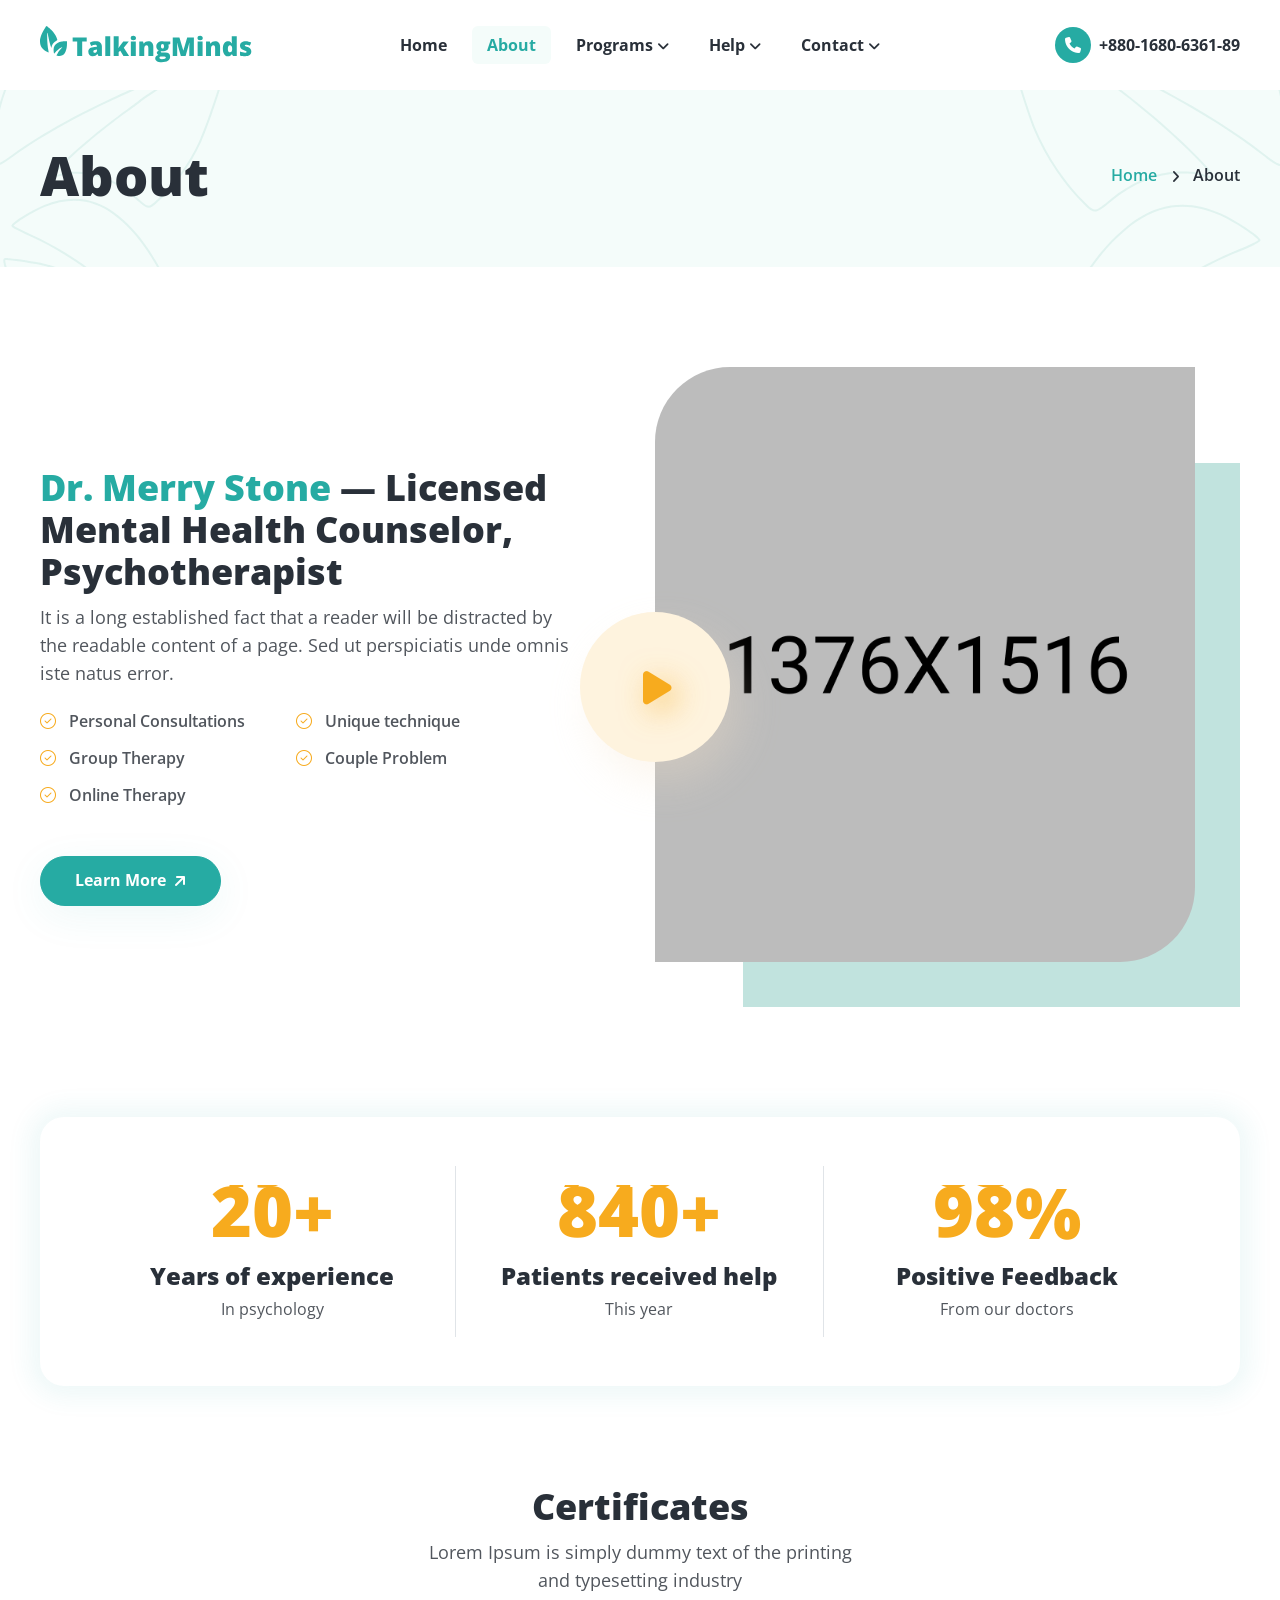
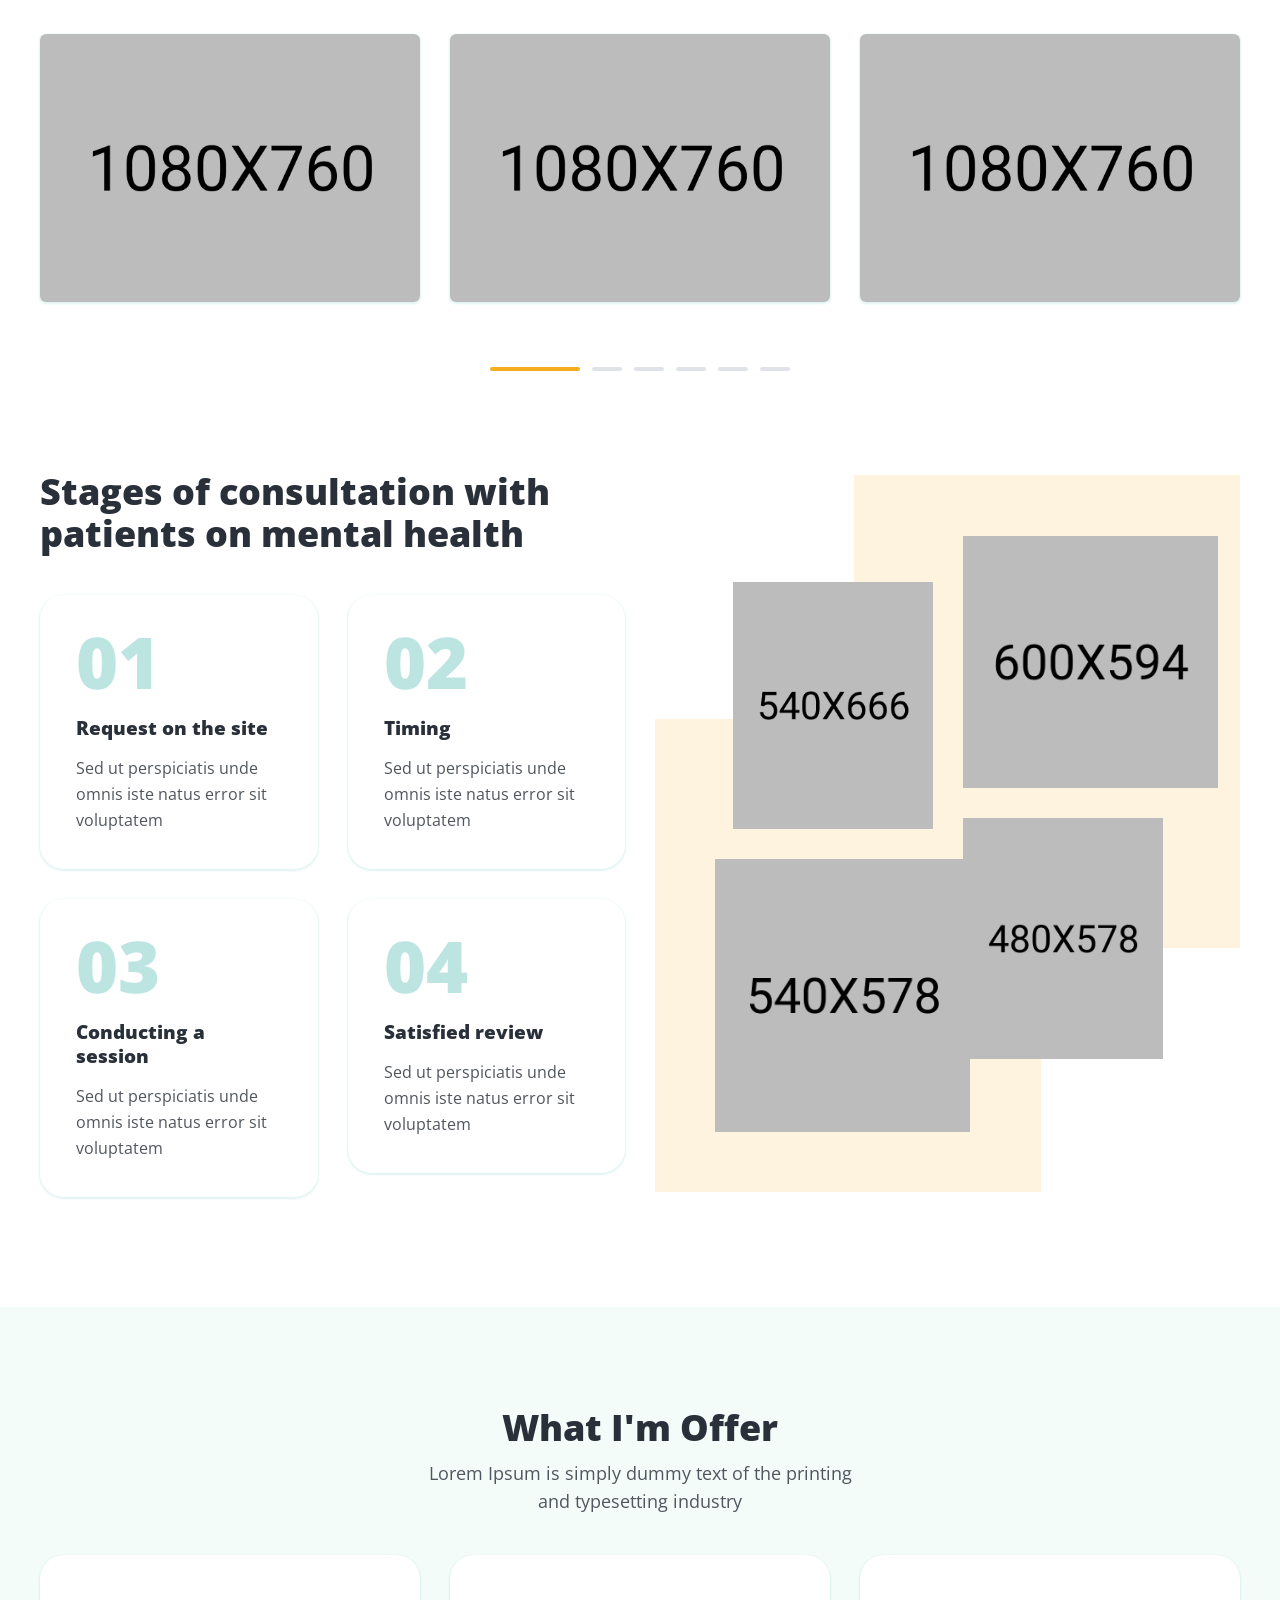
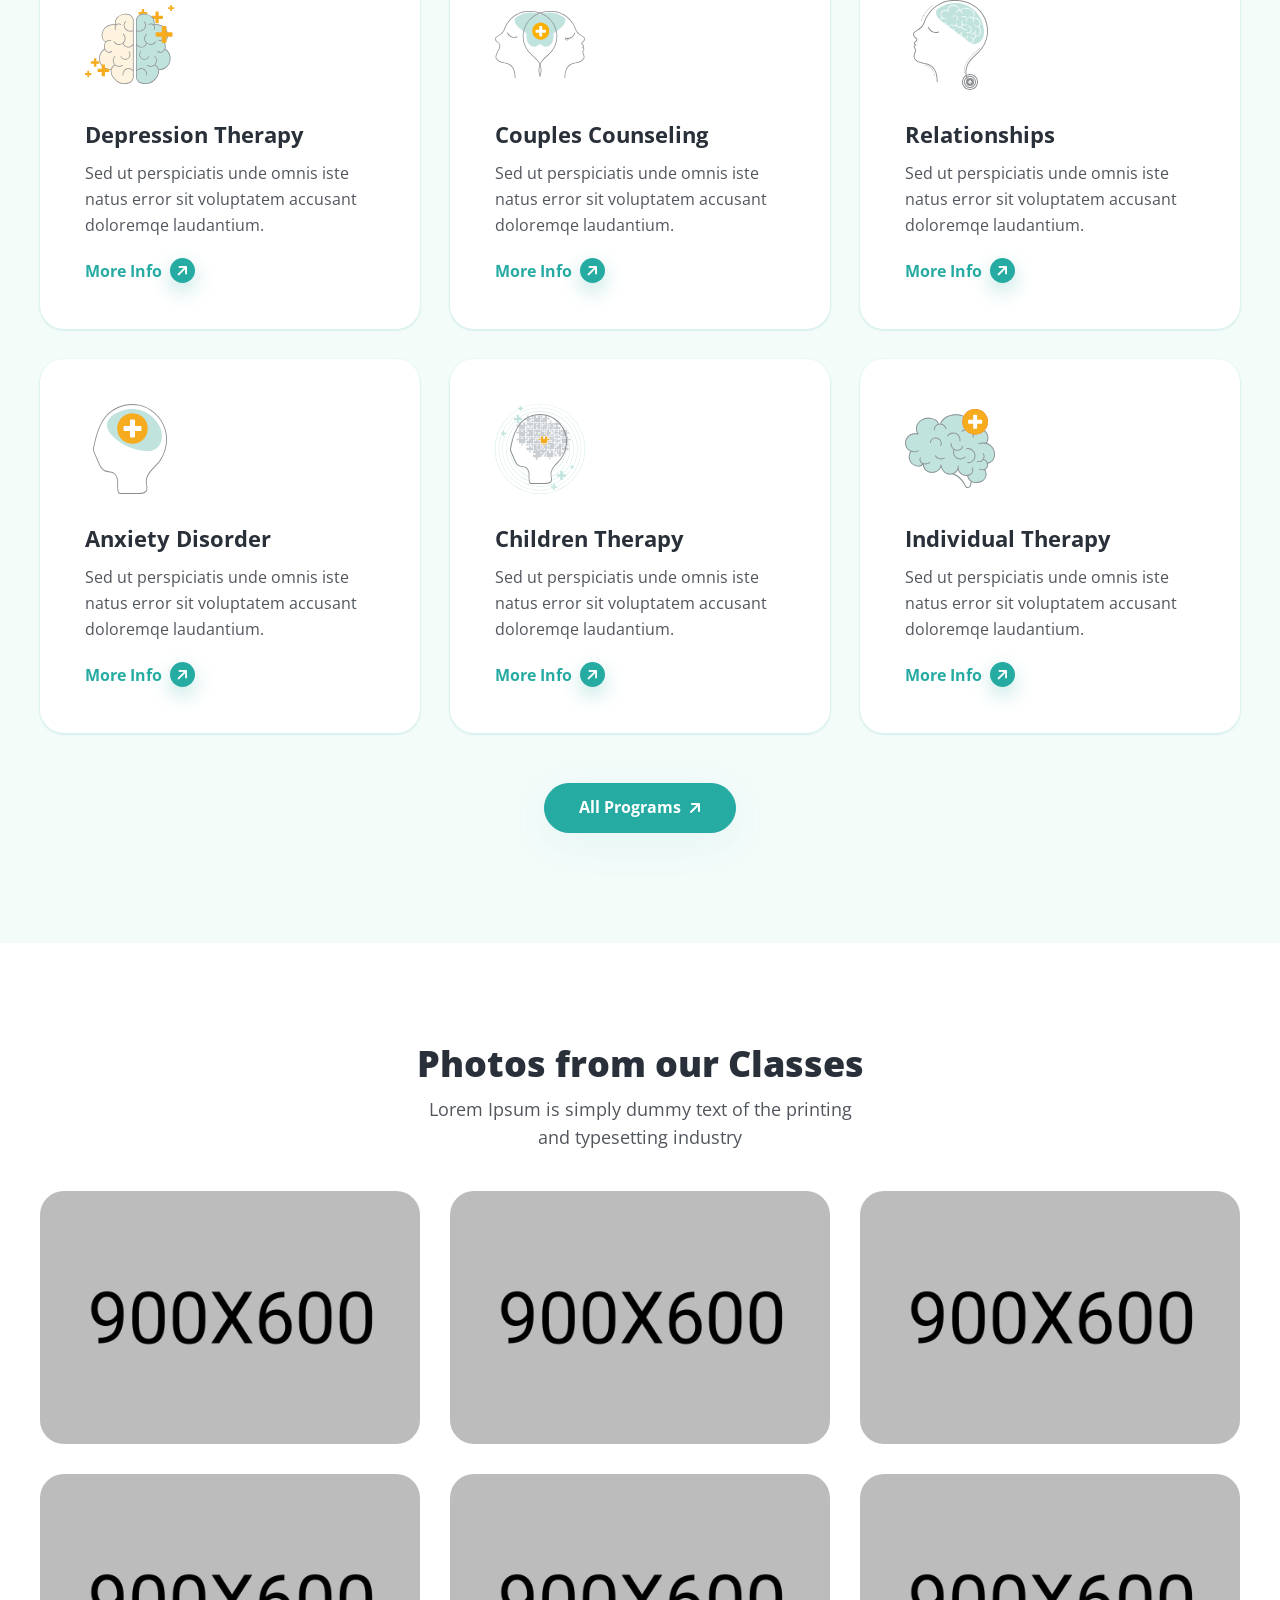
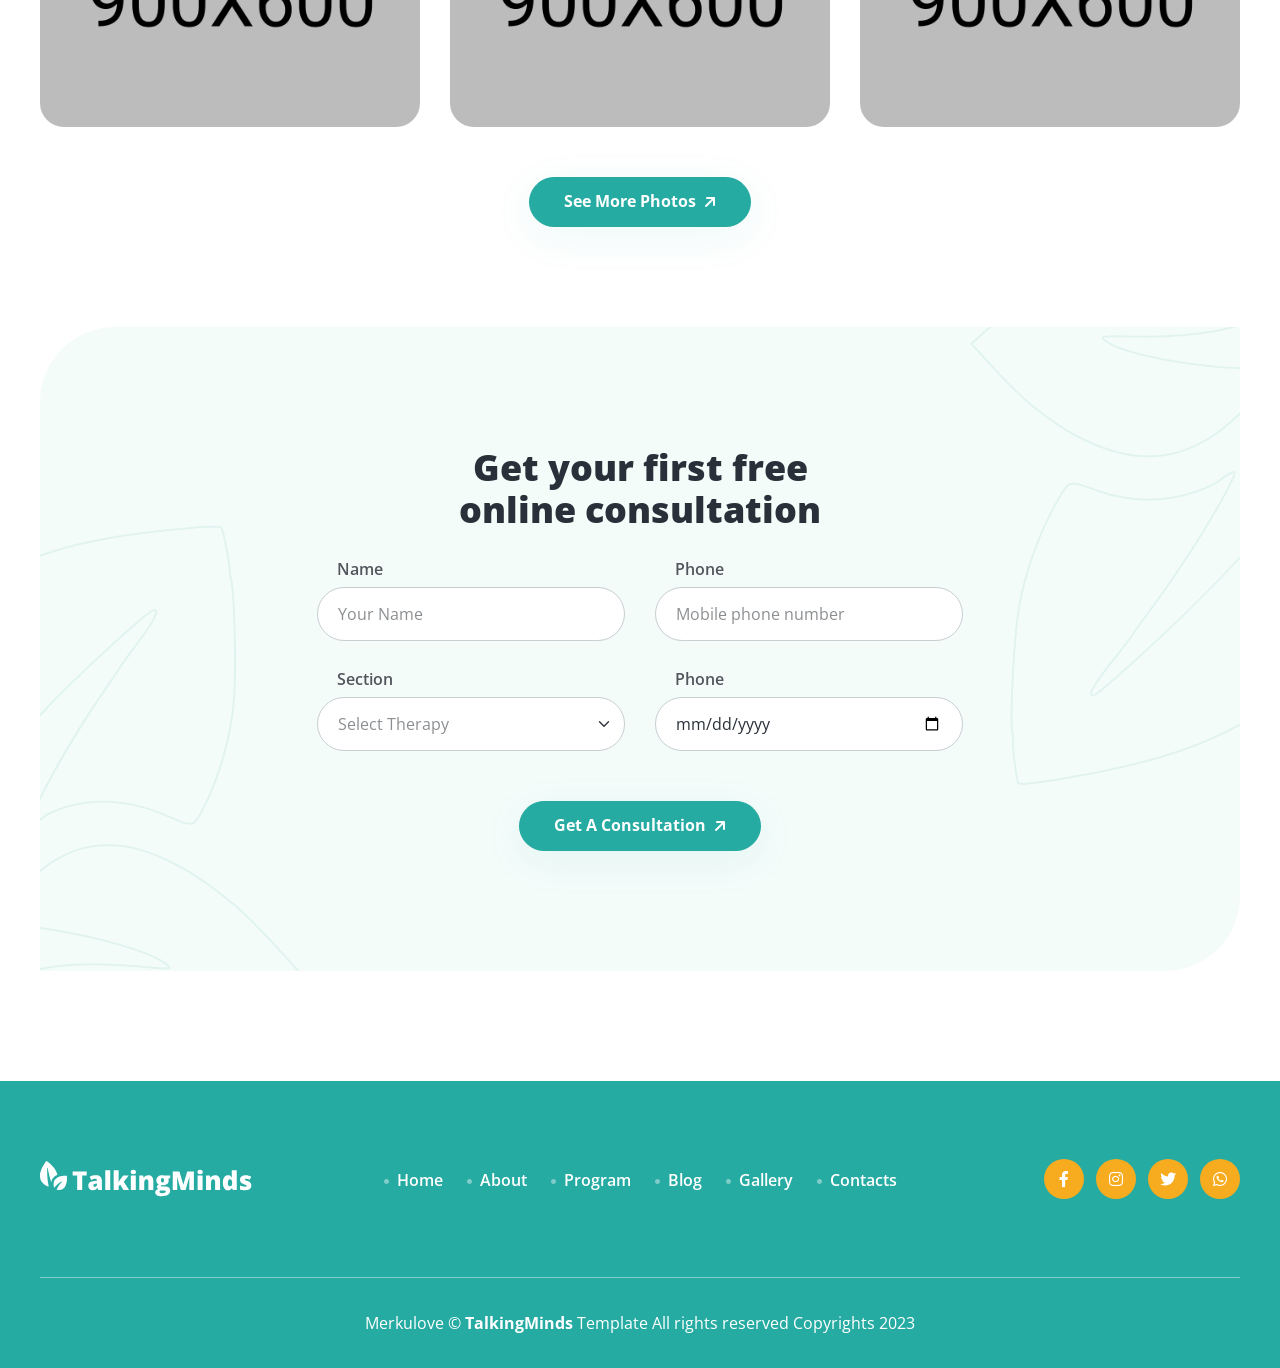
<file: about.html>
<!doctype html>
<html lang="en">

  <head>

    <meta charset="utf-8">
    <meta name="viewport" content="width=device-width, initial-scale=1, shrink-to-fit=no">
    <meta http-equiv="x-ua-compatible" content="ie=edge">

    <title>About Us - Talking Minds – Psychotherapist Site Template</title>
    <link rel="shortcut icon" href="assets/images/site_logo/favourite_icon.svg">

    <!-- Fraimwork - CSS Include -->
    <link rel="stylesheet" type="text/css" href="assets/css/bootstrap.min.css">

    <!-- Icon Font - CSS Include -->
    <link rel="stylesheet" type="text/css" href="assets/css/fontawesome.min.css">

    <!-- Animation - CSS Include -->
    <link rel="stylesheet" type="text/css" href="assets/css/animate.min.css">

    <!-- Cursor - CSS Include -->
    <link rel="stylesheet" type="text/css" href="assets/css/cursor.min.css">

    <!-- Carousel - CSS Include -->
    <link rel="stylesheet" type="text/css" href="assets/css/slick.min.css">
    <link rel="stylesheet" type="text/css" href="assets/css/slick-theme.min.css">

    <!-- Video & Image Popup - CSS Include -->
    <link rel="stylesheet" type="text/css" href="assets/css/magnific-popup.min.css">

    <!-- Counter - CSS Include -->
    <link rel="stylesheet" type="text/css" href="assets/css/odometer.min.css">

    <!-- Custom - CSS Include -->
    <link rel="stylesheet" type="text/css" href="assets/css/style.css">

  </head>


  <body>

    <!-- Body Wrap - Start -->
    <div class="page_wrapper">

      <!-- Back To Top - Start -->
      <div class="backtotop">
        <a href="#" class="scroll">
          <i class="fa-solid fa-arrow-up"></i>
        </a>
      </div>
      <!-- Back To Top - End -->

      <!-- Site Header - Start
      ================================================== -->
      <header class="site_header">
        <div class="container">
          <div class="row align-items-center">
            <div class="col-lg-3 col-5">
              <div class="site_logo">
                <a class="site_link" href="index.html">
                  <img src="assets/images/site_logo/site_logo_primary.svg" alt="Site Logo – Talking Minds – Psychotherapist Site Template">
                </a>
              </div>
            </div>
            <div class="col-lg-6 col-2">
              <nav class="main_menu navbar navbar-expand-lg">
                <div class="main_menu_inner collapse navbar-collapse justify-content-center" id="main_menu_dropdown">
                  <ul class="main_menu_list unordered_list">
                    <li>
                      <a class="nav-link" href="index.html">Home</a>
                    </li>
                    <li class="active">
                      <a class="nav-link" href="about.html">About</a>
                    </li>
                    <li class="dropdown">
                      <a class="nav-link" href="#" id="programs_submenu" role="button" data-bs-toggle="dropdown" aria-expanded="false">
                        Programs
                      </a>
                      <ul class="dropdown-menu" aria-labelledby="programs_submenu">
                        <li><a href="service.html">Our Services</a></li>
                        <li><a href="service_details.html">Depression Therapy</a></li>
                        <li><a href="service_details_2.html">Relationships</a></li>
                      </ul>
                    </li>
                    <li class="dropdown">
                      <a class="nav-link" href="#" id="help_submenu" role="button" data-bs-toggle="dropdown" aria-expanded="false">
                        Help
                      </a>
                      <ul class="dropdown-menu" aria-labelledby="help_submenu">
                        <li><a href="team.html">Our Team</a></li>
                        <li><a href="gallery.html">Our Gallery</a></li>
                        <li class="dropdown">
                          <a class="nav-link" href="#" id="blog_submenu" role="button" data-bs-toggle="dropdown" aria-expanded="false">
                            Blogs
                          </a>
                          <ul class="dropdown-menu" aria-labelledby="blog_submenu">
                            <li><a href="blog.html">Blog Grid</a></li>
                            <li><a href="blog_list.html">Blog Listing</a></li>
                            <li><a href="blog_details.html">Blog Details</a></li>
                          </ul>
                        </li>
                        <li><a href="faq.html">F.A.Q.</a></li>
                        <li><a href="error.html">404 Error</a></li>
                      </ul>
                    </li>
                    <li class="dropdown">
                      <a class="nav-link" href="#" id="contact_submenu" role="button" data-bs-toggle="dropdown" aria-expanded="false">
                        Contact
                      </a>
                      <ul class="dropdown-menu" aria-labelledby="contact_submenu">
                        <li><a class="nav-link" href="contact.html">Clinic Contacts</a></li>
                        <li><a class="nav-link" href="contact_2.html">Contact Information</a></li>
                        <li><a class="nav-link" href="contact_3.html">Contact Details</a></li>
                      </ul>
                    </li>
                  </ul>
                </div>
              </nav>
            </div>
            <div class="col-lg-3 col-5">
              <ul class="header_btns_group unordered_list justify-content-end">
                <li>
                  <button class="mobile_menu_btn" type="button" data-bs-toggle="collapse" data-bs-target="#main_menu_dropdown" aria-expanded="false" aria-label="Toggle navigation">
                    <i class="far fa-bars"></i>
                  </button>
                </li>
                <li>
                  <a class="btn_hotline" href="tel:+8801680636189">
                    <span class="btn_icon">
                      <i class="fa-solid fa-phone"></i>
                    </span>
                    <span class="btn_text">+880-1680-6361-89</span>
                  </a>
                </li>
              </ul>
            </div>
          </div>
        </div>
      </header>
      <!-- Site Header - End
      ================================================== -->

      <!-- Main Body - Start
      ================================================== -->
      <main class="page_content">

        <!-- Page Banner - Start
        ================================================== -->
        <section class="page_banner decoration_wrapper">
          <div class="container">
            <div class="row align-items-center">
              <div class="col-lg-6">
                <h1 class="page_title mb-0">About</h1>
              </div>
              <div class="col-lg-6">
                <ul class="breadcrumb_nav unordered_list justify-content-lg-end justify-content-center">
                  <li><a href="index.html">Home</a></li>
                  <li>About</li>
                </ul>
              </div>
            </div>
          </div>
          <div class="decoration_item shape_leaf_1">
            <img src="assets/images/shapes/shape_leaf_left.svg" alt="Shape Leaf - Talking Minds - Psychotherapist Site Template">
          </div>
          <div class="decoration_item shape_leaf_2">
            <img src="assets/images/shapes/shape_leaf_right.svg" alt="Shape Leaf - Talking Minds - Psychotherapist Site Template">
          </div>
        </section>
        <!-- Page Banner - End
        ================================================== -->

        <!-- About Section - Start
        ================================================== -->
        <section class="about_section section_space_lg">
          <div class="container">
            <div class="row align-items-center justify-content-lg-between">
              <div class="col-lg-6 order-lg-last">
                <div class="image_widget">
                  <img src="assets/images/about/about_image_1-min.jpg" alt="About Image - Talking Minds – Psychotherapist Site Template">
                  <div class="image_shape bg_primary_light"></div>
                  <div class="about_video_icon">
                    <a class="video_play_btn popup_video" href="https://www.youtube.com/watch?v=7e90gBu4pas">
                      <i class="fa-duotone fa-play"></i>
                    </a>
                  </div>
                </div>
              </div>
              <div class="col-lg-6">
                <div class="about_content">
                  <div class="section_heading mb-4">
                    <h2 class="section_heading_text">
                      <mark>Dr. Merry Stone</mark> — Licensed Mental Health Counselor, Psychotherapist  
                    </h2>
                    <p class="section_heading_description mb-0 ">
                      It is a long established fact that a reader will be distracted by the readable content of a page. Sed ut perspiciatis unde omnis iste natus error.
                    </p>
                  </div>
                  <div class="row">
                    <div class="col-md-5 col-sm-6">
                      <ul class="info_list unordered_list_block">
                        <li>
                          <span class="info_icon">
                            <i class="fa-light fa-circle-check"></i>
                          </span>
                          <span class="info_text">Personal Consultations</span>
                        </li>
                        <li>
                          <span class="info_icon">
                            <i class="fa-light fa-circle-check"></i>
                          </span>
                          <span class="info_text">Group Therapy</span>
                        </li>
                        <li>
                          <span class="info_icon">
                            <i class="fa-light fa-circle-check"></i>
                          </span>
                          <span class="info_text">Online Therapy</span>
                        </li>
                      </ul>
                    </div>
                    <div class="col-md-5 col-sm-6">
                      <ul class="info_list unordered_list_block">
                        <li>
                          <span class="info_icon">
                            <i class="fa-light fa-circle-check"></i>
                          </span>
                          <span class="info_text">Unique technique</span>
                        </li>
                        <li>
                          <span class="info_icon">
                            <i class="fa-light fa-circle-check"></i>
                          </span>
                          <span class="info_text">Couple Problem</span>
                        </li>
                      </ul>
                    </div>
                  </div>
                  <div class="btn_wrap pb-0">
                    <a class="btn btn-primary" href="about.html">
                      <span class="btn_text" data-text="Learn More">
                        Learn More
                      </span>
                      <span class="btn_icon">
                        <i class="fa-solid fa-arrow-up-right"></i>
                      </span>
                    </a>
                  </div>
                </div>
              </div>
            </div>
          </div>
        </section>
        <!-- About Section - End
        ================================================== -->

        <!-- Counter Section - Start
        ================================================== -->
        <section class="funfact_section">
          <div class="container">
            <div class="counter_wrapper">
              <div class="row align-items-center text-center">
                <div class="col-lg-4 col-md-4 col-sm-4">
                  <div class="counter_item">
                    <div class="counter_value">
                      <span class="odometer" data-count="20">0</span>
                      <span>+</span>
                    </div>
                    <h3 class="counter_title">Years of experience</h3>
                    <p class="counter_description mb-0">
                      In psychology
                    </p>
                  </div>
                </div>
                <div class="col-lg-4 col-md-4 col-sm-4">
                  <div class="counter_item">
                    <div class="counter_value">
                      <span class="odometer" data-count="840">0</span>
                      <span>+</span>
                    </div>
                    <h3 class="counter_title">Patients received help</h3>
                    <p class="counter_description mb-0">
                      This year
                    </p>
                  </div>
                </div>
                <div class="col-lg-4 col-md-4 col-sm-4">
                  <div class="counter_item">
                    <div class="counter_value">
                      <span class="odometer" data-count="98">0</span>
                      <span>%</span>
                    </div>
                    <h3 class="counter_title">Positive Feedback</h3>
                    <p class="counter_description mb-0">
                      From our doctors
                    </p>
                  </div>
                </div>
              </div>
            </div>
          </div>
        </section>
        <!-- Counter Section - End
        ================================================== -->

        <!-- Certificate Section - Start
        ================================================== -->
        <section class="certificate_section section_space_lg pb-0">
          <div class="container">
            <div class="section_heading text-center">
              <h2 class="section_heading_text">Certificates</h2>
              <p class="section_heading_description mb-0 ">
                Lorem Ipsum is simply dummy text of the printing and typesetting industry
              </p>
            </div>
            <div class="certificates_carousel row zoom-gallery" data-slick='{"arrows": false}'>
              <div class="col- carousel_item">
                <a class="certificate_image popup_image" data-cursor-text="Scroll" href="assets/images/certificate/certificate_image_1-min.jpg">
                  <img src="assets/images/certificate/certificate_image_1-min.jpg" alt="Talking Minds - Psychotherapist Site Template">
                </a>
              </div>
              <div class="col- carousel_item">
                <a class="certificate_image popup_image" data-cursor-text="Scroll" href="assets/images/certificate/certificate_image_2-min.jpg">
                  <img src="assets/images/certificate/certificate_image_2-min.jpg" alt="Talking Minds - Psychotherapist Site Template">
                </a>
              </div>
              <div class="col- carousel_item">
                <a class="certificate_image popup_image" data-cursor-text="Scroll" href="assets/images/certificate/certificate_image_3-min.jpg">
                  <img src="assets/images/certificate/certificate_image_3-min.jpg" alt="Talking Minds - Psychotherapist Site Template">
                </a>
              </div>
              <div class="col- carousel_item">
                <a class="certificate_image popup_image" data-cursor-text="Scroll" href="assets/images/certificate/certificate_image_1-min.jpg">
                  <img src="assets/images/certificate/certificate_image_1-min.jpg" alt="Talking Minds - Psychotherapist Site Template">
                </a>
              </div>
              <div class="col- carousel_item">
                <a class="certificate_image popup_image" data-cursor-text="Scroll" href="assets/images/certificate/certificate_image_2-min.jpg">
                  <img src="assets/images/certificate/certificate_image_2-min.jpg" alt="Talking Minds - Psychotherapist Site Template">
                </a>
              </div>
              <div class="col- carousel_item">
                <a class="certificate_image popup_image" data-cursor-text="Scroll" href="assets/images/certificate/certificate_image_3-min.jpg">
                  <img src="assets/images/certificate/certificate_image_3-min.jpg" alt="Talking Minds - Psychotherapist Site Template">
                </a>
              </div>
            </div>
          </div>
        </section>
        <!-- Certificate Section - End
        ================================================== -->

        <!-- Work Process Section - Start
        ================================================== -->
        <section class="work_process_section section_space_lg">
          <div class="container">
            <div class="row align-items-center">
              <div class="col-lg-6 order-lg-last">
                <div class="images_group_widget">
                  <ul class="unordered_list">
                    <li>
                      <img src="assets/images/about/about_image_6-min.png" alt="Talking Minds - Psychotherapist Site Template">
                      <img src="assets/images/about/about_image_7-min.png" alt="Talking Minds - Psychotherapist Site Template">
                    </li>
                    <li>
                      <img src="assets/images/about/about_image_8-min.png" alt="Talking Minds - Psychotherapist Site Template">
                      <img src="assets/images/about/about_image_9-min.png" alt="Talking Minds - Psychotherapist Site Template">
                    </li>
                  </ul>
                </div>
              </div>
              <div class="col-lg-6">
                <div class="section_heading">
                  <h2 class="section_heading_text mb-0">
                    Stages of consultation with patients on mental health
                  </h2>
                </div>
                <div class="row">
                  <div class="col-md-6 col-sm-6">
                    <div class="work_process_item">
                      <div class="serial_number">01</div>
                      <h3 class="item_title">Request on the site</h3>
                      <p class="mb-0">
                        Sed ut perspiciatis unde omnis iste natus error sit voluptatem
                      </p>
                    </div>
                  </div>
                  <div class="col-md-6 col-sm-6">
                    <div class="work_process_item">
                      <div class="serial_number">02</div>
                      <h3 class="item_title">Timing</h3>
                      <p class="mb-0">
                        Sed ut perspiciatis unde omnis iste natus error sit voluptatem
                      </p>
                    </div>
                  </div>
                  <div class="col-md-6 col-sm-6">
                    <div class="work_process_item">
                      <div class="serial_number">03</div>
                      <h3 class="item_title">Conducting a session</h3>
                      <p class="mb-0">
                        Sed ut perspiciatis unde omnis iste natus error sit voluptatem
                      </p>
                    </div>
                  </div>
                  <div class="col-md-6 col-sm-6">
                    <div class="work_process_item">
                      <div class="serial_number">04</div>
                      <h3 class="item_title">Satisfied review</h3>
                      <p class="mb-0">
                        Sed ut perspiciatis unde omnis iste natus error sit voluptatem
                      </p>
                    </div>
                  </div>
                </div>
              </div>
            </div>
          </div>
        </section>
        <!-- Work Process Section - End
        ================================================== -->

        <!-- Service Section - Start
        ================================================== -->
        <section class="service_section section_space_lg bg_primary_light">
          <div class="container">
            <div class="section_heading text-center">
              <h2 class="section_heading_text">What I'm Offer</h2>
              <p class="section_heading_description mb-0 ">
                Lorem Ipsum is simply dummy text of the printing and typesetting industry
              </p>
            </div>

            <div class="row justify-content-center">
              <div class="col-lg-4 col-md-6 col-sm-6">
                <div class="service_item">
                  <div class="item_icon">
                    <img src="assets/images/icons/icon_brain.svg" alt="Brain Icon - Talking Minds – Psychotherapist Site Template">
                  </div>
                  <div class="item_contact">
                    <h3 class="item_title">Depression Therapy</h3>
                    <p>
                      Sed ut perspiciatis unde omnis iste natus error sit voluptatem accusant doloremqe laudantium.
                    </p>
                    <a class="btn-link" href="service_details.html">
                      <span class="btn_text">More Info</span>
                      <span class="btn_icon"><i class="fa-solid fa-arrow-up-right"></i></span>
                    </a>
                  </div>
                </div>
              </div>
              <div class="col-lg-4 col-md-6 col-sm-6">
                <div class="service_item">
                  <div class="item_icon">
                    <img src="assets/images/icons/icon_head_double.svg" alt="Head Double Icon - Talking Minds – Psychotherapist Site Template">
                  </div>
                  <div class="item_contact">
                    <h3 class="item_title">Couples Counseling</h3>
                    <p>
                      Sed ut perspiciatis unde omnis iste natus error sit voluptatem accusant doloremqe laudantium.
                    </p>
                    <a class="btn-link" href="service_details.html">
                      <span class="btn_text">More Info</span>
                      <span class="btn_icon"><i class="fa-solid fa-arrow-up-right"></i></span>
                    </a>
                  </div>
                </div>
              </div>
              <div class="col-lg-4 col-md-6 col-sm-6">
                <div class="service_item">
                  <div class="item_icon">
                    <img src="assets/images/icons/icon_head.svg" alt="Brain Icon - Talking Minds – Psychotherapist Site Template">
                  </div>
                  <div class="item_contact">
                    <h3 class="item_title">Relationships</h3>
                    <p>
                      Sed ut perspiciatis unde omnis iste natus error sit voluptatem accusant doloremqe laudantium.
                    </p>
                    <a class="btn-link" href="service_details.html">
                      <span class="btn_text">More Info</span>
                      <span class="btn_icon"><i class="fa-solid fa-arrow-up-right"></i></span>
                    </a>
                  </div>
                </div>
              </div>
              <div class="col-lg-4 col-md-6 col-sm-6">
                <div class="service_item">
                  <div class="item_icon">
                    <img src="assets/images/icons/icon_head_plus.svg" alt="Brain Icon - Talking Minds – Psychotherapist Site Template">
                  </div>
                  <div class="item_contact">
                    <h3 class="item_title">Anxiety Disorder</h3>
                    <p>
                      Sed ut perspiciatis unde omnis iste natus error sit voluptatem accusant doloremqe laudantium.
                    </p>
                    <a class="btn-link" href="service_details.html">
                      <span class="btn_text">More Info</span>
                      <span class="btn_icon"><i class="fa-solid fa-arrow-up-right"></i></span>
                    </a>
                  </div>
                </div>
              </div>
              <div class="col-lg-4 col-md-6 col-sm-6">
                <div class="service_item">
                  <div class="item_icon">
                    <img src="assets/images/icons/icon_head_children.svg" alt="Head Double Icon - Talking Minds – Psychotherapist Site Template">
                  </div>
                  <div class="item_contact">
                    <h3 class="item_title">Children Therapy</h3>
                    <p>
                      Sed ut perspiciatis unde omnis iste natus error sit voluptatem accusant doloremqe laudantium.
                    </p>
                    <a class="btn-link" href="service_details.html">
                      <span class="btn_text">More Info</span>
                      <span class="btn_icon"><i class="fa-solid fa-arrow-up-right"></i></span>
                    </a>
                  </div>
                </div>
              </div>
              <div class="col-lg-4 col-md-6 col-sm-6">
                <div class="service_item">
                  <div class="item_icon">
                    <img src="assets/images/icons/icon_brain_plus.svg" alt="Brain Icon - Talking Minds – Psychotherapist Site Template">
                  </div>
                  <div class="item_contact">
                    <h3 class="item_title">Individual Therapy</h3>
                    <p>
                      Sed ut perspiciatis unde omnis iste natus error sit voluptatem accusant doloremqe laudantium.
                    </p>
                    <a class="btn-link" href="service_details.html">
                      <span class="btn_text">More Info</span>
                      <span class="btn_icon"><i class="fa-solid fa-arrow-up-right"></i></span>
                    </a>
                  </div>
                </div>
              </div>
            </div>

            <div class="btn_wrap pb-0 text-center">
              <a class="btn btn-primary" href="service.html">
                <span class="btn_text" data-text="All Programs">
                  All Programs
                </span>
                <span class="btn_icon">
                  <i class="fa-solid fa-arrow-up-right"></i>
                </span>
              </a>
            </div>
          </div>
        </section>
        <!-- Service Section - End
        ================================================== -->

        <!-- Gallery Section - Start
        ================================================== -->
        <section class="gallery_section section_space_lg pb-0">
          <div class="container">
            <div class="section_heading text-center">
              <h2 class="section_heading_text">Photos from our Classes</h2>
              <p class="section_heading_description mb-0">
                Lorem Ipsum is simply dummy text of the printing and typesetting industry
              </p>
            </div>

            <div class="zoom-gallery row justify-content-center">
              <div class="col-lg-4 col-md-6 col-sm-6">
                <a class="gallery_item popup_image" href="assets/images/gallery/gallery_image_1-min.jpg">
                  <img src="assets/images/gallery/gallery_image_1-min.jpg" alt="Talking Minds - Psychotherapist Site Template">
                </a>
              </div>
              <div class="col-lg-4 col-md-6 col-sm-6">
                <a class="gallery_item popup_image" href="assets/images/gallery/gallery_image_2-min.jpg">
                  <img src="assets/images/gallery/gallery_image_2-min.jpg" alt="Talking Minds - Psychotherapist Site Template">
                </a>
              </div>
              <div class="col-lg-4 col-md-6 col-sm-6">
                <a class="gallery_item popup_image" href="assets/images/gallery/gallery_image_3-min.jpg">
                  <img src="assets/images/gallery/gallery_image_3-min.jpg" alt="Talking Minds - Psychotherapist Site Template">
                </a>
              </div>
              <div class="col-lg-4 col-md-6 col-sm-6">
                <a class="gallery_item popup_image" href="assets/images/gallery/gallery_image_4-min.jpg">
                  <img src="assets/images/gallery/gallery_image_4-min.jpg" alt="Talking Minds - Psychotherapist Site Template">
                </a>
              </div>
              <div class="col-lg-4 col-md-6 col-sm-6">
                <a class="gallery_item popup_image" href="assets/images/gallery/gallery_image_5-min.jpg">
                  <img src="assets/images/gallery/gallery_image_5-min.jpg" alt="Talking Minds - Psychotherapist Site Template">
                </a>
              </div>
              <div class="col-lg-4 col-md-6 col-sm-6">
                <a class="gallery_item popup_image" href="assets/images/gallery/gallery_image_6-min.jpg">
                  <img src="assets/images/gallery/gallery_image_6-min.jpg" alt="Talking Minds - Psychotherapist Site Template">
                </a>
              </div>
            </div>

            <div class="btn_wrap pb-0 text-center">
              <a class="btn btn-primary" href="gallery.html">
                <span class="btn_text" data-text="See More Photos">
                  See More Photos
                </span>
                <span class="btn_icon">
                  <i class="fa-solid fa-arrow-up-right"></i>
                </span>
              </a>
            </div>
          </div>
        </section>
        <!-- Gallery Section - End
        ================================================== -->

        <!-- Consultation Section - Start
        ================================================== -->
        <section class="consultation_section section_space_lg">
          <div class="container">
            <div class="consultation_form bg_primary_light decoration_wrapper">
              <div class="section_heading text-center">
                <h2 class="section_heading_text mb-0">
                  <span class="d-md-block">Get your first free</span> online consultation 
                </h2>
              </div>
              <div class="row justify-content-center">
                <div class="col-lg-7">
                  <div class="row">
                    <div class="col-md-6">
                      <div class="form-group">
                        <label for="input_name">Name</label>
                        <input id="input_name" class="form-control" type="text" name="name" placeholder="Your Name">
                      </div>
                    </div>
                    <div class="col-md-6">
                      <div class="form-group">
                        <label for="input_phone">Phone</label>
                        <input id="input_phone" class="form-control" type="tel" name="phone" placeholder="Mobile phone number">
                      </div>
                    </div>
                    <div class="col-md-6">
                      <div class="form-group">
                        <label for="select_therapy">Section</label>
                        <select id="select_therapy" class="form-select" aria-label="Therapy Select Options">
                          <option selected>Select Therapy</option>
                          <option value="Therapy One">Therapy One</option>
                          <option value="Therapy Two">Therapy Two</option>
                          <option value="Therapy Three">Therapy Three</option>
                        </select>
                      </div>
                    </div>
                    <div class="col-md-6">
                      <div class="form-group">
                        <label for="input_calendar">Phone</label>
                        <input id="input_calendar" class="form-control" type="date" name="date">
                      </div>
                    </div>
                  </div>
                  <div class="btn_wrap pb-0 text-center">
                    <button type="submit" class="btn btn-primary">
                      <span class="btn_text" data-text="Get A Consultation">
                        Get A Consultation
                      </span>
                      <span class="btn_icon">
                        <i class="fa-solid fa-arrow-up-right"></i>
                      </span>
                    </button>
                  </div>
                </div>
              </div>
              <div class="decoration_item shape_leaf_1">
                <img src="assets/images/shapes/shape_leaf_right_top.svg" alt="Shape Leaf - Talking Minds - Psychotherapist Site Template">
              </div>
              <div class="decoration_item shape_leaf_2">
                <img src="assets/images/shapes/shape_leaf_left_bottom.svg" alt="Shape Leaf - Talking Minds - Psychotherapist Site Template">
              </div>
            </div>
          </div>
        </section>
        <!-- Consultation Section - End
        ================================================== -->

      </main>
      <!-- Main Body - End
      ================================================== -->

      <!-- Site Footer - Start
      ================================================== -->
      <footer class="site_footer bg_primary">
        <div class="container">
          <div class="site_footer_content">
            <div class="row align-items-center">
              <div class="col-lg-3">
                <div class="site_logo">
                  <a class="site_link" href="index.html">
                    <img src="assets/images/site_logo/site_logo_white.svg" alt="Site Logo – Talking Minds – Psychotherapist Site Template">
                  </a>
                </div>
              </div>
              <div class="col-lg-6">
                <ul class="info_list unordered_list justify-content-center">
                  <li>
                    <a href="index.html">
                      <span class="info_icon">
                        <i class="fa-solid fa-circle"></i>
                      </span>
                      <span class="info_text">Home</span>
                    </a>
                  </li>
                  <li>
                    <a href="about.html">
                      <span class="info_icon">
                        <i class="fa-solid fa-circle"></i>
                      </span>
                      <span class="info_text">About</span>
                    </a>
                  </li>
                  <li>
                    <a href="service.html">
                      <span class="info_icon">
                        <i class="fa-solid fa-circle"></i>
                      </span>
                      <span class="info_text">Program</span>
                    </a>
                  </li>
                  <li>
                    <a href="blog.html">
                      <span class="info_icon">
                        <i class="fa-solid fa-circle"></i>
                      </span>
                      <span class="info_text">Blog</span>
                    </a>
                  </li>
                  <li>
                    <a href="gallery.html">
                      <span class="info_icon">
                        <i class="fa-solid fa-circle"></i>
                      </span>
                      <span class="info_text">Gallery</span>
                    </a>
                  </li>
                  <li>
                    <a href="contact.html">
                      <span class="info_icon">
                        <i class="fa-solid fa-circle"></i>
                      </span>
                      <span class="info_text">Contacts</span>
                    </a>
                  </li>
                </ul>
              </div>
              <div class="col-lg-3">
                <ul class="social_links unordered_list justify-content-center justify-content-lg-end">
                  <li><a href="#!"><i class="fa-brands fa-facebook-f"></i></a></li>
                  <li><a href="#!"><i class="fa-brands fa-instagram"></i></a></li>
                  <li><a href="#!"><i class="fa-brands fa-twitter"></i></a></li>
                  <li><a href="#!"><i class="fa-brands fa-whatsapp"></i></a></li>
                </ul>
              </div>
            </div>
          </div>
          <div class="copyright_widget text-center">
            <p class="copyright_text m-0">Merkulove © <b>TalkingMinds</b> Template All rights reserved Copyrights 2023</p>
          </div>
        </div>
      </footer>
      <!-- Site Footer - End
      ================================================== -->

    </div>
    <!-- Body Wrap - End -->

    <!-- Fraimwork - Jquery Include -->
    <script src="assets/js/jquery.min.js"></script>
    <script src="assets/js/popper.min.js"></script>
    <script src="assets/js/bootstrap.min.js"></script>
    <script src="assets/js/bootstrap-dropdown-ml-hack.min.js"></script>

    <!-- animation - jquery include -->
    <script src="assets/js/cursor.min.js"></script>

    <!-- Carousel - Jquery Include -->
    <script src="assets/js/slick.min.js"></script>

    <!-- Video & Image Popup - Jquery Include -->
    <script src="assets/js/magnific-popup.min.js"></script>
    
    <!-- Counter - Jquery Include -->
    <script src="assets/js/appear.min.js"></script>
    <script src="assets/js/odometer.min.js"></script>

    <!-- Custom - Jquery Include -->
    <script src="assets/js/main.js"></script>

  </body>
</html>
</file>
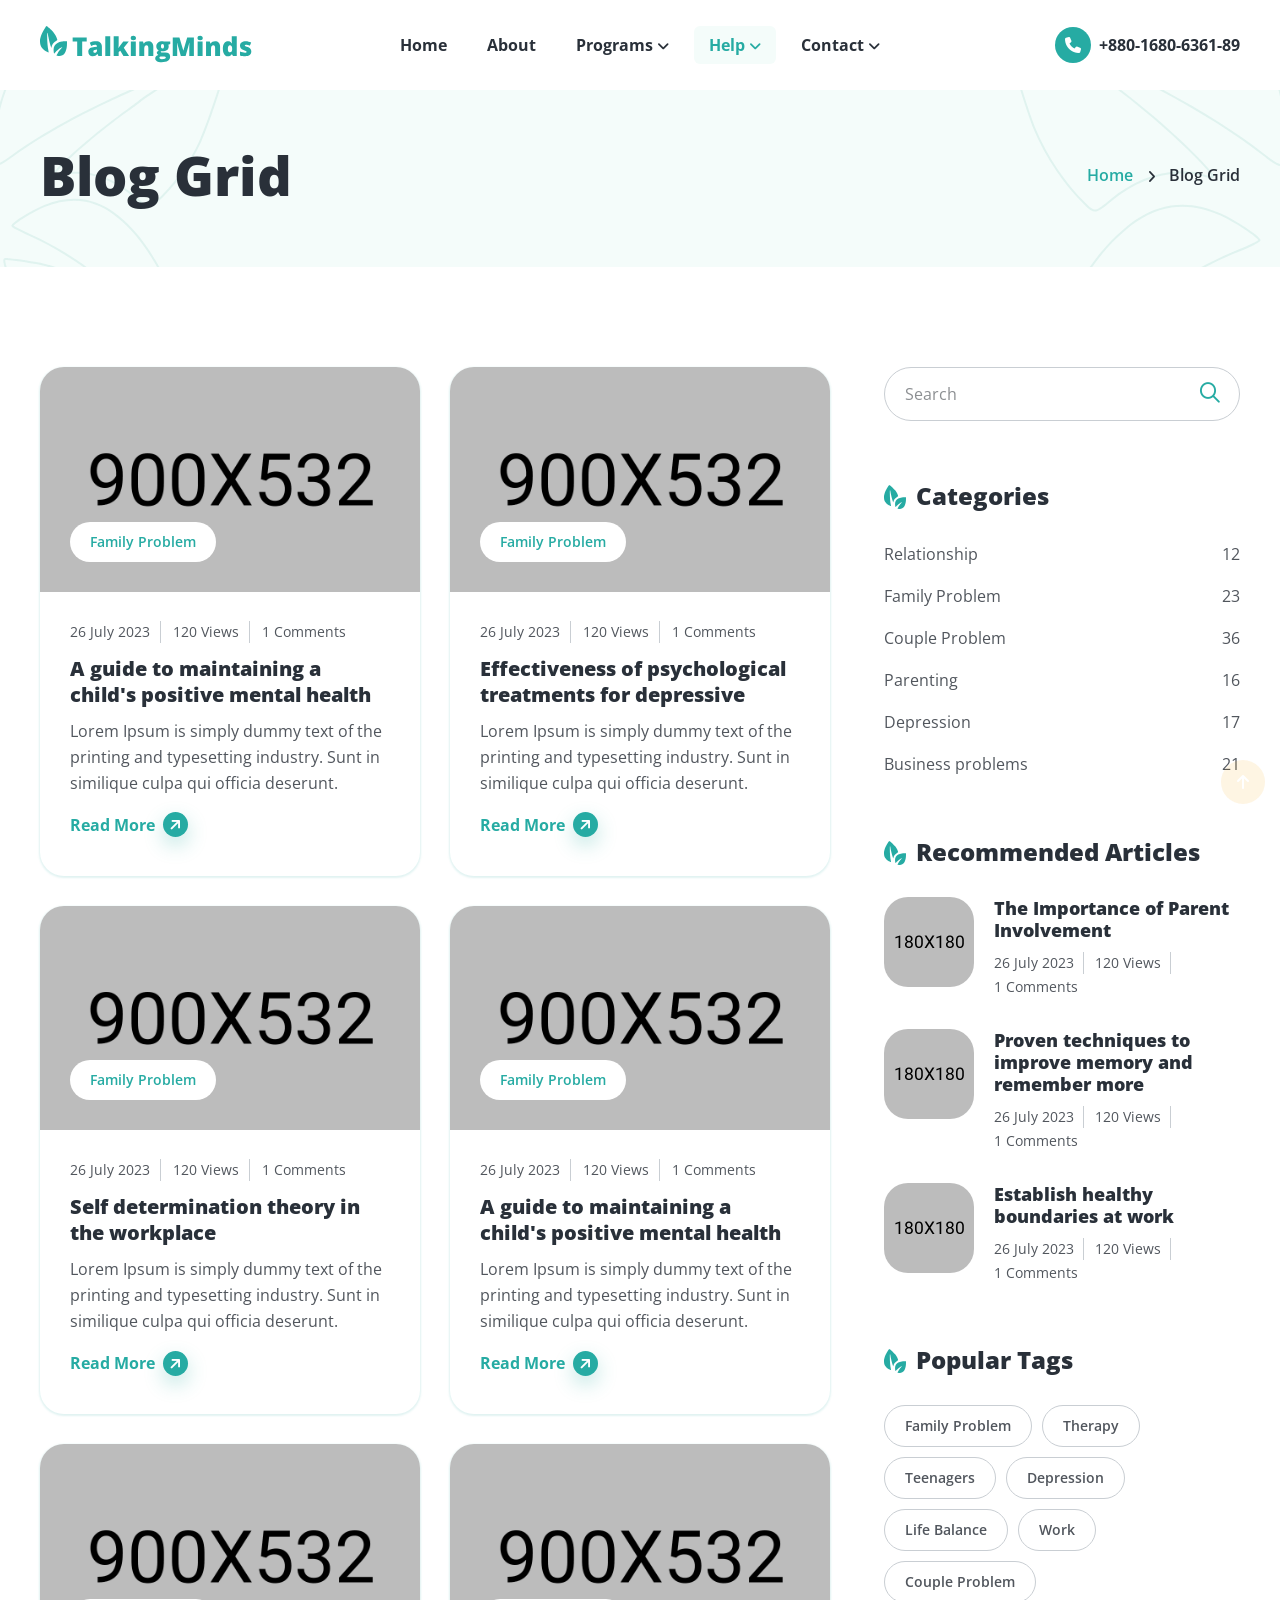
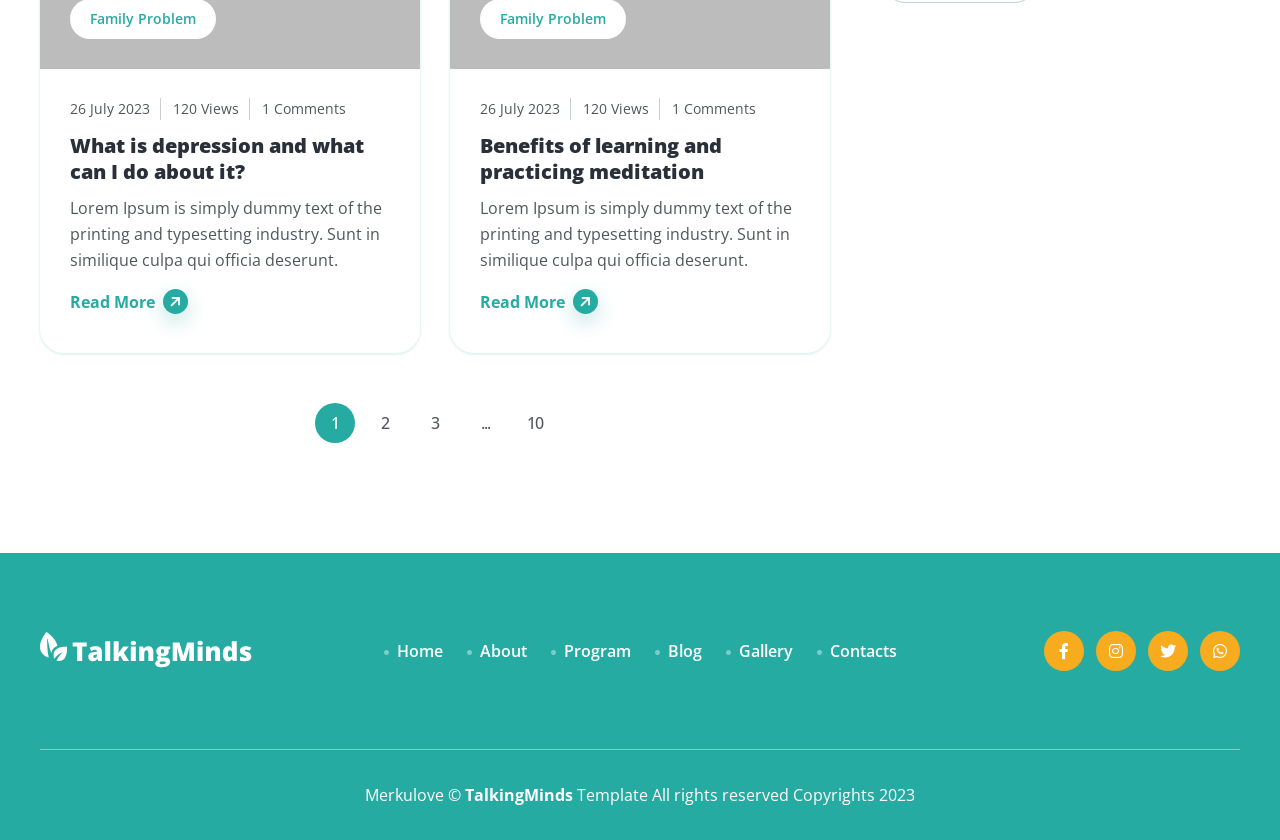
<file: blog.html>
<!doctype html>
<html lang="en">

  <head>

    <meta charset="utf-8">
    <meta name="viewport" content="width=device-width, initial-scale=1, shrink-to-fit=no">
    <meta http-equiv="x-ua-compatible" content="ie=edge">

    <title>Blog Grid – Psychotherapist Site Template</title>
    <link rel="shortcut icon" href="assets/images/site_logo/favourite_icon.svg">

    <!-- Fraimwork - CSS Include -->
    <link rel="stylesheet" type="text/css" href="assets/css/bootstrap.min.css">

    <!-- Icon Font - CSS Include -->
    <link rel="stylesheet" type="text/css" href="assets/css/fontawesome.min.css">

    <!-- Animation - CSS Include -->
    <link rel="stylesheet" type="text/css" href="assets/css/animate.min.css">

    <!-- Cursor - CSS Include -->
    <link rel="stylesheet" type="text/css" href="assets/css/cursor.min.css">

    <!-- Carousel - CSS Include -->
    <link rel="stylesheet" type="text/css" href="assets/css/slick.min.css">
    <link rel="stylesheet" type="text/css" href="assets/css/slick-theme.min.css">

    <!-- Video & Image Popup - CSS Include -->
    <link rel="stylesheet" type="text/css" href="assets/css/magnific-popup.min.css">

    <!-- Counter - CSS Include -->
    <link rel="stylesheet" type="text/css" href="assets/css/odometer.min.css">

    <!-- Custom - CSS Include -->
    <link rel="stylesheet" type="text/css" href="assets/css/style.css">

  </head>


  <body>

    <!-- Body Wrap - Start -->
    <div class="page_wrapper">

      <!-- Back To Top - Start -->
      <div class="backtotop">
        <a href="#" class="scroll">
          <i class="fa-solid fa-arrow-up"></i>
        </a>
      </div>
      <!-- Back To Top - End -->

      <!-- Site Header - Start
      ================================================== -->
      <header class="site_header">
        <div class="container">
          <div class="row align-items-center">
            <div class="col-lg-3 col-5">
              <div class="site_logo">
                <a class="site_link" href="index.html">
                  <img src="assets/images/site_logo/site_logo_primary.svg" alt="Site Logo – Talking Minds – Psychotherapist Site Template">
                </a>
              </div>
            </div>
            <div class="col-lg-6 col-2">
              <nav class="main_menu navbar navbar-expand-lg">
                <div class="main_menu_inner collapse navbar-collapse justify-content-center" id="main_menu_dropdown">
                  <ul class="main_menu_list unordered_list">
                    <li>
                      <a class="nav-link" href="index.html">Home</a>
                    </li>
                    <li>
                      <a class="nav-link" href="about.html">About</a>
                    </li>
                    <li class="dropdown">
                      <a class="nav-link" href="#" id="programs_submenu" role="button" data-bs-toggle="dropdown" aria-expanded="false">
                        Programs
                      </a>
                      <ul class="dropdown-menu" aria-labelledby="programs_submenu">
                        <li><a href="service.html">Our Services</a></li>
                        <li><a href="service_details.html">Depression Therapy</a></li>
                        <li><a href="service_details_2.html">Relationships</a></li>
                      </ul>
                    </li>
                    <li class="dropdown active">
                      <a class="nav-link" href="#" id="help_submenu" role="button" data-bs-toggle="dropdown" aria-expanded="false">
                        Help
                      </a>
                      <ul class="dropdown-menu" aria-labelledby="help_submenu">
                        <li><a href="team.html">Our Team</a></li>
                        <li><a href="gallery.html">Our Gallery</a></li>
                        <li class="dropdown active">
                          <a class="nav-link" href="#" id="blog_submenu" role="button" data-bs-toggle="dropdown" aria-expanded="false">
                            Blogs
                          </a>
                          <ul class="dropdown-menu" aria-labelledby="blog_submenu">
                            <li class="active"><a href="blog.html">Blog Grid</a></li>
                            <li><a href="blog_list.html">Blog Listing</a></li>
                            <li><a href="blog_details.html">Blog Details</a></li>
                          </ul>
                        </li>
                        <li><a href="faq.html">F.A.Q.</a></li>
                        <li><a href="error.html">404 Error</a></li>
                      </ul>
                    </li>
                    <li class="dropdown">
                      <a class="nav-link" href="#" id="contact_submenu" role="button" data-bs-toggle="dropdown" aria-expanded="false">
                        Contact
                      </a>
                      <ul class="dropdown-menu" aria-labelledby="contact_submenu">
                        <li><a class="nav-link" href="contact.html">Clinic Contacts</a></li>
                        <li><a class="nav-link" href="contact_2.html">Contact Information</a></li>
                        <li><a class="nav-link" href="contact_3.html">Contact Details</a></li>
                      </ul>
                    </li>
                  </ul>
                </div>
              </nav>
            </div>
            <div class="col-lg-3 col-5">
              <ul class="header_btns_group unordered_list justify-content-end">
                <li>
                  <button class="mobile_menu_btn" type="button" data-bs-toggle="collapse" data-bs-target="#main_menu_dropdown" aria-expanded="false" aria-label="Toggle navigation">
                    <i class="far fa-bars"></i>
                  </button>
                </li>
                <li>
                  <a class="btn_hotline" href="tel:+8801680636189">
                    <span class="btn_icon">
                      <i class="fa-solid fa-phone"></i>
                    </span>
                    <span class="btn_text">+880-1680-6361-89</span>
                  </a>
                </li>
              </ul>
            </div>
          </div>
        </div>
      </header>
      <!-- Site Header - End
      ================================================== -->

      <!-- Main Body - Start
      ================================================== -->
      <main class="page_content">

        <!-- Page Banner - Start
        ================================================== -->
        <section class="page_banner decoration_wrapper">
          <div class="container">
            <div class="row align-items-center">
              <div class="col-lg-6">
                <h1 class="page_title mb-0">Blog Grid</h1>
              </div>
              <div class="col-lg-6">
                <ul class="breadcrumb_nav unordered_list justify-content-md-end justify-content-center">
                  <li><a href="index.html">Home</a></li>
                  <li>Blog Grid</li>
                </ul>
              </div>
            </div>
          </div>
          <div class="decoration_item shape_leaf_1">
            <img src="assets/images/shapes/shape_leaf_left.svg" alt="Shape Leaf - Talking Minds - Psychotherapist Site Template">
          </div>
          <div class="decoration_item shape_leaf_2">
            <img src="assets/images/shapes/shape_leaf_right.svg" alt="Shape Leaf - Talking Minds - Psychotherapist Site Template">
          </div>
        </section>
        <!-- Page Banner - End
        ================================================== -->

        <!-- Blog Section - Start
        ================================================== -->
        <section class="blog_section section_space_lg">
          <div class="container">
            <div class="row">
              <div class="col-lg-8">
                <div class="row">
                  <div class="col-md-6">
                    <div class="blog_item">
                      <div class="blog_image">
                        <a class="blog_image_wrap" href="blog_details.html">
                          <img src="assets/images/blogs/blog_image_4-min.jpg" alt="Talking Minds - The pros and cons of group psychotherapy">
                        </a>
                      </div>
                      <div class="blog_content">
                        <ul class="post_category unordered_list">
                          <li><a href="#!">Family Problem</a></li>
                        </ul>
                        <ul class="post_meta unordered_list">
                          <li>26 July 2023</li>
                          <li><a href="#!">120 Views</a></li>
                          <li><a href="#!">1 Comments</a></li>
                        </ul>
                        <h3 class="item_title">
                          <a href="blog_details.html">
                            A guide to maintaining a child's positive mental health
                          </a>
                        </h3>
                        <p>
                          Lorem Ipsum is simply dummy text of the printing and typesetting industry. Sunt in similique  culpa qui officia deserunt.
                        </p>
                        <a class="btn-link" href="blog_details.html">
                          <span class="btn_text">Read More</span>
                          <span class="btn_icon"><i class="fa-solid fa-arrow-up-right"></i></span>
                        </a>
                      </div>
                    </div>
                  </div>
                  <div class="col-md-6">
                    <div class="blog_item">
                      <div class="blog_image">
                        <a class="blog_image_wrap" href="blog_details.html">
                          <img src="assets/images/blogs/blog_image_5-min.jpg" alt="Talking Minds - Top seven challenges in counselling children">
                        </a>
                      </div>
                      <div class="blog_content">
                        <ul class="post_category unordered_list">
                          <li><a href="#!">Family Problem</a></li>
                        </ul>
                        <ul class="post_meta unordered_list">
                          <li>26 July 2023</li>
                          <li><a href="#!">120 Views</a></li>
                          <li><a href="#!">1 Comments</a></li>
                        </ul>
                        <h3 class="item_title">
                          <a href="blog_details.html">
                            Effectiveness of psychological treatments for depressive
                          </a>
                        </h3>
                        <p>
                          Lorem Ipsum is simply dummy text of the printing and typesetting industry. Sunt in similique  culpa qui officia deserunt.
                        </p>
                        <a class="btn-link" href="blog_details.html">
                          <span class="btn_text">Read More</span>
                          <span class="btn_icon"><i class="fa-solid fa-arrow-up-right"></i></span>
                        </a>
                      </div>
                    </div>
                  </div>
                  <div class="col-md-6">
                    <div class="blog_item">
                      <div class="blog_image">
                        <a class="blog_image_wrap" href="blog_details.html">
                          <img src="assets/images/blogs/blog_image_6-min.jpg" alt="Talking Minds - Actions, types and tips for finding group therapy">
                        </a>
                      </div>
                      <div class="blog_content">
                        <ul class="post_category unordered_list">
                          <li><a href="#!">Family Problem</a></li>
                        </ul>
                        <ul class="post_meta unordered_list">
                          <li>26 July 2023</li>
                          <li><a href="#!">120 Views</a></li>
                          <li><a href="#!">1 Comments</a></li>
                        </ul>
                        <h3 class="item_title">
                          <a href="blog_details.html">
                            Self determination theory in the workplace
                          </a>
                        </h3>
                        <p>
                          Lorem Ipsum is simply dummy text of the printing and typesetting industry. Sunt in similique  culpa qui officia deserunt.
                        </p>
                        <a class="btn-link" href="blog_details.html">
                          <span class="btn_text">Read More</span>
                          <span class="btn_icon"><i class="fa-solid fa-arrow-up-right"></i></span>
                        </a>
                      </div>
                    </div>
                  </div>
                  <div class="col-md-6">
                    <div class="blog_item">
                      <div class="blog_image">
                        <a class="blog_image_wrap" href="blog_details.html">
                          <img src="assets/images/blogs/blog_image_2-min.jpg" alt="Talking Minds - The pros and cons of group psychotherapy">
                        </a>
                      </div>
                      <div class="blog_content">
                        <ul class="post_category unordered_list">
                          <li><a href="#!">Family Problem</a></li>
                        </ul>
                        <ul class="post_meta unordered_list">
                          <li>26 July 2023</li>
                          <li><a href="#!">120 Views</a></li>
                          <li><a href="#!">1 Comments</a></li>
                        </ul>
                        <h3 class="item_title">
                          <a href="blog_details.html">
                            A guide to maintaining a child's positive mental health
                          </a>
                        </h3>
                        <p>
                          Lorem Ipsum is simply dummy text of the printing and typesetting industry. Sunt in similique  culpa qui officia deserunt.
                        </p>
                        <a class="btn-link" href="blog_details.html">
                          <span class="btn_text">Read More</span>
                          <span class="btn_icon"><i class="fa-solid fa-arrow-up-right"></i></span>
                        </a>
                      </div>
                    </div>
                  </div>
                  <div class="col-md-6">
                    <div class="blog_item">
                      <div class="blog_image">
                        <a class="blog_image_wrap" href="blog_details.html">
                          <img src="assets/images/blogs/blog_image_7-min.jpg" alt="Talking Minds - Top seven challenges in counselling children">
                        </a>
                      </div>
                      <div class="blog_content">
                        <ul class="post_category unordered_list">
                          <li><a href="#!">Family Problem</a></li>
                        </ul>
                        <ul class="post_meta unordered_list">
                          <li>26 July 2023</li>
                          <li><a href="#!">120 Views</a></li>
                          <li><a href="#!">1 Comments</a></li>
                        </ul>
                        <h3 class="item_title">
                          <a href="blog_details.html">
                            What is depression and what can I do about it?
                          </a>
                        </h3>
                        <p>
                          Lorem Ipsum is simply dummy text of the printing and typesetting industry. Sunt in similique  culpa qui officia deserunt.
                        </p>
                        <a class="btn-link" href="blog_details.html">
                          <span class="btn_text">Read More</span>
                          <span class="btn_icon"><i class="fa-solid fa-arrow-up-right"></i></span>
                        </a>
                      </div>
                    </div>
                  </div>
                  <div class="col-md-6">
                    <div class="blog_item">
                      <div class="blog_image">
                        <a class="blog_image_wrap" href="blog_details.html">
                          <img src="assets/images/blogs/blog_image_8-min.jpg" alt="Talking Minds - Actions, types and tips for finding group therapy">
                        </a>
                      </div>
                      <div class="blog_content">
                        <ul class="post_category unordered_list">
                          <li><a href="#!">Family Problem</a></li>
                        </ul>
                        <ul class="post_meta unordered_list">
                          <li>26 July 2023</li>
                          <li><a href="#!">120 Views</a></li>
                          <li><a href="#!">1 Comments</a></li>
                        </ul>
                        <h3 class="item_title">
                          <a href="blog_details.html">
                            Benefits of learning and practicing meditation
                          </a>
                        </h3>
                        <p>
                          Lorem Ipsum is simply dummy text of the printing and typesetting industry. Sunt in similique  culpa qui officia deserunt.
                        </p>
                        <a class="btn-link" href="blog_details.html">
                          <span class="btn_text">Read More</span>
                          <span class="btn_icon"><i class="fa-solid fa-arrow-up-right"></i></span>
                        </a>
                      </div>
                    </div>
                  </div>
                </div>
                <div class="pagination_wrap">
                  <ul class="pagination_nav unordered_list justify-content-center">
                    <li class="active"><a href="#!">1</a></li>
                    <li><a href="#!">2</a></li>
                    <li><a href="#!">3</a></li>
                    <li><a href="#!">...</a></li>
                    <li><a href="#!">10</a></li>
                  </ul>
                </div>
              </div>

              <div class="col-lg-4">
                <aside class="sidebar ps-lg-4">
                  <div class="form-group">
                    <input id="sidebar_search" class="form-control" type="search" name="search" placeholder="Search">
                    <button type="submit" class="input_icon">
                      <i class="fa-regular fa-magnifying-glass"></i>
                    </button>
                  </div>
                  <div class="sidebar_widget">
                    <h3 class="sidebar_widget_title">
                      <span class="title_icon">
                        <img src="assets/images/site_logo/favourite_icon.svg" alt="Talking Minds - Psychotherapist Site Template">
                      </span>
                      <span class="title_text">Categories</span>
                    </h3>
                    <ul class="post_category_list unordered_list_block">
                      <li>
                        <a href="#!">
                          <span class="category_name">Relationship</span>
                          <span class="category_counter">12</span>
                        </a>
                      </li>
                      <li>
                        <a href="#!">
                          <span class="category_name">Family Problem</span>
                          <span class="category_counter">23</span>
                        </a>
                      </li>
                      <li>
                        <a href="#!">
                          <span class="category_name">Couple Problem</span>
                          <span class="category_counter">36</span>
                        </a>
                      </li>
                      <li>
                        <a href="#!">
                          <span class="category_name">Parenting</span>
                          <span class="category_counter">16</span>
                        </a>
                      </li>
                      <li>
                        <a href="#!">
                          <span class="category_name">Depression</span>
                          <span class="category_counter">17</span>
                        </a>
                      </li>
                      <li>
                        <a href="#!">
                          <span class="category_name">Business problems</span>
                          <span class="category_counter">21</span>
                        </a>
                      </li>
                    </ul>
                  </div>
                  <div class="sidebar_widget">
                    <h3 class="sidebar_widget_title">
                      <span class="title_icon">
                        <img src="assets/images/site_logo/favourite_icon.svg" alt="Talking Minds - Psychotherapist Site Template">
                      </span>
                      <span class="title_text">Recommended Articles</span>
                    </h3>
                    <ul class="reecommended_post_group unordered_list_block">
                      <li>
                        <div class="blog_item_small">
                          <div class="blog_image">
                            <a class="blog_image_wrap" href="blog_details.html">
                              <img src="assets/images/blogs/small_blog_image_1.jpg" alt="Talking Minds - Psychotherapist Site Template">
                            </a>
                          </div>
                          <div class="blog_content">
                            <h3 class="item_title">
                              <a href="blog_details.html">
                                The Importance of Parent Involvement
                              </a>
                            </h3>
                            <ul class="post_meta unordered_list">
                              <li>26 July 2023</li>
                              <li><a href="#!">120 Views</a></li>
                              <li><a href="#!">1 Comments</a></li>
                            </ul>
                          </div>
                        </div>
                      </li>
                      <li>
                        <div class="blog_item_small">
                          <div class="blog_image">
                            <a class="blog_image_wrap" href="blog_details.html">
                              <img src="assets/images/blogs/small_blog_image_2.jpg" alt="Talking Minds - Psychotherapist Site Template">
                            </a>
                          </div>
                          <div class="blog_content">
                            <h3 class="item_title">
                              <a href="blog_details.html">
                                Proven techniques to improve memory and remember more 
                              </a>
                            </h3>
                            <ul class="post_meta unordered_list">
                              <li>26 July 2023</li>
                              <li><a href="#!">120 Views</a></li>
                              <li><a href="#!">1 Comments</a></li>
                            </ul>
                          </div>
                        </div>
                      </li>
                      <li>
                        <div class="blog_item_small">
                          <div class="blog_image">
                            <a class="blog_image_wrap" href="blog_details.html">
                              <img src="assets/images/blogs/small_blog_image_3.jpg" alt="Talking Minds - Psychotherapist Site Template">
                            </a>
                          </div>
                          <div class="blog_content">
                            <h3 class="item_title">
                              <a href="blog_details.html">
                                Establish healthy boundaries at work
                              </a>
                            </h3>
                            <ul class="post_meta unordered_list">
                              <li>26 July 2023</li>
                              <li><a href="#!">120 Views</a></li>
                              <li><a href="#!">1 Comments</a></li>
                            </ul>
                          </div>
                        </div>
                      </li>
                    </ul>
                  </div>
                  <div class="sidebar_widget">
                    <h3 class="sidebar_widget_title">
                      <span class="title_icon">
                        <img src="assets/images/site_logo/favourite_icon.svg" alt="Talking Minds - Psychotherapist Site Template">
                      </span>
                      <span class="title_text">Popular Tags</span>
                    </h3>
                    <ul class="post_tags unordered_list">
                      <li><a href="#!">Family Problem</a></li>
                      <li><a href="#!">Therapy</a></li>
                      <li><a href="#!">Teenagers</a></li>
                      <li><a href="#!">Depression</a></li>
                      <li><a href="#!">Life Balance</a></li>
                      <li><a href="#!">Work</a></li>
                      <li><a href="#!">Couple Problem</a></li>
                    </ul>
                  </div>
                </aside>
              </div>
            </div>
          </div>
        </section>
        <!-- Blog Section - End
        ================================================== -->

      </main>
      <!-- Main Body - End
      ================================================== -->

      <!-- Site Footer - Start
      ================================================== -->
      <footer class="site_footer bg_primary">
        <div class="container">
          <div class="site_footer_content">
            <div class="row align-items-center">
              <div class="col-lg-3">
                <div class="site_logo">
                  <a class="site_link" href="index.html">
                    <img src="assets/images/site_logo/site_logo_white.svg" alt="Site Logo – Talking Minds – Psychotherapist Site Template">
                  </a>
                </div>
              </div>
              <div class="col-lg-6">
                <ul class="info_list unordered_list justify-content-center">
                  <li>
                    <a href="index.html">
                      <span class="info_icon">
                        <i class="fa-solid fa-circle"></i>
                      </span>
                      <span class="info_text">Home</span>
                    </a>
                  </li>
                  <li>
                    <a href="about.html">
                      <span class="info_icon">
                        <i class="fa-solid fa-circle"></i>
                      </span>
                      <span class="info_text">About</span>
                    </a>
                  </li>
                  <li>
                    <a href="service.html">
                      <span class="info_icon">
                        <i class="fa-solid fa-circle"></i>
                      </span>
                      <span class="info_text">Program</span>
                    </a>
                  </li>
                  <li>
                    <a href="blog.html">
                      <span class="info_icon">
                        <i class="fa-solid fa-circle"></i>
                      </span>
                      <span class="info_text">Blog</span>
                    </a>
                  </li>
                  <li>
                    <a href="gallery.html">
                      <span class="info_icon">
                        <i class="fa-solid fa-circle"></i>
                      </span>
                      <span class="info_text">Gallery</span>
                    </a>
                  </li>
                  <li>
                    <a href="contact.html">
                      <span class="info_icon">
                        <i class="fa-solid fa-circle"></i>
                      </span>
                      <span class="info_text">Contacts</span>
                    </a>
                  </li>
                </ul>
              </div>
              <div class="col-lg-3">
                <ul class="social_links unordered_list justify-content-center justify-content-lg-end">
                  <li><a href="#!"><i class="fa-brands fa-facebook-f"></i></a></li>
                  <li><a href="#!"><i class="fa-brands fa-instagram"></i></a></li>
                  <li><a href="#!"><i class="fa-brands fa-twitter"></i></a></li>
                  <li><a href="#!"><i class="fa-brands fa-whatsapp"></i></a></li>
                </ul>
              </div>
            </div>
          </div>
          <div class="copyright_widget text-center">
            <p class="copyright_text m-0">Merkulove © <b>TalkingMinds</b> Template All rights reserved Copyrights 2023</p>
          </div>
        </div>
      </footer>
      <!-- Site Footer - End
      ================================================== -->

    </div>
    <!-- Body Wrap - End -->

    <!-- Fraimwork - Jquery Include -->
    <script src="assets/js/jquery.min.js"></script>
    <script src="assets/js/popper.min.js"></script>
    <script src="assets/js/bootstrap.min.js"></script>
    <script src="assets/js/bootstrap-dropdown-ml-hack.min.js"></script>

    <!-- animation - jquery include -->
    <script src="assets/js/cursor.min.js"></script>

    <!-- Carousel - Jquery Include -->
    <script src="assets/js/slick.min.js"></script>

    <!-- Video & Image Popup - Jquery Include -->
    <script src="assets/js/magnific-popup.min.js"></script>
    
    <!-- Counter - Jquery Include -->
    <script src="assets/js/appear.min.js"></script>
    <script src="assets/js/odometer.min.js"></script>

    <!-- Custom - Jquery Include -->
    <script src="assets/js/main.js"></script>

  </body>
</html>
</file>
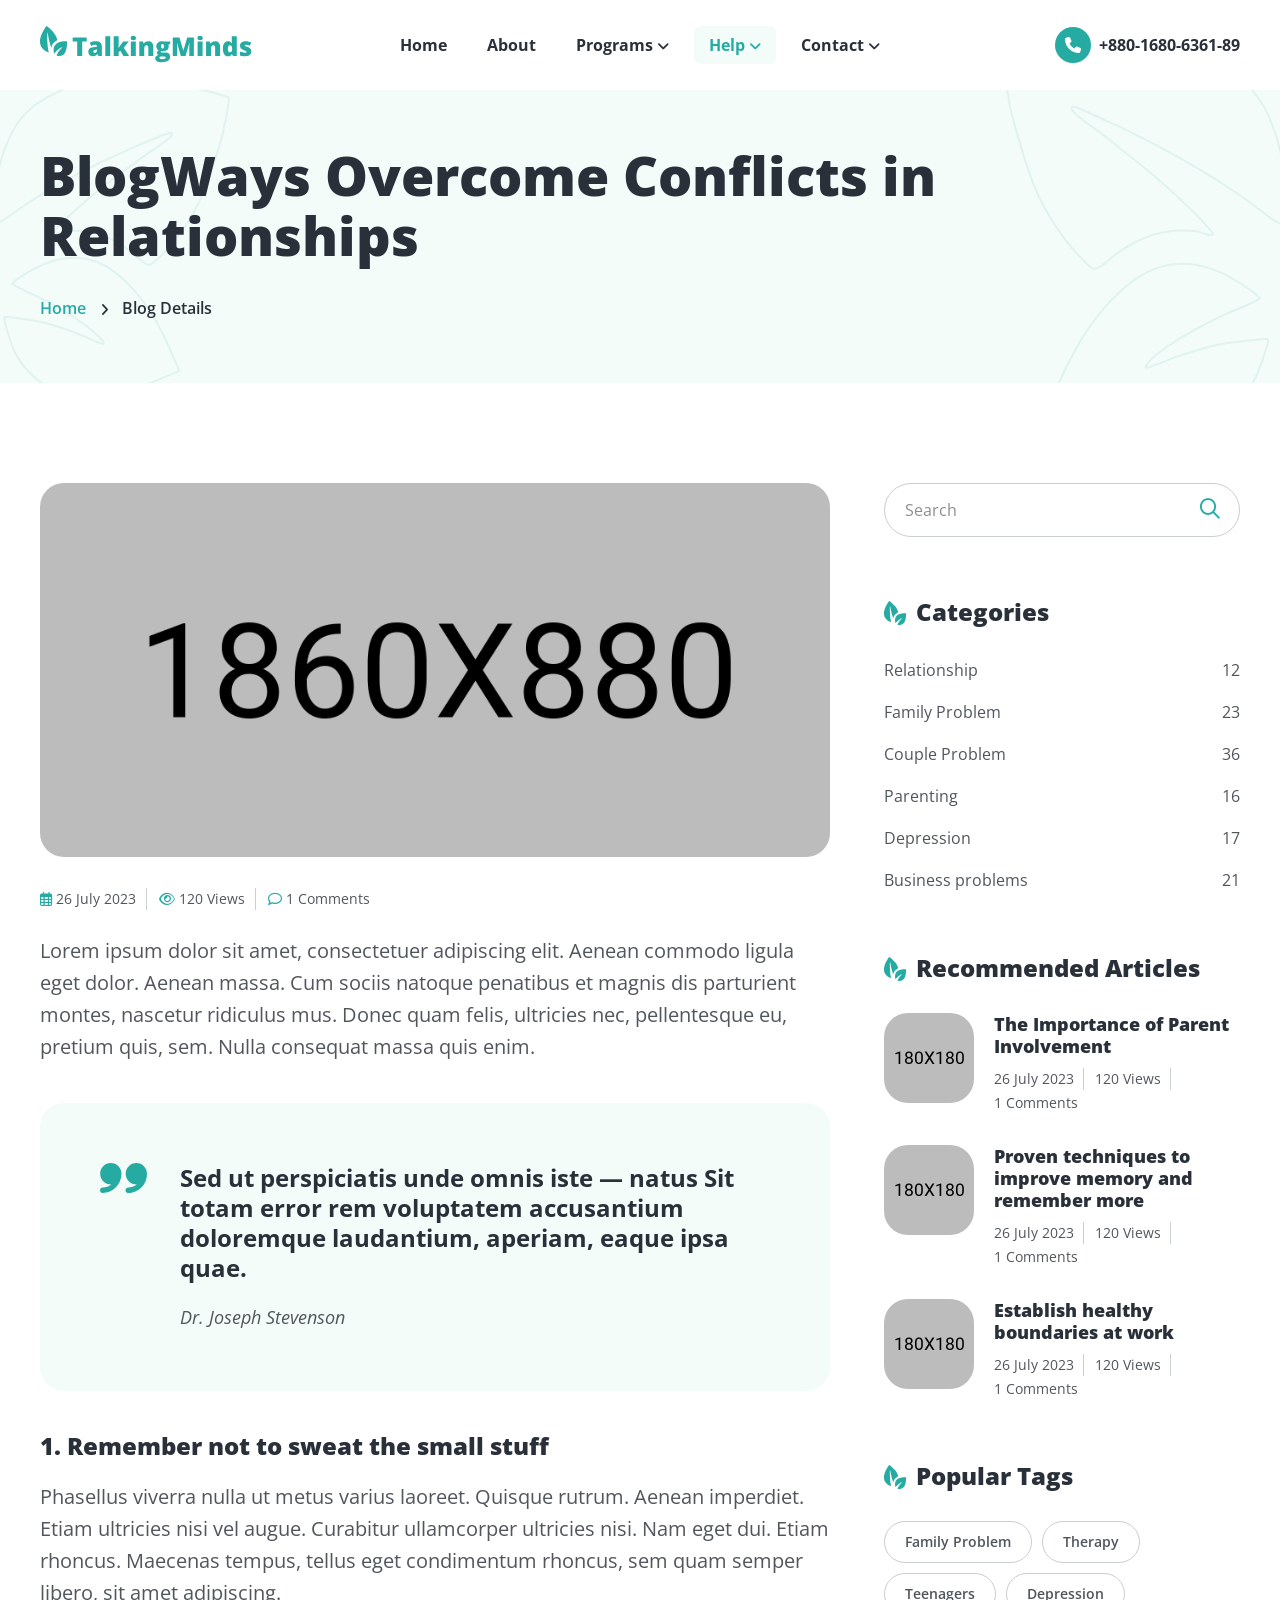
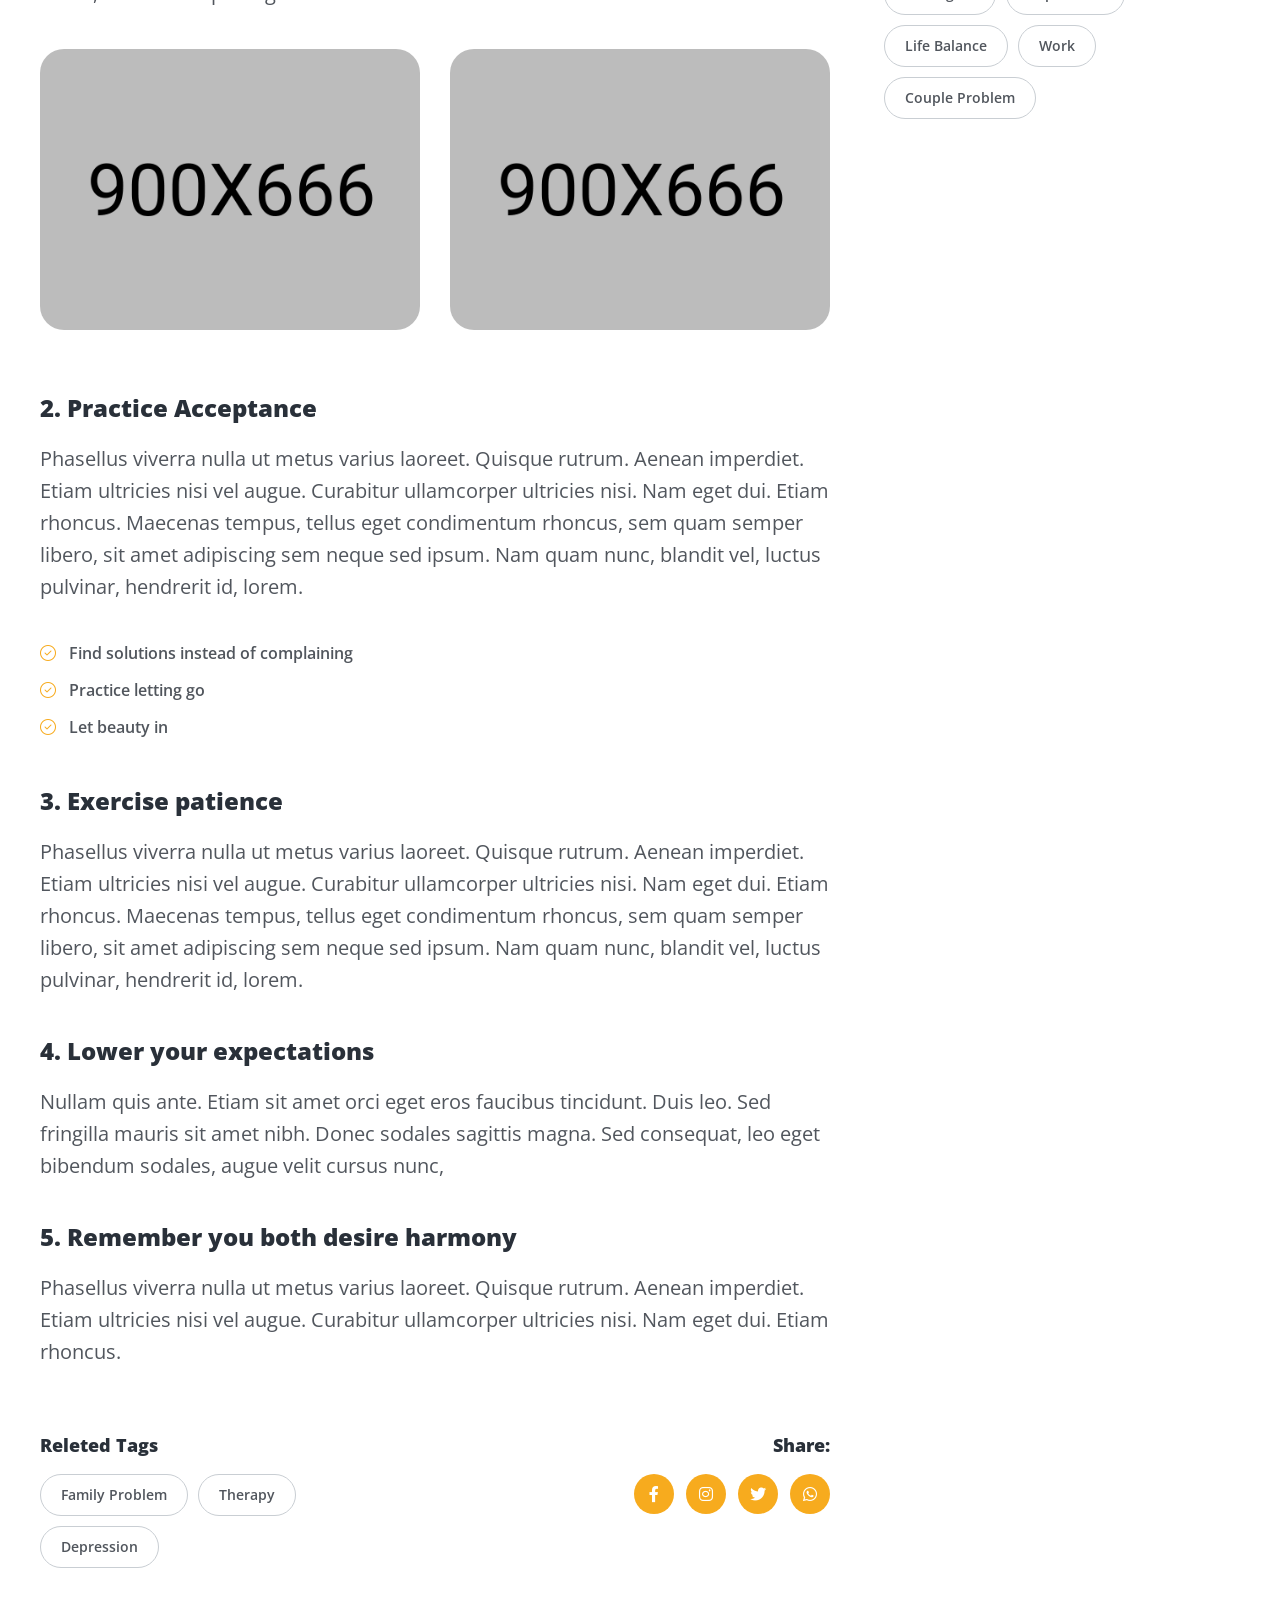
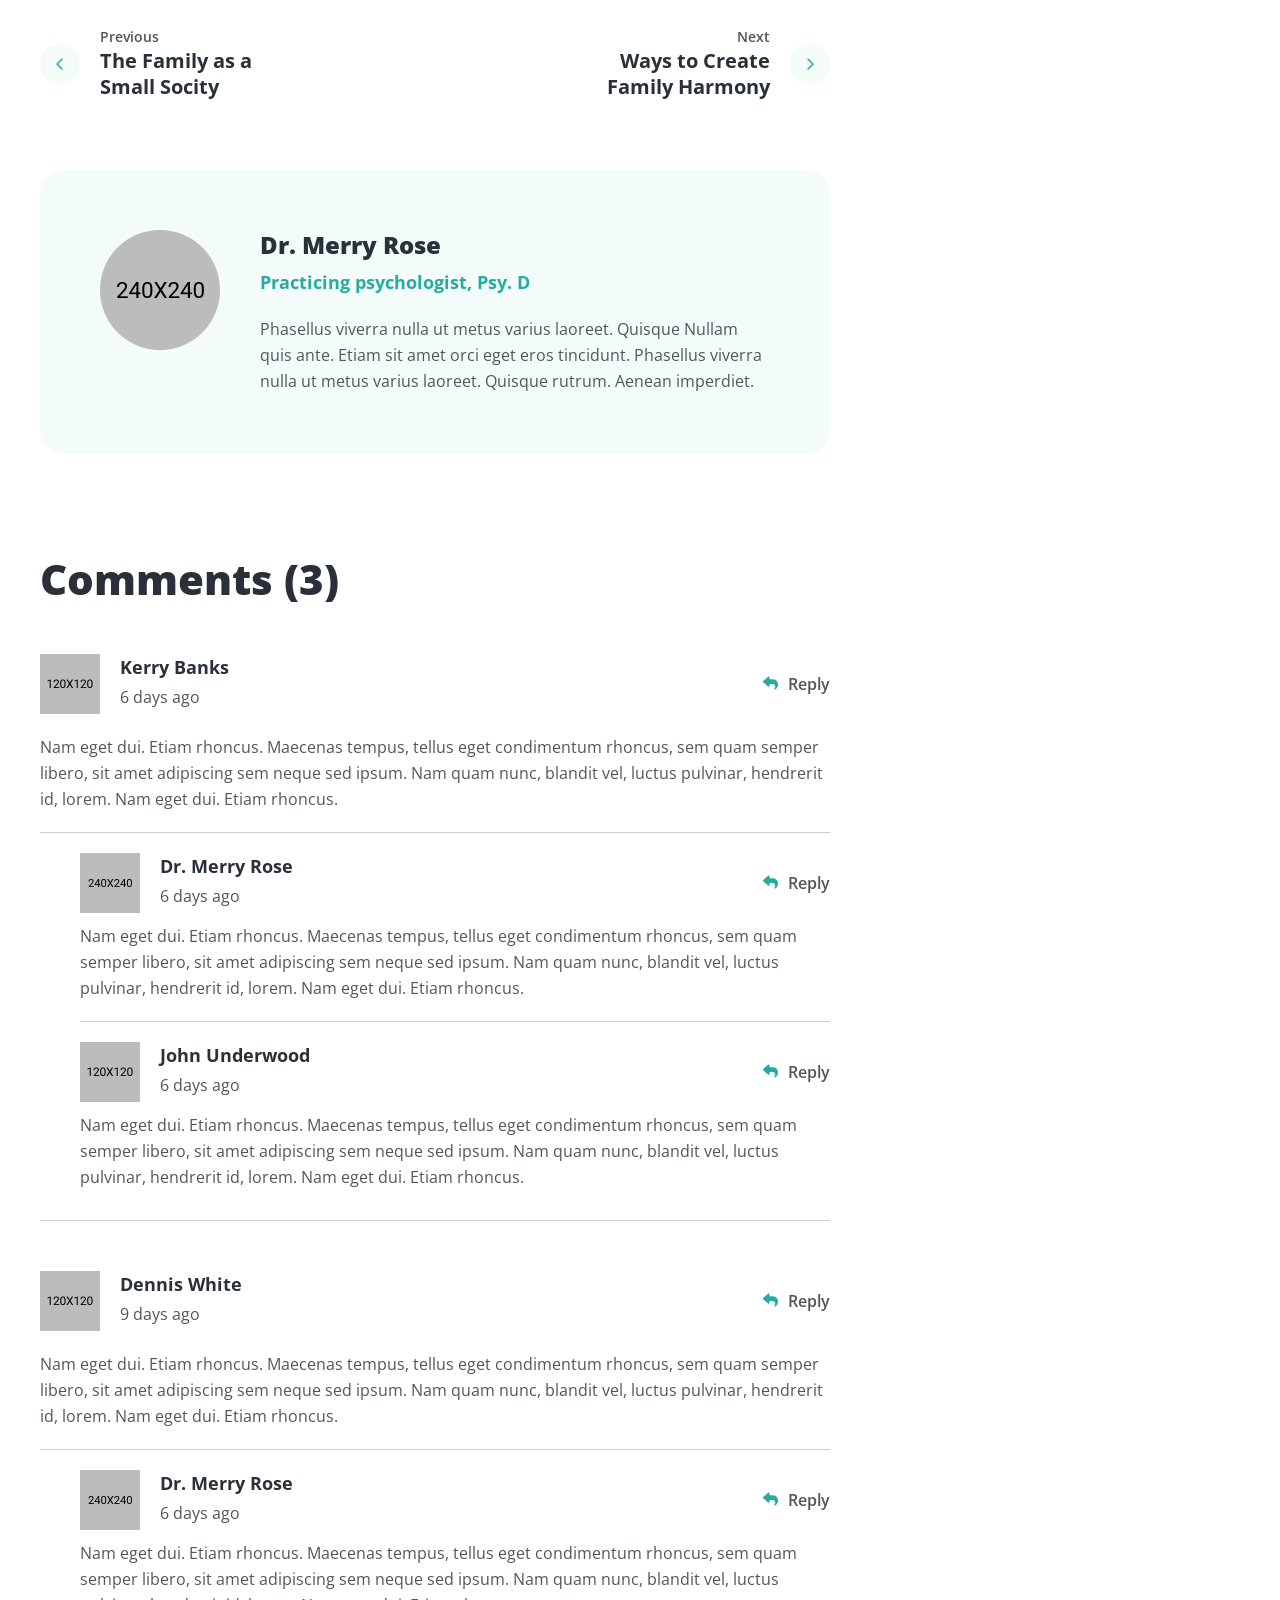
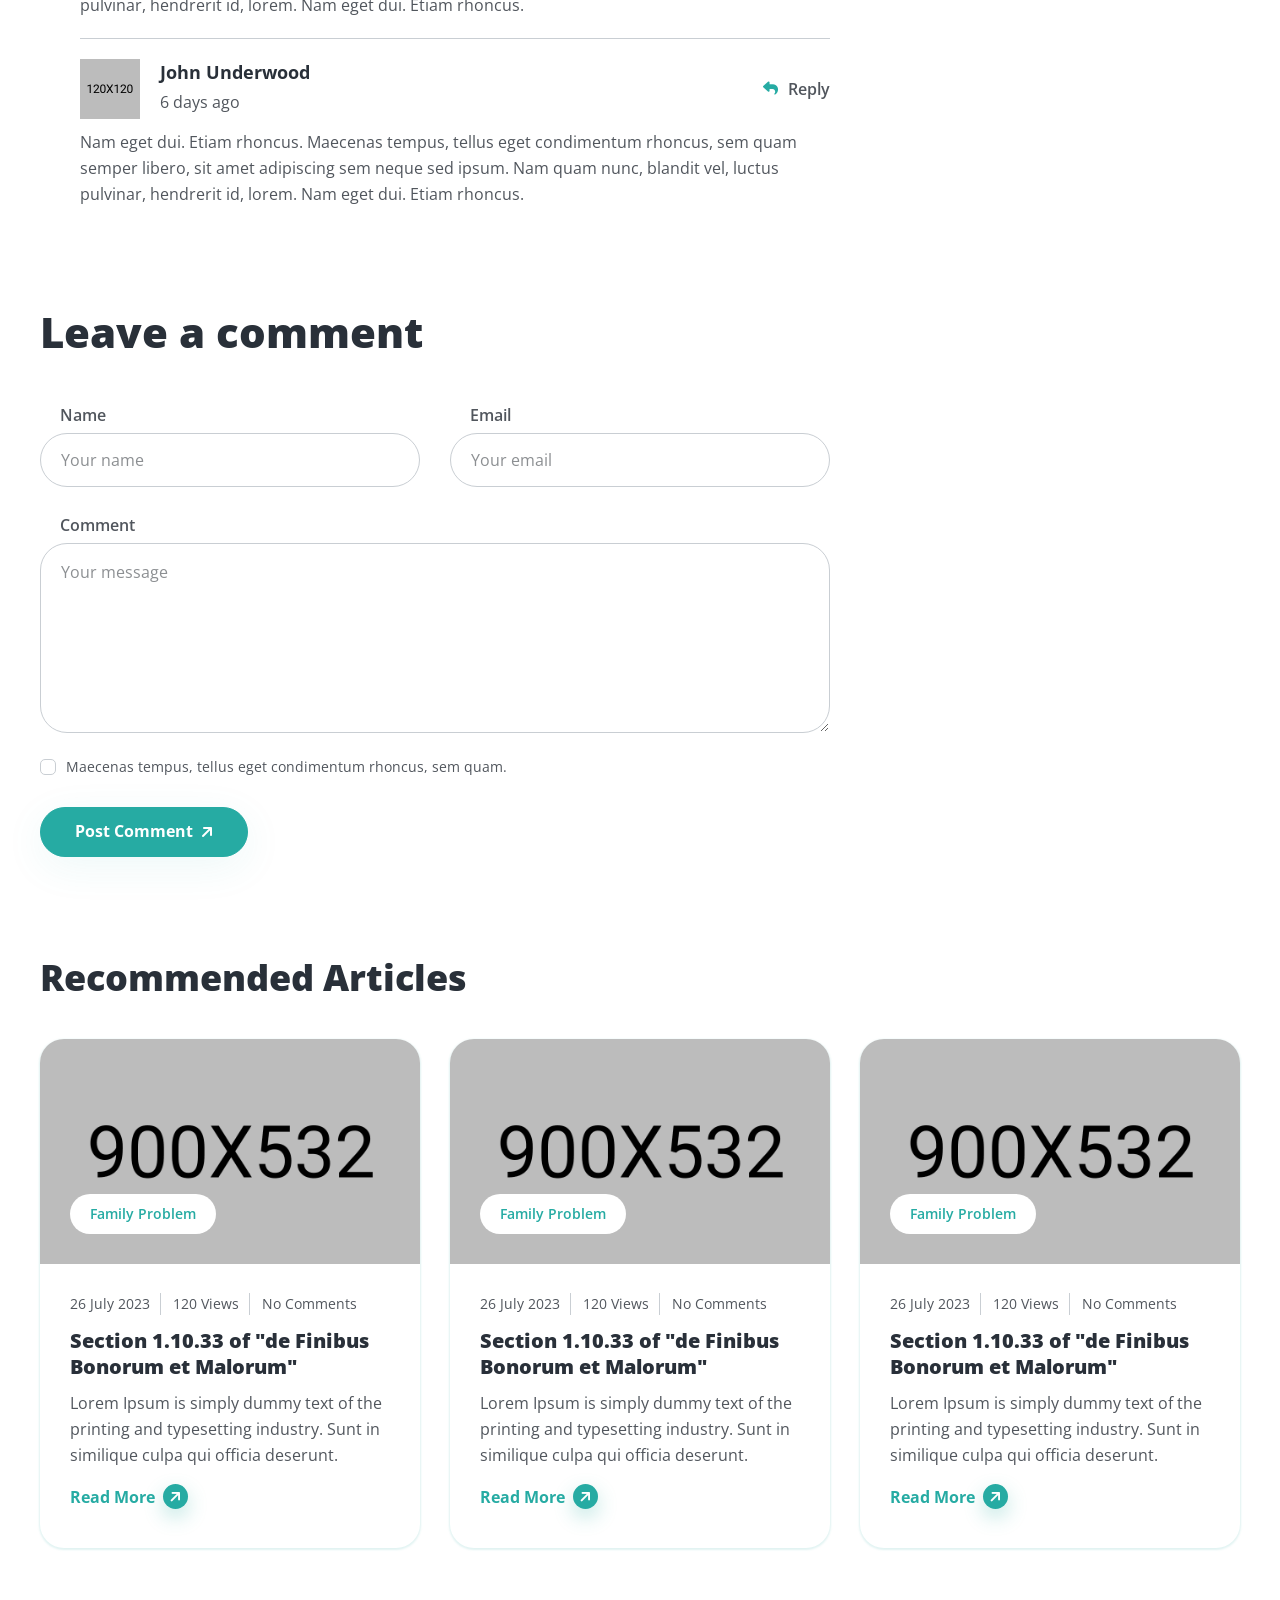
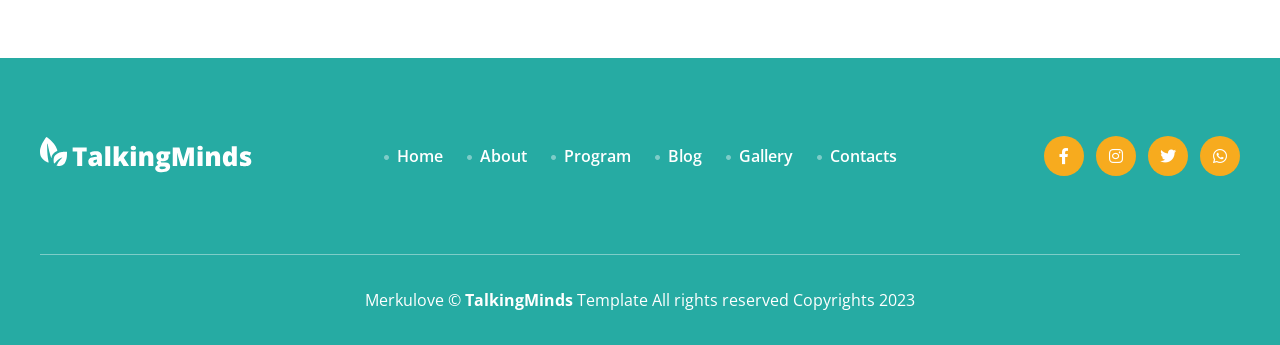
<file: blog_details.html>
<!doctype html>
<html lang="en">

  <head>

    <meta charset="utf-8">
    <meta name="viewport" content="width=device-width, initial-scale=1, shrink-to-fit=no">
    <meta http-equiv="x-ua-compatible" content="ie=edge">

    <title>Blog Details – Psychotherapist Site Template</title>
    <link rel="shortcut icon" href="assets/images/site_logo/favourite_icon.svg">

    <!-- Fraimwork - CSS Include -->
    <link rel="stylesheet" type="text/css" href="assets/css/bootstrap.min.css">

    <!-- Icon Font - CSS Include -->
    <link rel="stylesheet" type="text/css" href="assets/css/fontawesome.min.css">

    <!-- Animation - CSS Include -->
    <link rel="stylesheet" type="text/css" href="assets/css/animate.min.css">

    <!-- Cursor - CSS Include -->
    <link rel="stylesheet" type="text/css" href="assets/css/cursor.min.css">

    <!-- Carousel - CSS Include -->
    <link rel="stylesheet" type="text/css" href="assets/css/slick.min.css">
    <link rel="stylesheet" type="text/css" href="assets/css/slick-theme.min.css">

    <!-- Video & Image Popup - CSS Include -->
    <link rel="stylesheet" type="text/css" href="assets/css/magnific-popup.min.css">

    <!-- Counter - CSS Include -->
    <link rel="stylesheet" type="text/css" href="assets/css/odometer.min.css">

    <!-- Custom - CSS Include -->
    <link rel="stylesheet" type="text/css" href="assets/css/style.css">

  </head>


  <body>

    <!-- Body Wrap - Start -->
    <div class="page_wrapper">

      <!-- Back To Top - Start -->
      <div class="backtotop">
        <a href="#" class="scroll">
          <i class="fa-solid fa-arrow-up"></i>
        </a>
      </div>
      <!-- Back To Top - End -->

      <!-- Site Header - Start
      ================================================== -->
      <header class="site_header">
        <div class="container">
          <div class="row align-items-center">
            <div class="col-lg-3 col-5">
              <div class="site_logo">
                <a class="site_link" href="index.html">
                  <img src="assets/images/site_logo/site_logo_primary.svg" alt="Site Logo – Talking Minds – Psychotherapist Site Template">
                </a>
              </div>
            </div>
            <div class="col-lg-6 col-2">
              <nav class="main_menu navbar navbar-expand-lg">
                <div class="main_menu_inner collapse navbar-collapse justify-content-center" id="main_menu_dropdown">
                  <ul class="main_menu_list unordered_list">
                    <li>
                      <a class="nav-link" href="index.html">Home</a>
                    </li>
                    <li>
                      <a class="nav-link" href="about.html">About</a>
                    </li>
                    <li class="dropdown">
                      <a class="nav-link" href="#" id="programs_submenu" role="button" data-bs-toggle="dropdown" aria-expanded="false">
                        Programs
                      </a>
                      <ul class="dropdown-menu" aria-labelledby="programs_submenu">
                        <li><a href="service.html">Our Services</a></li>
                        <li><a href="service_details.html">Depression Therapy</a></li>
                        <li><a href="service_details_2.html">Relationships</a></li>
                      </ul>
                    </li>
                    <li class="dropdown active">
                      <a class="nav-link" href="#" id="help_submenu" role="button" data-bs-toggle="dropdown" aria-expanded="false">
                        Help
                      </a>
                      <ul class="dropdown-menu" aria-labelledby="help_submenu">
                        <li><a href="team.html">Our Team</a></li>
                        <li><a href="gallery.html">Our Gallery</a></li>
                        <li class="dropdown active">
                          <a class="nav-link" href="#" id="blog_submenu" role="button" data-bs-toggle="dropdown" aria-expanded="false">
                            Blogs
                          </a>
                          <ul class="dropdown-menu" aria-labelledby="blog_submenu">
                            <li><a href="blog.html">Blog Grid</a></li>
                            <li><a href="blog_list.html">Blog Listing</a></li>
                            <li class="active"><a href="blog_details.html">Blog Details</a></li>
                          </ul>
                        </li>
                        <li><a href="faq.html">F.A.Q.</a></li>
                        <li><a href="error.html">404 Error</a></li>
                      </ul>
                    </li>
                    <li class="dropdown">
                      <a class="nav-link" href="#" id="contact_submenu" role="button" data-bs-toggle="dropdown" aria-expanded="false">
                        Contact
                      </a>
                      <ul class="dropdown-menu" aria-labelledby="contact_submenu">
                        <li><a class="nav-link" href="contact.html">Clinic Contacts</a></li>
                        <li><a class="nav-link" href="contact_2.html">Contact Information</a></li>
                        <li><a class="nav-link" href="contact_3.html">Contact Details</a></li>
                      </ul>
                    </li>
                  </ul>
                </div>
              </nav>
            </div>
            <div class="col-lg-3 col-5">
              <ul class="header_btns_group unordered_list justify-content-end">
                <li>
                  <button class="mobile_menu_btn" type="button" data-bs-toggle="collapse" data-bs-target="#main_menu_dropdown" aria-expanded="false" aria-label="Toggle navigation">
                    <i class="far fa-bars"></i>
                  </button>
                </li>
                <li>
                  <a class="btn_hotline" href="tel:+8801680636189">
                    <span class="btn_icon">
                      <i class="fa-solid fa-phone"></i>
                    </span>
                    <span class="btn_text">+880-1680-6361-89</span>
                  </a>
                </li>
              </ul>
            </div>
          </div>
        </div>
      </header>
      <!-- Site Header - End
      ================================================== -->

      <!-- Main Body - Start
      ================================================== -->
      <main class="page_content">

        <!-- Page Banner - Start
        ================================================== -->
        <section class="page_banner decoration_wrapper">
          <div class="container">
            <h1 class="page_title">BlogWays Overcome Conflicts in Relationships</h1>
            <ul class="breadcrumb_nav unordered_list justify-content-center justify-content-lg-start">
              <li><a href="index.html">Home</a></li>
              <li>Blog Details</li>
            </ul>
          </div>
          <div class="decoration_item shape_leaf_1">
            <img src="assets/images/shapes/shape_leaf_left.svg" alt="Shape Leaf - Talking Minds - Psychotherapist Site Template">
          </div>
          <div class="decoration_item shape_leaf_2">
            <img src="assets/images/shapes/shape_leaf_right.svg" alt="Shape Leaf - Talking Minds - Psychotherapist Site Template">
          </div>
        </section>
        <!-- Page Banner - End
        ================================================== -->

        <!-- Blog Details Section - Start
        ================================================== -->
        <section class="blog_details_section section_space_lg pb-0">
          <div class="container">
            <div class="row">
              <div class="col-lg-8">
                <div class="details_image">
                  <img src="assets/images/blogs/blog_details_image_1-min.jpg" alt="Talking Minds - Psychotherapist Site Template">
                </div>
                <div class="details_content">
                  <ul class="post_meta unordered_list mb-4">
                    <li><i class="fa-regular fa-calendar-days"></i> 26 July 2023</li>
                    <li><a href="#!"><i class="fa-regular fa-eye"></i> 120 Views</a></li>
                    <li><a href="#!"><i class="fa-regular fa-comment"></i> 1 Comments</a></li>
                  </ul>
                  <p>
                    Lorem ipsum dolor sit amet, consectetuer adipiscing elit. Aenean commodo ligula eget dolor. Aenean massa. Cum sociis natoque penatibus et magnis dis parturient montes, nascetur ridiculus mus. Donec quam felis, ultricies nec, pellentesque eu, pretium quis, sem. Nulla consequat massa quis enim. 
                  </p>
                  <blockquote>
                    <div class="quote_icon">
                      <img src="assets/images/icons/icon_quote.svg" alt="ProMotors - Icon Quote">
                    </div>
                    <div class="quote_content">
                      <span class="d-block">
                        Sed ut perspiciatis unde omnis iste — natus Sit totam error rem voluptatem accusantium doloremque laudantium, aperiam, eaque ipsa quae.
                      </span>
                      <cite title="Dr. Joseph Stevenson">Dr. Joseph Stevenson</cite>
                    </div>
                  </blockquote>
                  <h3 class="details_info_title">1. Remember not to sweat the small stuff</h3>
                  <p>
                    Phasellus viverra nulla ut metus varius laoreet. Quisque rutrum. Aenean imperdiet. Etiam ultricies nisi vel augue. Curabitur ullamcorper ultricies nisi. Nam eget dui. Etiam rhoncus. Maecenas tempus, tellus eget condimentum rhoncus, sem quam semper libero, sit amet adipiscing.
                  </p>
                  <div class="row mb-5">
                    <div class="col-md-6 col-sm-6">
                      <div class="details_image m-0">
                        <img src="assets/images/blogs/blog_details_image_2-min.jpg" alt="Talking Minds - Psychotherapist Site Template">
                      </div>
                    </div>
                    <div class="col-md-6 col-sm-6">
                      <div class="details_image m-0">
                        <img src="assets/images/blogs/blog_details_image_3-min.jpg" alt="Talking Minds - Psychotherapist Site Template">
                      </div>
                    </div>
                  </div>
                  <h3 class="details_info_title">2. Practice Acceptance</h3>
                  <p>
                    Phasellus viverra nulla ut metus varius laoreet. Quisque rutrum. Aenean imperdiet. Etiam ultricies nisi vel augue. Curabitur ullamcorper ultricies nisi. Nam eget dui. Etiam rhoncus. Maecenas tempus, tellus eget condimentum rhoncus, sem quam semper libero, sit amet adipiscing sem neque sed ipsum. Nam quam nunc, blandit vel, luctus pulvinar, hendrerit id, lorem. 
                  </p>
                  <ul class="info_list unordered_list_block mb-5">
                    <li>
                      <span class="info_icon">
                        <i class="fa-light fa-circle-check"></i>
                      </span>
                      <span class="info_text">Find solutions instead of complaining</span>
                    </li>
                    <li>
                      <span class="info_icon">
                        <i class="fa-light fa-circle-check"></i>
                      </span>
                      <span class="info_text">Practice letting go</span>
                    </li>
                    <li>
                      <span class="info_icon">
                        <i class="fa-light fa-circle-check"></i>
                      </span>
                      <span class="info_text">Let beauty in</span>
                    </li>
                  </ul>
                  <h3 class="details_info_title">3. Exercise patience</h3>
                  <p>
                    Phasellus viverra nulla ut metus varius laoreet. Quisque rutrum. Aenean imperdiet. Etiam ultricies nisi vel augue. Curabitur ullamcorper ultricies nisi. Nam eget dui. Etiam rhoncus. 
                    Maecenas tempus, tellus eget condimentum rhoncus, sem quam semper libero, sit amet adipiscing sem neque sed ipsum. Nam quam nunc, blandit vel, luctus pulvinar, hendrerit id, lorem. 
                  </p>
                  <h3 class="details_info_title">4. Lower your expectations</h3>
                  <p>
                    Nullam quis ante. Etiam sit amet orci eget eros faucibus tincidunt. Duis leo. Sed fringilla mauris sit amet nibh. Donec sodales sagittis magna. Sed consequat, leo eget bibendum sodales, augue velit cursus nunc,
                  </p>
                  <h3 class="details_info_title">5. Remember you both desire harmony</h3>
                  <p>
                    Phasellus viverra nulla ut metus varius laoreet. Quisque rutrum. Aenean imperdiet. Etiam ultricies nisi vel augue. Curabitur ullamcorper ultricies nisi. Nam eget dui. Etiam rhoncus.
                  </p>
                  <div class="post_tagsandshare">
                    <div class="row">
                      <div class="col-md-6">
                        <h4 class="wrap_title">Releted Tags</h4>
                        <ul class="post_tags unordered_list">
                          <li><a href="#!">Family Problem</a></li>
                          <li><a href="#!">Therapy</a></li>
                          <li><a href="#!">Depression</a></li>
                        </ul>
                      </div>
                      <div class="col-md-6">
                        <h4 class="wrap_title text-md-end">Share:</h4>
                        <ul class="social_links unordered_list justify-content-md-end">
                          <li><a href="#!"><i class="fa-brands fa-facebook-f"></i></a></li>
                          <li><a href="#!"><i class="fa-brands fa-instagram"></i></a></li>
                          <li><a href="#!"><i class="fa-brands fa-twitter"></i></a></li>
                          <li><a href="#!"><i class="fa-brands fa-whatsapp"></i></a></li>
                        </ul>
                      </div>
                    </div>
                  </div>
                  <div class="prev_next_post_nav">
                    <a href="#!">
                      <span class="item_icon">
                        <i class="fa-regular fa-angle-left"></i>
                      </span>
                      <span class="item_content">
                        <b>Previous</b>
                        <strong>The Family as a Small Socity</strong>
                      </span>
                    </a>
                    <a href="#!">
                      <span class="item_icon">
                        <i class="fa-regular fa-angle-right"></i>
                      </span>
                      <span class="item_content">
                        <b>Next</b>
                        <strong>Ways to Create Family Harmony</strong>
                      </span>
                    </a>
                  </div>
                </div>

                <div class="blog_post_author">
                  <div class="author_image">
                    <img src="assets/images/meta/author_image_3-min.png" alt="Talking Minds - Psychotherapist Site Template">
                  </div>
                  <div class="author_content">
                    <h4 class="author_name">Dr. Merry Rose</h4>
                    <span class="author_designation">Practicing psychologist, Psy. D</span>
                    <p class="mb-0">
                      Phasellus viverra nulla ut metus varius laoreet. Quisque Nullam quis ante. Etiam sit amet orci eget eros tincidunt. Phasellus viverra nulla ut metus varius laoreet. Quisque rutrum. Aenean imperdiet. 
                    </p>
                  </div>
                </div>

                <div class="comment_area section_space_lg pb-0">
                  <h3 class="comment_area_title">Comments (3)</h3>
                  <ul class="comment_list_wrap unordered_list_block">
                    <li>
                      <div class="comment_item">
                        <div class="author_box">
                          <div class="author_box_image">
                            <img src="assets/images/meta/author_image_1.png" alt="Reviewer Image - Talking Minds - Psychotherapist Site Template">
                          </div>
                          <div class="author_box_content">
                            <h3 class="author_box_name">Kerry Banks</h3>
                            <span class="comment_post_date">6 days ago</span>
                          </div>
                        </div>
                        <p class="mb-md-0">
                          Nam eget dui. Etiam rhoncus. Maecenas tempus, tellus eget condimentum rhoncus, sem quam semper libero, sit amet adipiscing sem neque sed ipsum. Nam quam nunc, blandit vel, luctus pulvinar, hendrerit id, lorem. Nam eget dui. Etiam rhoncus. 
                        </p>
                        <a class="btn_reply" href="#!">
                          <span class="btn_icon">
                            <i class="fa-solid fa-reply"></i>
                          </span>
                          <span class="btn_text">Reply</span>
                        </a>
                      </div>
                      <ul class="comment_list_wrap unordered_list_block">
                        <li>
                          <div class="comment_item">
                            <div class="author_box">
                              <div class="author_box_image">
                                <img src="assets/images/meta/author_image_3-min.png" alt="Reviewer Image - Talking Minds - Psychotherapist Site Template">
                              </div>
                              <div class="author_box_content">
                                <h3 class="author_box_name">Dr. Merry Rose</h3>
                                <span class="comment_post_date">6 days ago</span>
                              </div>
                            </div>
                            <p class="mb-md-0">
                              Nam eget dui. Etiam rhoncus. Maecenas tempus, tellus eget condimentum rhoncus, sem quam semper libero, sit amet adipiscing sem neque sed ipsum. Nam quam nunc, blandit vel, luctus pulvinar, hendrerit id, lorem. Nam eget dui. Etiam rhoncus. 
                            </p>
                            <a class="btn_reply" href="#!">
                              <span class="btn_icon">
                                <i class="fa-solid fa-reply"></i>
                              </span>
                              <span class="btn_text">Reply</span>
                            </a>
                          </div>
                        </li>
                        <li>
                          <div class="comment_item">
                            <div class="author_box">
                              <div class="author_box_image">
                                <img src="assets/images/meta/author_image_2.png" alt="Reviewer Image - Talking Minds - Psychotherapist Site Template">
                              </div>
                              <div class="author_box_content">
                                <h3 class="author_box_name">John Underwood</h3>
                                <span class="comment_post_date">6 days ago</span>
                              </div>
                            </div>
                            <p class="mb-md-0">
                              Nam eget dui. Etiam rhoncus. Maecenas tempus, tellus eget condimentum rhoncus, sem quam semper libero, sit amet adipiscing sem neque sed ipsum. Nam quam nunc, blandit vel, luctus pulvinar, hendrerit id, lorem. Nam eget dui. Etiam rhoncus. 
                            </p>
                            <a class="btn_reply" href="#!">
                              <span class="btn_icon">
                                <i class="fa-solid fa-reply"></i>
                              </span>
                              <span class="btn_text">Reply</span>
                            </a>
                          </div>
                        </li>
                      </ul>
                    </li>
                    <li>
                      <div class="comment_item">
                        <div class="author_box">
                          <div class="author_box_image">
                            <img src="assets/images/meta/author_image_4.png" alt="Reviewer Image - Talking Minds - Psychotherapist Site Template">
                          </div>
                          <div class="author_box_content">
                            <h3 class="author_box_name">Dennis White</h3>
                            <span class="comment_post_date">9 days ago</span>
                          </div>
                        </div>
                        <p class="mb-md-0">
                          Nam eget dui. Etiam rhoncus. Maecenas tempus, tellus eget condimentum rhoncus, sem quam semper libero, sit amet adipiscing sem neque sed ipsum. Nam quam nunc, blandit vel, luctus pulvinar, hendrerit id, lorem. Nam eget dui. Etiam rhoncus. 
                        </p>
                        <a class="btn_reply" href="#!">
                          <span class="btn_icon">
                            <i class="fa-solid fa-reply"></i>
                          </span>
                          <span class="btn_text">Reply</span>
                        </a>
                      </div>
                      <ul class="comment_list_wrap unordered_list_block">
                        <li>
                          <div class="comment_item">
                            <div class="author_box">
                              <div class="author_box_image">
                                <img src="assets/images/meta/author_image_3-min.png" alt="Reviewer Image - Talking Minds - Psychotherapist Site Template">
                              </div>
                              <div class="author_box_content">
                                <h3 class="author_box_name">Dr. Merry Rose</h3>
                                <span class="comment_post_date">6 days ago</span>
                              </div>
                            </div>
                            <p class="mb-md-0">
                              Nam eget dui. Etiam rhoncus. Maecenas tempus, tellus eget condimentum rhoncus, sem quam semper libero, sit amet adipiscing sem neque sed ipsum. Nam quam nunc, blandit vel, luctus pulvinar, hendrerit id, lorem. Nam eget dui. Etiam rhoncus. 
                            </p>
                            <a class="btn_reply" href="#!">
                              <span class="btn_icon">
                                <i class="fa-solid fa-reply"></i>
                              </span>
                              <span class="btn_text">Reply</span>
                            </a>
                          </div>
                        </li>
                        <li>
                          <div class="comment_item">
                            <div class="author_box">
                              <div class="author_box_image">
                                <img src="assets/images/meta/author_image_2.png" alt="Reviewer Image - Talking Minds - Psychotherapist Site Template">
                              </div>
                              <div class="author_box_content">
                                <h3 class="author_box_name">John Underwood</h3>
                                <span class="comment_post_date">6 days ago</span>
                              </div>
                            </div>
                            <p class="mb-md-0">
                              Nam eget dui. Etiam rhoncus. Maecenas tempus, tellus eget condimentum rhoncus, sem quam semper libero, sit amet adipiscing sem neque sed ipsum. Nam quam nunc, blandit vel, luctus pulvinar, hendrerit id, lorem. Nam eget dui. Etiam rhoncus. 
                            </p>
                            <a class="btn_reply" href="#!">
                              <span class="btn_icon">
                                <i class="fa-solid fa-reply"></i>
                              </span>
                              <span class="btn_text">Reply</span>
                            </a>
                          </div>
                        </li>
                      </ul>
                    </li>
                  </ul>
                </div>

                <div class="comment_form section_space_lg pb-0">
                  <h3 class="comment_area_title">Leave a comment</h3>
                  <div class="row">
                    <div class="col-md-6">
                      <div class="form-group">
                        <label for="input_name">Name</label>
                        <input id="input_name" class="form-control" type="text" name="name" placeholder="Your name">
                      </div>
                    </div>
                    <div class="col-md-6">
                      <div class="form-group">
                        <label for="input_email">Email</label>
                        <input id="input_email" class="form-control" type="email" name="email" placeholder="Your email">
                      </div>
                    </div>
                    <div class="col-12">
                      <div class="form-group mb-4">
                        <label for="input_comment">Comment</label>
                        <textarea id="input_comment" class="form-control" name="comment" placeholder="Your message"></textarea>
                      </div>
                      <div class="form-check">
                        <input type="checkbox" id="input_checkbox">
                        <label for="input_checkbox">
                          Maecenas tempus, tellus eget condimentum rhoncus, sem quam.
                        </label>
                      </div>
                      <button type="submit" class="btn btn-primary">
                        <span class="btn_text" data-text="Post Comment">
                          Post Comment
                        </span>
                        <span class="btn_icon">
                          <i class="fa-solid fa-arrow-up-right"></i>
                        </span>
                      </button>
                    </div>
                  </div>
                </div>
              </div>

              <div class="col-lg-4">
                <aside class="sidebar ps-lg-4">
                  <div class="form-group">
                    <input id="sidebar_search" class="form-control" type="search" name="search" placeholder="Search">
                    <button type="submit" class="input_icon">
                      <i class="fa-regular fa-magnifying-glass"></i>
                    </button>
                  </div>
                  <div class="sidebar_widget">
                    <h3 class="sidebar_widget_title">
                      <span class="title_icon">
                        <img src="assets/images/site_logo/favourite_icon.svg" alt="Talking Minds - Psychotherapist Site Template">
                      </span>
                      <span class="title_text">Categories</span>
                    </h3>
                    <ul class="post_category_list unordered_list_block">
                      <li>
                        <a href="#!">
                          <span class="category_name">Relationship</span>
                          <span class="category_counter">12</span>
                        </a>
                      </li>
                      <li>
                        <a href="#!">
                          <span class="category_name">Family Problem</span>
                          <span class="category_counter">23</span>
                        </a>
                      </li>
                      <li>
                        <a href="#!">
                          <span class="category_name">Couple Problem</span>
                          <span class="category_counter">36</span>
                        </a>
                      </li>
                      <li>
                        <a href="#!">
                          <span class="category_name">Parenting</span>
                          <span class="category_counter">16</span>
                        </a>
                      </li>
                      <li>
                        <a href="#!">
                          <span class="category_name">Depression</span>
                          <span class="category_counter">17</span>
                        </a>
                      </li>
                      <li>
                        <a href="#!">
                          <span class="category_name">Business problems</span>
                          <span class="category_counter">21</span>
                        </a>
                      </li>
                    </ul>
                  </div>
                  <div class="sidebar_widget">
                    <h3 class="sidebar_widget_title">
                      <span class="title_icon">
                        <img src="assets/images/site_logo/favourite_icon.svg" alt="Talking Minds - Psychotherapist Site Template">
                      </span>
                      <span class="title_text">Recommended Articles</span>
                    </h3>
                    <ul class="reecommended_post_group unordered_list_block">
                      <li>
                        <div class="blog_item_small">
                          <div class="blog_image">
                            <a class="blog_image_wrap" href="blog_details.html">
                              <img src="assets/images/blogs/small_blog_image_1.jpg" alt="Talking Minds - Psychotherapist Site Template">
                            </a>
                          </div>
                          <div class="blog_content">
                            <h3 class="item_title">
                              <a href="blog_details.html">
                                The Importance of Parent Involvement
                              </a>
                            </h3>
                            <ul class="post_meta unordered_list">
                              <li>26 July 2023</li>
                              <li><a href="#!">120 Views</a></li>
                              <li><a href="#!">1 Comments</a></li>
                            </ul>
                          </div>
                        </div>
                      </li>
                      <li>
                        <div class="blog_item_small">
                          <div class="blog_image">
                            <a class="blog_image_wrap" href="blog_details.html">
                              <img src="assets/images/blogs/small_blog_image_2.jpg" alt="Talking Minds - Psychotherapist Site Template">
                            </a>
                          </div>
                          <div class="blog_content">
                            <h3 class="item_title">
                              <a href="blog_details.html">
                                Proven techniques to improve memory and remember more 
                              </a>
                            </h3>
                            <ul class="post_meta unordered_list">
                              <li>26 July 2023</li>
                              <li><a href="#!">120 Views</a></li>
                              <li><a href="#!">1 Comments</a></li>
                            </ul>
                          </div>
                        </div>
                      </li>
                      <li>
                        <div class="blog_item_small">
                          <div class="blog_image">
                            <a class="blog_image_wrap" href="blog_details.html">
                              <img src="assets/images/blogs/small_blog_image_3.jpg" alt="Talking Minds - Psychotherapist Site Template">
                            </a>
                          </div>
                          <div class="blog_content">
                            <h3 class="item_title">
                              <a href="blog_details.html">
                                Establish healthy boundaries at work
                              </a>
                            </h3>
                            <ul class="post_meta unordered_list">
                              <li>26 July 2023</li>
                              <li><a href="#!">120 Views</a></li>
                              <li><a href="#!">1 Comments</a></li>
                            </ul>
                          </div>
                        </div>
                      </li>
                    </ul>
                  </div>
                  <div class="sidebar_widget">
                    <h3 class="sidebar_widget_title">
                      <span class="title_icon">
                        <img src="assets/images/site_logo/favourite_icon.svg" alt="Talking Minds - Psychotherapist Site Template">
                      </span>
                      <span class="title_text">Popular Tags</span>
                    </h3>
                    <ul class="post_tags unordered_list">
                      <li><a href="#!">Family Problem</a></li>
                      <li><a href="#!">Therapy</a></li>
                      <li><a href="#!">Teenagers</a></li>
                      <li><a href="#!">Depression</a></li>
                      <li><a href="#!">Life Balance</a></li>
                      <li><a href="#!">Work</a></li>
                      <li><a href="#!">Couple Problem</a></li>
                    </ul>
                  </div>
                </aside>
              </div>
            </div>
          </div>
        </section>
        <!-- Blog Details Section - End
        ================================================== -->

        <!-- Blog Section - Start
        ================================================== -->
        <section class="blog_section section_space_lg">
          <div class="container">
            <div class="section_heading">
              <h2 class="section_heading_text mb-0">Recommended Articles</h2>
            </div>

            <div class="row">
              <div class="col-lg-4">
                <div class="blog_item">
                  <div class="blog_image">
                    <a class="blog_image_wrap" href="blog_details.html">
                      <img src="assets/images/blogs/blog_image_9-min.jpg" alt="Talking Minds - The pros and cons of group psychotherapy">
                    </a>
                  </div>
                  <div class="blog_content">
                    <ul class="post_category unordered_list">
                      <li><a href="#!">Family Problem</a></li>
                    </ul>
                    <ul class="post_meta unordered_list">
                      <li>26 July 2023</li>
                      <li><a href="#!">120 Views</a></li>
                      <li><a href="#!">No Comments</a></li>
                    </ul>
                    <h3 class="item_title">
                      <a href="blog_details.html">
                        Section 1.10.33 of "de Finibus Bonorum et Malorum"
                      </a>
                    </h3>
                    <p>
                      Lorem Ipsum is simply dummy text of the printing and typesetting industry. Sunt in similique  culpa qui officia deserunt.
                    </p>
                    <a class="btn-link" href="blog_details.html">
                      <span class="btn_text">Read More</span>
                      <span class="btn_icon"><i class="fa-solid fa-arrow-up-right"></i></span>
                    </a>
                  </div>
                </div>
              </div>
              <div class="col-lg-4">
                <div class="blog_item">
                  <div class="blog_image">
                    <a class="blog_image_wrap" href="blog_details.html">
                      <img src="assets/images/blogs/blog_image_10-min.jpg" alt="Talking Minds - Top seven challenges in counselling children">
                    </a>
                  </div>
                  <div class="blog_content">
                    <ul class="post_category unordered_list">
                      <li><a href="#!">Family Problem</a></li>
                    </ul>
                    <ul class="post_meta unordered_list">
                      <li>26 July 2023</li>
                      <li><a href="#!">120 Views</a></li>
                      <li><a href="#!">No Comments</a></li>
                    </ul>
                    <h3 class="item_title">
                      <a href="blog_details.html">
                        Section 1.10.33 of "de Finibus Bonorum et Malorum"
                      </a>
                    </h3>
                    <p>
                      Lorem Ipsum is simply dummy text of the printing and typesetting industry. Sunt in similique  culpa qui officia deserunt.
                    </p>
                    <a class="btn-link" href="blog_details.html">
                      <span class="btn_text">Read More</span>
                      <span class="btn_icon"><i class="fa-solid fa-arrow-up-right"></i></span>
                    </a>
                  </div>
                </div>
              </div>
              <div class="col-lg-4">
                <div class="blog_item">
                  <div class="blog_image">
                    <a class="blog_image_wrap" href="blog_details.html">
                      <img src="assets/images/blogs/blog_image_11-min.jpg" alt="Talking Minds - Actions, types and tips for finding group therapy">
                    </a>
                  </div>
                  <div class="blog_content">
                    <ul class="post_category unordered_list">
                      <li><a href="#!">Family Problem</a></li>
                    </ul>
                    <ul class="post_meta unordered_list">
                      <li>26 July 2023</li>
                      <li><a href="#!">120 Views</a></li>
                      <li><a href="#!">No Comments</a></li>
                    </ul>
                    <h3 class="item_title">
                      <a href="blog_details.html">
                        Section 1.10.33 of "de Finibus Bonorum et Malorum"
                      </a>
                    </h3>
                    <p>
                      Lorem Ipsum is simply dummy text of the printing and typesetting industry. Sunt in similique  culpa qui officia deserunt.
                    </p>
                    <a class="btn-link" href="blog_details.html">
                      <span class="btn_text">Read More</span>
                      <span class="btn_icon"><i class="fa-solid fa-arrow-up-right"></i></span>
                    </a>
                  </div>
                </div>
              </div>
            </div>
          </div>
        </section>
        <!-- Blog Section - End
        ================================================== -->

      </main>
      <!-- Main Body - End
      ================================================== -->

      <!-- Site Footer - Start
      ================================================== -->
      <footer class="site_footer bg_primary">
        <div class="container">
          <div class="site_footer_content">
            <div class="row align-items-center">
              <div class="col-lg-3">
                <div class="site_logo">
                  <a class="site_link" href="index.html">
                    <img src="assets/images/site_logo/site_logo_white.svg" alt="Site Logo – Talking Minds – Psychotherapist Site Template">
                  </a>
                </div>
              </div>
              <div class="col-lg-6">
                <ul class="info_list unordered_list justify-content-center">
                  <li>
                    <a href="index.html">
                      <span class="info_icon">
                        <i class="fa-solid fa-circle"></i>
                      </span>
                      <span class="info_text">Home</span>
                    </a>
                  </li>
                  <li>
                    <a href="about.html">
                      <span class="info_icon">
                        <i class="fa-solid fa-circle"></i>
                      </span>
                      <span class="info_text">About</span>
                    </a>
                  </li>
                  <li>
                    <a href="service.html">
                      <span class="info_icon">
                        <i class="fa-solid fa-circle"></i>
                      </span>
                      <span class="info_text">Program</span>
                    </a>
                  </li>
                  <li>
                    <a href="blog.html">
                      <span class="info_icon">
                        <i class="fa-solid fa-circle"></i>
                      </span>
                      <span class="info_text">Blog</span>
                    </a>
                  </li>
                  <li>
                    <a href="gallery.html">
                      <span class="info_icon">
                        <i class="fa-solid fa-circle"></i>
                      </span>
                      <span class="info_text">Gallery</span>
                    </a>
                  </li>
                  <li>
                    <a href="contact.html">
                      <span class="info_icon">
                        <i class="fa-solid fa-circle"></i>
                      </span>
                      <span class="info_text">Contacts</span>
                    </a>
                  </li>
                </ul>
              </div>
              <div class="col-lg-3">
                <ul class="social_links unordered_list justify-content-center justify-content-lg-end">
                  <li><a href="#!"><i class="fa-brands fa-facebook-f"></i></a></li>
                  <li><a href="#!"><i class="fa-brands fa-instagram"></i></a></li>
                  <li><a href="#!"><i class="fa-brands fa-twitter"></i></a></li>
                  <li><a href="#!"><i class="fa-brands fa-whatsapp"></i></a></li>
                </ul>
              </div>
            </div>
          </div>
          <div class="copyright_widget text-center">
            <p class="copyright_text m-0">Merkulove © <b>TalkingMinds</b> Template All rights reserved Copyrights 2023</p>
          </div>
        </div>
      </footer>
      <!-- Site Footer - End
      ================================================== -->

    </div>
    <!-- Body Wrap - End -->

    <!-- Fraimwork - Jquery Include -->
    <script src="assets/js/jquery.min.js"></script>
    <script src="assets/js/popper.min.js"></script>
    <script src="assets/js/bootstrap.min.js"></script>
    <script src="assets/js/bootstrap-dropdown-ml-hack.min.js"></script>

    <!-- animation - jquery include -->
    <script src="assets/js/cursor.min.js"></script>

    <!-- Carousel - Jquery Include -->
    <script src="assets/js/slick.min.js"></script>

    <!-- Video & Image Popup - Jquery Include -->
    <script src="assets/js/magnific-popup.min.js"></script>
    
    <!-- Counter - Jquery Include -->
    <script src="assets/js/appear.min.js"></script>
    <script src="assets/js/odometer.min.js"></script>

    <!-- Custom - Jquery Include -->
    <script src="assets/js/main.js"></script>

  </body>
</html>
</file>
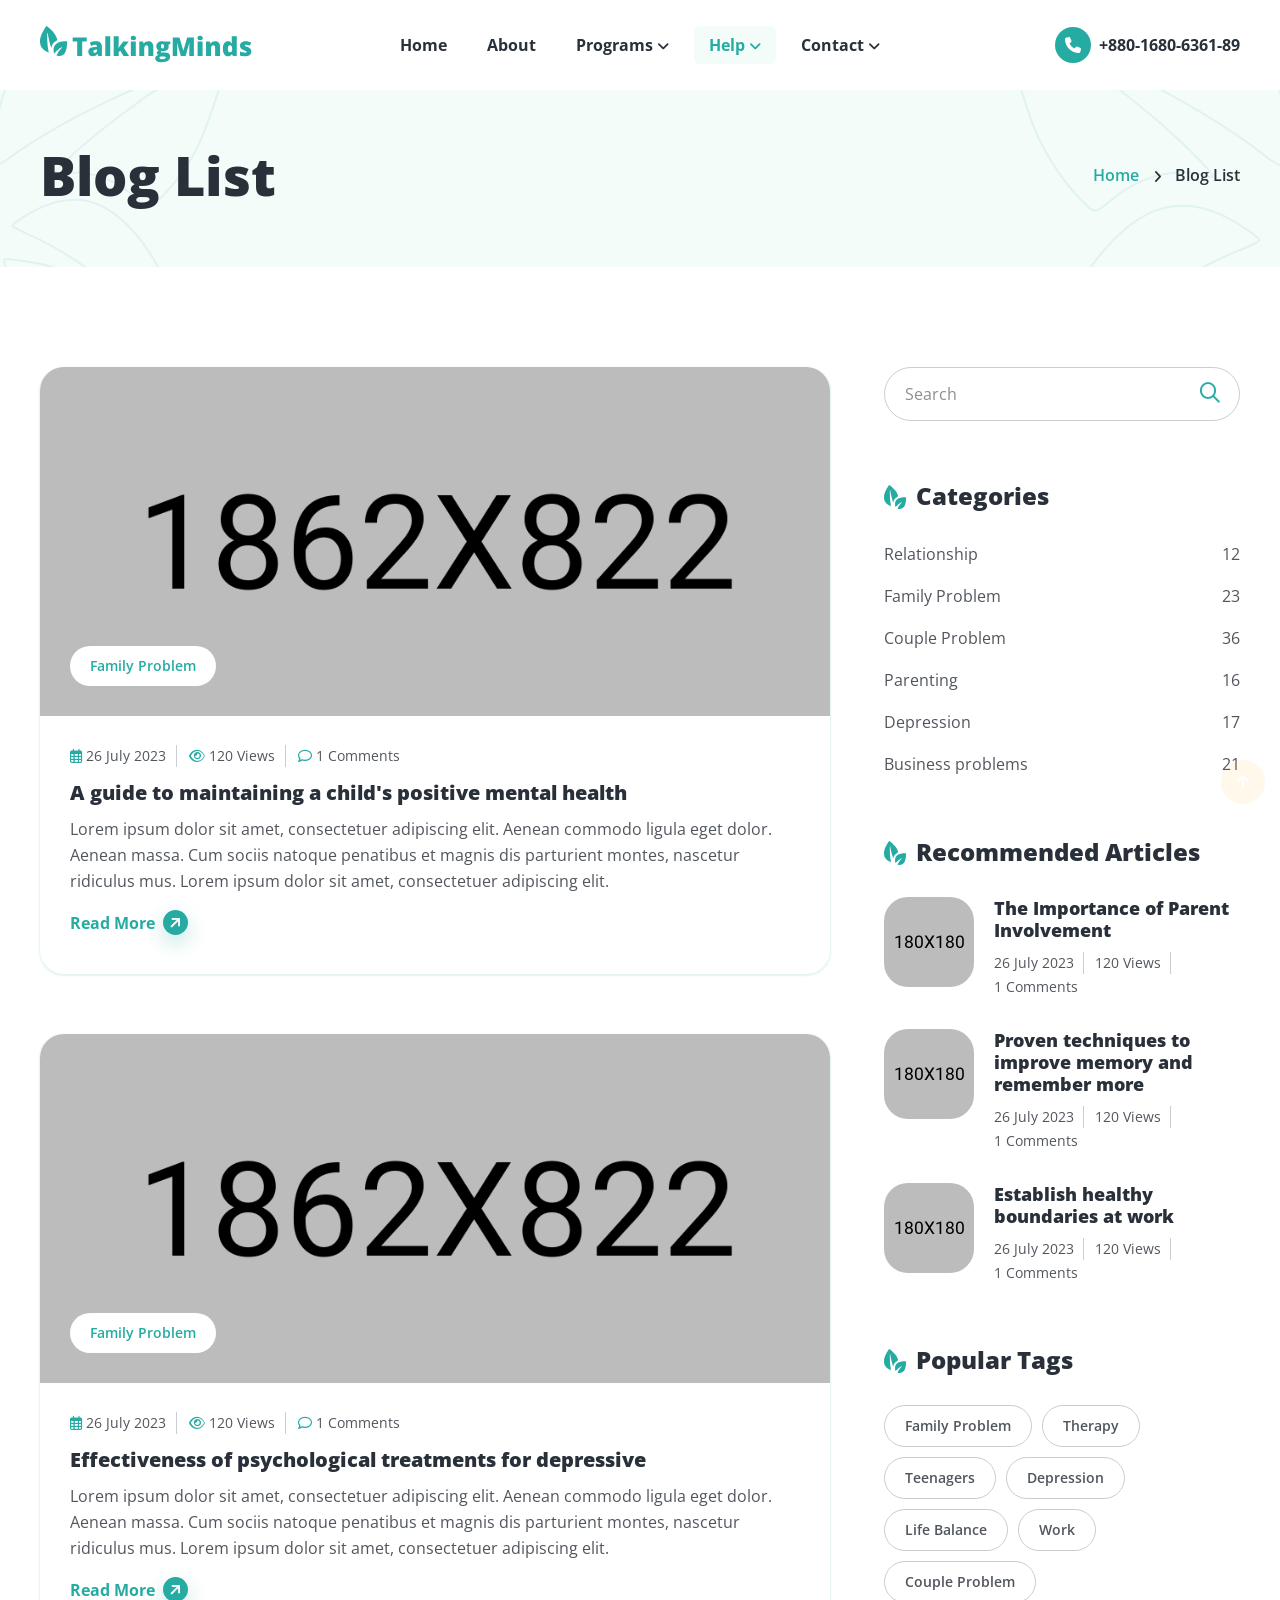
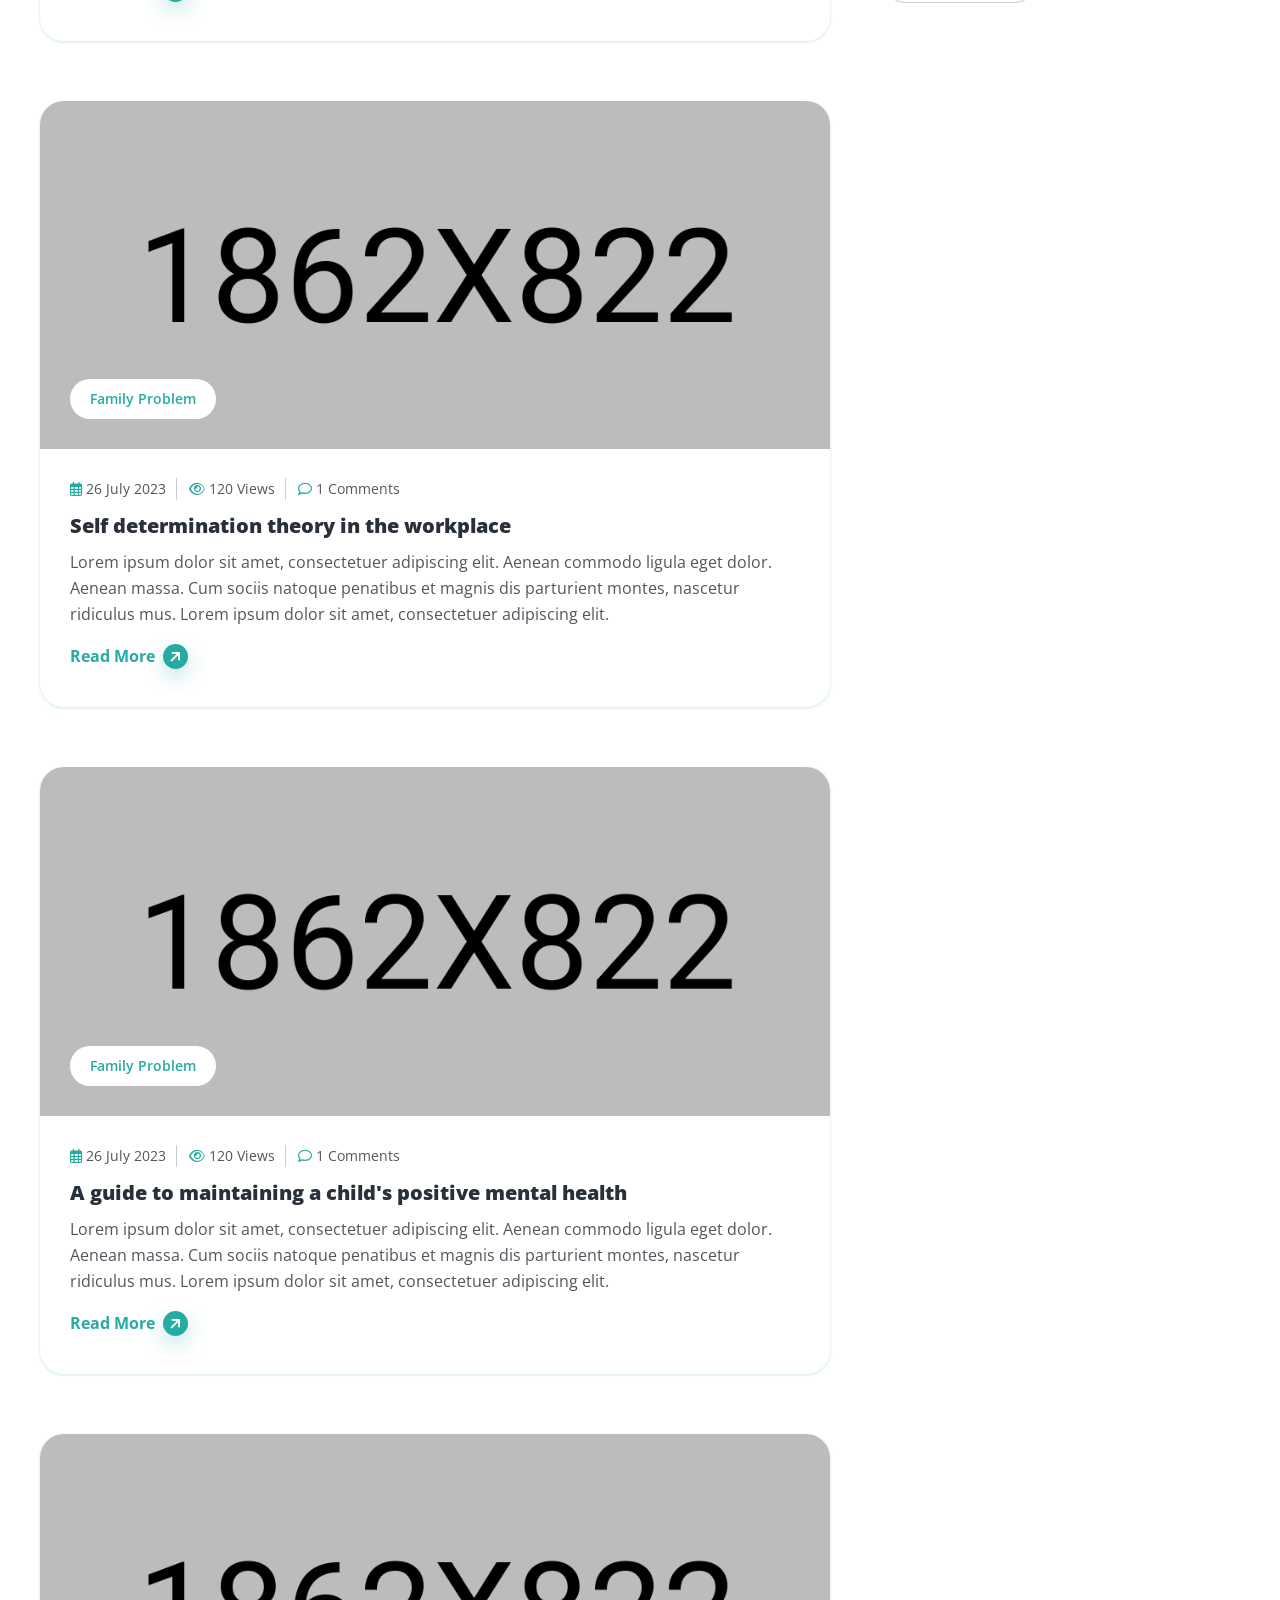
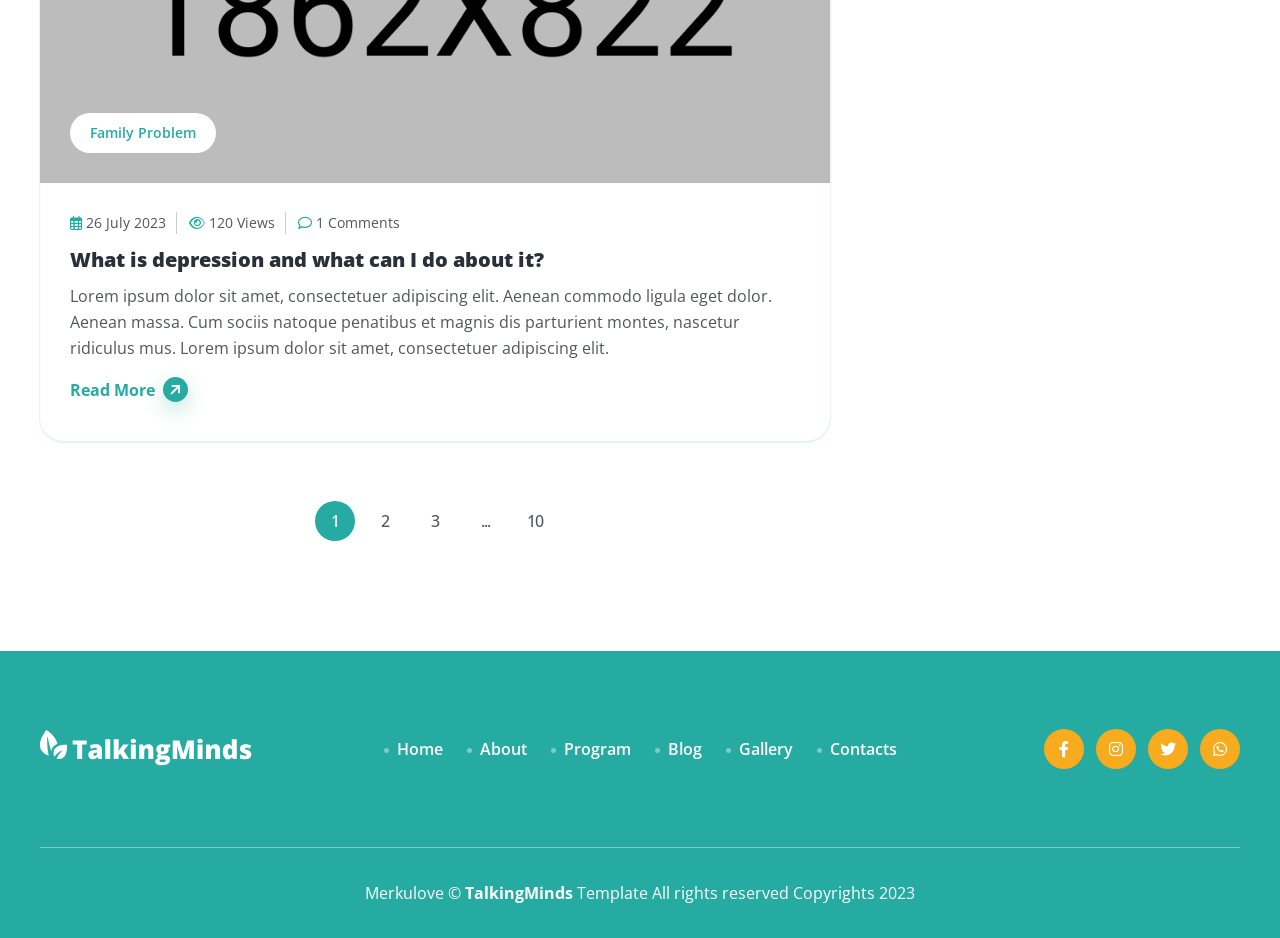
<file: blog_list.html>
<!doctype html>
<html lang="zxx">

  <head>

    <meta charset="utf-8">
    <meta name="viewport" content="width=device-width, initial-scale=1, shrink-to-fit=no">
    <meta http-equiv="x-ua-compatible" content="ie=edge">

    <title>Blog List – Psychotherapist Site Template</title>
    <link rel="shortcut icon" href="assets/images/site_logo/favourite_icon.svg">

    <!-- Fraimwork - CSS Include -->
    <link rel="stylesheet" type="text/css" href="assets/css/bootstrap.min.css">

    <!-- Icon Font - CSS Include -->
    <link rel="stylesheet" type="text/css" href="assets/css/fontawesome.min.css">

    <!-- Animation - CSS Include -->
    <link rel="stylesheet" type="text/css" href="assets/css/animate.min.css">

    <!-- Cursor - CSS Include -->
    <link rel="stylesheet" type="text/css" href="assets/css/cursor.min.css">

    <!-- Carousel - CSS Include -->
    <link rel="stylesheet" type="text/css" href="assets/css/slick.min.css">
    <link rel="stylesheet" type="text/css" href="assets/css/slick-theme.min.css">

    <!-- Video & Image Popup - CSS Include -->
    <link rel="stylesheet" type="text/css" href="assets/css/magnific-popup.min.css">

    <!-- Counter - CSS Include -->
    <link rel="stylesheet" type="text/css" href="assets/css/odometer.min.css">

    <!-- Custom - CSS Include -->
    <link rel="stylesheet" type="text/css" href="assets/css/style.css">

  </head>


  <body>

    <!-- Body Wrap - Start -->
    <div class="page_wrapper">

      <!-- Back To Top - Start -->
      <div class="backtotop">
        <a href="#" class="scroll">
          <i class="fa-solid fa-arrow-up"></i>
        </a>
      </div>
      <!-- Back To Top - End -->

      <!-- Site Header - Start
      ================================================== -->
      <header class="site_header">
        <div class="container">
          <div class="row align-items-center">
            <div class="col-lg-3 col-5">
              <div class="site_logo">
                <a class="site_link" href="index.html">
                  <img src="assets/images/site_logo/site_logo_primary.svg" alt="Site Logo – Talking Minds – Psychotherapist Site Template">
                </a>
              </div>
            </div>
            <div class="col-lg-6 col-2">
              <nav class="main_menu navbar navbar-expand-lg">
                <div class="main_menu_inner collapse navbar-collapse justify-content-center" id="main_menu_dropdown">
                  <ul class="main_menu_list unordered_list">
                    <li>
                      <a class="nav-link" href="index.html">Home</a>
                    </li>
                    <li>
                      <a class="nav-link" href="about.html">About</a>
                    </li>
                    <li class="dropdown">
                      <a class="nav-link" href="#" id="programs_submenu" role="button" data-bs-toggle="dropdown" aria-expanded="false">
                        Programs
                      </a>
                      <ul class="dropdown-menu" aria-labelledby="programs_submenu">
                        <li><a href="service.html">Our Services</a></li>
                        <li><a href="service_details.html">Depression Therapy</a></li>
                        <li><a href="service_details_2.html">Relationships</a></li>
                      </ul>
                    </li>
                    <li class="dropdown active">
                      <a class="nav-link" href="#" id="help_submenu" role="button" data-bs-toggle="dropdown" aria-expanded="false">
                        Help
                      </a>
                      <ul class="dropdown-menu" aria-labelledby="help_submenu">
                        <li><a href="team.html">Our Team</a></li>
                        <li><a href="gallery.html">Our Gallery</a></li>
                        <li class="dropdown active">
                          <a class="nav-link" href="#" id="blog_submenu" role="button" data-bs-toggle="dropdown" aria-expanded="false">
                            Blogs
                          </a>
                          <ul class="dropdown-menu" aria-labelledby="blog_submenu">
                            <li><a href="blog.html">Blog Grid</a></li>
                            <li class="active"><a href="blog_list.html">Blog Listing</a></li>
                            <li><a href="blog_details.html">Blog Details</a></li>
                          </ul>
                        </li>
                        <li><a href="faq.html">F.A.Q.</a></li>
                        <li><a href="error.html">404 Error</a></li>
                      </ul>
                    </li>
                    <li class="dropdown">
                      <a class="nav-link" href="#" id="contact_submenu" role="button" data-bs-toggle="dropdown" aria-expanded="false">
                        Contact
                      </a>
                      <ul class="dropdown-menu" aria-labelledby="contact_submenu">
                        <li><a class="nav-link" href="contact.html">Clinic Contacts</a></li>
                        <li><a class="nav-link" href="contact_2.html">Contact Information</a></li>
                        <li><a class="nav-link" href="contact_3.html">Contact Details</a></li>
                      </ul>
                    </li>
                  </ul>
                </div>
              </nav>
            </div>
            <div class="col-lg-3 col-5">
              <ul class="header_btns_group unordered_list justify-content-end">
                <li>
                  <button class="mobile_menu_btn" type="button" data-bs-toggle="collapse" data-bs-target="#main_menu_dropdown" aria-expanded="false" aria-label="Toggle navigation">
                    <i class="far fa-bars"></i>
                  </button>
                </li>
                <li>
                  <a class="btn_hotline" href="tel:+8801680636189">
                    <span class="btn_icon">
                      <i class="fa-solid fa-phone"></i>
                    </span>
                    <span class="btn_text">+880-1680-6361-89</span>
                  </a>
                </li>
              </ul>
            </div>
          </div>
        </div>
      </header>
      <!-- Site Header - End
      ================================================== -->

      <!-- Main Body - Start
      ================================================== -->
      <main class="page_content">

        <!-- Page Banner - Start
        ================================================== -->
        <section class="page_banner decoration_wrapper">
          <div class="container">
            <div class="row align-items-center">
              <div class="col-lg-6">
                <h1 class="page_title mb-0">Blog List</h1>
              </div>
              <div class="col-lg-6">
                <ul class="breadcrumb_nav unordered_list justify-content-lg-end justify-content-center">
                  <li><a href="index.html">Home</a></li>
                  <li>Blog List</li>
                </ul>
              </div>
            </div>
          </div>
          <div class="decoration_item shape_leaf_1">
            <img src="assets/images/shapes/shape_leaf_left.svg" alt="Shape Leaf - Talking Minds - Psychotherapist Site Template">
          </div>
          <div class="decoration_item shape_leaf_2">
            <img src="assets/images/shapes/shape_leaf_right.svg" alt="Shape Leaf - Talking Minds - Psychotherapist Site Template">
          </div>
        </section>
        <!-- Page Banner - End
        ================================================== -->

        <!-- Blog Section - Start
        ================================================== -->
        <section class="blog_section section_space_lg">
          <div class="container">
            <div class="row">
              <div class="col-lg-8">
                <div class="blog_item">
                  <div class="blog_image">
                    <a class="blog_image_wrap" href="blog_details.html">
                      <img src="assets/images/blogs/blog_list_image_1-min.jpg" alt="Talking Minds - The pros and cons of group psychotherapy">
                    </a>
                  </div>
                  <div class="blog_content">
                    <ul class="post_category unordered_list">
                      <li><a href="#!">Family Problem</a></li>
                    </ul>
                    <ul class="post_meta unordered_list">
                      <li><i class="fa-regular fa-calendar-days"></i> 26 July 2023</li>
                      <li><a href="#!"><i class="fa-regular fa-eye"></i> 120 Views</a></li>
                      <li><a href="#!"><i class="fa-regular fa-comment"></i> 1 Comments</a></li>
                    </ul>
                    <h3 class="item_title">
                      <a href="blog_details.html">
                        A guide to maintaining a child's positive mental health
                      </a>
                    </h3>
                    <p>
                      Lorem ipsum dolor sit amet, consectetuer adipiscing elit. Aenean commodo ligula eget dolor. Aenean massa. Cum sociis natoque penatibus et magnis dis parturient montes, nascetur ridiculus mus. Lorem ipsum dolor sit amet, consectetuer adipiscing elit.
                    </p>
                    <a class="btn-link" href="blog_details.html">
                      <span class="btn_text">Read More</span>
                      <span class="btn_icon"><i class="fa-solid fa-arrow-up-right"></i></span>
                    </a>
                  </div>
                </div>
                <div class="blog_item">
                  <div class="blog_image">
                    <a class="blog_image_wrap" href="blog_details.html">
                      <img src="assets/images/blogs/blog_list_image_2-min.jpg" alt="Talking Minds - Top seven challenges in counselling children">
                    </a>
                  </div>
                  <div class="blog_content">
                    <ul class="post_category unordered_list">
                      <li><a href="#!">Family Problem</a></li>
                    </ul>
                    <ul class="post_meta unordered_list">
                      <li><i class="fa-regular fa-calendar-days"></i> 26 July 2023</li>
                      <li><a href="#!"><i class="fa-regular fa-eye"></i> 120 Views</a></li>
                      <li><a href="#!"><i class="fa-regular fa-comment"></i> 1 Comments</a></li>
                    </ul>
                    <h3 class="item_title">
                      <a href="blog_details.html">
                        Effectiveness of psychological treatments for depressive
                      </a>
                    </h3>
                    <p>
                      Lorem ipsum dolor sit amet, consectetuer adipiscing elit. Aenean commodo ligula eget dolor. Aenean massa. Cum sociis natoque penatibus et magnis dis parturient montes, nascetur ridiculus mus. Lorem ipsum dolor sit amet, consectetuer adipiscing elit.
                    </p>
                    <a class="btn-link" href="blog_details.html">
                      <span class="btn_text">Read More</span>
                      <span class="btn_icon"><i class="fa-solid fa-arrow-up-right"></i></span>
                    </a>
                  </div>
                </div>
                <div class="blog_item">
                  <div class="blog_image">
                    <a class="blog_image_wrap" href="blog_details.html">
                      <img src="assets/images/blogs/blog_list_image_3-min.jpg" alt="Talking Minds - Actions, types and tips for finding group therapy">
                    </a>
                  </div>
                  <div class="blog_content">
                    <ul class="post_category unordered_list">
                      <li><a href="#!">Family Problem</a></li>
                    </ul>
                    <ul class="post_meta unordered_list">
                      <li><i class="fa-regular fa-calendar-days"></i> 26 July 2023</li>
                      <li><a href="#!"><i class="fa-regular fa-eye"></i> 120 Views</a></li>
                      <li><a href="#!"><i class="fa-regular fa-comment"></i> 1 Comments</a></li>
                    </ul>
                    <h3 class="item_title">
                      <a href="blog_details.html">
                        Self determination theory in the workplace
                      </a>
                    </h3>
                    <p>
                      Lorem ipsum dolor sit amet, consectetuer adipiscing elit. Aenean commodo ligula eget dolor. Aenean massa. Cum sociis natoque penatibus et magnis dis parturient montes, nascetur ridiculus mus. Lorem ipsum dolor sit amet, consectetuer adipiscing elit.
                    </p>
                    <a class="btn-link" href="blog_details.html">
                      <span class="btn_text">Read More</span>
                      <span class="btn_icon"><i class="fa-solid fa-arrow-up-right"></i></span>
                    </a>
                  </div>
                </div>
                <div class="blog_item">
                  <div class="blog_image">
                    <a class="blog_image_wrap" href="blog_details.html">
                      <img src="assets/images/blogs/blog_list_image_4-min.jpg" alt="Talking Minds - The pros and cons of group psychotherapy">
                    </a>
                  </div>
                  <div class="blog_content">
                    <ul class="post_category unordered_list">
                      <li><a href="#!">Family Problem</a></li>
                    </ul>
                    <ul class="post_meta unordered_list">
                      <li><i class="fa-regular fa-calendar-days"></i> 26 July 2023</li>
                      <li><a href="#!"><i class="fa-regular fa-eye"></i> 120 Views</a></li>
                      <li><a href="#!"><i class="fa-regular fa-comment"></i> 1 Comments</a></li>
                    </ul>
                    <h3 class="item_title">
                      <a href="blog_details.html">
                        A guide to maintaining a child's positive mental health
                      </a>
                    </h3>
                    <p>
                      Lorem ipsum dolor sit amet, consectetuer adipiscing elit. Aenean commodo ligula eget dolor. Aenean massa. Cum sociis natoque penatibus et magnis dis parturient montes, nascetur ridiculus mus. Lorem ipsum dolor sit amet, consectetuer adipiscing elit.
                    </p>
                    <a class="btn-link" href="blog_details.html">
                      <span class="btn_text">Read More</span>
                      <span class="btn_icon"><i class="fa-solid fa-arrow-up-right"></i></span>
                    </a>
                  </div>
                </div>
                <div class="blog_item">
                  <div class="blog_image">
                    <a class="blog_image_wrap" href="blog_details.html">
                      <img src="assets/images/blogs/blog_list_image_5-min.jpg" alt="Talking Minds - Top seven challenges in counselling children">
                    </a>
                  </div>
                  <div class="blog_content">
                    <ul class="post_category unordered_list">
                      <li><a href="#!">Family Problem</a></li>
                    </ul>
                    <ul class="post_meta unordered_list">
                      <li><i class="fa-regular fa-calendar-days"></i> 26 July 2023</li>
                      <li><a href="#!"><i class="fa-regular fa-eye"></i> 120 Views</a></li>
                      <li><a href="#!"><i class="fa-regular fa-comment"></i> 1 Comments</a></li>
                    </ul>
                    <h3 class="item_title">
                      <a href="blog_details.html">
                        What is depression and what can I do about it?
                      </a>
                    </h3>
                    <p>
                      Lorem ipsum dolor sit amet, consectetuer adipiscing elit. Aenean commodo ligula eget dolor. Aenean massa. Cum sociis natoque penatibus et magnis dis parturient montes, nascetur ridiculus mus. Lorem ipsum dolor sit amet, consectetuer adipiscing elit.
                    </p>
                    <a class="btn-link" href="blog_details.html">
                      <span class="btn_text">Read More</span>
                      <span class="btn_icon"><i class="fa-solid fa-arrow-up-right"></i></span>
                    </a>
                  </div>
                </div>
                <div class="pagination_wrap p-0">
                  <ul class="pagination_nav unordered_list justify-content-center">
                    <li class="active"><a href="#!">1</a></li>
                    <li><a href="#!">2</a></li>
                    <li><a href="#!">3</a></li>
                    <li><a href="#!">...</a></li>
                    <li><a href="#!">10</a></li>
                  </ul>
                </div>
              </div>

              <div class="col-lg-4">
                <aside class="sidebar ps-lg-4">
                  <div class="form-group">
                    <input id="sidebar_search" class="form-control" type="search" name="search" placeholder="Search">
                    <button type="submit" class="input_icon">
                      <i class="fa-regular fa-magnifying-glass"></i>
                    </button>
                  </div>
                  <div class="sidebar_widget">
                    <h3 class="sidebar_widget_title">
                      <span class="title_icon">
                        <img src="assets/images/site_logo/favourite_icon.svg" alt="Talking Minds - Psychotherapist Site Template">
                      </span>
                      <span class="title_text">Categories</span>
                    </h3>
                    <ul class="post_category_list unordered_list_block">
                      <li>
                        <a href="#!">
                          <span class="category_name">Relationship</span>
                          <span class="category_counter">12</span>
                        </a>
                      </li>
                      <li>
                        <a href="#!">
                          <span class="category_name">Family Problem</span>
                          <span class="category_counter">23</span>
                        </a>
                      </li>
                      <li>
                        <a href="#!">
                          <span class="category_name">Couple Problem</span>
                          <span class="category_counter">36</span>
                        </a>
                      </li>
                      <li>
                        <a href="#!">
                          <span class="category_name">Parenting</span>
                          <span class="category_counter">16</span>
                        </a>
                      </li>
                      <li>
                        <a href="#!">
                          <span class="category_name">Depression</span>
                          <span class="category_counter">17</span>
                        </a>
                      </li>
                      <li>
                        <a href="#!">
                          <span class="category_name">Business problems</span>
                          <span class="category_counter">21</span>
                        </a>
                      </li>
                    </ul>
                  </div>
                  <div class="sidebar_widget">
                    <h3 class="sidebar_widget_title">
                      <span class="title_icon">
                        <img src="assets/images/site_logo/favourite_icon.svg" alt="Talking Minds - Psychotherapist Site Template">
                      </span>
                      <span class="title_text">Recommended Articles</span>
                    </h3>
                    <ul class="reecommended_post_group unordered_list_block">
                      <li>
                        <div class="blog_item_small">
                          <div class="blog_image">
                            <a class="blog_image_wrap" href="blog_details.html">
                              <img src="assets/images/blogs/small_blog_image_1.jpg" alt="Talking Minds - Psychotherapist Site Template">
                            </a>
                          </div>
                          <div class="blog_content">
                            <h3 class="item_title">
                              <a href="blog_details.html">
                                The Importance of Parent Involvement
                              </a>
                            </h3>
                            <ul class="post_meta unordered_list">
                              <li>26 July 2023</li>
                              <li><a href="#!">120 Views</a></li>
                              <li><a href="#!">1 Comments</a></li>
                            </ul>
                          </div>
                        </div>
                      </li>
                      <li>
                        <div class="blog_item_small">
                          <div class="blog_image">
                            <a class="blog_image_wrap" href="blog_details.html">
                              <img src="assets/images/blogs/small_blog_image_2.jpg" alt="Talking Minds - Psychotherapist Site Template">
                            </a>
                          </div>
                          <div class="blog_content">
                            <h3 class="item_title">
                              <a href="blog_details.html">
                                Proven techniques to improve memory and remember more 
                              </a>
                            </h3>
                            <ul class="post_meta unordered_list">
                              <li>26 July 2023</li>
                              <li><a href="#!">120 Views</a></li>
                              <li><a href="#!">1 Comments</a></li>
                            </ul>
                          </div>
                        </div>
                      </li>
                      <li>
                        <div class="blog_item_small">
                          <div class="blog_image">
                            <a class="blog_image_wrap" href="blog_details.html">
                              <img src="assets/images/blogs/small_blog_image_3.jpg" alt="Talking Minds - Psychotherapist Site Template">
                            </a>
                          </div>
                          <div class="blog_content">
                            <h3 class="item_title">
                              <a href="blog_details.html">
                                Establish healthy boundaries at work
                              </a>
                            </h3>
                            <ul class="post_meta unordered_list">
                              <li>26 July 2023</li>
                              <li><a href="#!">120 Views</a></li>
                              <li><a href="#!">1 Comments</a></li>
                            </ul>
                          </div>
                        </div>
                      </li>
                    </ul>
                  </div>
                  <div class="sidebar_widget">
                    <h3 class="sidebar_widget_title">
                      <span class="title_icon">
                        <img src="assets/images/site_logo/favourite_icon.svg" alt="Talking Minds - Psychotherapist Site Template">
                      </span>
                      <span class="title_text">Popular Tags</span>
                    </h3>
                    <ul class="post_tags unordered_list">
                      <li><a href="#!">Family Problem</a></li>
                      <li><a href="#!">Therapy</a></li>
                      <li><a href="#!">Teenagers</a></li>
                      <li><a href="#!">Depression</a></li>
                      <li><a href="#!">Life Balance</a></li>
                      <li><a href="#!">Work</a></li>
                      <li><a href="#!">Couple Problem</a></li>
                    </ul>
                  </div>
                </aside>
              </div>
            </div>
          </div>
        </section>
        <!-- Blog Section - End
        ================================================== -->

      </main>
      <!-- Main Body - End
      ================================================== -->

      <!-- Site Footer - Start
      ================================================== -->
      <footer class="site_footer bg_primary">
        <div class="container">
          <div class="site_footer_content">
            <div class="row align-items-center">
              <div class="col-lg-3">
                <div class="site_logo">
                  <a class="site_link" href="index.html">
                    <img src="assets/images/site_logo/site_logo_white.svg" alt="Site Logo – Talking Minds – Psychotherapist Site Template">
                  </a>
                </div>
              </div>
              <div class="col-lg-6">
                <ul class="info_list unordered_list justify-content-center">
                  <li>
                    <a href="index.html">
                      <span class="info_icon">
                        <i class="fa-solid fa-circle"></i>
                      </span>
                      <span class="info_text">Home</span>
                    </a>
                  </li>
                  <li>
                    <a href="about.html">
                      <span class="info_icon">
                        <i class="fa-solid fa-circle"></i>
                      </span>
                      <span class="info_text">About</span>
                    </a>
                  </li>
                  <li>
                    <a href="service.html">
                      <span class="info_icon">
                        <i class="fa-solid fa-circle"></i>
                      </span>
                      <span class="info_text">Program</span>
                    </a>
                  </li>
                  <li>
                    <a href="blog.html">
                      <span class="info_icon">
                        <i class="fa-solid fa-circle"></i>
                      </span>
                      <span class="info_text">Blog</span>
                    </a>
                  </li>
                  <li>
                    <a href="gallery.html">
                      <span class="info_icon">
                        <i class="fa-solid fa-circle"></i>
                      </span>
                      <span class="info_text">Gallery</span>
                    </a>
                  </li>
                  <li>
                    <a href="contact.html">
                      <span class="info_icon">
                        <i class="fa-solid fa-circle"></i>
                      </span>
                      <span class="info_text">Contacts</span>
                    </a>
                  </li>
                </ul>
              </div>
              <div class="col-lg-3">
                <ul class="social_links unordered_list justify-content-center justify-content-lg-end">
                  <li><a href="#!"><i class="fa-brands fa-facebook-f"></i></a></li>
                  <li><a href="#!"><i class="fa-brands fa-instagram"></i></a></li>
                  <li><a href="#!"><i class="fa-brands fa-twitter"></i></a></li>
                  <li><a href="#!"><i class="fa-brands fa-whatsapp"></i></a></li>
                </ul>
              </div>
            </div>
          </div>
          <div class="copyright_widget text-center">
            <p class="copyright_text m-0">Merkulove © <b>TalkingMinds</b> Template All rights reserved Copyrights 2023</p>
          </div>
        </div>
      </footer>
      <!-- Site Footer - End
      ================================================== -->

    </div>
    <!-- Body Wrap - End -->

    <!-- Fraimwork - Jquery Include -->
    <script src="assets/js/jquery.min.js"></script>
    <script src="assets/js/popper.min.js"></script>
    <script src="assets/js/bootstrap.min.js"></script>
    <script src="assets/js/bootstrap-dropdown-ml-hack.min.js"></script>

    <!-- animation - jquery include -->
    <script src="assets/js/cursor.min.js"></script>

    <!-- Carousel - Jquery Include -->
    <script src="assets/js/slick.min.js"></script>

    <!-- Video & Image Popup - Jquery Include -->
    <script src="assets/js/magnific-popup.min.js"></script>
    
    <!-- Counter - Jquery Include -->
    <script src="assets/js/appear.min.js"></script>
    <script src="assets/js/odometer.min.js"></script>

    <!-- Custom - Jquery Include -->
    <script src="assets/js/main.js"></script>

  </body>
</html>
</file>
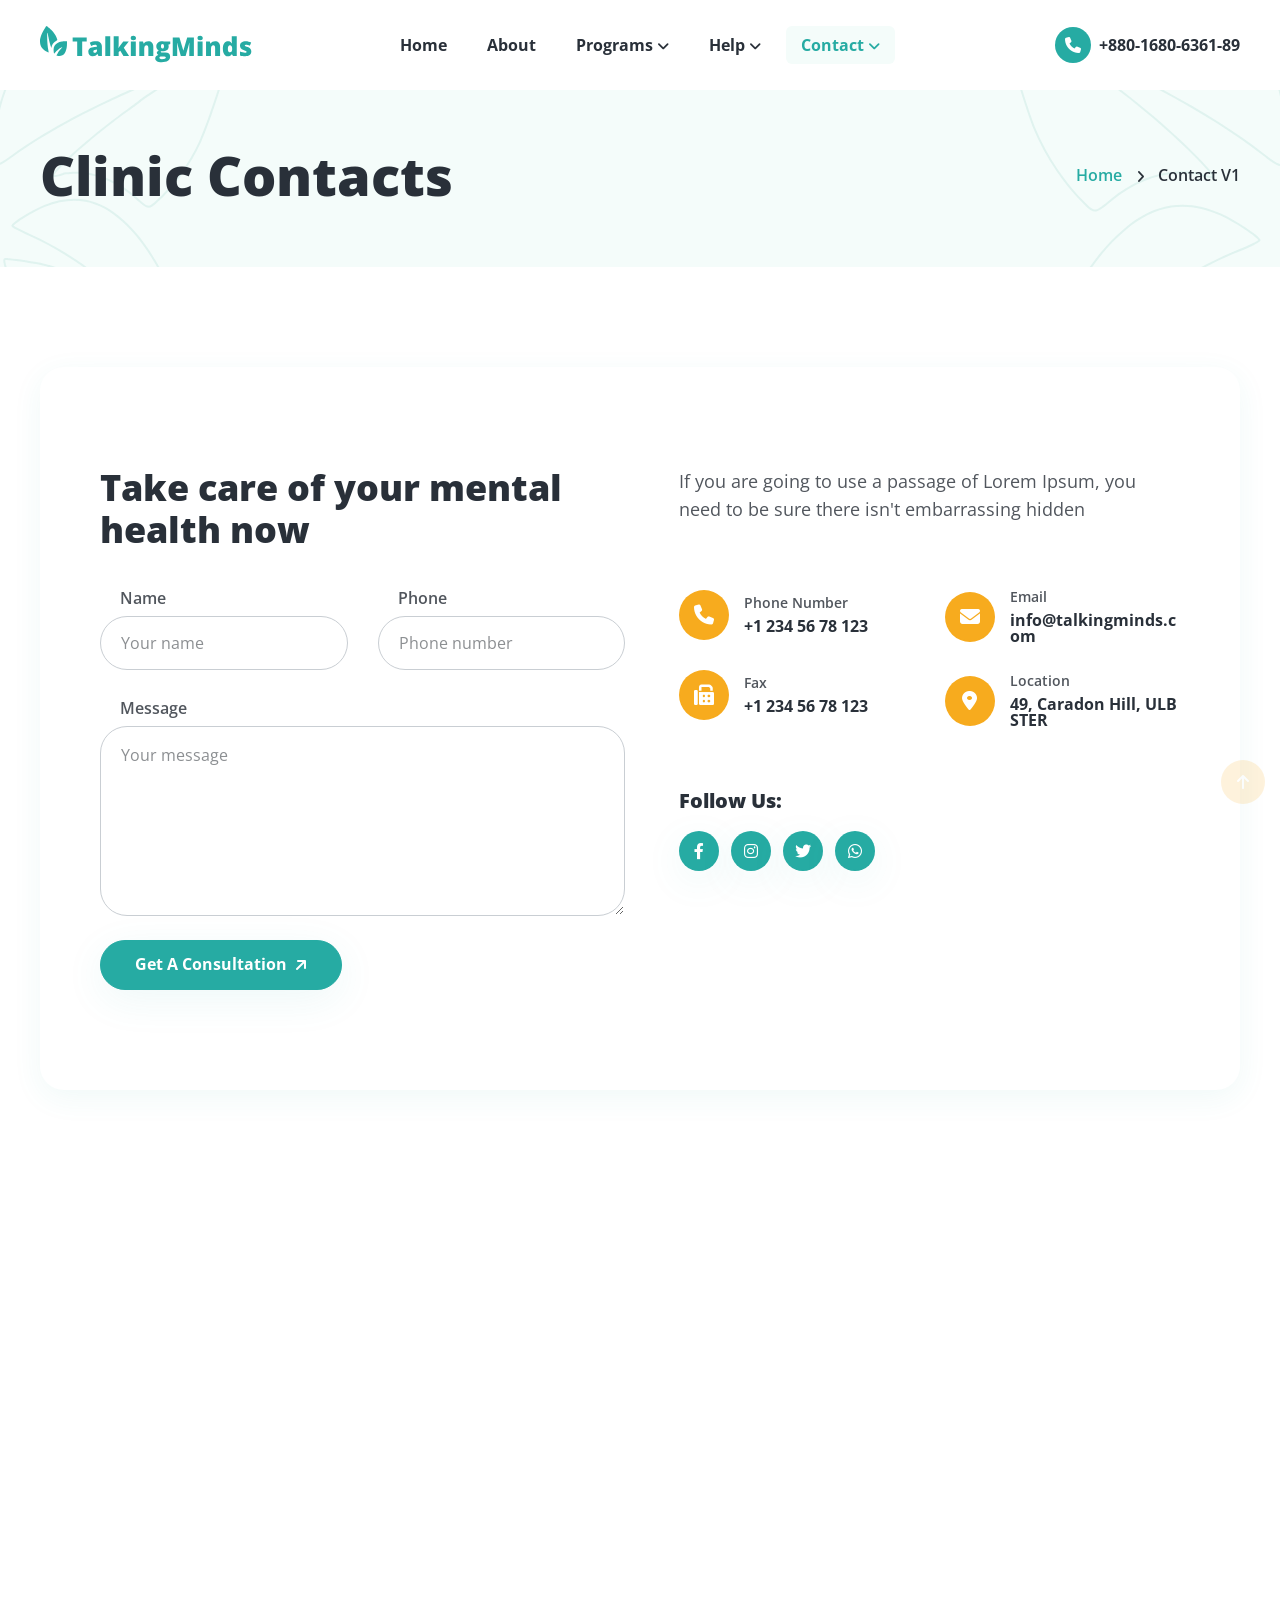
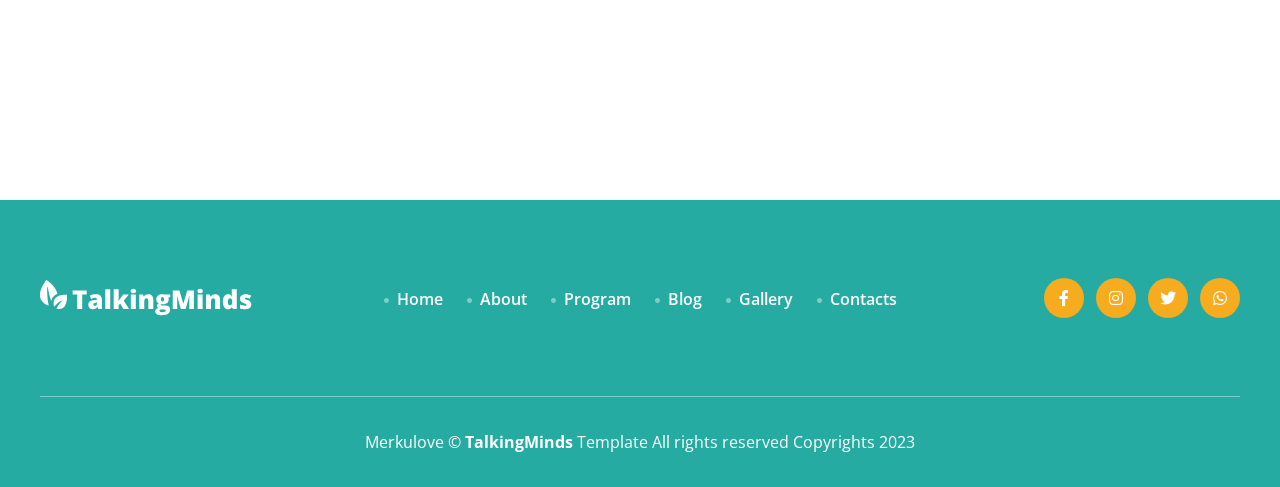
<file: contact.html>
<!doctype html>
<html lang="en">

  <head>

    <meta charset="utf-8">
    <meta name="viewport" content="width=device-width, initial-scale=1, shrink-to-fit=no">
    <meta http-equiv="x-ua-compatible" content="ie=edge">

    <title>Clinic Contacts - Talking Minds – Psychotherapist Site Template</title>
    <link rel="shortcut icon" href="assets/images/site_logo/favourite_icon.svg">

    <!-- Fraimwork - CSS Include -->
    <link rel="stylesheet" type="text/css" href="assets/css/bootstrap.min.css">

    <!-- Icon Font - CSS Include -->
    <link rel="stylesheet" type="text/css" href="assets/css/fontawesome.min.css">

    <!-- Animation - CSS Include -->
    <link rel="stylesheet" type="text/css" href="assets/css/animate.min.css">

    <!-- Cursor - CSS Include -->
    <link rel="stylesheet" type="text/css" href="assets/css/cursor.min.css">

    <!-- Carousel - CSS Include -->
    <link rel="stylesheet" type="text/css" href="assets/css/slick.min.css">
    <link rel="stylesheet" type="text/css" href="assets/css/slick-theme.min.css">

    <!-- Video & Image Popup - CSS Include -->
    <link rel="stylesheet" type="text/css" href="assets/css/magnific-popup.min.css">

    <!-- Counter - CSS Include -->
    <link rel="stylesheet" type="text/css" href="assets/css/odometer.min.css">

    <!-- Custom - CSS Include -->
    <link rel="stylesheet" type="text/css" href="assets/css/style.css">

  </head>


  <body>

    <!-- Body Wrap - Start -->
    <div class="page_wrapper">

      <!-- Back To Top - Start -->
      <div class="backtotop">
        <a href="#" class="scroll">
          <i class="fa-solid fa-arrow-up"></i>
        </a>
      </div>
      <!-- Back To Top - End -->

      <!-- Site Header - Start
      ================================================== -->
      <header class="site_header">
        <div class="container">
          <div class="row align-items-center">
            <div class="col-lg-3 col-5">
              <div class="site_logo">
                <a class="site_link" href="index.html">
                  <img src="assets/images/site_logo/site_logo_primary.svg" alt="Site Logo – Talking Minds – Psychotherapist Site Template">
                </a>
              </div>
            </div>
            <div class="col-lg-6 col-2">
              <nav class="main_menu navbar navbar-expand-lg">
                <div class="main_menu_inner collapse navbar-collapse justify-content-center" id="main_menu_dropdown">
                  <ul class="main_menu_list unordered_list">
                    <li>
                      <a class="nav-link" href="index.html">Home</a>
                    </li>
                    <li>
                      <a class="nav-link" href="about.html">About</a>
                    </li>
                    <li class="dropdown">
                      <a class="nav-link" href="#" id="programs_submenu" role="button" data-bs-toggle="dropdown" aria-expanded="false">
                        Programs
                      </a>
                      <ul class="dropdown-menu" aria-labelledby="programs_submenu">
                        <li><a href="service.html">Our Services</a></li>
                        <li><a href="service_details.html">Depression Therapy</a></li>
                        <li><a href="service_details_2.html">Relationships</a></li>
                      </ul>
                    </li>
                    <li class="dropdown">
                      <a class="nav-link" href="#" id="help_submenu" role="button" data-bs-toggle="dropdown" aria-expanded="false">
                        Help
                      </a>
                      <ul class="dropdown-menu" aria-labelledby="help_submenu">
                        <li><a href="team.html">Our Team</a></li>
                        <li><a href="gallery.html">Our Gallery</a></li>
                        <li class="dropdown">
                          <a class="nav-link" href="#" id="blog_submenu" role="button" data-bs-toggle="dropdown" aria-expanded="false">
                            Blogs
                          </a>
                          <ul class="dropdown-menu" aria-labelledby="blog_submenu">
                            <li><a href="blog.html">Blog Grid</a></li>
                            <li><a href="blog_list.html">Blog Listing</a></li>
                            <li><a href="blog_details.html">Blog Details</a></li>
                          </ul>
                        </li>
                        <li><a href="faq.html">F.A.Q.</a></li>
                        <li><a href="error.html">404 Error</a></li>
                      </ul>
                    </li>
                    <li class="dropdown active">
                      <a class="nav-link" href="#" id="contact_submenu" role="button" data-bs-toggle="dropdown" aria-expanded="false">
                        Contact
                      </a>
                      <ul class="dropdown-menu" aria-labelledby="contact_submenu">
                        <li class="active"><a class="nav-link" href="contact.html">Clinic Contacts</a></li>
                        <li><a class="nav-link" href="contact_2.html">Contact Information</a></li>
                        <li><a class="nav-link" href="contact_3.html">Contact Details</a></li>
                      </ul>
                    </li>
                  </ul>
                </div>
              </nav>
            </div>
            <div class="col-lg-3 col-5">
              <ul class="header_btns_group unordered_list justify-content-end">
                <li>
                  <button class="mobile_menu_btn" type="button" data-bs-toggle="collapse" data-bs-target="#main_menu_dropdown" aria-expanded="false" aria-label="Toggle navigation">
                    <i class="far fa-bars"></i>
                  </button>
                </li>
                <li>
                  <a class="btn_hotline" href="tel:+8801680636189">
                    <span class="btn_icon">
                      <i class="fa-solid fa-phone"></i>
                    </span>
                    <span class="btn_text">+880-1680-6361-89</span>
                  </a>
                </li>
              </ul>
            </div>
          </div>
        </div>
      </header>
      <!-- Site Header - End
      ================================================== -->

      <!-- Main Body - Start
      ================================================== -->
      <main class="page_content">

        <!-- Page Banner - Start
        ================================================== -->
        <section class="page_banner decoration_wrapper">
          <div class="container">
            <div class="row align-items-center">
              <div class="col-lg-6">
                <h1 class="page_title mb-0">Clinic Contacts</h1>
              </div>
              <div class="col-lg-6">
                <ul class="breadcrumb_nav unordered_list justify-content-lg-end justify-content-center">
                  <li><a href="index.html">Home</a></li>
                  <li>Contact V1</li>
                </ul>
              </div>
            </div>
          </div>
          <div class="decoration_item shape_leaf_1">
            <img src="assets/images/shapes/shape_leaf_left.svg" alt="Shape Leaf - Talking Minds - Psychotherapist Site Template">
          </div>
          <div class="decoration_item shape_leaf_2">
            <img src="assets/images/shapes/shape_leaf_right.svg" alt="Shape Leaf - Talking Minds - Psychotherapist Site Template">
          </div>
        </section>
        <!-- Page Banner - End
        ================================================== -->

        <!-- Contact Section - Start
        ================================================== -->
        <section class="contact_section section_space_lg">
          <div class="container">
            <div class="conatiner_box">
              <div class="section_heading mb-4">
                <div class="row justify-content-lg-between">
                  <div class="col-lg-6">
                    <h2 class="section_heading_text mb-0">
                      Take care of your mental health now
                    </h2>
                  </div>
                  <div class="col-lg-6">
                    <p class="section_heading_description mb-0 ps-lg-4">
                      If you are going to use a passage of Lorem Ipsum, you need to be sure there isn't embarrassing hidden 
                    </p>
                  </div>
                </div>
              </div>

              <div class="row justify-content-lg-between">
                <div class="col-lg-6 mb-lg-0 mb-4">
                  <div class="row">
                    <div class="col-md-6">
                      <div class="form-group">
                        <label for="input_name">Name</label>
                        <input id="input_name" class="form-control" type="text" name="name" placeholder="Your name">
                      </div>
                    </div>
                    <div class="col-md-6">
                      <div class="form-group">
                        <label for="input_phone">Phone</label>
                        <input id="input_phone" class="form-control" type="tel" name="phone" placeholder="Phone number">
                      </div>
                    </div>
                    <div class="col-12">
                      <div class="form-group mb-4">
                        <label for="input_message">Message</label>
                        <textarea id="input_message" class="form-control" name="comment" placeholder="Your message"></textarea>
                      </div>
                      <button type="submit" class="btn btn-primary">
                        <span class="btn_text" data-text="Get A Consultation">
                          Get A Consultation
                        </span>
                        <span class="btn_icon">
                          <i class="fa-solid fa-arrow-up-right"></i>
                        </span>
                      </button>
                    </div>
                  </div>
                </div>
                <div class="col-lg-6">
                  <div class="ps-lg-4">
                    <div class="row mb-5">
                      <div class="col-md-6">
                        <ul class="contact_info_list unordered_list_block">
                          <li>
                            <div class="item_icon">
                              <i class="fa-solid fa-phone"></i>
                            </div>
                            <div class="item_content">
                              <h3 class="item_title">Phone Number</h3>
                              <p class="item_info mb-0">+1 234 56 78 123</p>
                            </div>
                          </li>
                          <li>
                            <div class="item_icon">
                              <i class="fa-solid fa-fax"></i>
                            </div>
                            <div class="item_content">
                              <h3 class="item_title">Fax</h3>
                              <p class="item_info mb-0">+1 234 56 78 123</p>
                            </div>
                          </li>
                        </ul>
                      </div>
                      <div class="col-md-6">
                        <ul class="contact_info_list unordered_list_block">
                          <li>
                            <div class="item_icon">
                              <i class="fa-solid fa-envelope"></i>
                            </div>
                            <div class="item_content">
                              <h3 class="item_title">Email</h3>
                              <p class="item_info mb-0">info@talkingminds.com</p>
                            </div>
                          </li>
                          <li>
                            <div class="item_icon">
                              <i class="fa-solid fa-location-dot"></i>
                            </div>
                            <div class="item_content">
                              <h3 class="item_title">Location</h3>
                              <p class="item_info mb-0">49, Caradon Hill, ULBSTER</p>
                            </div>
                          </li>
                        </ul>
                      </div>
                    </div>
                    <h3 class="social_title">Follow Us:</h3>
                    <ul class="social_links unordered_list">
                      <li><a class="bg-primary" href="#!"><i class="fa-brands fa-facebook-f"></i></a></li>
                      <li><a class="bg-primary" href="#!"><i class="fa-brands fa-instagram"></i></a></li>
                      <li><a class="bg-primary" href="#!"><i class="fa-brands fa-twitter"></i></a></li>
                      <li><a class="bg-primary" href="#!"><i class="fa-brands fa-whatsapp"></i></a></li>
                    </ul>
                  </div>
                </div>
              </div>
            </div>
          </div>
        </section>
        <!-- Contact Section - End
        ================================================== -->

        <!-- Google Map - Start
        ================================================== -->
        <div class="gmap_canvas contact_map">
          <iframe class="rounded-0" src="https://maps.google.com/maps?q=2880%20Broadway,%20New%20York&t=&z=13&ie=UTF8&iwloc=&output=embed"></iframe>
        </div>
        <!-- Google Map - End
        ================================================== -->

      </main>
      <!-- Main Body - End
      ================================================== -->

      <!-- Site Footer - Start
      ================================================== -->
      <footer class="site_footer bg_primary">
        <div class="container">
          <div class="site_footer_content">
            <div class="row align-items-center">
              <div class="col-lg-3">
                <div class="site_logo">
                  <a class="site_link" href="index.html">
                    <img src="assets/images/site_logo/site_logo_white.svg" alt="Site Logo – Talking Minds – Psychotherapist Site Template">
                  </a>
                </div>
              </div>
              <div class="col-lg-6">
                <ul class="info_list unordered_list justify-content-center">
                  <li>
                    <a href="index.html">
                      <span class="info_icon">
                        <i class="fa-solid fa-circle"></i>
                      </span>
                      <span class="info_text">Home</span>
                    </a>
                  </li>
                  <li>
                    <a href="about.html">
                      <span class="info_icon">
                        <i class="fa-solid fa-circle"></i>
                      </span>
                      <span class="info_text">About</span>
                    </a>
                  </li>
                  <li>
                    <a href="service.html">
                      <span class="info_icon">
                        <i class="fa-solid fa-circle"></i>
                      </span>
                      <span class="info_text">Program</span>
                    </a>
                  </li>
                  <li>
                    <a href="blog.html">
                      <span class="info_icon">
                        <i class="fa-solid fa-circle"></i>
                      </span>
                      <span class="info_text">Blog</span>
                    </a>
                  </li>
                  <li>
                    <a href="gallery.html">
                      <span class="info_icon">
                        <i class="fa-solid fa-circle"></i>
                      </span>
                      <span class="info_text">Gallery</span>
                    </a>
                  </li>
                  <li>
                    <a href="contact.html">
                      <span class="info_icon">
                        <i class="fa-solid fa-circle"></i>
                      </span>
                      <span class="info_text">Contacts</span>
                    </a>
                  </li>
                </ul>
              </div>
              <div class="col-lg-3">
                <ul class="social_links unordered_list justify-content-center justify-content-lg-end">
                  <li><a href="#!"><i class="fa-brands fa-facebook-f"></i></a></li>
                  <li><a href="#!"><i class="fa-brands fa-instagram"></i></a></li>
                  <li><a href="#!"><i class="fa-brands fa-twitter"></i></a></li>
                  <li><a href="#!"><i class="fa-brands fa-whatsapp"></i></a></li>
                </ul>
              </div>
            </div>
          </div>
          <div class="copyright_widget text-center">
            <p class="copyright_text m-0">Merkulove © <b>TalkingMinds</b> Template All rights reserved Copyrights 2023</p>
          </div>
        </div>
      </footer>
      <!-- Site Footer - End
      ================================================== -->

    </div>
    <!-- Body Wrap - End -->

    <!-- Fraimwork - Jquery Include -->
    <script src="assets/js/jquery.min.js"></script>
    <script src="assets/js/popper.min.js"></script>
    <script src="assets/js/bootstrap.min.js"></script>
    <script src="assets/js/bootstrap-dropdown-ml-hack.min.js"></script>

    <!-- animation - jquery include -->
    <script src="assets/js/cursor.min.js"></script>

    <!-- Carousel - Jquery Include -->
    <script src="assets/js/slick.min.js"></script>

    <!-- Video & Image Popup - Jquery Include -->
    <script src="assets/js/magnific-popup.min.js"></script>
    
    <!-- Counter - Jquery Include -->
    <script src="assets/js/appear.min.js"></script>
    <script src="assets/js/odometer.min.js"></script>

    <!-- Custom - Jquery Include -->
    <script src="assets/js/main.js"></script>

  </body>
</html>
</file>
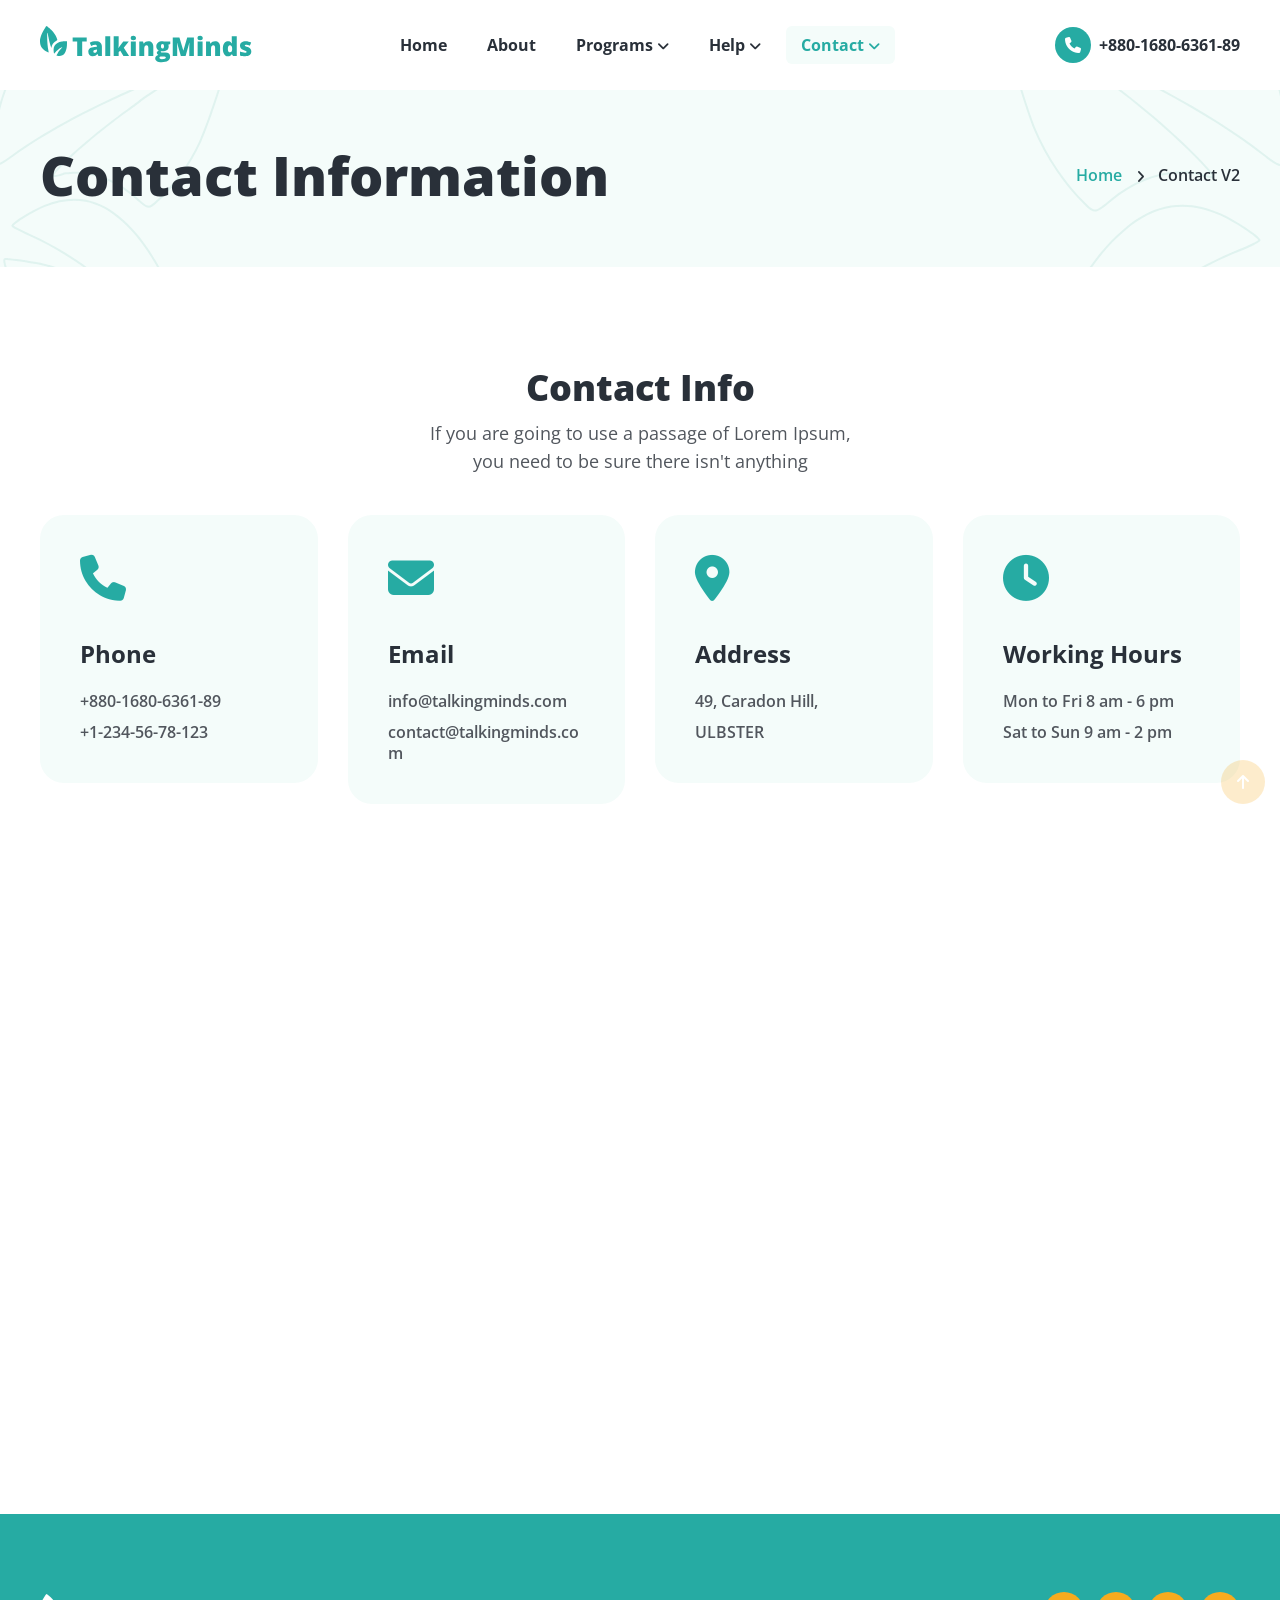
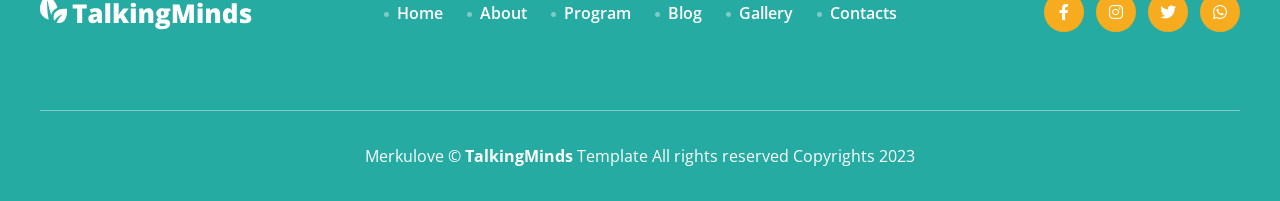
<file: contact_2.html>
<!doctype html>
<html lang="en">

  <head>

    <meta charset="utf-8">
    <meta name="viewport" content="width=device-width, initial-scale=1, shrink-to-fit=no">
    <meta http-equiv="x-ua-compatible" content="ie=edge">

    <title>Contact Information - Talking Minds – Psychotherapist Site Template</title>
    <link rel="shortcut icon" href="assets/images/site_logo/favourite_icon.svg">

    <!-- Fraimwork - CSS Include -->
    <link rel="stylesheet" type="text/css" href="assets/css/bootstrap.min.css">

    <!-- Icon Font - CSS Include -->
    <link rel="stylesheet" type="text/css" href="assets/css/fontawesome.min.css">

    <!-- Animation - CSS Include -->
    <link rel="stylesheet" type="text/css" href="assets/css/animate.min.css">

    <!-- Cursor - CSS Include -->
    <link rel="stylesheet" type="text/css" href="assets/css/cursor.min.css">

    <!-- Carousel - CSS Include -->
    <link rel="stylesheet" type="text/css" href="assets/css/slick.min.css">
    <link rel="stylesheet" type="text/css" href="assets/css/slick-theme.min.css">

    <!-- Video & Image Popup - CSS Include -->
    <link rel="stylesheet" type="text/css" href="assets/css/magnific-popup.min.css">

    <!-- Counter - CSS Include -->
    <link rel="stylesheet" type="text/css" href="assets/css/odometer.min.css">

    <!-- Custom - CSS Include -->
    <link rel="stylesheet" type="text/css" href="assets/css/style.css">

  </head>


  <body>

    <!-- Body Wrap - Start -->
    <div class="page_wrapper">

      <!-- Back To Top - Start -->
      <div class="backtotop">
        <a href="#" class="scroll">
          <i class="fa-solid fa-arrow-up"></i>
        </a>
      </div>
      <!-- Back To Top - End -->

      <!-- Site Header - Start
      ================================================== -->
      <header class="site_header">
        <div class="container">
          <div class="row align-items-center">
            <div class="col-lg-3 col-5">
              <div class="site_logo">
                <a class="site_link" href="index.html">
                  <img src="assets/images/site_logo/site_logo_primary.svg" alt="Site Logo – Talking Minds – Psychotherapist Site Template">
                </a>
              </div>
            </div>
            <div class="col-lg-6 col-2">
              <nav class="main_menu navbar navbar-expand-lg">
                <div class="main_menu_inner collapse navbar-collapse justify-content-center" id="main_menu_dropdown">
                  <ul class="main_menu_list unordered_list">
                    <li>
                      <a class="nav-link" href="index.html">Home</a>
                    </li>
                    <li>
                      <a class="nav-link" href="about.html">About</a>
                    </li>
                    <li class="dropdown">
                      <a class="nav-link" href="#" id="programs_submenu" role="button" data-bs-toggle="dropdown" aria-expanded="false">
                        Programs
                      </a>
                      <ul class="dropdown-menu" aria-labelledby="programs_submenu">
                        <li><a href="service.html">Our Services</a></li>
                        <li><a href="service_details.html">Depression Therapy</a></li>
                        <li><a href="service_details_2.html">Relationships</a></li>
                      </ul>
                    </li>
                    <li class="dropdown">
                      <a class="nav-link" href="#" id="help_submenu" role="button" data-bs-toggle="dropdown" aria-expanded="false">
                        Help
                      </a>
                      <ul class="dropdown-menu" aria-labelledby="help_submenu">
                        <li><a href="team.html">Our Team</a></li>
                        <li><a href="gallery.html">Our Gallery</a></li>
                        <li class="dropdown">
                          <a class="nav-link" href="#" id="blog_submenu" role="button" data-bs-toggle="dropdown" aria-expanded="false">
                            Blogs
                          </a>
                          <ul class="dropdown-menu" aria-labelledby="blog_submenu">
                            <li><a href="blog.html">Blog Grid</a></li>
                            <li><a href="blog_list.html">Blog Listing</a></li>
                            <li><a href="blog_details.html">Blog Details</a></li>
                          </ul>
                        </li>
                        <li><a href="faq.html">F.A.Q.</a></li>
                        <li><a href="error.html">404 Error</a></li>
                      </ul>
                    </li>
                    <li class="dropdown active">
                      <a class="nav-link" href="#" id="contact_submenu" role="button" data-bs-toggle="dropdown" aria-expanded="false">
                        Contact
                      </a>
                      <ul class="dropdown-menu" aria-labelledby="contact_submenu">
                        <li><a class="nav-link" href="contact.html">Clinic Contacts</a></li>
                        <li class="active"><a class="nav-link" href="contact_2.html">Contact Information</a></li>
                        <li><a class="nav-link" href="contact_3.html">Contact Details</a></li>
                      </ul>
                    </li>
                  </ul>
                </div>
              </nav>
            </div>
            <div class="col-lg-3 col-5">
              <ul class="header_btns_group unordered_list justify-content-end">
                <li>
                  <button class="mobile_menu_btn" type="button" data-bs-toggle="collapse" data-bs-target="#main_menu_dropdown" aria-expanded="false" aria-label="Toggle navigation">
                    <i class="far fa-bars"></i>
                  </button>
                </li>
                <li>
                  <a class="btn_hotline" href="tel:+8801680636189">
                    <span class="btn_icon">
                      <i class="fa-solid fa-phone"></i>
                    </span>
                    <span class="btn_text">+880-1680-6361-89</span>
                  </a>
                </li>
              </ul>
            </div>
          </div>
        </div>
      </header>
      <!-- Site Header - End
      ================================================== -->

      <!-- Main Body - Start
      ================================================== -->
      <main class="page_content">

        <!-- Page Banner - Start
        ================================================== -->
        <section class="page_banner decoration_wrapper">
          <div class="container">
            <div class="row align-items-center">
              <div class="col-lg-6">
                <h1 class="page_title mb-0">Contact Information</h1>
              </div>
              <div class="col-lg-6">
                <ul class="breadcrumb_nav unordered_list justify-content-lg-end justify-content-center">
                  <li><a href="index.html">Home</a></li>
                  <li>Contact V2</li>
                </ul>
              </div>
            </div>
          </div>
          <div class="decoration_item shape_leaf_1">
            <img src="assets/images/shapes/shape_leaf_left.svg" alt="Shape Leaf - Talking Minds - Psychotherapist Site Template">
          </div>
          <div class="decoration_item shape_leaf_2">
            <img src="assets/images/shapes/shape_leaf_right.svg" alt="Shape Leaf - Talking Minds - Psychotherapist Site Template">
          </div>
        </section>
        <!-- Page Banner - End
        ================================================== -->

        <!-- Contact Section - Start
        ================================================== -->
        <section class="contact_section section_space_lg">
          <div class="container">
            <div class="section_heading text-center">
              <h2 class="section_heading_text">Contact Info</h2>
              <p class="section_heading_description mb-0 ">
                If you are going to use a passage of Lorem Ipsum, you need to be sure there isn't anything 
              </p>
            </div>
            <div class="contact_infobox_wrapper row justify-content-center">
              <div class="col-lg-3 col-md-6 col-sm-6">
                <div class="contact_info_box">
                  <div class="item_icon">
                    <i class="fa-solid fa-phone"></i>
                  </div>
                  <div class="item_contact">
                    <h3 class="item_title">Phone</h3>
                    <ul class="info_list unordered_list_block">
                      <li>
                        <span class="info_text">+880-1680-6361-89</span>
                      </li>
                      <li>
                        <span class="info_text">+1-234-56-78-123</span>
                      </li>
                    </ul>
                  </div>
                </div>
              </div>
              <div class="col-lg-3 col-md-6 col-sm-6">
                <div class="contact_info_box">
                  <div class="item_icon">
                    <i class="fa-solid fa-envelope"></i>
                  </div>
                  <div class="item_contact">
                    <h3 class="item_title">Email</h3>
                    <ul class="info_list unordered_list_block">
                      <li>
                        <span class="info_text">info@talkingminds.com</span>
                      </li>
                      <li>
                        <span class="info_text">contact@talkingminds.com</span>
                      </li>
                    </ul>
                  </div>
                </div>
              </div>
              <div class="col-lg-3 col-md-6 col-sm-6">
                <div class="contact_info_box">
                  <div class="item_icon">
                    <i class="fa-solid fa-location-dot"></i>
                  </div>
                  <div class="item_contact">
                    <h3 class="item_title">Address</h3>
                    <ul class="info_list unordered_list_block">
                      <li>
                        <span class="info_text">49, Caradon Hill, </span>
                      </li>
                      <li>
                        <span class="info_text">ULBSTER</span>
                      </li>
                    </ul>
                  </div>
                </div>
              </div>
              <div class="col-lg-3 col-md-6 col-sm-6">
                <div class="contact_info_box">
                  <div class="item_icon">
                    <i class="fa-solid fa-clock"></i>
                  </div>
                  <div class="item_contact">
                    <h3 class="item_title">Working Hours</h3>
                    <ul class="info_list unordered_list_block">
                      <li>
                        <span class="info_text">Mon to Fri 8 am - 6 pm</span>
                      </li>
                      <li>
                        <span class="info_text">Sat to Sun 9 am - 2 pm</span>
                      </li>
                    </ul>
                  </div>
                </div>
              </div>
            </div>
          </div>
        </section>
        <!-- Contact Section - End
        ================================================== -->

        <!-- Google Map - Start
        ================================================== -->
        <div class="gmap_canvas contact_map">
          <iframe class="rounded-0" src="https://maps.google.com/maps?q=2880%20Broadway,%20New%20York&t=&z=13&ie=UTF8&iwloc=&output=embed"></iframe>
        </div>
        <!-- Google Map - End
        ================================================== -->

      </main>
      <!-- Main Body - End
      ================================================== -->

      <!-- Site Footer - Start
      ================================================== -->
      <footer class="site_footer bg_primary">
        <div class="container">
          <div class="site_footer_content">
            <div class="row align-items-center">
              <div class="col-lg-3">
                <div class="site_logo">
                  <a class="site_link" href="index.html">
                    <img src="assets/images/site_logo/site_logo_white.svg" alt="Site Logo – Talking Minds – Psychotherapist Site Template">
                  </a>
                </div>
              </div>
              <div class="col-lg-6">
                <ul class="info_list unordered_list justify-content-center">
                  <li>
                    <a href="index.html">
                      <span class="info_icon">
                        <i class="fa-solid fa-circle"></i>
                      </span>
                      <span class="info_text">Home</span>
                    </a>
                  </li>
                  <li>
                    <a href="about.html">
                      <span class="info_icon">
                        <i class="fa-solid fa-circle"></i>
                      </span>
                      <span class="info_text">About</span>
                    </a>
                  </li>
                  <li>
                    <a href="service.html">
                      <span class="info_icon">
                        <i class="fa-solid fa-circle"></i>
                      </span>
                      <span class="info_text">Program</span>
                    </a>
                  </li>
                  <li>
                    <a href="blog.html">
                      <span class="info_icon">
                        <i class="fa-solid fa-circle"></i>
                      </span>
                      <span class="info_text">Blog</span>
                    </a>
                  </li>
                  <li>
                    <a href="gallery.html">
                      <span class="info_icon">
                        <i class="fa-solid fa-circle"></i>
                      </span>
                      <span class="info_text">Gallery</span>
                    </a>
                  </li>
                  <li>
                    <a href="contact.html">
                      <span class="info_icon">
                        <i class="fa-solid fa-circle"></i>
                      </span>
                      <span class="info_text">Contacts</span>
                    </a>
                  </li>
                </ul>
              </div>
              <div class="col-lg-3">
                <ul class="social_links unordered_list justify-content-center justify-content-lg-end">
                  <li><a href="#!"><i class="fa-brands fa-facebook-f"></i></a></li>
                  <li><a href="#!"><i class="fa-brands fa-instagram"></i></a></li>
                  <li><a href="#!"><i class="fa-brands fa-twitter"></i></a></li>
                  <li><a href="#!"><i class="fa-brands fa-whatsapp"></i></a></li>
                </ul>
              </div>
            </div>
          </div>
          <div class="copyright_widget text-center">
            <p class="copyright_text m-0">Merkulove © <b>TalkingMinds</b> Template All rights reserved Copyrights 2023</p>
          </div>
        </div>
      </footer>
      <!-- Site Footer - End
      ================================================== -->

    </div>
    <!-- Body Wrap - End -->

    <!-- Fraimwork - Jquery Include -->
    <script src="assets/js/jquery.min.js"></script>
    <script src="assets/js/popper.min.js"></script>
    <script src="assets/js/bootstrap.min.js"></script>
    <script src="assets/js/bootstrap-dropdown-ml-hack.min.js"></script>

    <!-- animation - jquery include -->
    <script src="assets/js/cursor.min.js"></script>

    <!-- Carousel - Jquery Include -->
    <script src="assets/js/slick.min.js"></script>

    <!-- Video & Image Popup - Jquery Include -->
    <script src="assets/js/magnific-popup.min.js"></script>
    
    <!-- Counter - Jquery Include -->
    <script src="assets/js/appear.min.js"></script>
    <script src="assets/js/odometer.min.js"></script>

    <!-- Custom - Jquery Include -->
    <script src="assets/js/main.js"></script>

  </body>
</html>
</file>
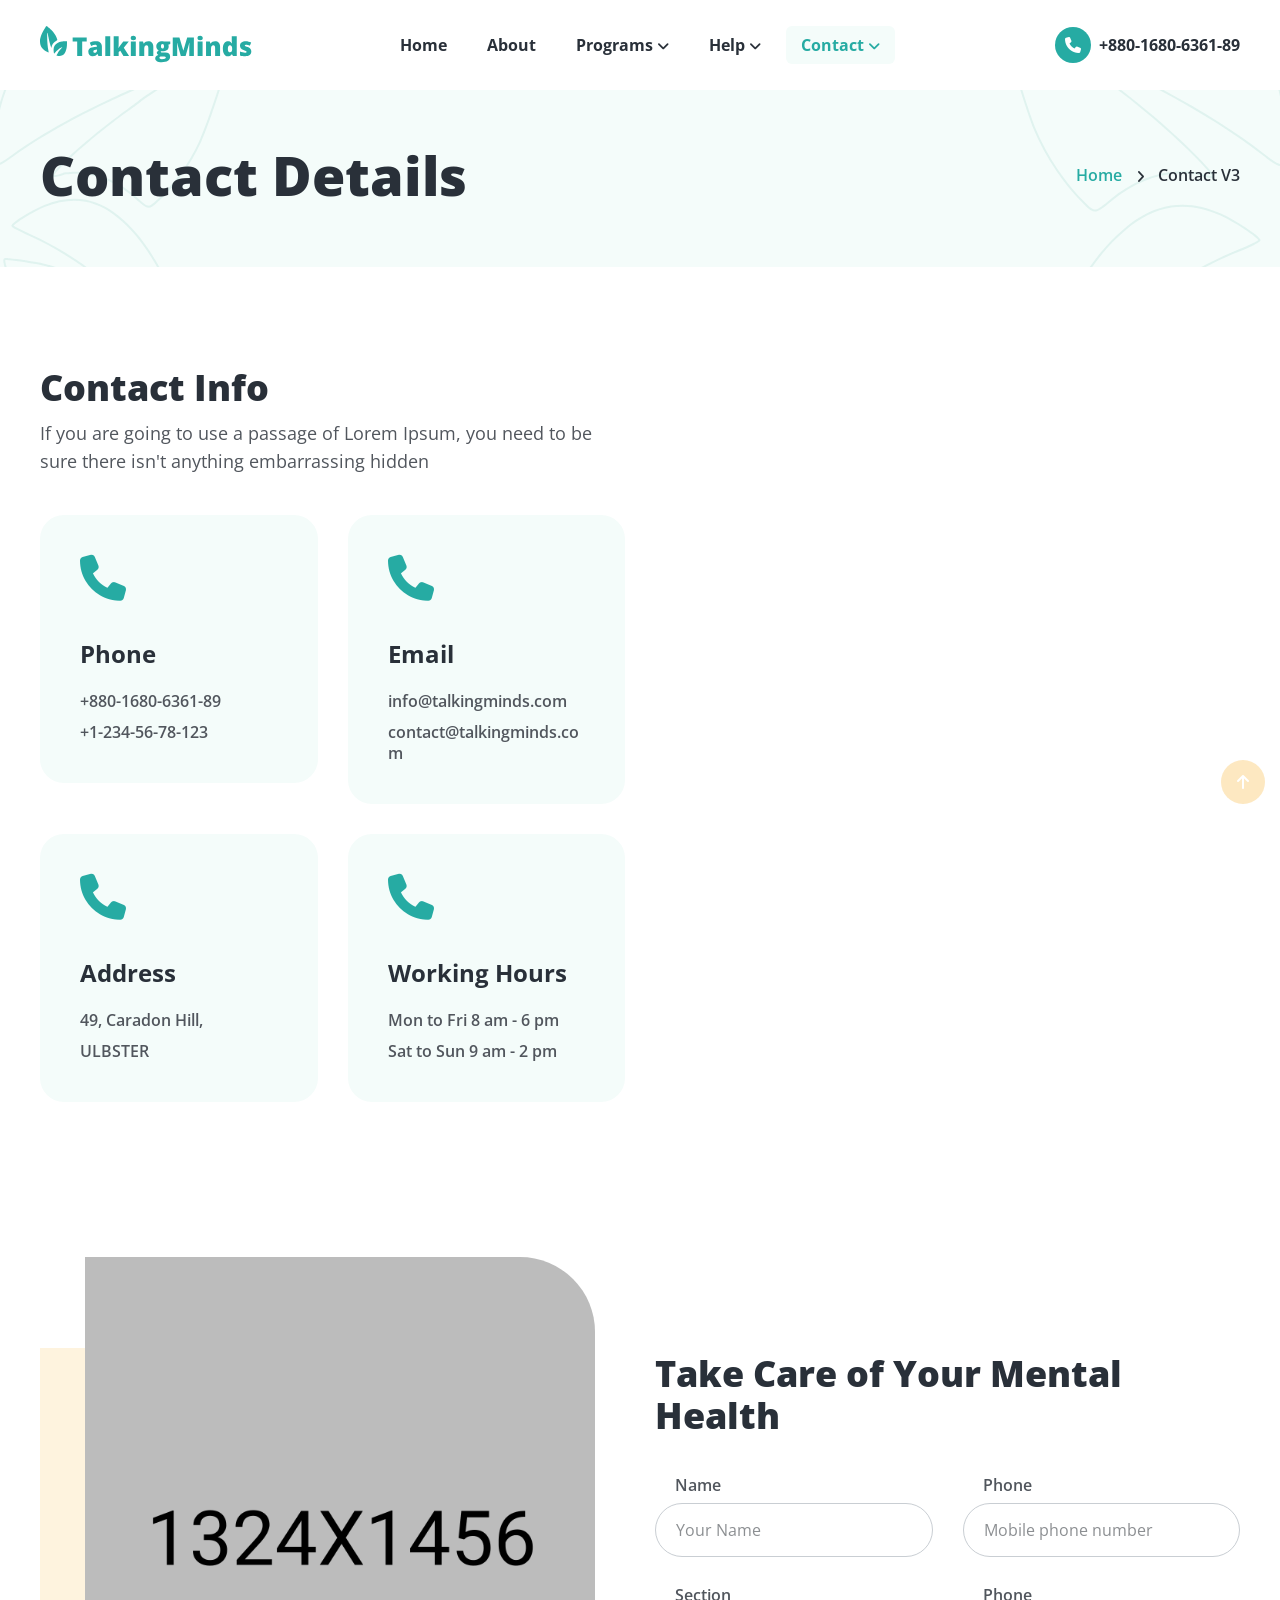
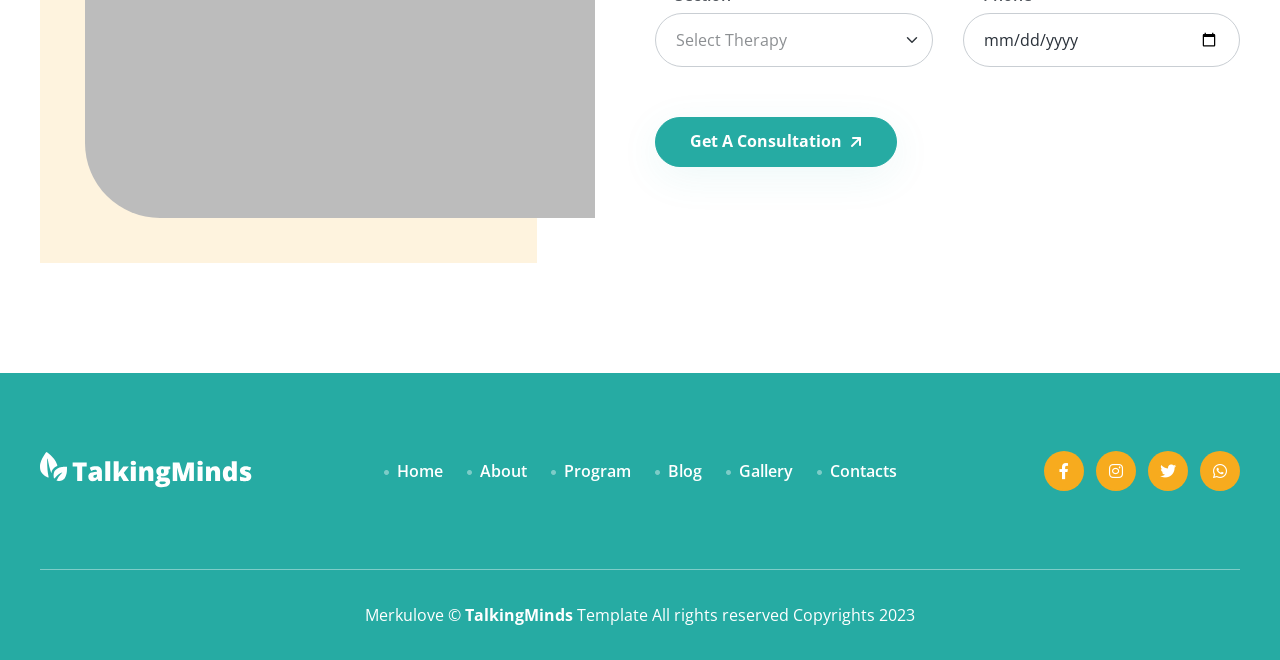
<file: contact_3.html>
<!doctype html>
<html lang="en">

  <head>

    <meta charset="utf-8">
    <meta name="viewport" content="width=device-width, initial-scale=1, shrink-to-fit=no">
    <meta http-equiv="x-ua-compatible" content="ie=edge">

    <title>Сontact Details - Talking Minds – Psychotherapist Site Template</title>
    <link rel="shortcut icon" href="assets/images/site_logo/favourite_icon.svg">

    <!-- Fraimwork - CSS Include -->
    <link rel="stylesheet" type="text/css" href="assets/css/bootstrap.min.css">

    <!-- Icon Font - CSS Include -->
    <link rel="stylesheet" type="text/css" href="assets/css/fontawesome.min.css">

    <!-- Animation - CSS Include -->
    <link rel="stylesheet" type="text/css" href="assets/css/animate.min.css">

    <!-- Cursor - CSS Include -->
    <link rel="stylesheet" type="text/css" href="assets/css/cursor.min.css">

    <!-- Carousel - CSS Include -->
    <link rel="stylesheet" type="text/css" href="assets/css/slick.min.css">
    <link rel="stylesheet" type="text/css" href="assets/css/slick-theme.min.css">

    <!-- Video & Image Popup - CSS Include -->
    <link rel="stylesheet" type="text/css" href="assets/css/magnific-popup.min.css">

    <!-- Counter - CSS Include -->
    <link rel="stylesheet" type="text/css" href="assets/css/odometer.min.css">

    <!-- Custom - CSS Include -->
    <link rel="stylesheet" type="text/css" href="assets/css/style.css">

  </head>


  <body>

    <!-- Body Wrap - Start -->
    <div class="page_wrapper">

      <!-- Back To Top - Start -->
      <div class="backtotop">
        <a href="#" class="scroll">
          <i class="fa-solid fa-arrow-up"></i>
        </a>
      </div>
      <!-- Back To Top - End -->

      <!-- Site Header - Start
      ================================================== -->
      <header class="site_header">
        <div class="container">
          <div class="row align-items-center">
            <div class="col-lg-3 col-5">
              <div class="site_logo">
                <a class="site_link" href="index.html">
                  <img src="assets/images/site_logo/site_logo_primary.svg" alt="Site Logo – Talking Minds – Psychotherapist Site Template">
                </a>
              </div>
            </div>
            <div class="col-lg-6 col-2">
              <nav class="main_menu navbar navbar-expand-lg">
                <div class="main_menu_inner collapse navbar-collapse justify-content-center" id="main_menu_dropdown">
                  <ul class="main_menu_list unordered_list">
                    <li>
                      <a class="nav-link" href="index.html">Home</a>
                    </li>
                    <li>
                      <a class="nav-link" href="about.html">About</a>
                    </li>
                    <li class="dropdown">
                      <a class="nav-link" href="#" id="programs_submenu" role="button" data-bs-toggle="dropdown" aria-expanded="false">
                        Programs
                      </a>
                      <ul class="dropdown-menu" aria-labelledby="programs_submenu">
                        <li><a href="service.html">Our Services</a></li>
                        <li><a href="service_details.html">Depression Therapy</a></li>
                        <li><a href="service_details_2.html">Relationships</a></li>
                      </ul>
                    </li>
                    <li class="dropdown">
                      <a class="nav-link" href="#" id="help_submenu" role="button" data-bs-toggle="dropdown" aria-expanded="false">
                        Help
                      </a>
                      <ul class="dropdown-menu" aria-labelledby="help_submenu">
                        <li><a href="team.html">Our Team</a></li>
                        <li><a href="gallery.html">Our Gallery</a></li>
                        <li class="dropdown">
                          <a class="nav-link" href="#" id="blog_submenu" role="button" data-bs-toggle="dropdown" aria-expanded="false">
                            Blogs
                          </a>
                          <ul class="dropdown-menu" aria-labelledby="blog_submenu">
                            <li><a href="blog.html">Blog Grid</a></li>
                            <li><a href="blog_list.html">Blog Listing</a></li>
                            <li><a href="blog_details.html">Blog Details</a></li>
                          </ul>
                        </li>
                        <li><a href="faq.html">F.A.Q.</a></li>
                        <li><a href="error.html">404 Error</a></li>
                      </ul>
                    </li>
                    <li class="dropdown active">
                      <a class="nav-link" href="#" id="contact_submenu" role="button" data-bs-toggle="dropdown" aria-expanded="false">
                        Contact
                      </a>
                      <ul class="dropdown-menu" aria-labelledby="contact_submenu">
                        <li><a class="nav-link" href="contact.html">Clinic Contacts</a></li>
                        <li><a class="nav-link" href="contact_2.html">Contact Information</a></li>
                        <li class="active"><a class="nav-link" href="contact_3.html">Contact Details</a></li>
                      </ul>
                    </li>
                  </ul>
                </div>
              </nav>
            </div>
            <div class="col-lg-3 col-5">
              <ul class="header_btns_group unordered_list justify-content-end">
                <li>
                  <button class="mobile_menu_btn" type="button" data-bs-toggle="collapse" data-bs-target="#main_menu_dropdown" aria-expanded="false" aria-label="Toggle navigation">
                    <i class="far fa-bars"></i>
                  </button>
                </li>
                <li>
                  <a class="btn_hotline" href="tel:+8801680636189">
                    <span class="btn_icon">
                      <i class="fa-solid fa-phone"></i>
                    </span>
                    <span class="btn_text">+880-1680-6361-89</span>
                  </a>
                </li>
              </ul>
            </div>
          </div>
        </div>
      </header>
      <!-- Site Header - End
      ================================================== -->

      <!-- Main Body - Start
      ================================================== -->
      <main class="page_content">

        <!-- Page Banner - Start
        ================================================== -->
        <section class="page_banner decoration_wrapper">
          <div class="container">
            <div class="row align-items-center">
              <div class="col-lg-6">
                <h1 class="page_title mb-0">Сontact Details</h1>
              </div>
              <div class="col-lg-6">
                <ul class="breadcrumb_nav unordered_list justify-content-lg-end justify-content-center">
                  <li><a href="index.html">Home</a></li>
                  <li>Contact V3</li>
                </ul>
              </div>
            </div>
          </div>
          <div class="decoration_item shape_leaf_1">
            <img src="assets/images/shapes/shape_leaf_left.svg" alt="Shape Leaf - Talking Minds - Psychotherapist Site Template">
          </div>
          <div class="decoration_item shape_leaf_2">
            <img src="assets/images/shapes/shape_leaf_right.svg" alt="Shape Leaf - Talking Minds - Psychotherapist Site Template">
          </div>
        </section>
        <!-- Page Banner - End
        ================================================== -->

        <!-- Contact Section - Start
        ================================================== -->
        <section class="contact_section section_space_lg pb-0">
          <div class="container">
            <div class="row justify-content-center">
              <div class="col-lg-6">
                <div class="section_heading">
                  <h2 class="section_heading_text">Contact Info</h2>
                  <p class="section_heading_description mb-0 ">
                    If you are going to use a passage of Lorem Ipsum, you need to be sure there isn't anything embarrassing hidden 
                  </p>
                </div>
                <div class="row">
                  <div class="col-md-6 col-sm-6">
                    <div class="contact_info_box">
                      <div class="item_icon">
                        <i class="fa-solid fa-phone"></i>
                      </div>
                      <div class="item_contact">
                        <h3 class="item_title">Phone</h3>
                        <ul class="info_list unordered_list_block">
                          <li>
                            <span class="info_text">+880-1680-6361-89</span>
                          </li>
                          <li>
                            <span class="info_text">+1-234-56-78-123</span>
                          </li>
                        </ul>
                      </div>
                    </div>
                  </div>
                  <div class="col-md-6 col-sm-6">
                    <div class="contact_info_box">
                      <div class="item_icon">
                        <i class="fa-solid fa-phone"></i>
                      </div>
                      <div class="item_contact">
                        <h3 class="item_title">Email</h3>
                        <ul class="info_list unordered_list_block">
                          <li>
                            <span class="info_text">info@talkingminds.com</span>
                          </li>
                          <li>
                            <span class="info_text">contact@talkingminds.com</span>
                          </li>
                        </ul>
                      </div>
                    </div>
                  </div>
                  <div class="col-md-6 col-sm-6">
                    <div class="contact_info_box">
                      <div class="item_icon">
                        <i class="fa-solid fa-phone"></i>
                      </div>
                      <div class="item_contact">
                        <h3 class="item_title">Address</h3>
                        <ul class="info_list unordered_list_block">
                          <li>
                            <span class="info_text">49, Caradon Hill, </span>
                          </li>
                          <li>
                            <span class="info_text">ULBSTER</span>
                          </li>
                        </ul>
                      </div>
                    </div>
                  </div>
                  <div class="col-md-6 col-sm-6">
                    <div class="contact_info_box">
                      <div class="item_icon">
                        <i class="fa-solid fa-phone"></i>
                      </div>
                      <div class="item_contact">
                        <h3 class="item_title">Working Hours</h3>
                        <ul class="info_list unordered_list_block">
                          <li>
                            <span class="info_text">Mon to Fri 8 am - 6 pm</span>
                          </li>
                          <li>
                            <span class="info_text">Sat to Sun 9 am - 2 pm</span>
                          </li>
                        </ul>
                      </div>
                    </div>
                  </div>
                </div>
              </div>
              <div class="col-lg-6">
                <div class="gmap_canvas">
                  <iframe src="https://maps.google.com/maps?q=2880%20Broadway,%20New%20York&t=&z=13&ie=UTF8&iwloc=&output=embed"></iframe>
                </div>
              </div>
            </div>
          </div>
        </section>
        <!-- Contact Section - End
        ================================================== -->

        <!-- Consultation Section - Start
        ================================================== -->
        <section class="consultation_section section_space_lg">
          <div class="container">
            <div class="row align-items-center">
              <div class="col-lg-6">
                <div class="image_widget">
                  <img src="assets/images/about/about_image_17-min.jpg" alt="About Image - Talking Minds – Psychotherapist Site Template">
                  <div class="image_shape bg_secondary_light"></div>
                </div>
              </div>
              <div class="col-lg-6">
                <div class="section_heading">
                  <h2 class="section_heading_text mb-0">
                    Take Care of Your Mental Health 
                  </h2>
                </div>
                <div class="row">
                  <div class="col-md-6">
                    <div class="form-group">
                      <label for="input_name">Name</label>
                      <input id="input_name" class="form-control" type="text" name="name" placeholder="Your Name">
                    </div>
                  </div>
                  <div class="col-md-6">
                    <div class="form-group">
                      <label for="input_phone">Phone</label>
                      <input id="input_phone" class="form-control" type="tel" name="phone" placeholder="Mobile phone number">
                    </div>
                  </div>
                  <div class="col-md-6">
                    <div class="form-group">
                      <label for="select_therapy">Section</label>
                      <select id="select_therapy" class="form-select" aria-label="Therapy Select Options">
                        <option selected>Select Therapy</option>
                        <option value="Therapy One">Therapy One</option>
                        <option value="Therapy Two">Therapy Two</option>
                        <option value="Therapy Three">Therapy Three</option>
                      </select>
                    </div>
                  </div>
                  <div class="col-md-6">
                    <div class="form-group">
                      <label for="input_calendar">Phone</label>
                      <input id="input_calendar" class="form-control" type="date" name="date">
                    </div>
                  </div>
                </div>
                <div class="btn_wrap pb-0">
                  <button type="submit" class="btn btn-primary">
                    <span class="btn_text" data-text="Get A Consultation">
                      Get A Consultation
                    </span>
                    <span class="btn_icon">
                      <i class="fa-solid fa-arrow-up-right"></i>
                    </span>
                  </button>
                </div>
              </div>
            </div>
          </div>
        </section>
        <!-- Consultation Section - End
        ================================================== -->

      </main>
      <!-- Main Body - End
      ================================================== -->

      <!-- Site Footer - Start
      ================================================== -->
      <footer class="site_footer bg_primary">
        <div class="container">
          <div class="site_footer_content">
            <div class="row align-items-center">
              <div class="col-lg-3">
                <div class="site_logo">
                  <a class="site_link" href="index.html">
                    <img src="assets/images/site_logo/site_logo_white.svg" alt="Site Logo – Talking Minds – Psychotherapist Site Template">
                  </a>
                </div>
              </div>
              <div class="col-lg-6">
                <ul class="info_list unordered_list justify-content-center">
                  <li>
                    <a href="index.html">
                      <span class="info_icon">
                        <i class="fa-solid fa-circle"></i>
                      </span>
                      <span class="info_text">Home</span>
                    </a>
                  </li>
                  <li>
                    <a href="about.html">
                      <span class="info_icon">
                        <i class="fa-solid fa-circle"></i>
                      </span>
                      <span class="info_text">About</span>
                    </a>
                  </li>
                  <li>
                    <a href="service.html">
                      <span class="info_icon">
                        <i class="fa-solid fa-circle"></i>
                      </span>
                      <span class="info_text">Program</span>
                    </a>
                  </li>
                  <li>
                    <a href="blog.html">
                      <span class="info_icon">
                        <i class="fa-solid fa-circle"></i>
                      </span>
                      <span class="info_text">Blog</span>
                    </a>
                  </li>
                  <li>
                    <a href="gallery.html">
                      <span class="info_icon">
                        <i class="fa-solid fa-circle"></i>
                      </span>
                      <span class="info_text">Gallery</span>
                    </a>
                  </li>
                  <li>
                    <a href="contact.html">
                      <span class="info_icon">
                        <i class="fa-solid fa-circle"></i>
                      </span>
                      <span class="info_text">Contacts</span>
                    </a>
                  </li>
                </ul>
              </div>
              <div class="col-lg-3">
                <ul class="social_links unordered_list justify-content-center justify-content-lg-end">
                  <li><a href="#!"><i class="fa-brands fa-facebook-f"></i></a></li>
                  <li><a href="#!"><i class="fa-brands fa-instagram"></i></a></li>
                  <li><a href="#!"><i class="fa-brands fa-twitter"></i></a></li>
                  <li><a href="#!"><i class="fa-brands fa-whatsapp"></i></a></li>
                </ul>
              </div>
            </div>
          </div>
          <div class="copyright_widget text-center">
            <p class="copyright_text m-0">Merkulove © <b>TalkingMinds</b> Template All rights reserved Copyrights 2023</p>
          </div>
        </div>
      </footer>
      <!-- Site Footer - End
      ================================================== -->

    </div>
    <!-- Body Wrap - End -->

    <!-- Fraimwork - Jquery Include -->
    <script src="assets/js/jquery.min.js"></script>
    <script src="assets/js/popper.min.js"></script>
    <script src="assets/js/bootstrap.min.js"></script>
    <script src="assets/js/bootstrap-dropdown-ml-hack.min.js"></script>

    <!-- animation - jquery include -->
    <script src="assets/js/cursor.min.js"></script>

    <!-- Carousel - Jquery Include -->
    <script src="assets/js/slick.min.js"></script>

    <!-- Video & Image Popup - Jquery Include -->
    <script src="assets/js/magnific-popup.min.js"></script>
    
    <!-- Counter - Jquery Include -->
    <script src="assets/js/appear.min.js"></script>
    <script src="assets/js/odometer.min.js"></script>

    <!-- Custom - Jquery Include -->
    <script src="assets/js/main.js"></script>

  </body>
</html>
</file>
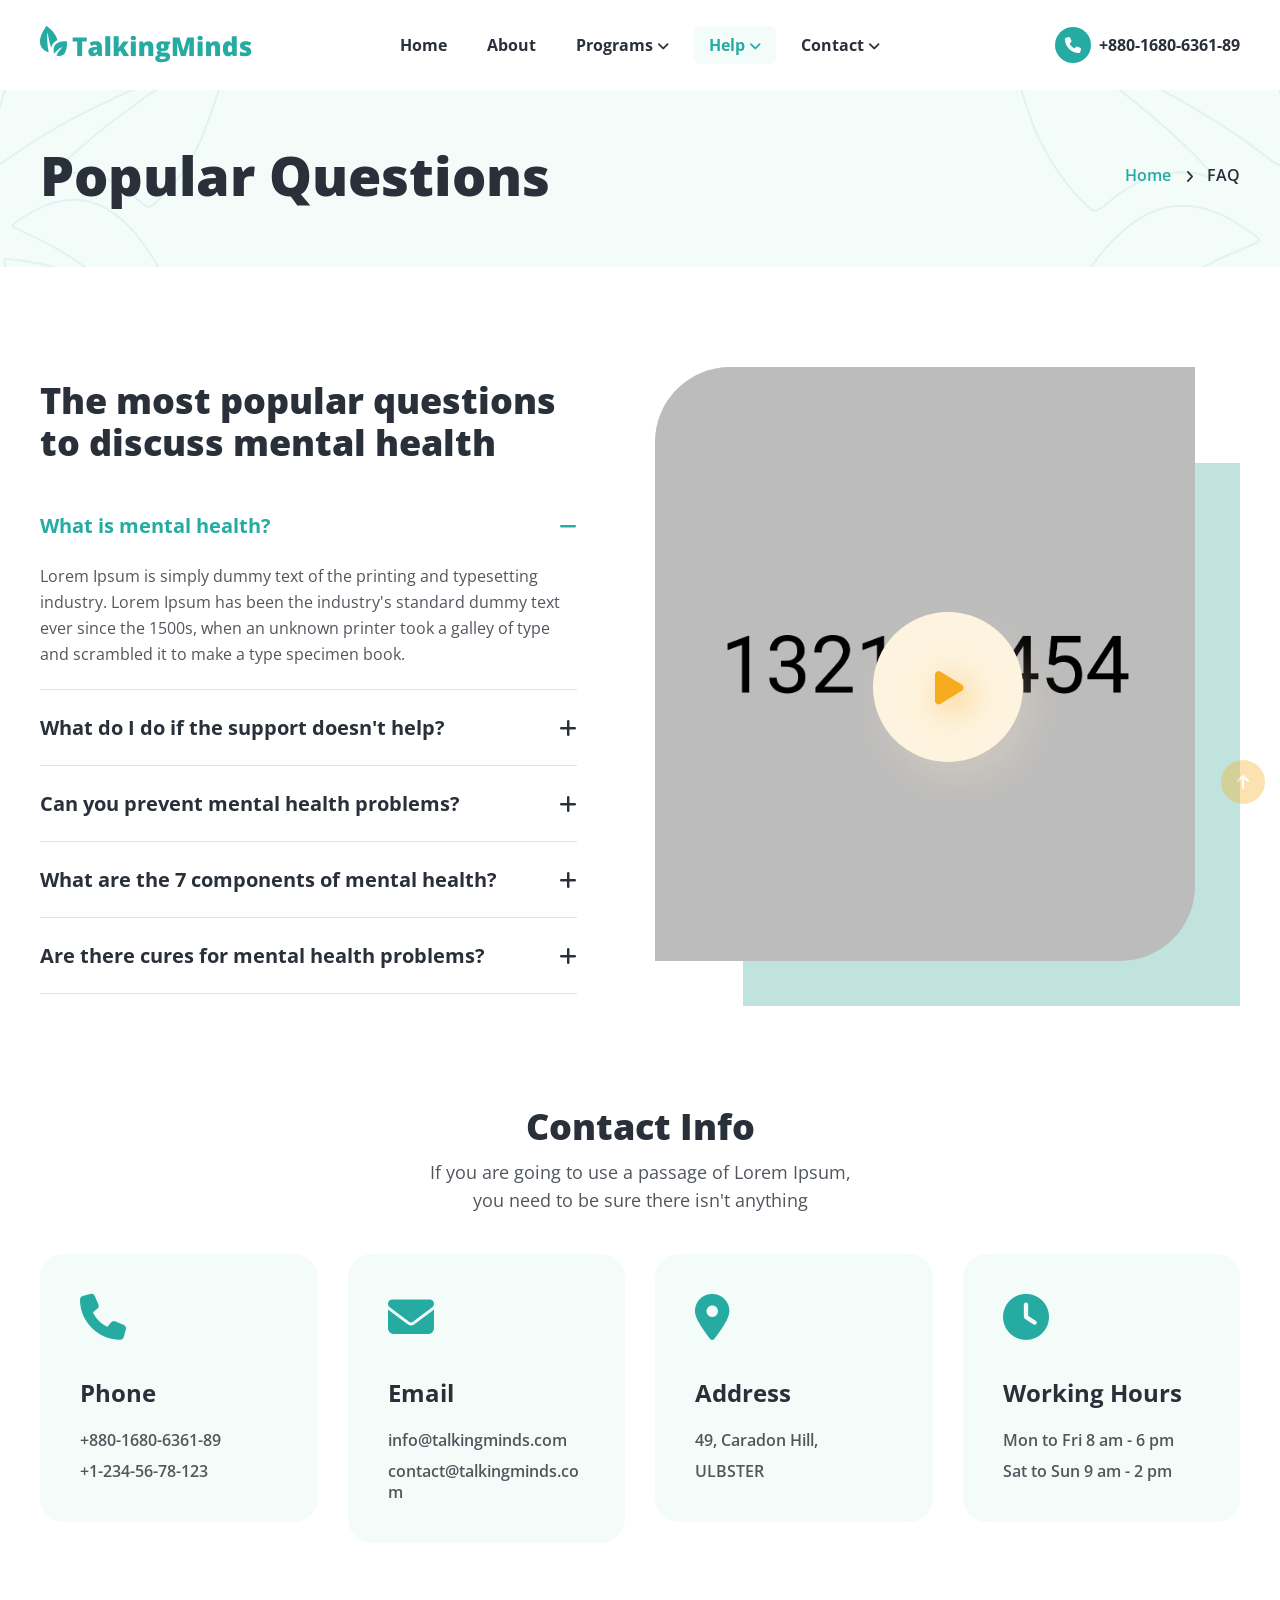
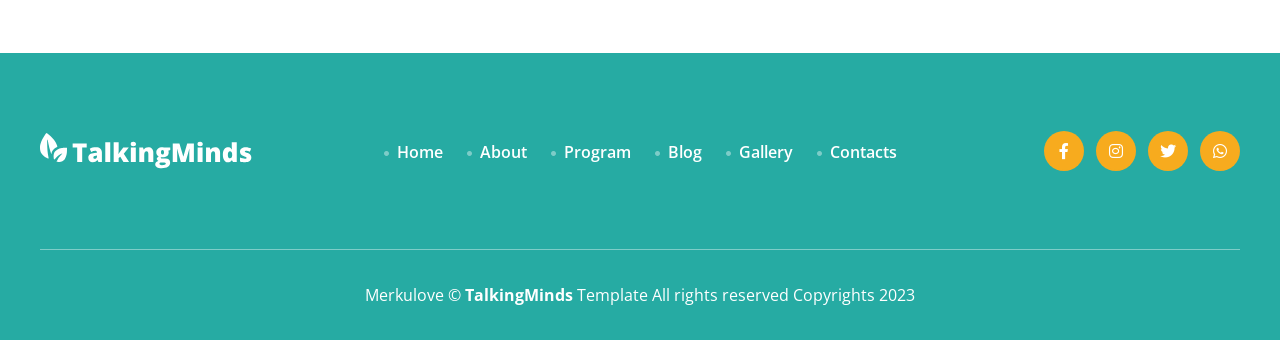
<file: faq.html>
<!doctype html>
<html lang="en">

  <head>

    <meta charset="utf-8">
    <meta name="viewport" content="width=device-width, initial-scale=1, shrink-to-fit=no">
    <meta http-equiv="x-ua-compatible" content="ie=edge">

    <title>FAQ - Talking Minds – Psychotherapist Site Template</title>
    <link rel="shortcut icon" href="assets/images/site_logo/favourite_icon.svg">

    <!-- Fraimwork - CSS Include -->
    <link rel="stylesheet" type="text/css" href="assets/css/bootstrap.min.css">

    <!-- Icon Font - CSS Include -->
    <link rel="stylesheet" type="text/css" href="assets/css/fontawesome.min.css">

    <!-- Animation - CSS Include -->
    <link rel="stylesheet" type="text/css" href="assets/css/animate.min.css">

    <!-- Cursor - CSS Include -->
    <link rel="stylesheet" type="text/css" href="assets/css/cursor.min.css">

    <!-- Carousel - CSS Include -->
    <link rel="stylesheet" type="text/css" href="assets/css/slick.min.css">
    <link rel="stylesheet" type="text/css" href="assets/css/slick-theme.min.css">

    <!-- Video & Image Popup - CSS Include -->
    <link rel="stylesheet" type="text/css" href="assets/css/magnific-popup.min.css">

    <!-- Counter - CSS Include -->
    <link rel="stylesheet" type="text/css" href="assets/css/odometer.min.css">

    <!-- Custom - CSS Include -->
    <link rel="stylesheet" type="text/css" href="assets/css/style.css">

  </head>


  <body>

    <!-- Body Wrap - Start -->
    <div class="page_wrapper">

      <!-- Back To Top - Start -->
      <div class="backtotop">
        <a href="#" class="scroll">
          <i class="fa-solid fa-arrow-up"></i>
        </a>
      </div>
      <!-- Back To Top - End -->

      <!-- Site Header - Start
      ================================================== -->
      <header class="site_header">
        <div class="container">
          <div class="row align-items-center">
            <div class="col-lg-3 col-5">
              <div class="site_logo">
                <a class="site_link" href="index.html">
                  <img src="assets/images/site_logo/site_logo_primary.svg" alt="Site Logo – Talking Minds – Psychotherapist Site Template">
                </a>
              </div>
            </div>
            <div class="col-lg-6 col-2">
              <nav class="main_menu navbar navbar-expand-lg">
                <div class="main_menu_inner collapse navbar-collapse justify-content-center" id="main_menu_dropdown">
                  <ul class="main_menu_list unordered_list">
                    <li>
                      <a class="nav-link" href="index.html">Home</a>
                    </li>
                    <li>
                      <a class="nav-link" href="about.html">About</a>
                    </li>
                    <li class="dropdown">
                      <a class="nav-link" href="#" id="programs_submenu" role="button" data-bs-toggle="dropdown" aria-expanded="false">
                        Programs
                      </a>
                      <ul class="dropdown-menu" aria-labelledby="programs_submenu">
                        <li><a href="service.html">Our Services</a></li>
                        <li><a href="service_details.html">Depression Therapy</a></li>
                        <li><a href="service_details_2.html">Relationships</a></li>
                      </ul>
                    </li>
                    <li class="dropdown active">
                      <a class="nav-link" href="#" id="help_submenu" role="button" data-bs-toggle="dropdown" aria-expanded="false">
                        Help
                      </a>
                      <ul class="dropdown-menu" aria-labelledby="help_submenu">
                        <li><a href="team.html">Our Team</a></li>
                        <li><a href="gallery.html">Our Gallery</a></li>
                        <li class="dropdown">
                          <a class="nav-link" href="#" id="blog_submenu" role="button" data-bs-toggle="dropdown" aria-expanded="false">
                            Blogs
                          </a>
                          <ul class="dropdown-menu" aria-labelledby="blog_submenu">
                            <li><a href="blog.html">Blog Grid</a></li>
                            <li><a href="blog_list.html">Blog Listing</a></li>
                            <li><a href="blog_details.html">Blog Details</a></li>
                          </ul>
                        </li>
                        <li class="active"><a href="faq.html">F.A.Q.</a></li>
                        <li><a href="error.html">404 Error</a></li>
                      </ul>
                    </li>
                    <li class="dropdown">
                      <a class="nav-link" href="#" id="contact_submenu" role="button" data-bs-toggle="dropdown" aria-expanded="false">
                        Contact
                      </a>
                      <ul class="dropdown-menu" aria-labelledby="contact_submenu">
                        <li><a class="nav-link" href="contact.html">Clinic Contacts</a></li>
                        <li><a class="nav-link" href="contact_2.html">Contact Information</a></li>
                        <li><a class="nav-link" href="contact_3.html">Contact Details</a></li>
                      </ul>
                    </li>
                  </ul>
                </div>
              </nav>
            </div>
            <div class="col-lg-3 col-5">
              <ul class="header_btns_group unordered_list justify-content-end">
                <li>
                  <button class="mobile_menu_btn" type="button" data-bs-toggle="collapse" data-bs-target="#main_menu_dropdown" aria-expanded="false" aria-label="Toggle navigation">
                    <i class="far fa-bars"></i>
                  </button>
                </li>
                <li>
                  <a class="btn_hotline" href="tel:+8801680636189">
                    <span class="btn_icon">
                      <i class="fa-solid fa-phone"></i>
                    </span>
                    <span class="btn_text">+880-1680-6361-89</span>
                  </a>
                </li>
              </ul>
            </div>
          </div>
        </div>
      </header>
      <!-- Site Header - End
      ================================================== -->

      <!-- Main Body - Start
      ================================================== -->
      <main class="page_content">

        <!-- Page Banner - Start
        ================================================== -->
        <section class="page_banner decoration_wrapper">
          <div class="container">
            <div class="row align-items-center">
              <div class="col-lg-6">
                <h1 class="page_title mb-0">Popular Questions</h1>
              </div>
              <div class="col-lg-6">
                <ul class="breadcrumb_nav unordered_list justify-content-lg-end justify-content-center">
                  <li><a href="index.html">Home</a></li>
                  <li>FAQ</li>
                </ul>
              </div>
            </div>
          </div>
          <div class="decoration_item shape_leaf_1">
            <img src="assets/images/shapes/shape_leaf_left.svg" alt="Shape Leaf - Talking Minds - Psychotherapist Site Template">
          </div>
          <div class="decoration_item shape_leaf_2">
            <img src="assets/images/shapes/shape_leaf_right.svg" alt="Shape Leaf - Talking Minds - Psychotherapist Site Template">
          </div>
        </section>
        <!-- Page Banner - End
        ================================================== -->

        <!-- FAQ Section - Start
        ================================================== -->
        <section class="faq_section section_space_lg pb-0">
          <div class="container">
            <div class="row align-items-center">
              <div class="col-lg-6">
                <div class="pe-lg-5">
                  <div class="section_heading mb-4">
                    <h2 class="section_heading_text mb-0">
                      The most popular questions to discuss mental health
                    </h2>
                  </div>
                  <div class="accordion" id="faq_accordion">
                    <div class="accordion-item">
                      <div class="accordion-header" id="heading_one">
                        <button class="accordion-button" type="button" data-bs-toggle="collapse" data-bs-target="#collapse_one" aria-expanded="true" aria-controls="collapse_one">
                          What is mental health?
                        </button>
                      </div>
                      <div id="collapse_one" class="accordion-collapse collapse show" aria-labelledby="heading_one" data-bs-parent="#faq_accordion">
                        <div class="accordion-body">
                          <p class="m-0">
                            Lorem Ipsum is simply dummy text of the printing and typesetting industry. Lorem Ipsum has been the industry's standard dummy text ever since the 1500s, when an unknown printer took a galley of type and scrambled it to make a type specimen book. 
                          </p>
                        </div>
                      </div>
                    </div>
                    <div class="accordion-item">
                      <div class="accordion-header" id="heading_two">
                        <button class="accordion-button collapsed" type="button" data-bs-toggle="collapse" data-bs-target="#collapse_two" aria-expanded="false" aria-controls="collapse_two">
                          What do I do if the support doesn't help?
                        </button>
                      </div>
                      <div id="collapse_two" class="accordion-collapse collapse" aria-labelledby="heading_two" data-bs-parent="#faq_accordion">
                        <div class="accordion-body">
                          <p class="m-0">
                            Lorem Ipsum is simply dummy text of the printing and typesetting industry. Lorem Ipsum has been the industry's standard dummy text ever since the 1500s, when an unknown printer took a galley of type and scrambled it to make a type specimen book. 
                          </p>
                        </div>
                      </div>
                    </div>
                    <div class="accordion-item">
                      <div class="accordion-header" id="heading_three">
                        <button class="accordion-button collapsed" type="button" data-bs-toggle="collapse" data-bs-target="#collapse_three" aria-expanded="false" aria-controls="collapse_three">
                          Can you prevent mental health problems? 
                        </button>
                      </div>
                      <div id="collapse_three" class="accordion-collapse collapse" aria-labelledby="heading_three" data-bs-parent="#faq_accordion">
                        <div class="accordion-body">
                          <p class="m-0">
                            Lorem Ipsum is simply dummy text of the printing and typesetting industry. Lorem Ipsum has been the industry's standard dummy text ever since the 1500s, when an unknown printer took a galley of type and scrambled it to make a type specimen book. 
                          </p>
                        </div>
                      </div>
                    </div>
                    <div class="accordion-item">
                      <div class="accordion-header" id="heading_four">
                        <button class="accordion-button collapsed" type="button" data-bs-toggle="collapse" data-bs-target="#collapse_four" aria-expanded="false" aria-controls="collapse_four">
                          What are the 7 components of mental health?
                        </button>
                      </div>
                      <div id="collapse_four" class="accordion-collapse collapse" aria-labelledby="heading_four" data-bs-parent="#faq_accordion">
                        <div class="accordion-body">
                          <p class="m-0">
                            Lorem Ipsum is simply dummy text of the printing and typesetting industry. Lorem Ipsum has been the industry's standard dummy text ever since the 1500s, when an unknown printer took a galley of type and scrambled it to make a type specimen book. 
                          </p>
                        </div>
                      </div>
                    </div>
                    <div class="accordion-item">
                      <div class="accordion-header" id="heading_five">
                        <button class="accordion-button collapsed" type="button" data-bs-toggle="collapse" data-bs-target="#collapse_five" aria-expanded="false" aria-controls="collapse_five">
                          Are there cures for mental health problems?
                        </button>
                      </div>
                      <div id="collapse_five" class="accordion-collapse collapse" aria-labelledby="heading_five" data-bs-parent="#faq_accordion">
                        <div class="accordion-body">
                          <p class="m-0">
                            Lorem Ipsum is simply dummy text of the printing and typesetting industry. Lorem Ipsum has been the industry's standard dummy text ever since the 1500s, when an unknown printer took a galley of type and scrambled it to make a type specimen book. 
                          </p>
                        </div>
                      </div>
                    </div>
                  </div>
                </div>
              </div>
              <div class="col-lg-6">
                <div class="image_widget text-center">
                  <img src="assets/images/about/about_image_16-min.jpg" alt="About Image - Talking Minds – Psychotherapist Site Template">
                  <div class="image_shape bg_primary_light"></div>
                  <div class="about_video_icon">
                    <a class="video_play_btn popup_video" href="https://www.youtube.com/watch?v=7e90gBu4pas">
                      <i class="fa-duotone fa-play"></i>
                    </a>
                  </div>
                </div>
              </div>
            </div>
          </div>
        </section>
        <!-- FAQ Section - End
        ================================================== -->

        <!-- Contact Section - Start
        ================================================== -->
        <section class="contact_section section_space_lg">
          <div class="container">
            <div class="section_heading text-center">
              <h2 class="section_heading_text">Contact Info</h2>
              <p class="section_heading_description mb-0 ">
                If you are going to use a passage of Lorem Ipsum, you need to be sure there isn't anything 
              </p>
            </div>
            <div class="contact_infobox_wrapper row justify-content-center">
              <div class="col-lg-3 col-md-6 col-sm-6">
                <div class="contact_info_box">
                  <div class="item_icon">
                    <i class="fa-solid fa-phone"></i>
                  </div>
                  <div class="item_contact">
                    <h3 class="item_title">Phone</h3>
                    <ul class="info_list unordered_list_block">
                      <li>
                        <span class="info_text">+880-1680-6361-89</span>
                      </li>
                      <li>
                        <span class="info_text">+1-234-56-78-123</span>
                      </li>
                    </ul>
                  </div>
                </div>
              </div>
              <div class="col-lg-3 col-md-6 col-sm-6">
                <div class="contact_info_box">
                  <div class="item_icon">
                    <i class="fa-solid fa-envelope"></i>
                  </div>
                  <div class="item_contact">
                    <h3 class="item_title">Email</h3>
                    <ul class="info_list unordered_list_block">
                      <li>
                        <span class="info_text">info@talkingminds.com</span>
                      </li>
                      <li>
                        <span class="info_text">contact@talkingminds.com</span>
                      </li>
                    </ul>
                  </div>
                </div>
              </div>
              <div class="col-lg-3 col-md-6 col-sm-6">
                <div class="contact_info_box">
                  <div class="item_icon">
                    <i class="fa-solid fa-location-dot"></i>
                  </div>
                  <div class="item_contact">
                    <h3 class="item_title">Address</h3>
                    <ul class="info_list unordered_list_block">
                      <li>
                        <span class="info_text">49, Caradon Hill, </span>
                      </li>
                      <li>
                        <span class="info_text">ULBSTER</span>
                      </li>
                    </ul>
                  </div>
                </div>
              </div>
              <div class="col-lg-3 col-md-6 col-sm-6">
                <div class="contact_info_box">
                  <div class="item_icon">
                    <i class="fa-solid fa-clock"></i>
                  </div>
                  <div class="item_contact">
                    <h3 class="item_title">Working Hours</h3>
                    <ul class="info_list unordered_list_block">
                      <li>
                        <span class="info_text">Mon to Fri 8 am - 6 pm</span>
                      </li>
                      <li>
                        <span class="info_text">Sat to Sun 9 am - 2 pm</span>
                      </li>
                    </ul>
                  </div>
                </div>
              </div>
            </div>
          </div>
        </section>
        <!-- Contact Section - End
        ================================================== -->

      </main>
      <!-- Main Body - End
      ================================================== -->

      <!-- Site Footer - Start
      ================================================== -->
      <footer class="site_footer bg_primary">
        <div class="container">
          <div class="site_footer_content">
            <div class="row align-items-center">
              <div class="col-lg-3">
                <div class="site_logo">
                  <a class="site_link" href="index.html">
                    <img src="assets/images/site_logo/site_logo_white.svg" alt="Site Logo – Talking Minds – Psychotherapist Site Template">
                  </a>
                </div>
              </div>
              <div class="col-lg-6">
                <ul class="info_list unordered_list justify-content-center">
                  <li>
                    <a href="index.html">
                      <span class="info_icon">
                        <i class="fa-solid fa-circle"></i>
                      </span>
                      <span class="info_text">Home</span>
                    </a>
                  </li>
                  <li>
                    <a href="about.html">
                      <span class="info_icon">
                        <i class="fa-solid fa-circle"></i>
                      </span>
                      <span class="info_text">About</span>
                    </a>
                  </li>
                  <li>
                    <a href="service.html">
                      <span class="info_icon">
                        <i class="fa-solid fa-circle"></i>
                      </span>
                      <span class="info_text">Program</span>
                    </a>
                  </li>
                  <li>
                    <a href="blog.html">
                      <span class="info_icon">
                        <i class="fa-solid fa-circle"></i>
                      </span>
                      <span class="info_text">Blog</span>
                    </a>
                  </li>
                  <li>
                    <a href="gallery.html">
                      <span class="info_icon">
                        <i class="fa-solid fa-circle"></i>
                      </span>
                      <span class="info_text">Gallery</span>
                    </a>
                  </li>
                  <li>
                    <a href="contact.html">
                      <span class="info_icon">
                        <i class="fa-solid fa-circle"></i>
                      </span>
                      <span class="info_text">Contacts</span>
                    </a>
                  </li>
                </ul>
              </div>
              <div class="col-lg-3">
                <ul class="social_links unordered_list justify-content-center justify-content-lg-end">
                  <li><a href="#!"><i class="fa-brands fa-facebook-f"></i></a></li>
                  <li><a href="#!"><i class="fa-brands fa-instagram"></i></a></li>
                  <li><a href="#!"><i class="fa-brands fa-twitter"></i></a></li>
                  <li><a href="#!"><i class="fa-brands fa-whatsapp"></i></a></li>
                </ul>
              </div>
            </div>
          </div>
          <div class="copyright_widget text-center">
            <p class="copyright_text m-0">Merkulove © <b>TalkingMinds</b> Template All rights reserved Copyrights 2023</p>
          </div>
        </div>
      </footer>
      <!-- Site Footer - End
      ================================================== -->

    </div>
    <!-- Body Wrap - End -->

    <!-- Fraimwork - Jquery Include -->
    <script src="assets/js/jquery.min.js"></script>
    <script src="assets/js/popper.min.js"></script>
    <script src="assets/js/bootstrap.min.js"></script>
    <script src="assets/js/bootstrap-dropdown-ml-hack.min.js"></script>

    <!-- animation - jquery include -->
    <script src="assets/js/cursor.min.js"></script>

    <!-- Carousel - Jquery Include -->
    <script src="assets/js/slick.min.js"></script>

    <!-- Video & Image Popup - Jquery Include -->
    <script src="assets/js/magnific-popup.min.js"></script>
    
    <!-- Counter - Jquery Include -->
    <script src="assets/js/appear.min.js"></script>
    <script src="assets/js/odometer.min.js"></script>

    <!-- Custom - Jquery Include -->
    <script src="assets/js/main.js"></script>

  </body>
</html>
</file>
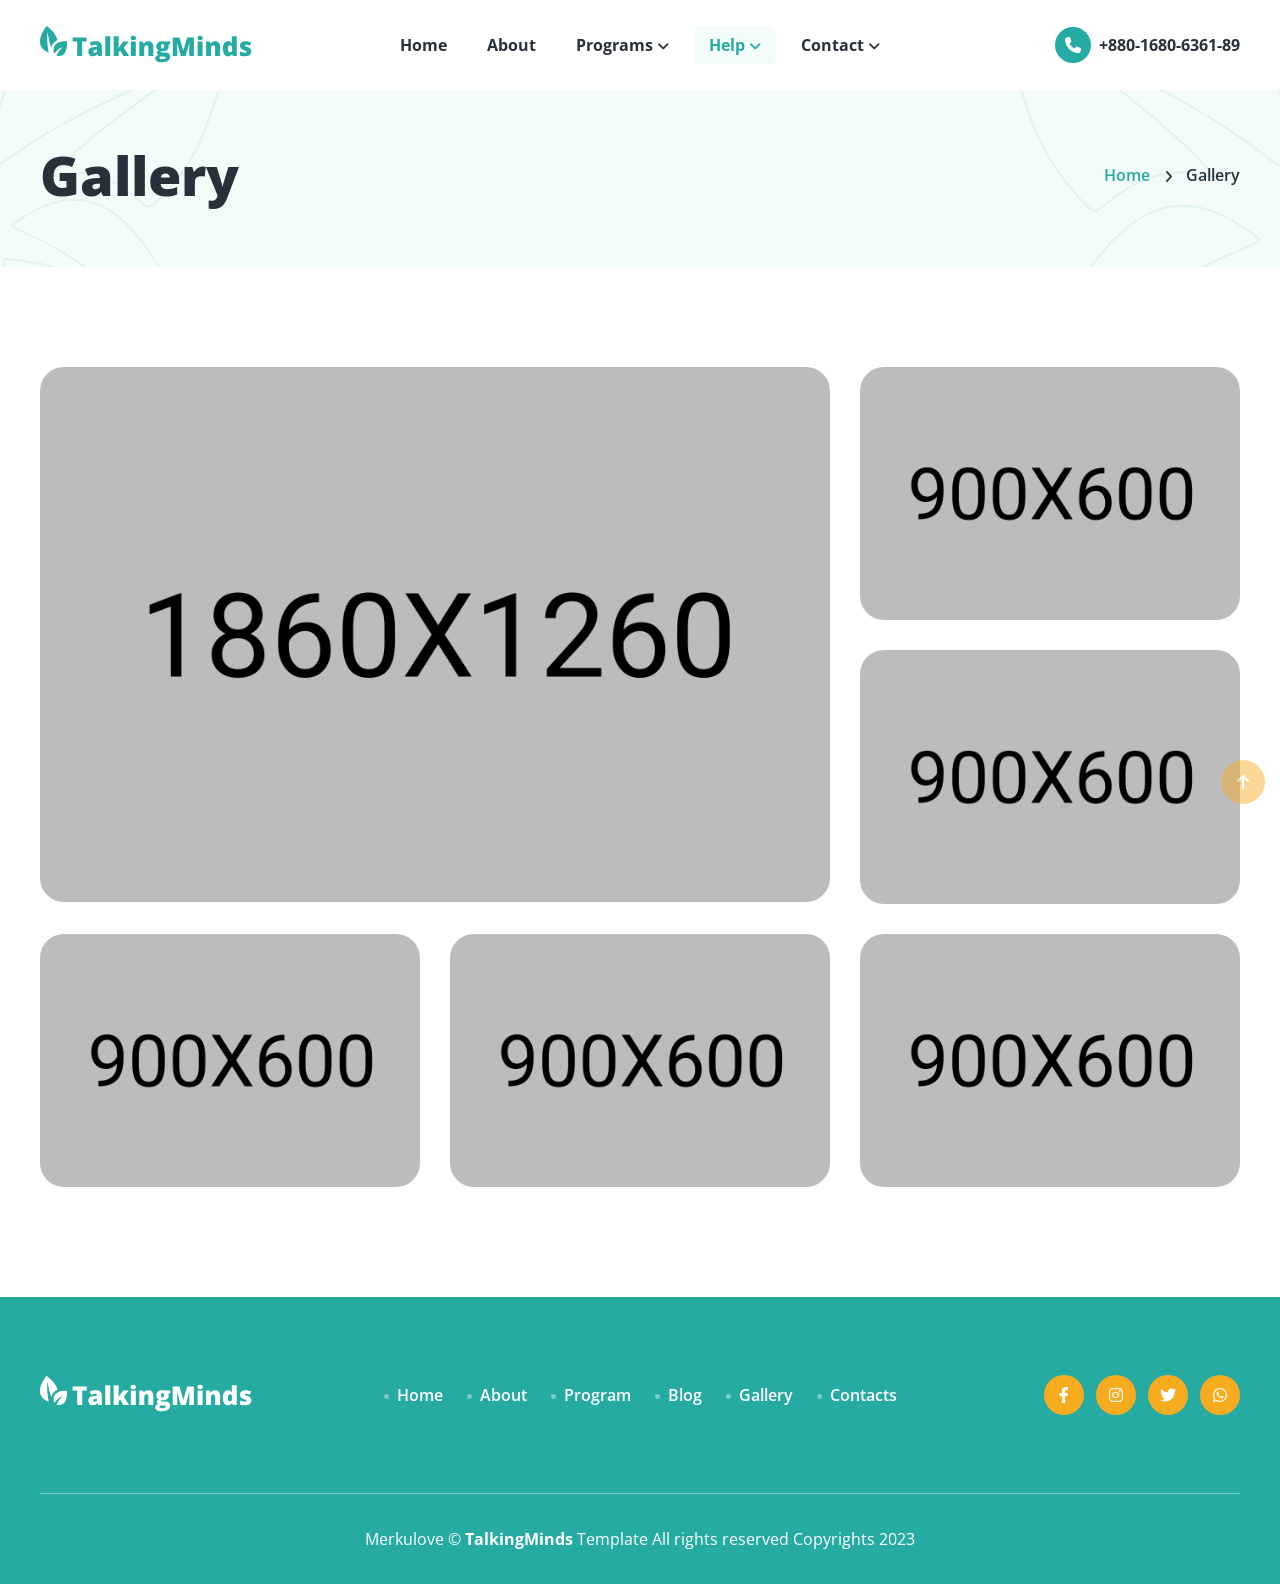
<file: gallery.html>
<!doctype html>
<html lang="en">

  <head>

    <meta charset="utf-8">
    <meta name="viewport" content="width=device-width, initial-scale=1, shrink-to-fit=no">
    <meta http-equiv="x-ua-compatible" content="ie=edge">

    <title>Gallery - Talking Minds – Psychotherapist Site Template</title>
    <link rel="shortcut icon" href="assets/images/site_logo/favourite_icon.svg">

    <!-- Fraimwork - CSS Include -->
    <link rel="stylesheet" type="text/css" href="assets/css/bootstrap.min.css">

    <!-- Icon Font - CSS Include -->
    <link rel="stylesheet" type="text/css" href="assets/css/fontawesome.min.css">

    <!-- Animation - CSS Include -->
    <link rel="stylesheet" type="text/css" href="assets/css/animate.min.css">

    <!-- Cursor - CSS Include -->
    <link rel="stylesheet" type="text/css" href="assets/css/cursor.min.css">

    <!-- Carousel - CSS Include -->
    <link rel="stylesheet" type="text/css" href="assets/css/slick.min.css">
    <link rel="stylesheet" type="text/css" href="assets/css/slick-theme.min.css">

    <!-- Video & Image Popup - CSS Include -->
    <link rel="stylesheet" type="text/css" href="assets/css/magnific-popup.min.css">

    <!-- Counter - CSS Include -->
    <link rel="stylesheet" type="text/css" href="assets/css/odometer.min.css">

    <!-- Custom - CSS Include -->
    <link rel="stylesheet" type="text/css" href="assets/css/style.css">

  </head>


  <body>

    <!-- Body Wrap - Start -->
    <div class="page_wrapper">

      <!-- Back To Top - Start -->
      <div class="backtotop">
        <a href="#" class="scroll">
          <i class="fa-solid fa-arrow-up"></i>
        </a>
      </div>
      <!-- Back To Top - End -->

      <!-- Site Header - Start
      ================================================== -->
      <header class="site_header">
        <div class="container">
          <div class="row align-items-center">
            <div class="col-lg-3 col-5">
              <div class="site_logo">
                <a class="site_link" href="index.html">
                  <img src="assets/images/site_logo/site_logo_primary.svg" alt="Site Logo – Talking Minds – Psychotherapist Site Template">
                </a>
              </div>
            </div>
            <div class="col-lg-6 col-2">
              <nav class="main_menu navbar navbar-expand-lg">
                <div class="main_menu_inner collapse navbar-collapse justify-content-center" id="main_menu_dropdown">
                  <ul class="main_menu_list unordered_list">
                    <li>
                      <a class="nav-link" href="index.html">Home</a>
                    </li>
                    <li>
                      <a class="nav-link" href="about.html">About</a>
                    </li>
                    <li class="dropdown">
                      <a class="nav-link" href="#" id="programs_submenu" role="button" data-bs-toggle="dropdown" aria-expanded="false">
                        Programs
                      </a>
                      <ul class="dropdown-menu" aria-labelledby="programs_submenu">
                        <li><a href="service.html">Our Services</a></li>
                        <li><a href="service_details.html">Depression Therapy</a></li>
                        <li><a href="service_details_2.html">Relationships</a></li>
                      </ul>
                    </li>
                    <li class="dropdown active">
                      <a class="nav-link" href="#" id="help_submenu" role="button" data-bs-toggle="dropdown" aria-expanded="false">
                        Help
                      </a>
                      <ul class="dropdown-menu" aria-labelledby="help_submenu">
                        <li><a href="team.html">Our Team</a></li>
                        <li class="active"><a href="gallery.html">Our Gallery</a></li>
                        <li class="dropdown">
                          <a class="nav-link" href="#" id="blog_submenu" role="button" data-bs-toggle="dropdown" aria-expanded="false">
                            Blogs
                          </a>
                          <ul class="dropdown-menu" aria-labelledby="blog_submenu">
                            <li><a href="blog.html">Blog Grid</a></li>
                            <li><a href="blog_list.html">Blog Listing</a></li>
                            <li><a href="blog_details.html">Blog Details</a></li>
                          </ul>
                        </li>
                        <li><a href="faq.html">F.A.Q.</a></li>
                        <li><a href="error.html">404 Error</a></li>
                      </ul>
                    </li>
                    <li class="dropdown">
                      <a class="nav-link" href="#" id="contact_submenu" role="button" data-bs-toggle="dropdown" aria-expanded="false">
                        Contact
                      </a>
                      <ul class="dropdown-menu" aria-labelledby="contact_submenu">
                        <li><a class="nav-link" href="contact.html">Clinic Contacts</a></li>
                        <li><a class="nav-link" href="contact_2.html">Contact Information</a></li>
                        <li><a class="nav-link" href="contact_3.html">Contact Details</a></li>
                      </ul>
                    </li>
                  </ul>
                </div>
              </nav>
            </div>
            <div class="col-lg-3 col-5">
              <ul class="header_btns_group unordered_list justify-content-end">
                <li>
                  <button class="mobile_menu_btn" type="button" data-bs-toggle="collapse" data-bs-target="#main_menu_dropdown" aria-expanded="false" aria-label="Toggle navigation">
                    <i class="far fa-bars"></i>
                  </button>
                </li>
                <li>
                  <a class="btn_hotline" href="tel:+8801680636189">
                    <span class="btn_icon">
                      <i class="fa-solid fa-phone"></i>
                    </span>
                    <span class="btn_text">+880-1680-6361-89</span>
                  </a>
                </li>
              </ul>
            </div>
          </div>
        </div>
      </header>
      <!-- Site Header - End
      ================================================== -->

      <!-- Main Body - Start
      ================================================== -->
      <main class="page_content">

        <!-- Page Banner - Start
        ================================================== -->
        <section class="page_banner decoration_wrapper">
          <div class="container">
            <div class="row align-items-center">
              <div class="col-lg-6">
                <h1 class="page_title mb-0">Gallery</h1>
              </div>
              <div class="col-lg-6">
                <ul class="breadcrumb_nav unordered_list justify-content-lg-end justify-content-center">
                  <li><a href="index.html">Home</a></li>
                  <li>Gallery</li>
                </ul>
              </div>
            </div>
          </div>
          <div class="decoration_item shape_leaf_1">
            <img src="assets/images/shapes/shape_leaf_left.svg" alt="Shape Leaf - Talking Minds - Psychotherapist Site Template">
          </div>
          <div class="decoration_item shape_leaf_2">
            <img src="assets/images/shapes/shape_leaf_right.svg" alt="Shape Leaf - Talking Minds - Psychotherapist Site Template">
          </div>
        </section>
        <!-- Page Banner - End
        ================================================== -->

        <!-- Gallery Section - Start
        ================================================== -->
        <div class="gallery_section section_space_lg">
          <div class="container">
            <div class="zoom-gallery row justify-content-center">
              <div class="col-lg-8">
                <a class="gallery_item popup_image" href="assets/images/gallery/gallery_image_7-min.jpg">
                  <img src="assets/images/gallery/gallery_image_7-min.jpg" alt="Talking Minds - Psychotherapist Site Template">
                </a>
              </div>
              <div class="col-lg-4">
                <div class="row">
                  <div class="col-lg-12 col-md-6 col-sm-6">
                    <a class="gallery_item popup_image" href="assets/images/gallery/gallery_image_8-min.jpg">
                      <img src="assets/images/gallery/gallery_image_8-min.jpg" alt="Talking Minds - Psychotherapist Site Template">
                    </a>
                  </div>
                  <div class="col-lg-12 col-md-6 col-sm-6">
                    <a class="gallery_item popup_image" href="assets/images/gallery/gallery_image_9-min.jpg">
                      <img src="assets/images/gallery/gallery_image_9-min.jpg" alt="Talking Minds - Psychotherapist Site Template">
                    </a>
                  </div>
                </div>
              </div>
              <div class="col-lg-4">
                <a class="gallery_item popup_image" href="assets/images/gallery/gallery_image_10-min.jpg">
                  <img src="assets/images/gallery/gallery_image_10-min.jpg" alt="Talking Minds - Psychotherapist Site Template">
                </a>
              </div>
              <div class="col-lg-4 col-md-6 col-sm-6">
                <a class="gallery_item popup_image" href="assets/images/gallery/gallery_image_11-min.jpg">
                  <img src="assets/images/gallery/gallery_image_11-min.jpg" alt="Talking Minds - Psychotherapist Site Template">
                </a>
              </div>
              <div class="col-lg-4 col-md-6 col-sm-6">
                <a class="gallery_item popup_image" href="assets/images/gallery/gallery_image_3-min.jpg">
                  <img src="assets/images/gallery/gallery_image_3-min.jpg" alt="Talking Minds - Psychotherapist Site Template">
                </a>
              </div>
            </div>
          </div>
        </div>
        <!-- Gallery Section - End
        ================================================== -->

      </main>
      <!-- Main Body - End
      ================================================== -->

      <!-- Site Footer - Start
      ================================================== -->
      <footer class="site_footer bg_primary">
        <div class="container">
          <div class="site_footer_content">
            <div class="row align-items-center">
              <div class="col-lg-3">
                <div class="site_logo">
                  <a class="site_link" href="index.html">
                    <img src="assets/images/site_logo/site_logo_white.svg" alt="Site Logo – Talking Minds – Psychotherapist Site Template">
                  </a>
                </div>
              </div>
              <div class="col-lg-6">
                <ul class="info_list unordered_list justify-content-center">
                  <li>
                    <a href="index.html">
                      <span class="info_icon">
                        <i class="fa-solid fa-circle"></i>
                      </span>
                      <span class="info_text">Home</span>
                    </a>
                  </li>
                  <li>
                    <a href="about.html">
                      <span class="info_icon">
                        <i class="fa-solid fa-circle"></i>
                      </span>
                      <span class="info_text">About</span>
                    </a>
                  </li>
                  <li>
                    <a href="service.html">
                      <span class="info_icon">
                        <i class="fa-solid fa-circle"></i>
                      </span>
                      <span class="info_text">Program</span>
                    </a>
                  </li>
                  <li>
                    <a href="blog.html">
                      <span class="info_icon">
                        <i class="fa-solid fa-circle"></i>
                      </span>
                      <span class="info_text">Blog</span>
                    </a>
                  </li>
                  <li>
                    <a href="gallery.html">
                      <span class="info_icon">
                        <i class="fa-solid fa-circle"></i>
                      </span>
                      <span class="info_text">Gallery</span>
                    </a>
                  </li>
                  <li>
                    <a href="contact.html">
                      <span class="info_icon">
                        <i class="fa-solid fa-circle"></i>
                      </span>
                      <span class="info_text">Contacts</span>
                    </a>
                  </li>
                </ul>
              </div>
              <div class="col-lg-3">
                <ul class="social_links unordered_list justify-content-center justify-content-lg-end">
                  <li><a href="#!"><i class="fa-brands fa-facebook-f"></i></a></li>
                  <li><a href="#!"><i class="fa-brands fa-instagram"></i></a></li>
                  <li><a href="#!"><i class="fa-brands fa-twitter"></i></a></li>
                  <li><a href="#!"><i class="fa-brands fa-whatsapp"></i></a></li>
                </ul>
              </div>
            </div>
          </div>
          <div class="copyright_widget text-center">
            <p class="copyright_text m-0">Merkulove © <b>TalkingMinds</b> Template All rights reserved Copyrights 2023</p>
          </div>
        </div>
      </footer>
      <!-- Site Footer - End
      ================================================== -->

    </div>
    <!-- Body Wrap - End -->

    <!-- Fraimwork - Jquery Include -->
    <script src="assets/js/jquery.min.js"></script>
    <script src="assets/js/popper.min.js"></script>
    <script src="assets/js/bootstrap.min.js"></script>
    <script src="assets/js/bootstrap-dropdown-ml-hack.min.js"></script>

    <!-- animation - jquery include -->
    <script src="assets/js/cursor.min.js"></script>

    <!-- Carousel - Jquery Include -->
    <script src="assets/js/slick.min.js"></script>

    <!-- Video & Image Popup - Jquery Include -->
    <script src="assets/js/magnific-popup.min.js"></script>
    
    <!-- Counter - Jquery Include -->
    <script src="assets/js/appear.min.js"></script>
    <script src="assets/js/odometer.min.js"></script>

    <!-- Custom - Jquery Include -->
    <script src="assets/js/main.js"></script>

  </body>
</html>
</file>
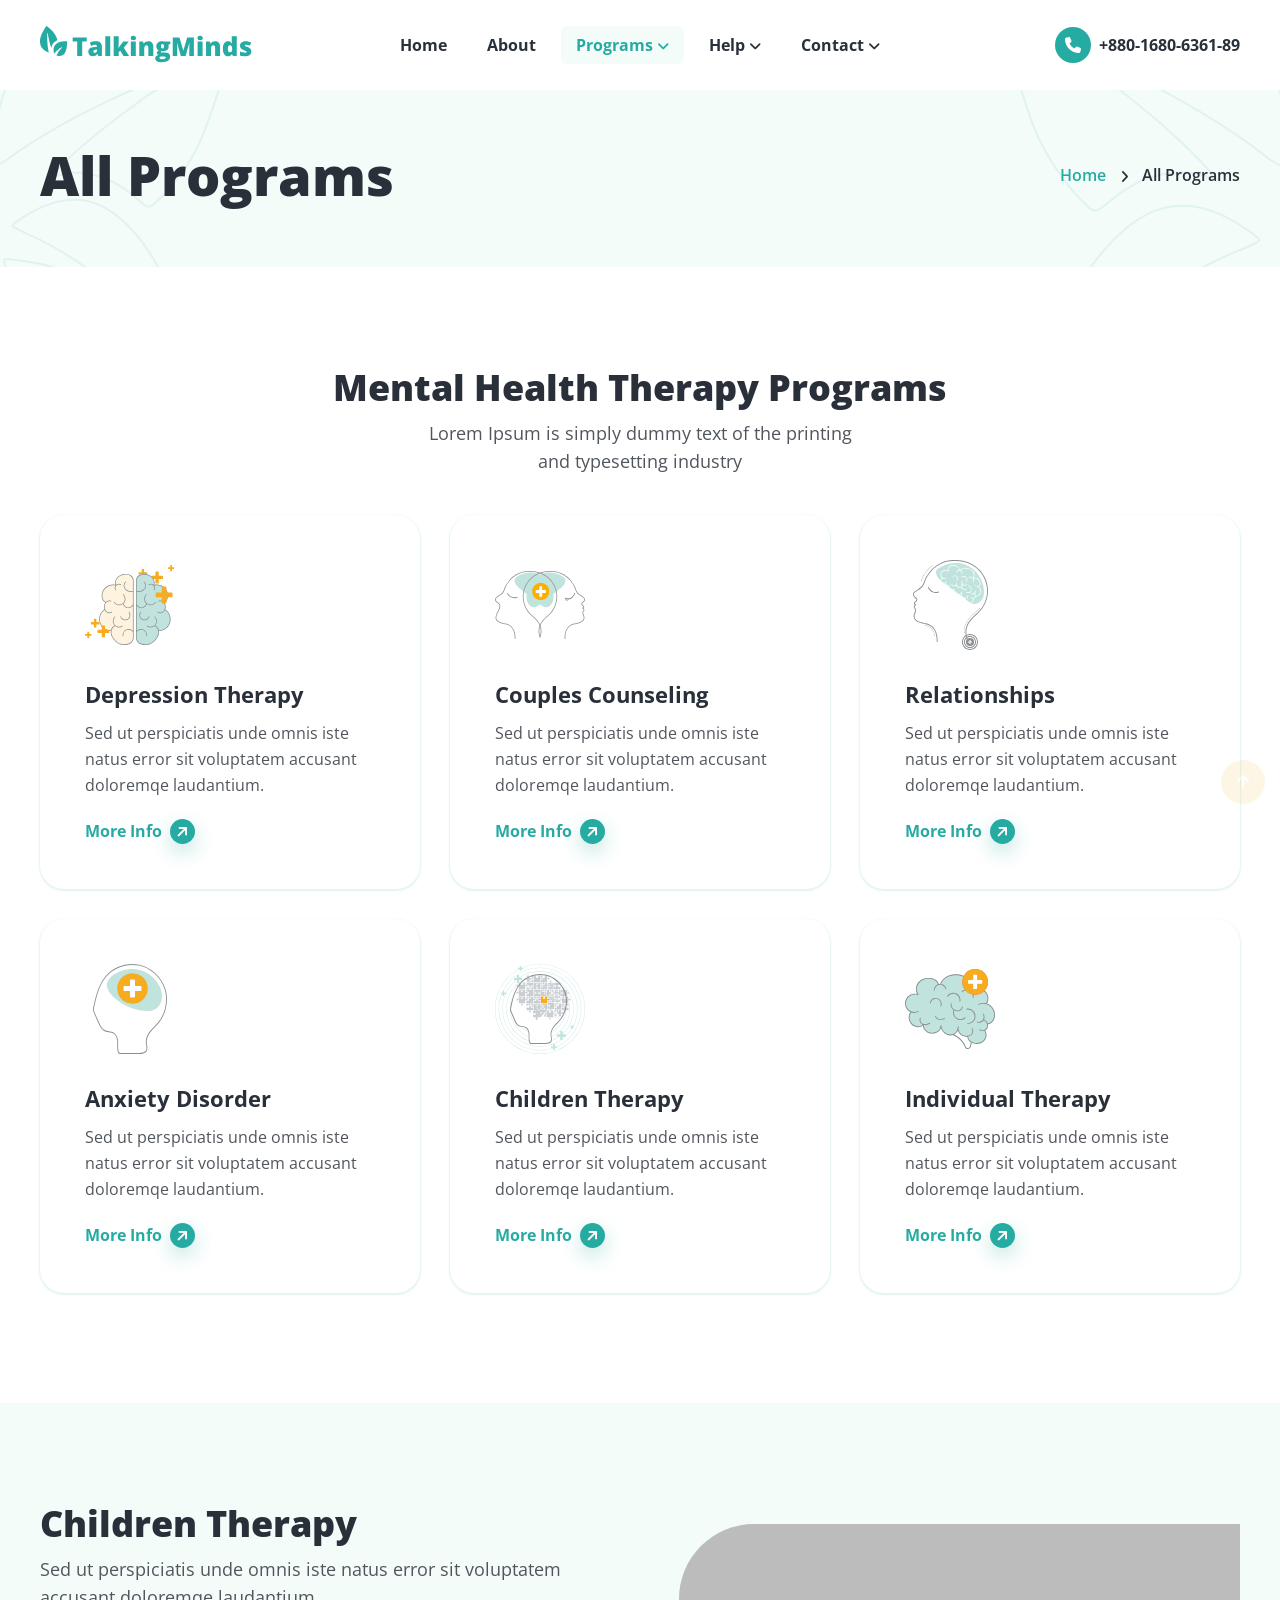
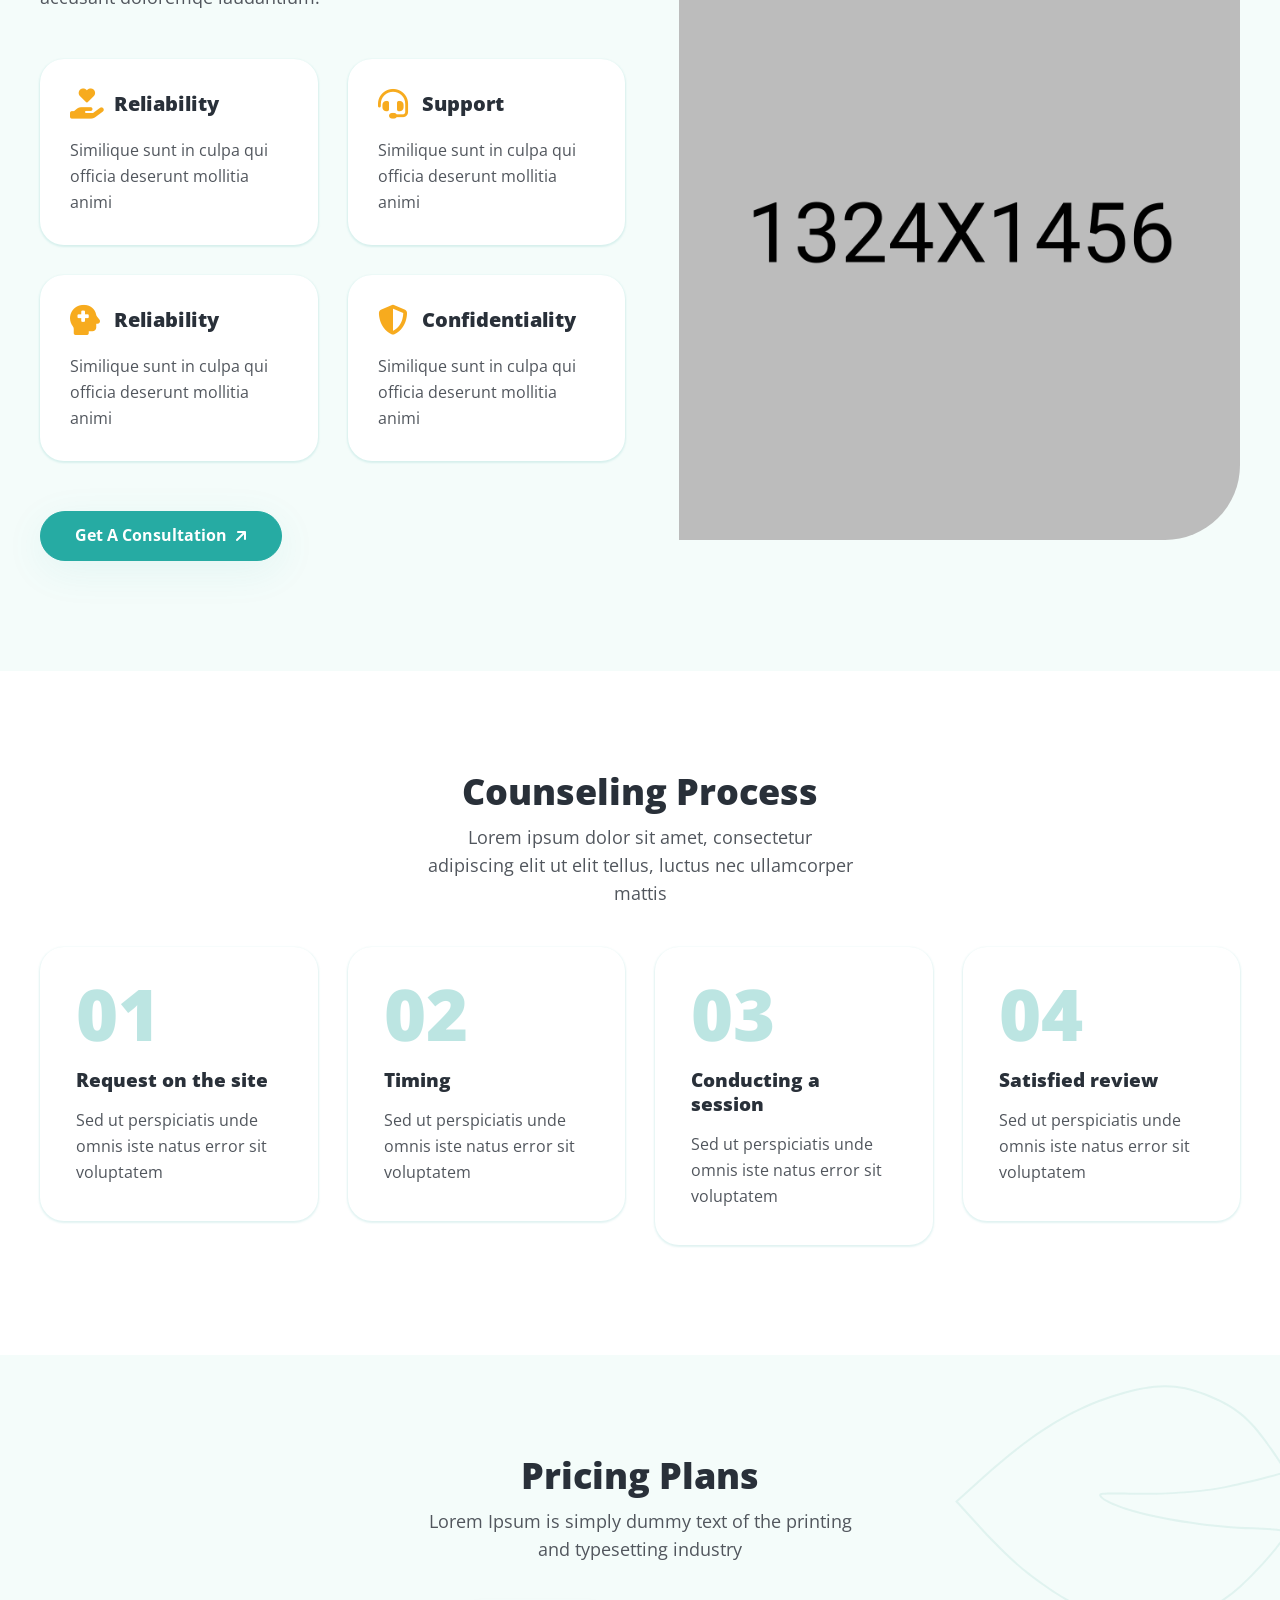
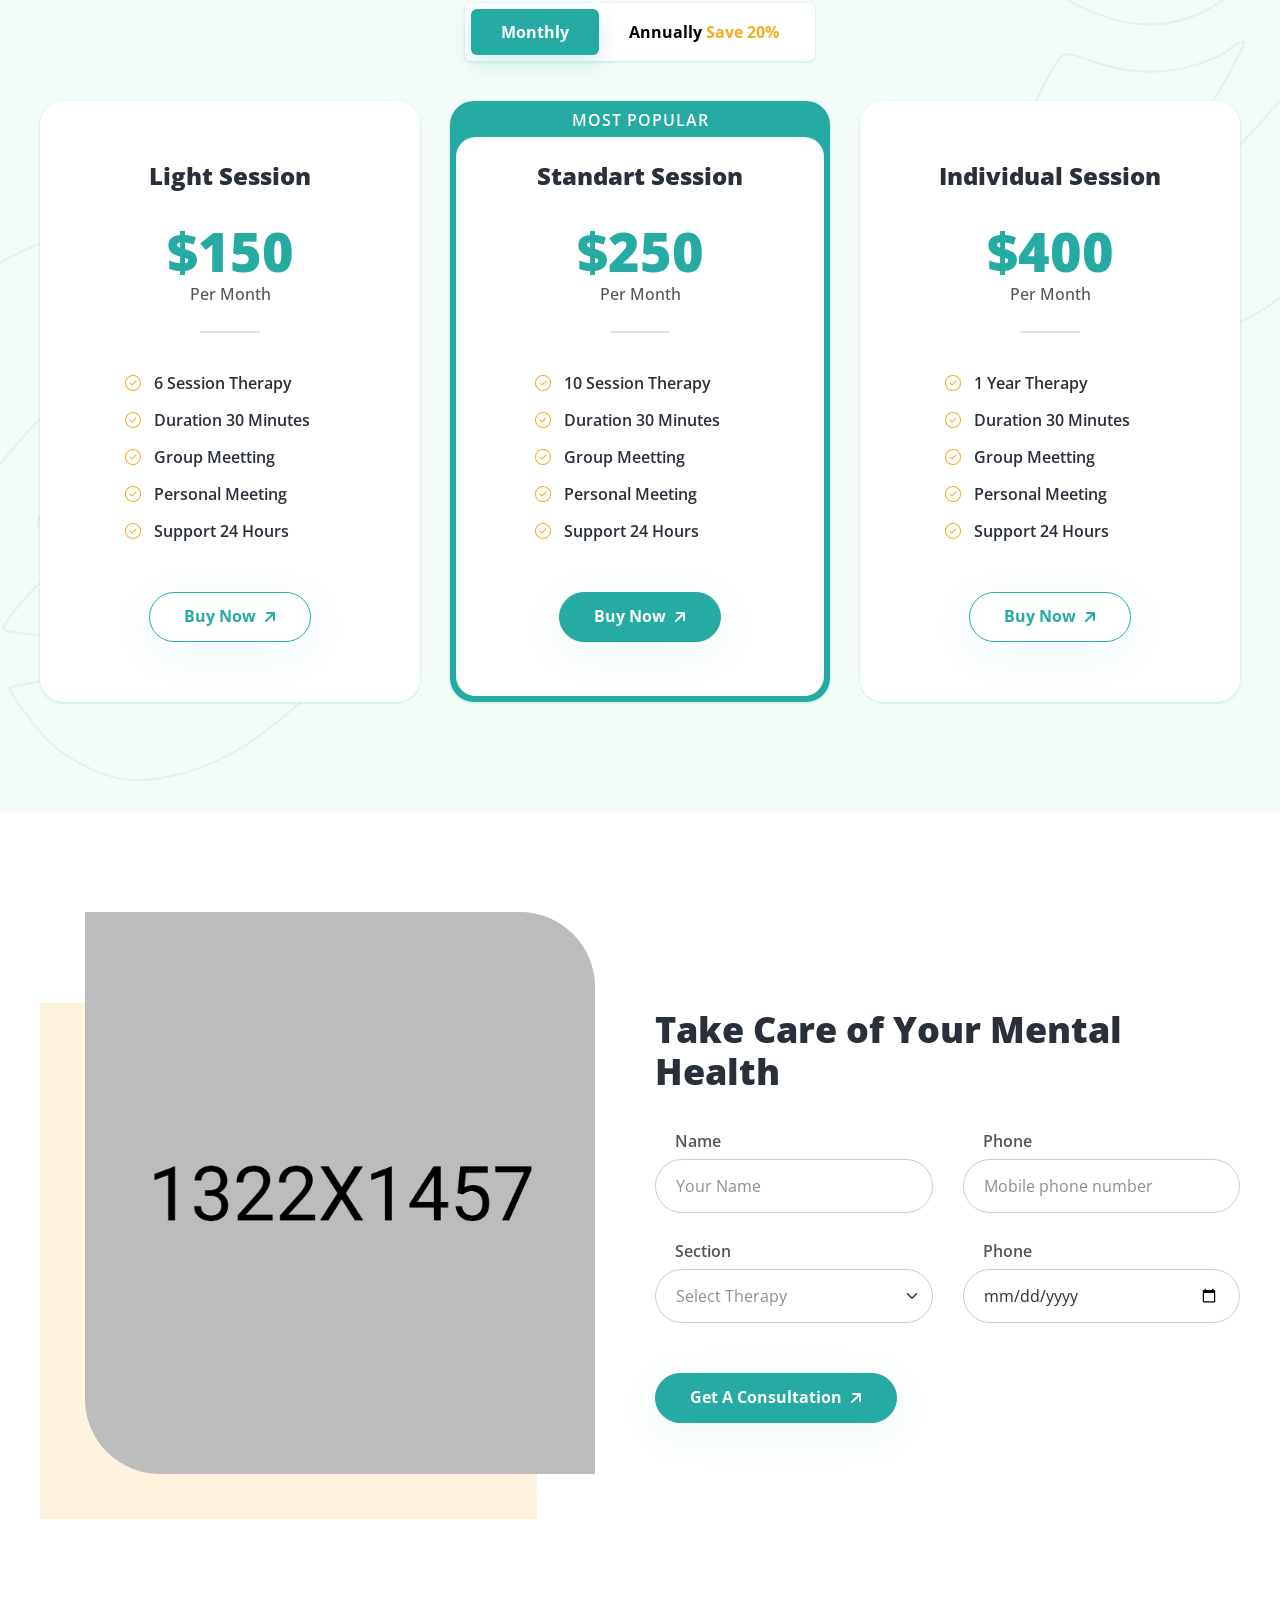
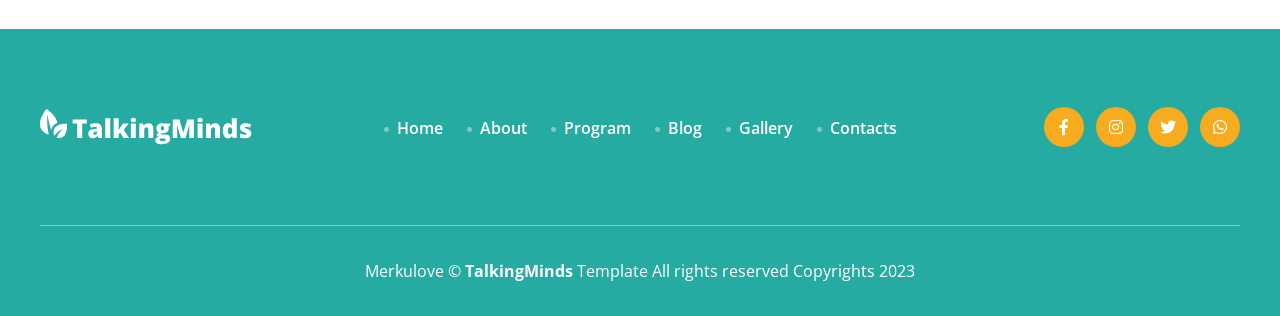
<file: service.html>
<!doctype html>
<html lang="en">

  <head>

    <meta charset="utf-8">
    <meta name="viewport" content="width=device-width, initial-scale=1, shrink-to-fit=no">
    <meta http-equiv="x-ua-compatible" content="ie=edge">

    <title>All Programs - Talking Minds – Psychotherapist Site Template</title>
    <link rel="shortcut icon" href="assets/images/site_logo/favourite_icon.svg">

    <!-- Fraimwork - CSS Include -->
    <link rel="stylesheet" type="text/css" href="assets/css/bootstrap.min.css">

    <!-- Icon Font - CSS Include -->
    <link rel="stylesheet" type="text/css" href="assets/css/fontawesome.min.css">

    <!-- Animation - CSS Include -->
    <link rel="stylesheet" type="text/css" href="assets/css/animate.min.css">

    <!-- Cursor - CSS Include -->
    <link rel="stylesheet" type="text/css" href="assets/css/cursor.min.css">

    <!-- Carousel - CSS Include -->
    <link rel="stylesheet" type="text/css" href="assets/css/slick.min.css">
    <link rel="stylesheet" type="text/css" href="assets/css/slick-theme.min.css">

    <!-- Video & Image Popup - CSS Include -->
    <link rel="stylesheet" type="text/css" href="assets/css/magnific-popup.min.css">

    <!-- Counter - CSS Include -->
    <link rel="stylesheet" type="text/css" href="assets/css/odometer.min.css">

    <!-- Custom - CSS Include -->
    <link rel="stylesheet" type="text/css" href="assets/css/style.css">

  </head>


  <body>

    <!-- Body Wrap - Start -->
    <div class="page_wrapper">

      <!-- Back To Top - Start -->
      <div class="backtotop">
        <a href="#" class="scroll">
          <i class="fa-solid fa-arrow-up"></i>
        </a>
      </div>
      <!-- Back To Top - End -->

      <!-- Site Header - Start
      ================================================== -->
      <header class="site_header">
        <div class="container">
          <div class="row align-items-center">
            <div class="col-lg-3 col-5">
              <div class="site_logo">
                <a class="site_link" href="index.html">
                  <img src="assets/images/site_logo/site_logo_primary.svg" alt="Site Logo – Talking Minds – Psychotherapist Site Template">
                </a>
              </div>
            </div>
            <div class="col-lg-6 col-2">
              <nav class="main_menu navbar navbar-expand-lg">
                <div class="main_menu_inner collapse navbar-collapse justify-content-center" id="main_menu_dropdown">
                  <ul class="main_menu_list unordered_list">
                    <li>
                      <a class="nav-link" href="index.html">Home</a>
                    </li>
                    <li>
                      <a class="nav-link" href="about.html">About</a>
                    </li>
                    <li class="dropdown active">
                      <a class="nav-link" href="#" id="programs_submenu" role="button" data-bs-toggle="dropdown" aria-expanded="false">
                        Programs
                      </a>
                      <ul class="dropdown-menu" aria-labelledby="programs_submenu">
                        <li class="active"><a href="service.html">Our Services</a></li>
                        <li><a href="service_details.html">Depression Therapy</a></li>
                        <li><a href="service_details_2.html">Relationships</a></li>
                      </ul>
                    </li>
                    <li class="dropdown">
                      <a class="nav-link" href="#" id="help_submenu" role="button" data-bs-toggle="dropdown" aria-expanded="false">
                        Help
                      </a>
                      <ul class="dropdown-menu" aria-labelledby="help_submenu">
                        <li><a href="team.html">Our Team</a></li>
                        <li><a href="gallery.html">Our Gallery</a></li>
                        <li class="dropdown">
                          <a class="nav-link" href="#" id="blog_submenu" role="button" data-bs-toggle="dropdown" aria-expanded="false">
                            Blogs
                          </a>
                          <ul class="dropdown-menu" aria-labelledby="blog_submenu">
                            <li><a href="blog.html">Blog Grid</a></li>
                            <li><a href="blog_list.html">Blog Listing</a></li>
                            <li><a href="blog_details.html">Blog Details</a></li>
                          </ul>
                        </li>
                        <li><a href="faq.html">F.A.Q.</a></li>
                        <li><a href="error.html">404 Error</a></li>
                      </ul>
                    </li>
                    <li class="dropdown">
                      <a class="nav-link" href="#" id="contact_submenu" role="button" data-bs-toggle="dropdown" aria-expanded="false">
                        Contact
                      </a>
                      <ul class="dropdown-menu" aria-labelledby="contact_submenu">
                        <li><a class="nav-link" href="contact.html">Clinic Contacts</a></li>
                        <li><a class="nav-link" href="contact_2.html">Contact Information</a></li>
                        <li><a class="nav-link" href="contact_3.html">Contact Details</a></li>
                      </ul>
                    </li>
                  </ul>
                </div>
              </nav>
            </div>
            <div class="col-lg-3 col-5">
              <ul class="header_btns_group unordered_list justify-content-end">
                <li>
                  <button class="mobile_menu_btn" type="button" data-bs-toggle="collapse" data-bs-target="#main_menu_dropdown" aria-expanded="false" aria-label="Toggle navigation">
                    <i class="far fa-bars"></i>
                  </button>
                </li>
                <li>
                  <a class="btn_hotline" href="tel:+8801680636189">
                    <span class="btn_icon">
                      <i class="fa-solid fa-phone"></i>
                    </span>
                    <span class="btn_text">+880-1680-6361-89</span>
                  </a>
                </li>
              </ul>
            </div>
          </div>
        </div>
      </header>
      <!-- Site Header - End
      ================================================== -->

      <!-- Main Body - Start
      ================================================== -->
      <main class="page_content">

        <!-- Page Banner - Start
        ================================================== -->
        <section class="page_banner decoration_wrapper">
          <div class="container">
            <div class="row align-items-center">
              <div class="col-lg-6">
                <h1 class="page_title mb-0">All Programs</h1>
              </div>
              <div class="col-lg-6">
                <ul class="breadcrumb_nav unordered_list justify-content-lg-end justify-content-center">
                  <li><a href="index.html">Home</a></li>
                  <li>All Programs</li>
                </ul>
              </div>
            </div>
          </div>
          <div class="decoration_item shape_leaf_1">
            <img src="assets/images/shapes/shape_leaf_left.svg" alt="Shape Leaf - Talking Minds - Psychotherapist Site Template">
          </div>
          <div class="decoration_item shape_leaf_2">
            <img src="assets/images/shapes/shape_leaf_right.svg" alt="Shape Leaf - Talking Minds - Psychotherapist Site Template">
          </div>
        </section>
        <!-- Page Banner - End
        ================================================== -->

        <!-- Service Section - Start
        ================================================== -->
        <section class="service_section section_space_lg">
          <div class="container">
            <div class="section_heading text-center">
              <h2 class="section_heading_text">Mental Health Therapy Programs</h2>
              <p class="section_heading_description mb-0 ">
                Lorem Ipsum is simply dummy text of the printing and typesetting industry
              </p>
            </div>

            <div class="row justify-content-center">
              <div class="col-lg-4 col-md-6 col-sm-6">
                <div class="service_item">
                  <div class="item_icon">
                    <img src="assets/images/icons/icon_brain.svg" alt="Brain Icon - Talking Minds – Psychotherapist Site Template">
                  </div>
                  <div class="item_contact">
                    <h3 class="item_title">Depression Therapy</h3>
                    <p>
                      Sed ut perspiciatis unde omnis iste natus error sit voluptatem accusant doloremqe laudantium.
                    </p>
                    <a class="btn-link" href="service_details.html">
                      <span class="btn_text">More Info</span>
                      <span class="btn_icon"><i class="fa-solid fa-arrow-up-right"></i></span>
                    </a>
                  </div>
                </div>
              </div>
              <div class="col-lg-4 col-md-6 col-sm-6">
                <div class="service_item">
                  <div class="item_icon">
                    <img src="assets/images/icons/icon_head_double.svg" alt="Head Double Icon - Talking Minds – Psychotherapist Site Template">
                  </div>
                  <div class="item_contact">
                    <h3 class="item_title">Couples Counseling</h3>
                    <p>
                      Sed ut perspiciatis unde omnis iste natus error sit voluptatem accusant doloremqe laudantium.
                    </p>
                    <a class="btn-link" href="service_details.html">
                      <span class="btn_text">More Info</span>
                      <span class="btn_icon"><i class="fa-solid fa-arrow-up-right"></i></span>
                    </a>
                  </div>
                </div>
              </div>
              <div class="col-lg-4 col-md-6 col-sm-6">
                <div class="service_item">
                  <div class="item_icon">
                    <img src="assets/images/icons/icon_head.svg" alt="Brain Icon - Talking Minds – Psychotherapist Site Template">
                  </div>
                  <div class="item_contact">
                    <h3 class="item_title">Relationships</h3>
                    <p>
                      Sed ut perspiciatis unde omnis iste natus error sit voluptatem accusant doloremqe laudantium.
                    </p>
                    <a class="btn-link" href="service_details.html">
                      <span class="btn_text">More Info</span>
                      <span class="btn_icon"><i class="fa-solid fa-arrow-up-right"></i></span>
                    </a>
                  </div>
                </div>
              </div>
              <div class="col-lg-4 col-md-6 col-sm-6">
                <div class="service_item">
                  <div class="item_icon">
                    <img src="assets/images/icons/icon_head_plus.svg" alt="Brain Icon - Talking Minds – Psychotherapist Site Template">
                  </div>
                  <div class="item_contact">
                    <h3 class="item_title">Anxiety Disorder</h3>
                    <p>
                      Sed ut perspiciatis unde omnis iste natus error sit voluptatem accusant doloremqe laudantium.
                    </p>
                    <a class="btn-link" href="service_details.html">
                      <span class="btn_text">More Info</span>
                      <span class="btn_icon"><i class="fa-solid fa-arrow-up-right"></i></span>
                    </a>
                  </div>
                </div>
              </div>
              <div class="col-lg-4 col-md-6 col-sm-6">
                <div class="service_item">
                  <div class="item_icon">
                    <img src="assets/images/icons/icon_head_children.svg" alt="Head Double Icon - Talking Minds – Psychotherapist Site Template">
                  </div>
                  <div class="item_contact">
                    <h3 class="item_title">Children Therapy</h3>
                    <p>
                      Sed ut perspiciatis unde omnis iste natus error sit voluptatem accusant doloremqe laudantium.
                    </p>
                    <a class="btn-link" href="service_details.html">
                      <span class="btn_text">More Info</span>
                      <span class="btn_icon"><i class="fa-solid fa-arrow-up-right"></i></span>
                    </a>
                  </div>
                </div>
              </div>
              <div class="col-lg-4 col-md-6 col-sm-6">
                <div class="service_item">
                  <div class="item_icon">
                    <img src="assets/images/icons/icon_brain_plus.svg" alt="Brain Icon - Talking Minds – Psychotherapist Site Template">
                  </div>
                  <div class="item_contact">
                    <h3 class="item_title">Individual Therapy</h3>
                    <p>
                      Sed ut perspiciatis unde omnis iste natus error sit voluptatem accusant doloremqe laudantium.
                    </p>
                    <a class="btn-link" href="service_details.html">
                      <span class="btn_text">More Info</span>
                      <span class="btn_icon"><i class="fa-solid fa-arrow-up-right"></i></span>
                    </a>
                  </div>
                </div>
              </div>
            </div>
          </div>
        </section>
        <!-- Service Section - End
        ================================================== -->

        <!-- About Section - Start
        ================================================== -->
        <section class="about_section section_space_lg bg_primary_light">
          <div class="container">
            <div class="row align-items-center justify-content-lg-between">
              <div class="col-lg-6 order-lg-last">
                <div class="image_widget ps-lg-4">
                  <img src="assets/images/about/about_image_10-min.jpg" alt="About Image - Talking Minds – Psychotherapist Site Template">
                </div>
              </div>
              <div class="col-lg-6">
                <div class="about_content">
                  <div class="section_heading mb-lg-5">
                    <h2 class="section_heading_text">
                      Children Therapy
                    </h2>
                    <p class="section_heading_description mb-0 ">
                      Sed ut perspiciatis unde omnis iste natus error sit voluptatem accusant doloremqe laudantium.
                    </p>
                  </div>
                  <div class="row">
                    <div class="col-md-6 col-sm-6">
                      <div class="policy_item">
                        <div class="title_wrap">
                          <div class="item_icon">
                            <i class="fa-solid fa-hand-holding-heart"></i>
                          </div>
                          <h3 class="item_title">Reliability</h3>
                        </div>
                        <p class="mb-0">
                          Similique sunt in culpa qui officia deserunt mollitia animi
                        </p>
                      </div>
                    </div>
                    <div class="col-md-6 col-sm-6">
                      <div class="policy_item">
                        <div class="title_wrap">
                          <div class="item_icon">
                            <i class="fa-solid fa-headset"></i>
                          </div>
                          <h3 class="item_title">Support</h3>
                        </div>
                        <p class="mb-0">
                          Similique sunt in culpa qui officia deserunt mollitia animi
                        </p>
                      </div>
                    </div>
                    <div class="col-md-6 col-sm-6">
                      <div class="policy_item">
                        <div class="title_wrap">
                          <div class="item_icon">
                            <i class="fa-solid fa-head-side-medical"></i>
                          </div>
                          <h3 class="item_title">Reliability</h3>
                        </div>
                        <p class="mb-0">
                          Similique sunt in culpa qui officia deserunt mollitia animi
                        </p>
                      </div>
                    </div>
                    <div class="col-md-6 col-sm-6">
                      <div class="policy_item">
                        <div class="title_wrap">
                          <div class="item_icon">
                            <i class="fa-solid fa-shield-halved"></i>
                          </div>
                          <h3 class="item_title">Confidentiality</h3>
                        </div>
                        <p class="mb-0">
                          Similique sunt in culpa qui officia deserunt mollitia animi
                        </p>
                      </div>
                    </div>
                  </div>
                  <div class="btn_wrap pb-0">
                    <a class="btn btn-primary" href="contact.html">
                      <span class="btn_text" data-text="Get A Consultation">
                        Get A Consultation
                      </span>
                      <span class="btn_icon">
                        <i class="fa-solid fa-arrow-up-right"></i>
                      </span>
                    </a>
                  </div>
                </div>
              </div>
            </div>
          </div>
        </section>
        <!-- About Section - End
        ================================================== -->

        <!-- Work Process Section - Start
        ================================================== -->
        <section class="work_process_section section_space_lg">
          <div class="container">
            <div class="section_heading text-center">
              <h2 class="section_heading_text">
                Counseling Process
              </h2>
              <p class="section_heading_description mb-0">
                Lorem ipsum dolor sit amet, consectetur adipiscing elit  ut elit tellus, luctus nec ullamcorper mattis
              </p>
            </div>
            <div class="row">
              <div class="col-lg-3 col-md-6 col-sm-6">
                <div class="work_process_item">
                  <div class="serial_number">01</div>
                  <h3 class="item_title">Request on the site</h3>
                  <p class="mb-0">
                    Sed ut perspiciatis unde omnis iste natus error sit voluptatem
                  </p>
                </div>
              </div>
              <div class="col-lg-3 col-md-6 col-sm-6">
                <div class="work_process_item">
                  <div class="serial_number">02</div>
                  <h3 class="item_title">Timing</h3>
                  <p class="mb-0">
                    Sed ut perspiciatis unde omnis iste natus error sit voluptatem
                  </p>
                </div>
              </div>
              <div class="col-lg-3 col-md-6 col-sm-6">
                <div class="work_process_item">
                  <div class="serial_number">03</div>
                  <h3 class="item_title">Conducting a session</h3>
                  <p class="mb-0">
                    Sed ut perspiciatis unde omnis iste natus error sit voluptatem
                  </p>
                </div>
              </div>
              <div class="col-lg-3 col-md-6 col-sm-6">
                <div class="work_process_item">
                  <div class="serial_number">04</div>
                  <h3 class="item_title">Satisfied review</h3>
                  <p class="mb-0">
                    Sed ut perspiciatis unde omnis iste natus error sit voluptatem
                  </p>
                </div>
              </div>
            </div>
          </div>
        </section>
        <!-- Work Process Section - End
        ================================================== -->

        <!-- Pricing Section - Start
        ================================================== -->
        <section class="pricing_section section_space_lg bg_primary_light decoration_wrapper">
          <div class="container">
            <div class="section_heading text-center">
              <h2 class="section_heading_text">Pricing Plans</h2>
              <p class="section_heading_description mb-0">
                Lorem Ipsum is simply dummy text of the printing and typesetting industry
              </p>
            </div>

            <div class="pricing_toggle_btn_wrap">
              <button class="pricing_toggle_btn" type="button">
                <span>Monthly</span>
                <span>Annually <mark>Save 20%</mark></span>
              </button>
            </div>

            <div class="row justify-content-center">
              <div class="col-lg-4">
                <div class="pricing_item">
                  <h3 class="pricing_heading">Light Session</h3>
                  <div class="pricing_price_value">
                    <span class="pricing_monthly">$150 <sub>Per Month</sub></span>
                    <span class="pricing_annually">$1,440 <sub>You'll Save $360</sub></span>
                  </div>
                  <hr>
                  <ul class="info_list unordered_list_block">
                    <li>
                      <span class="info_icon">
                        <i class="fa-light fa-circle-check"></i>
                      </span>
                      <span class="info_text">6 Session Therapy</span>
                    </li>
                    <li>
                      <span class="info_icon">
                        <i class="fa-light fa-circle-check"></i>
                      </span>
                      <span class="info_text">Duration 30 Minutes</span>
                    </li>
                    <li>
                      <span class="info_icon">
                        <i class="fa-light fa-circle-check"></i>
                      </span>
                      <span class="info_text">Group Meetting</span>
                    </li>
                    <li>
                      <span class="info_icon">
                        <i class="fa-light fa-circle-check"></i>
                      </span>
                      <span class="info_text">Personal Meeting</span>
                    </li>
                    <li>
                      <span class="info_icon">
                        <i class="fa-light fa-circle-check"></i>
                      </span>
                      <span class="info_text">Support 24 Hours</span>
                    </li>
                  </ul>
                  <div class="btn_wrap pb-0 text-center">
                    <a class="btn btn-outline-primary" href="#!">
                      <span class="btn_text" data-text="Buy Now">
                        Buy Now
                      </span>
                      <span class="btn_icon">
                        <i class="fa-solid fa-arrow-up-right"></i>
                      </span>
                    </a>
                  </div>
                </div>
              </div>
              <div class="col-lg-4">
                <div class="pricing_item">
                  <h3 class="badge_popular">Most Popular</h3>
                  <h4 class="pricing_heading">Standart Session</h4>
                  <div class="pricing_price_value">
                    <span class="pricing_monthly">$250 <sub>Per Month</sub></span>
                    <span class="pricing_annually">$2,400 <sub>You'll Save $600</sub></span>
                  </div>
                  <hr>
                  <ul class="info_list unordered_list_block">
                    <li>
                      <span class="info_icon">
                        <i class="fa-light fa-circle-check"></i>
                      </span>
                      <span class="info_text">10 Session Therapy</span>
                    </li>
                    <li>
                      <span class="info_icon">
                        <i class="fa-light fa-circle-check"></i>
                      </span>
                      <span class="info_text">Duration 30 Minutes</span>
                    </li>
                    <li>
                      <span class="info_icon">
                        <i class="fa-light fa-circle-check"></i>
                      </span>
                      <span class="info_text">Group Meetting</span>
                    </li>
                    <li>
                      <span class="info_icon">
                        <i class="fa-light fa-circle-check"></i>
                      </span>
                      <span class="info_text">Personal Meeting</span>
                    </li>
                    <li>
                      <span class="info_icon">
                        <i class="fa-light fa-circle-check"></i>
                      </span>
                      <span class="info_text">Support 24 Hours</span>
                    </li>
                  </ul>
                  <div class="btn_wrap pb-0 text-center">
                    <a class="btn btn-primary" href="#!">
                      <span class="btn_text" data-text="Buy Now">
                        Buy Now
                      </span>
                      <span class="btn_icon">
                        <i class="fa-solid fa-arrow-up-right"></i>
                      </span>
                    </a>
                  </div>
                </div>
              </div>
              <div class="col-lg-4">
                <div class="pricing_item">
                  <h3 class="pricing_heading">Individual Session</h3>
                  <div class="pricing_price_value">
                    <span class="pricing_monthly">$400 <sub>Per Month</sub></span>
                    <span class="pricing_annually">$3,840 <sub>You'll Save $960</sub></span>
                  </div>
                  <hr>
                  <ul class="info_list unordered_list_block">
                    <li>
                      <span class="info_icon">
                        <i class="fa-light fa-circle-check"></i>
                      </span>
                      <span class="info_text">1 Year Therapy</span>
                    </li>
                    <li>
                      <span class="info_icon">
                        <i class="fa-light fa-circle-check"></i>
                      </span>
                      <span class="info_text">Duration 30 Minutes</span>
                    </li>
                    <li>
                      <span class="info_icon">
                        <i class="fa-light fa-circle-check"></i>
                      </span>
                      <span class="info_text">Group Meetting</span>
                    </li>
                    <li>
                      <span class="info_icon">
                        <i class="fa-light fa-circle-check"></i>
                      </span>
                      <span class="info_text">Personal Meeting</span>
                    </li>
                    <li>
                      <span class="info_icon">
                        <i class="fa-light fa-circle-check"></i>
                      </span>
                      <span class="info_text">Support 24 Hours</span>
                    </li>
                  </ul>
                  <div class="btn_wrap pb-0 text-center">
                    <a class="btn btn-outline-primary" href="#!">
                      <span class="btn_text" data-text="Buy Now">
                        Buy Now
                      </span>
                      <span class="btn_icon">
                        <i class="fa-solid fa-arrow-up-right"></i>
                      </span>
                    </a>
                  </div>
                </div>
              </div>
            </div>
          </div>

          <div class="decoration_item shape_leaf_1">
            <img src="assets/images/shapes/shape_leaf_right_top.svg" alt="Shape Leaf - Talking Minds - Psychotherapist Site Template">
          </div>
          <div class="decoration_item shape_leaf_2">
            <img src="assets/images/shapes/shape_leaf_left_bottom.svg" alt="Shape Leaf - Talking Minds - Psychotherapist Site Template">
          </div>
        </section>
        <!-- Pricing Section - End
        ================================================== -->

        <!-- Consultation Section - Start
        ================================================== -->
        <section class="consultation_section section_space_lg">
          <div class="container">
            <div class="row align-items-center">
              <div class="col-lg-6">
                <div class="image_widget">
                  <img src="assets/images/about/about_image_11-min.jpg" alt="About Image - Talking Minds – Psychotherapist Site Template">
                  <div class="image_shape bg_secondary_light"></div>
                </div>
              </div>
              <div class="col-lg-6">
                <div class="section_heading">
                  <h2 class="section_heading_text mb-0">
                    Take Care of Your Mental Health 
                  </h2>
                </div>
                <div class="row">
                  <div class="col-md-6">
                    <div class="form-group">
                      <label for="input_name">Name</label>
                      <input id="input_name" class="form-control" type="text" name="name" placeholder="Your Name">
                    </div>
                  </div>
                  <div class="col-md-6">
                    <div class="form-group">
                      <label for="input_phone">Phone</label>
                      <input id="input_phone" class="form-control" type="tel" name="phone" placeholder="Mobile phone number">
                    </div>
                  </div>
                  <div class="col-md-6">
                    <div class="form-group">
                      <label for="select_therapy">Section</label>
                      <select id="select_therapy" class="form-select" aria-label="Therapy Select Options">
                        <option selected>Select Therapy</option>
                        <option value="Therapy One">Therapy One</option>
                        <option value="Therapy Two">Therapy Two</option>
                        <option value="Therapy Three">Therapy Three</option>
                      </select>
                    </div>
                  </div>
                  <div class="col-md-6">
                    <div class="form-group">
                      <label for="input_calendar">Phone</label>
                      <input id="input_calendar" class="form-control" type="date" name="date">
                    </div>
                  </div>
                </div>
                <div class="btn_wrap pb-0">
                  <button type="submit" class="btn btn-primary">
                    <span class="btn_text" data-text="Get A Consultation">
                      Get A Consultation
                    </span>
                    <span class="btn_icon">
                      <i class="fa-solid fa-arrow-up-right"></i>
                    </span>
                  </button>
                </div>
              </div>
            </div>
          </div>
        </section>
        <!-- Consultation Section - End
        ================================================== -->

      </main>
      <!-- Main Body - End
      ================================================== -->

      <!-- Site Footer - Start
      ================================================== -->
      <footer class="site_footer bg_primary">
        <div class="container">
          <div class="site_footer_content">
            <div class="row align-items-center">
              <div class="col-lg-3">
                <div class="site_logo">
                  <a class="site_link" href="index.html">
                    <img src="assets/images/site_logo/site_logo_white.svg" alt="Site Logo – Talking Minds – Psychotherapist Site Template">
                  </a>
                </div>
              </div>
              <div class="col-lg-6">
                <ul class="info_list unordered_list justify-content-center">
                  <li>
                    <a href="index.html">
                      <span class="info_icon">
                        <i class="fa-solid fa-circle"></i>
                      </span>
                      <span class="info_text">Home</span>
                    </a>
                  </li>
                  <li>
                    <a href="about.html">
                      <span class="info_icon">
                        <i class="fa-solid fa-circle"></i>
                      </span>
                      <span class="info_text">About</span>
                    </a>
                  </li>
                  <li>
                    <a href="service.html">
                      <span class="info_icon">
                        <i class="fa-solid fa-circle"></i>
                      </span>
                      <span class="info_text">Program</span>
                    </a>
                  </li>
                  <li>
                    <a href="blog.html">
                      <span class="info_icon">
                        <i class="fa-solid fa-circle"></i>
                      </span>
                      <span class="info_text">Blog</span>
                    </a>
                  </li>
                  <li>
                    <a href="gallery.html">
                      <span class="info_icon">
                        <i class="fa-solid fa-circle"></i>
                      </span>
                      <span class="info_text">Gallery</span>
                    </a>
                  </li>
                  <li>
                    <a href="contact.html">
                      <span class="info_icon">
                        <i class="fa-solid fa-circle"></i>
                      </span>
                      <span class="info_text">Contacts</span>
                    </a>
                  </li>
                </ul>
              </div>
              <div class="col-lg-3">
                <ul class="social_links unordered_list justify-content-center justify-content-lg-end">
                  <li><a href="#!"><i class="fa-brands fa-facebook-f"></i></a></li>
                  <li><a href="#!"><i class="fa-brands fa-instagram"></i></a></li>
                  <li><a href="#!"><i class="fa-brands fa-twitter"></i></a></li>
                  <li><a href="#!"><i class="fa-brands fa-whatsapp"></i></a></li>
                </ul>
              </div>
            </div>
          </div>
          <div class="copyright_widget text-center">
            <p class="copyright_text m-0">Merkulove © <b>TalkingMinds</b> Template All rights reserved Copyrights 2023</p>
          </div>
        </div>
      </footer>
      <!-- Site Footer - End
      ================================================== -->

    </div>
    <!-- Body Wrap - End -->

    <!-- Fraimwork - Jquery Include -->
    <script src="assets/js/jquery.min.js"></script>
    <script src="assets/js/popper.min.js"></script>
    <script src="assets/js/bootstrap.min.js"></script>
    <script src="assets/js/bootstrap-dropdown-ml-hack.min.js"></script>

    <!-- animation - jquery include -->
    <script src="assets/js/cursor.min.js"></script>

    <!-- Carousel - Jquery Include -->
    <script src="assets/js/slick.min.js"></script>

    <!-- Video & Image Popup - Jquery Include -->
    <script src="assets/js/magnific-popup.min.js"></script>
    
    <!-- Counter - Jquery Include -->
    <script src="assets/js/appear.min.js"></script>
    <script src="assets/js/odometer.min.js"></script>

    <!-- Custom - Jquery Include -->
    <script src="assets/js/main.js"></script>

  </body>
</html>
</file>
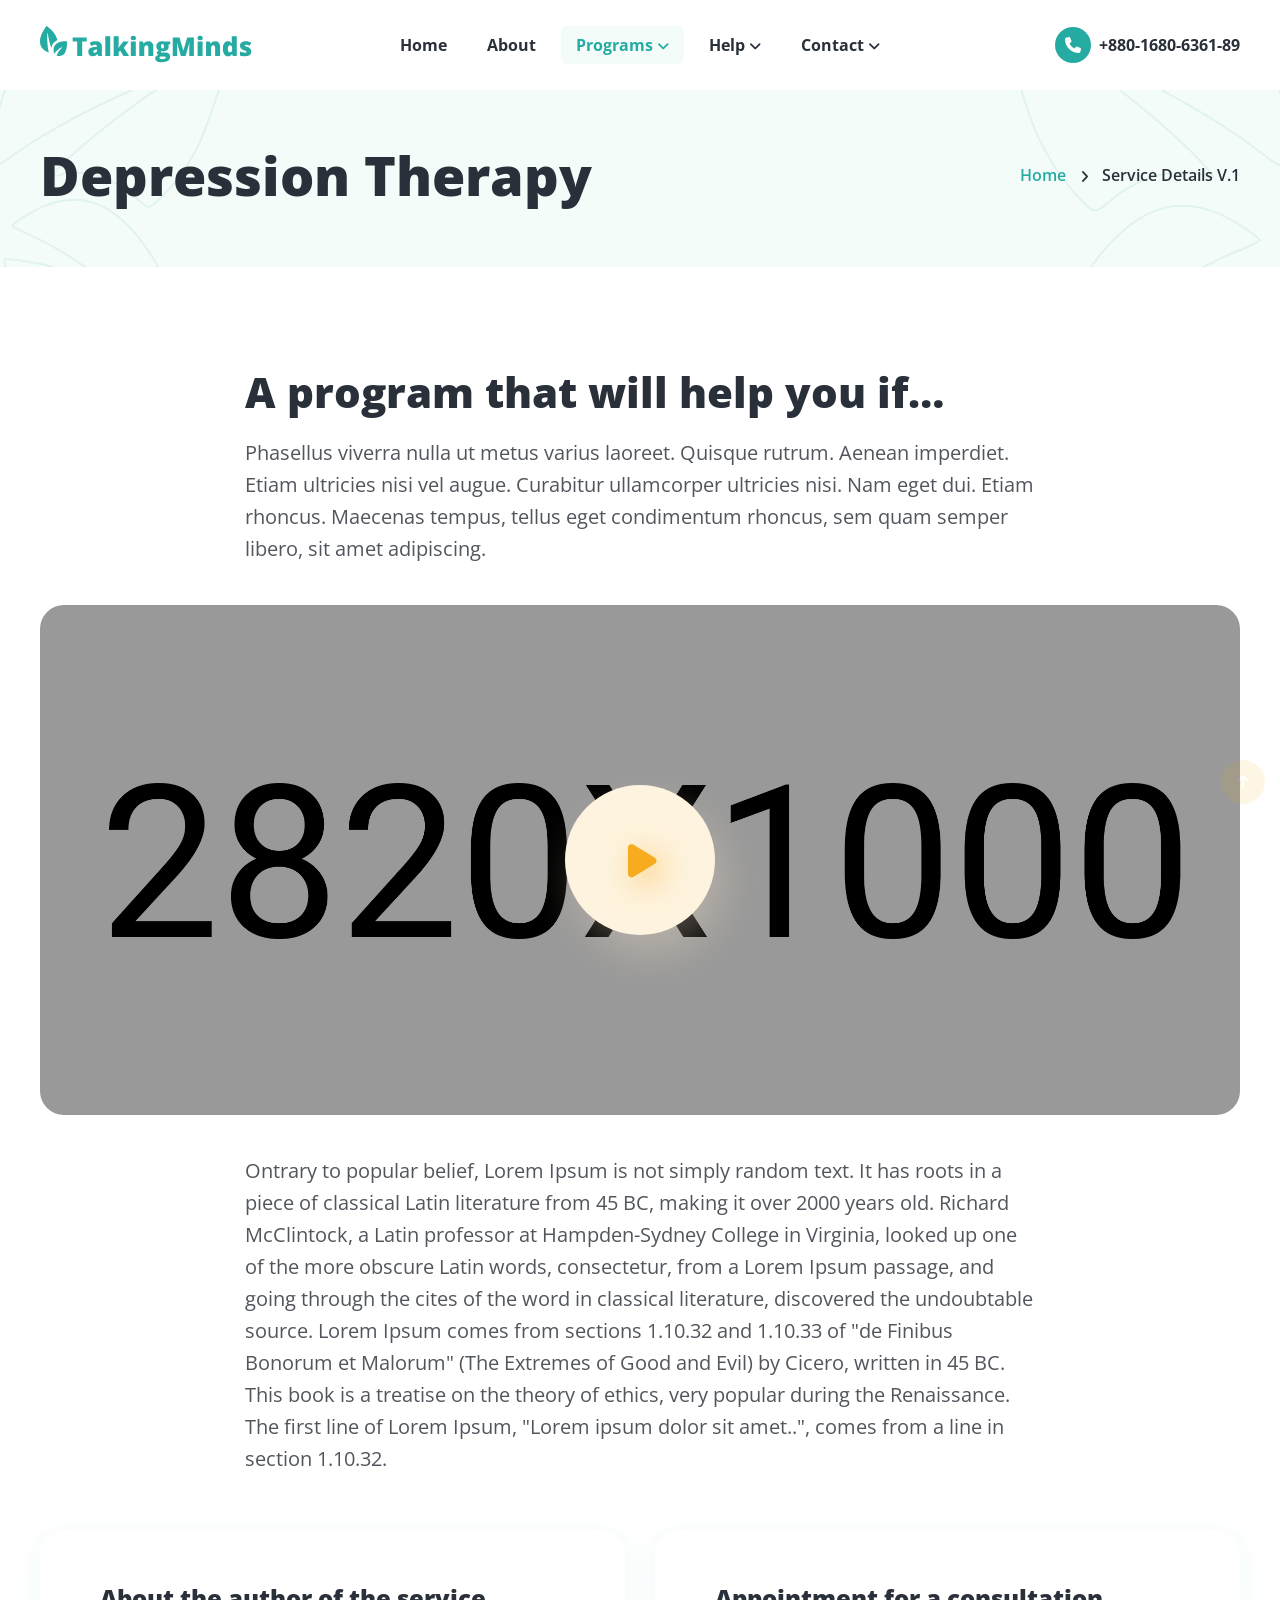
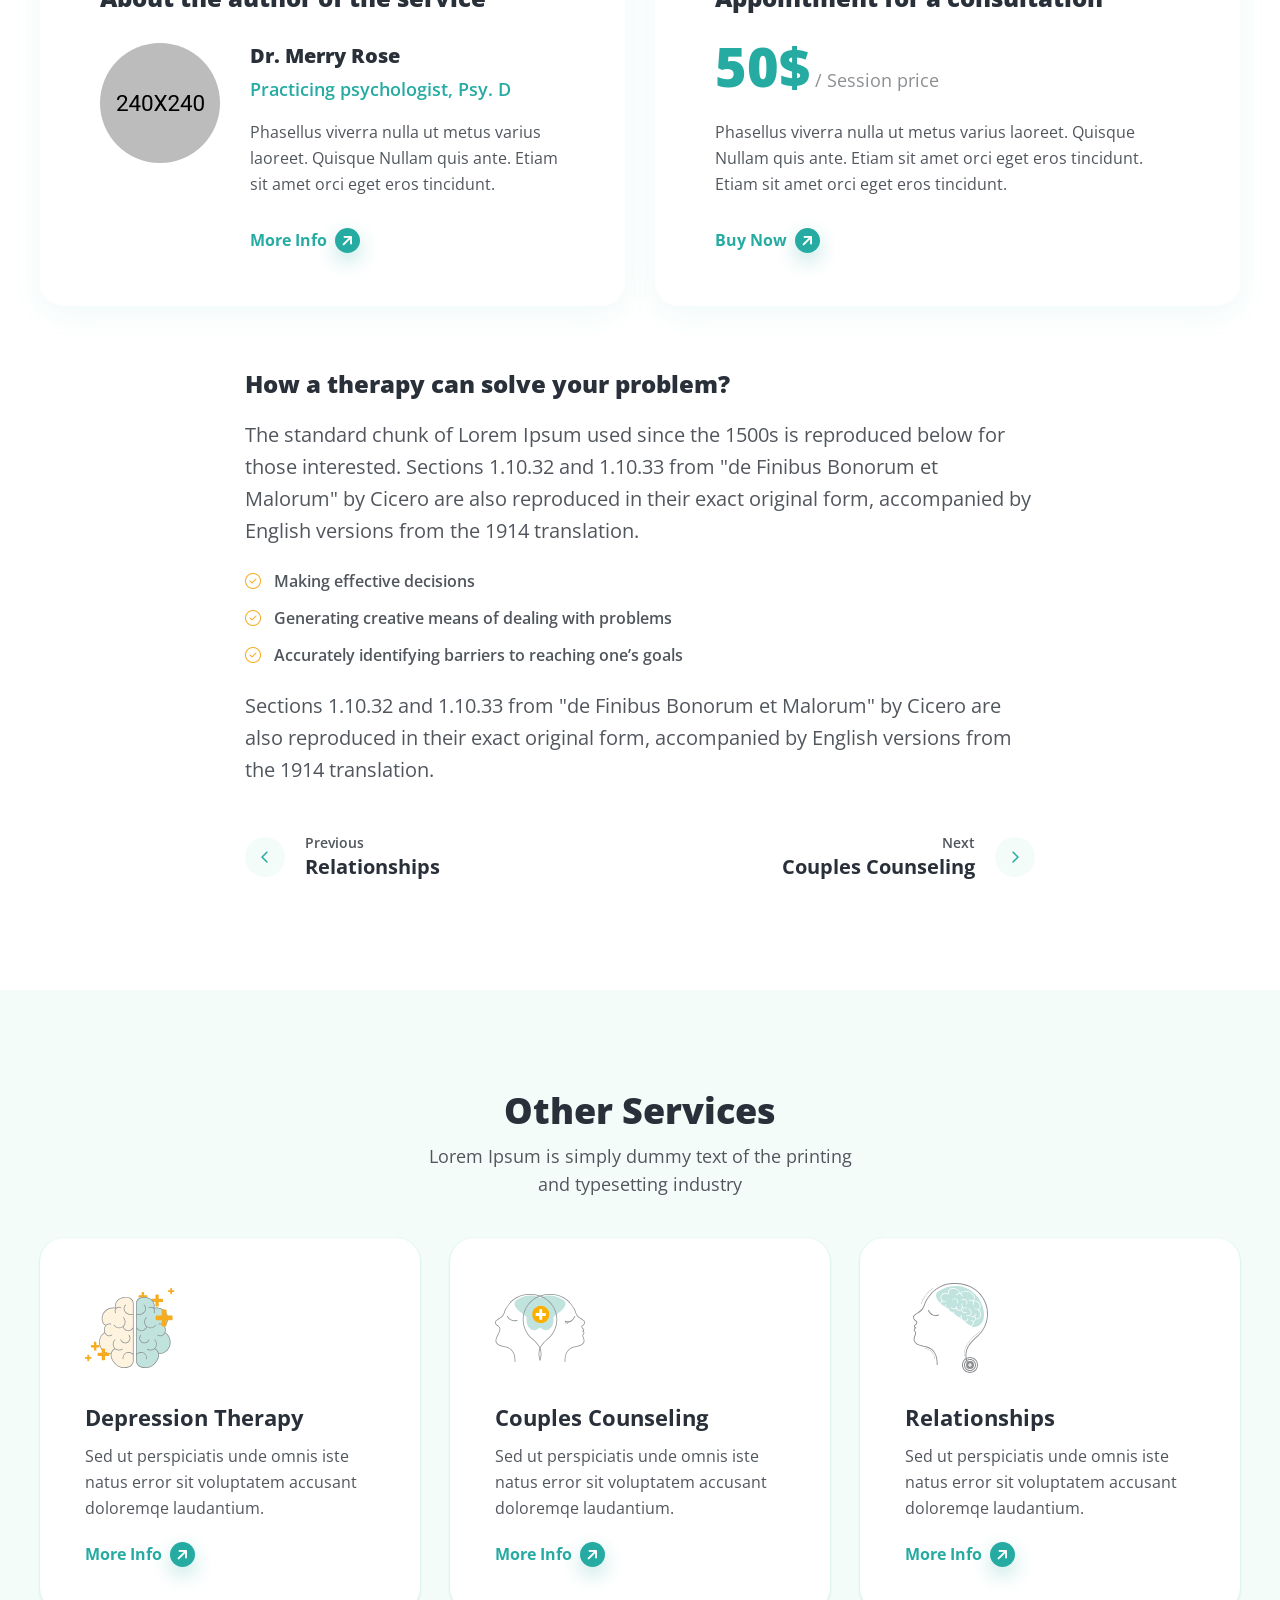
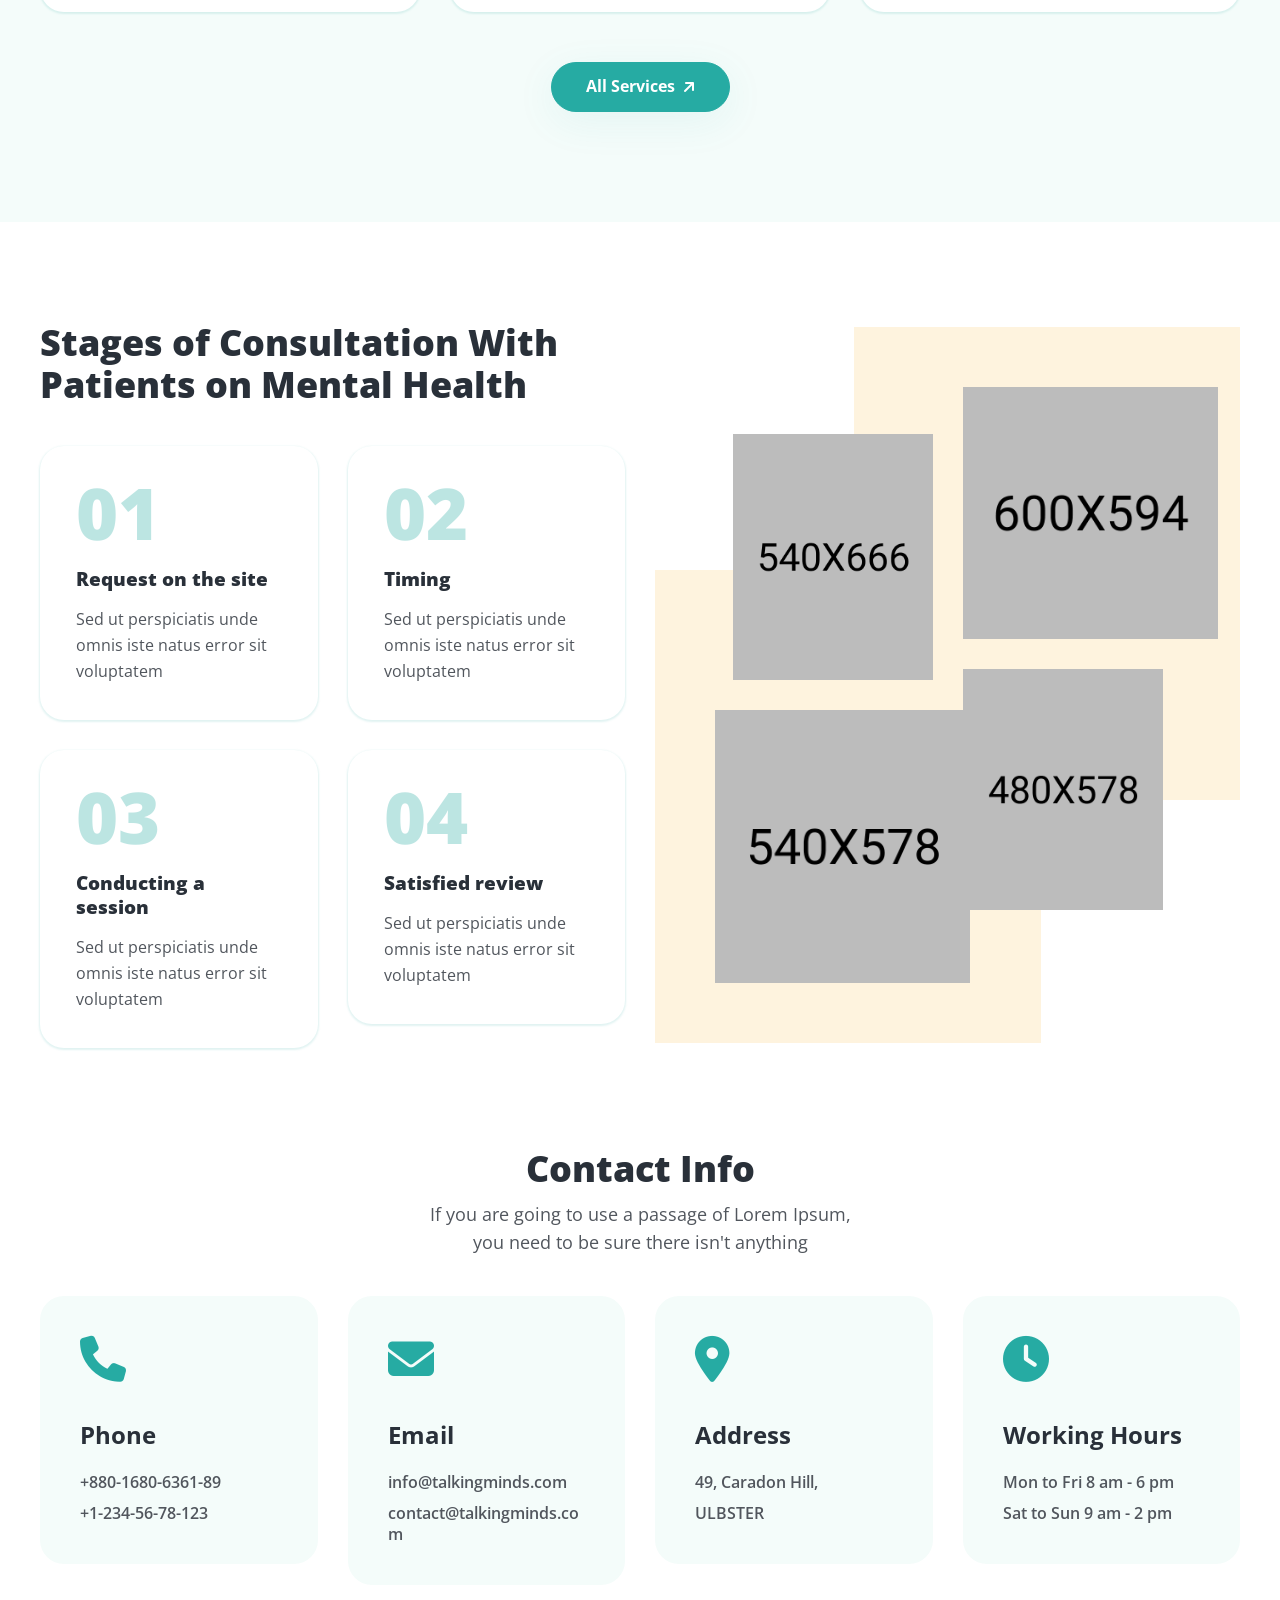
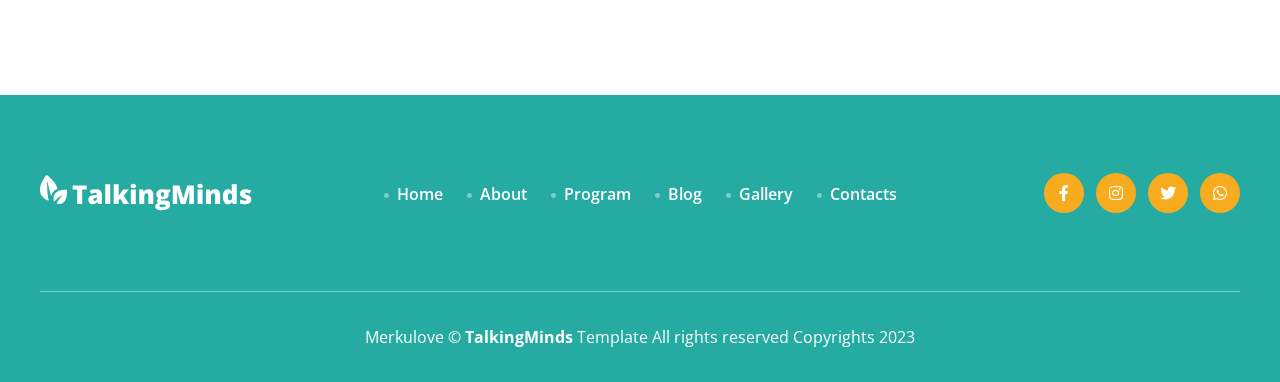
<file: service_details.html>
<!doctype html>
<html lang="en">

  <head>

    <meta charset="utf-8">
    <meta name="viewport" content="width=device-width, initial-scale=1, shrink-to-fit=no">
    <meta http-equiv="x-ua-compatible" content="ie=edge">

    <title>Service Details V.1 - Talking Minds – Psychotherapist Site Template</title>
    <link rel="shortcut icon" href="assets/images/site_logo/favourite_icon.svg">

    <!-- Fraimwork - CSS Include -->
    <link rel="stylesheet" type="text/css" href="assets/css/bootstrap.min.css">

    <!-- Icon Font - CSS Include -->
    <link rel="stylesheet" type="text/css" href="assets/css/fontawesome.min.css">

    <!-- Animation - CSS Include -->
    <link rel="stylesheet" type="text/css" href="assets/css/animate.min.css">

    <!-- Cursor - CSS Include -->
    <link rel="stylesheet" type="text/css" href="assets/css/cursor.min.css">

    <!-- Carousel - CSS Include -->
    <link rel="stylesheet" type="text/css" href="assets/css/slick.min.css">
    <link rel="stylesheet" type="text/css" href="assets/css/slick-theme.min.css">

    <!-- Video & Image Popup - CSS Include -->
    <link rel="stylesheet" type="text/css" href="assets/css/magnific-popup.min.css">

    <!-- Counter - CSS Include -->
    <link rel="stylesheet" type="text/css" href="assets/css/odometer.min.css">

    <!-- Custom - CSS Include -->
    <link rel="stylesheet" type="text/css" href="assets/css/style.css">

  </head>


  <body>

    <!-- Body Wrap - Start -->
    <div class="page_wrapper">

      <!-- Back To Top - Start -->
      <div class="backtotop">
        <a href="#" class="scroll">
          <i class="fa-solid fa-arrow-up"></i>
        </a>
      </div>
      <!-- Back To Top - End -->

      <!-- Site Header - Start
      ================================================== -->
      <header class="site_header">
        <div class="container">
          <div class="row align-items-center">
            <div class="col-lg-3 col-5">
              <div class="site_logo">
                <a class="site_link" href="index.html">
                  <img src="assets/images/site_logo/site_logo_primary.svg" alt="Site Logo – Talking Minds – Psychotherapist Site Template">
                </a>
              </div>
            </div>
            <div class="col-lg-6 col-2">
              <nav class="main_menu navbar navbar-expand-lg">
                <div class="main_menu_inner collapse navbar-collapse justify-content-center" id="main_menu_dropdown">
                  <ul class="main_menu_list unordered_list">
                    <li>
                      <a class="nav-link" href="index.html">Home</a>
                    </li>
                    <li>
                      <a class="nav-link" href="about.html">About</a>
                    </li>
                    <li class="dropdown active">
                      <a class="nav-link" href="#" id="programs_submenu" role="button" data-bs-toggle="dropdown" aria-expanded="false">
                        Programs
                      </a>
                      <ul class="dropdown-menu" aria-labelledby="programs_submenu">
                        <li><a href="service.html">Our Services</a></li>
                        <li class="active"><a href="service_details.html">Depression Therapy</a></li>
                        <li><a href="service_details_2.html">Relationships</a></li>
                      </ul>
                    </li>
                    <li class="dropdown">
                      <a class="nav-link" href="#" id="help_submenu" role="button" data-bs-toggle="dropdown" aria-expanded="false">
                        Help
                      </a>
                      <ul class="dropdown-menu" aria-labelledby="help_submenu">
                        <li><a href="team.html">Our Team</a></li>
                        <li><a href="gallery.html">Our Gallery</a></li>
                        <li class="dropdown">
                          <a class="nav-link" href="#" id="blog_submenu" role="button" data-bs-toggle="dropdown" aria-expanded="false">
                            Blogs
                          </a>
                          <ul class="dropdown-menu" aria-labelledby="blog_submenu">
                            <li><a href="blog.html">Blog Grid</a></li>
                            <li><a href="blog_list.html">Blog Listing</a></li>
                            <li><a href="blog_details.html">Blog Details</a></li>
                          </ul>
                        </li>
                        <li><a href="faq.html">F.A.Q.</a></li>
                        <li><a href="error.html">404 Error</a></li>
                      </ul>
                    </li>
                    <li class="dropdown">
                      <a class="nav-link" href="#" id="contact_submenu" role="button" data-bs-toggle="dropdown" aria-expanded="false">
                        Contact
                      </a>
                      <ul class="dropdown-menu" aria-labelledby="contact_submenu">
                        <li><a class="nav-link" href="contact.html">Clinic Contacts</a></li>
                        <li><a class="nav-link" href="contact_2.html">Contact Information</a></li>
                        <li><a class="nav-link" href="contact_3.html">Contact Details</a></li>
                      </ul>
                    </li>
                  </ul>
                </div>
              </nav>
            </div>
            <div class="col-lg-3 col-5">
              <ul class="header_btns_group unordered_list justify-content-end">
                <li>
                  <button class="mobile_menu_btn" type="button" data-bs-toggle="collapse" data-bs-target="#main_menu_dropdown" aria-expanded="false" aria-label="Toggle navigation">
                    <i class="far fa-bars"></i>
                  </button>
                </li>
                <li>
                  <a class="btn_hotline" href="tel:+8801680636189">
                    <span class="btn_icon">
                      <i class="fa-solid fa-phone"></i>
                    </span>
                    <span class="btn_text">+880-1680-6361-89</span>
                  </a>
                </li>
              </ul>
            </div>
          </div>
        </div>
      </header>
      <!-- Site Header - End
      ================================================== -->

      <!-- Main Body - Start
      ================================================== -->
      <main class="page_content">

        <!-- Page Banner - Start
        ================================================== -->
        <section class="page_banner decoration_wrapper">
          <div class="container">
            <div class="row align-items-center">
              <div class="col-lg-6">
                <h1 class="page_title mb-0">Depression Therapy</h1>
              </div>
              <div class="col-lg-6">
                <ul class="breadcrumb_nav unordered_list justify-content-lg-end justify-content-center">
                  <li><a href="index.html">Home</a></li>
                  <li>Service Details V.1</li>
                </ul>
              </div>
            </div>
          </div>
          <div class="decoration_item shape_leaf_1">
            <img src="assets/images/shapes/shape_leaf_left.svg" alt="Shape Leaf - Talking Minds - Psychotherapist Site Template">
          </div>
          <div class="decoration_item shape_leaf_2">
            <img src="assets/images/shapes/shape_leaf_right.svg" alt="Shape Leaf - Talking Minds - Psychotherapist Site Template">
          </div>
        </section>
        <!-- Page Banner - End
        ================================================== -->

        <!-- Service Details Section - Start
        ================================================== -->
        <section class="service_details_section section_space_lg">
          <div class="container">
            <div class="row justify-content-center">
              <div class="col-lg-8">
                <div class="details_content">
                  <h2 class="details_item_title">A program that will help you if…</h2>
                  <p>
                    Phasellus viverra nulla ut metus varius laoreet. Quisque rutrum. Aenean imperdiet. Etiam ultricies nisi vel augue. Curabitur ullamcorper ultricies nisi. Nam eget dui. Etiam rhoncus. Maecenas tempus, tellus eget condimentum rhoncus, sem quam semper libero, sit amet adipiscing.
                  </p>
                </div>
              </div>
            </div>

            <div class="video_wrapper text-center" style="background-image: url('assets/images/video/video_poster_image_1-min.jpg');">
              <a class="video_play_btn popup_video" href="https://www.youtube.com/watch?v=7e90gBu4pas">
                <i class="fa-duotone fa-play"></i>
              </a>
            </div>

            <div class="row justify-content-center">
              <div class="col-lg-8">
                <div class="details_content">
                  <p>
                    Ontrary to popular belief, Lorem Ipsum is not simply random text. It has roots in a piece of classical Latin literature from 45 BC, making it over 2000 years old. Richard McClintock, a Latin professor at Hampden-Sydney College in Virginia, looked up one of the more obscure Latin words, consectetur, from a Lorem Ipsum passage, and going through the cites of the word in classical literature, discovered the undoubtable source. Lorem Ipsum comes from sections 1.10.32 and 1.10.33 of "de Finibus Bonorum et Malorum" (The Extremes of Good and Evil) by Cicero, written in 45 BC. This book is a treatise on the theory of ethics, very popular during the Renaissance. The first line of Lorem Ipsum, "Lorem ipsum dolor sit amet..", comes from a line in section 1.10.32.
                  </p>
                </div>
              </div>
            </div>

            <div class="row mb-5">
              <div class="col-lg-6">
                <div class="service_author">
                  <h3 class="details_info_title">About the author of the service</h3>
                  <div class="d-md-flex">
                    <div class="author_image">
                      <img src="assets/images/meta/author_image_3-min.png" alt="Talking Minds - Psychotherapist Site Template">
                    </div>
                    <div class="author_content">
                      <h4 class="author_name">Dr. Merry Rose</h4>
                      <span class="author_designation">Practicing psychologist, Psy. D</span>
                      <p>
                        Phasellus viverra nulla ut metus varius laoreet. Quisque Nullam quis ante. Etiam sit amet orci eget eros  tincidunt. 
                      </p>
                      <a class="btn-link" href="#!">
                        <span class="btn_text">More Info</span>
                        <span class="btn_icon"><i class="fa-solid fa-arrow-up-right"></i></span>
                      </a>
                    </div>
                  </div>
                </div>
              </div>
              <div class="col-lg-6">
                <div class="service_cost_info">
                  <h3 class="details_info_title">Appointment for a consultation</h3>
                  <div class="item_price">
                    <span class="price_value">50$</span>
                    <sub>/ Session price</sub>
                  </div>
                  <p>
                    Phasellus viverra nulla ut metus varius laoreet. Quisque Nullam quis ante. Etiam sit amet orci eget eros   tincidunt. Etiam sit amet orci eget eros  tincidunt. 
                  </p>
                  <a class="btn-link" href="#!">
                    <span class="btn_text">Buy Now</span>
                    <span class="btn_icon"><i class="fa-solid fa-arrow-up-right"></i></span>
                  </a>
                </div>
              </div>
            </div>

            <div class="row justify-content-center">
              <div class="col-lg-8">
                <div class="details_content mb-5">
                  <h3 class="details_info_title">How a therapy can solve your problem?</h3>
                  <p class="mb-4">
                    The standard chunk of Lorem Ipsum used since the 1500s is reproduced below for those interested.  Sections 1.10.32 and 1.10.33 from "de Finibus Bonorum et Malorum" by Cicero are also reproduced in their exact original form, accompanied by English versions from the 1914 translation.
                  </p>
                  <ul class="info_list unordered_list_block mb-4">
                    <li>
                      <span class="info_icon">
                        <i class="fa-light fa-circle-check"></i>
                      </span>
                      <span class="info_text">Making effective decisions</span>
                    </li>
                    <li>
                      <span class="info_icon">
                        <i class="fa-light fa-circle-check"></i>
                      </span>
                      <span class="info_text">Generating creative means of dealing with problems</span>
                    </li>
                    <li>
                      <span class="info_icon">
                        <i class="fa-light fa-circle-check"></i>
                      </span>
                      <span class="info_text">Accurately identifying barriers to reaching one’s goals</span>
                    </li>
                  </ul>
                  <p class="mb-0">
                    Sections 1.10.32 and 1.10.33 from "de Finibus Bonorum et Malorum" by Cicero are also reproduced in their exact original form, accompanied by English versions from the 1914 translation.
                  </p>
                </div>

                <div class="prev_next_post_nav">
                  <a href="#!">
                    <span class="item_icon">
                      <i class="fa-regular fa-angle-left"></i>
                    </span>
                    <span class="item_content">
                      <b>Previous</b>
                      <strong>Relationships</strong>
                    </span>
                  </a>
                  <a href="#!">
                    <span class="item_icon">
                      <i class="fa-regular fa-angle-right"></i>
                    </span>
                    <span class="item_content">
                      <b>Next</b>
                      <strong>Couples Counseling</strong>
                    </span>
                  </a>
                </div>
              </div>
            </div>
          </div>
        </section>
        <!-- Service Details Section - End
        ================================================== -->

        <!-- Service Section - Start
        ================================================== -->
        <section class="service_section section_space_lg bg_primary_light">
          <div class="container">
            <div class="section_heading text-center">
              <h2 class="section_heading_text">Other Services</h2>
              <p class="section_heading_description mb-0 ">
                Lorem Ipsum is simply dummy text of the printing and typesetting industry
              </p>
            </div>

            <div class="row justify-content-center">
              <div class="col-lg-4 col-md-6 col-sm-6">
                <div class="service_item">
                  <div class="item_icon">
                    <img src="assets/images/icons/icon_brain.svg" alt="Brain Icon - Talking Minds – Psychotherapist Site Template">
                  </div>
                  <div class="item_contact">
                    <h3 class="item_title">Depression Therapy</h3>
                    <p>
                      Sed ut perspiciatis unde omnis iste natus error sit voluptatem accusant doloremqe laudantium.
                    </p>
                    <a class="btn-link" href="service_details.html">
                      <span class="btn_text">More Info</span>
                      <span class="btn_icon"><i class="fa-solid fa-arrow-up-right"></i></span>
                    </a>
                  </div>
                </div>
              </div>
              <div class="col-lg-4 col-md-6 col-sm-6">
                <div class="service_item">
                  <div class="item_icon">
                    <img src="assets/images/icons/icon_head_double.svg" alt="Head Double Icon - Talking Minds – Psychotherapist Site Template">
                  </div>
                  <div class="item_contact">
                    <h3 class="item_title">Couples Counseling</h3>
                    <p>
                      Sed ut perspiciatis unde omnis iste natus error sit voluptatem accusant doloremqe laudantium.
                    </p>
                    <a class="btn-link" href="service_details.html">
                      <span class="btn_text">More Info</span>
                      <span class="btn_icon"><i class="fa-solid fa-arrow-up-right"></i></span>
                    </a>
                  </div>
                </div>
              </div>
              <div class="col-lg-4 col-md-6 col-sm-6">
                <div class="service_item">
                  <div class="item_icon">
                    <img src="assets/images/icons/icon_head.svg" alt="Brain Icon - Talking Minds – Psychotherapist Site Template">
                  </div>
                  <div class="item_contact">
                    <h3 class="item_title">Relationships</h3>
                    <p>
                      Sed ut perspiciatis unde omnis iste natus error sit voluptatem accusant doloremqe laudantium.
                    </p>
                    <a class="btn-link" href="service_details.html">
                      <span class="btn_text">More Info</span>
                      <span class="btn_icon"><i class="fa-solid fa-arrow-up-right"></i></span>
                    </a>
                  </div>
                </div>
              </div>
            </div>

            <div class="btn_wrap pb-0 text-center">
              <a class="btn btn-primary" href="service.html">
                <span class="btn_text" data-text="All Services">
                  All Services
                </span>
                <span class="btn_icon">
                  <i class="fa-solid fa-arrow-up-right"></i>
                </span>
              </a>
            </div>
          </div>
        </section>
        <!-- Service Section - End
        ================================================== -->

        <!-- Work Process Section - Start
        ================================================== -->
        <section class="work_process_section section_space_lg pb-0">
          <div class="container">
            <div class="row align-items-center">
              <div class="col-lg-6 order-lg-last">
                <div class="images_group_widget">
                  <ul class="unordered_list">
                    <li>
                      <img src="assets/images/about/about_image_12-min.png" alt="Talking Minds - Psychotherapist Site Template">
                      <img src="assets/images/about/about_image_13-min.png" alt="Talking Minds - Psychotherapist Site Template">
                    </li>
                    <li>
                      <img src="assets/images/about/about_image_14-min.png" alt="Talking Minds - Psychotherapist Site Template">
                      <img src="assets/images/about/about_image_15-min.png" alt="Talking Minds - Psychotherapist Site Template">
                    </li>
                  </ul>
                </div>
              </div>
              <div class="col-lg-6">
                <div class="section_heading">
                  <h2 class="section_heading_text mb-0">
                    Stages of Consultation With Patients on Mental Health
                  </h2>
                </div>
                <div class="row">
                  <div class="col-md-6 col-sm-6">
                    <div class="work_process_item">
                      <div class="serial_number">01</div>
                      <h3 class="item_title">Request on the site</h3>
                      <p class="mb-0">
                        Sed ut perspiciatis unde omnis iste natus error sit voluptatem
                      </p>
                    </div>
                  </div>
                  <div class="col-md-6 col-sm-6">
                    <div class="work_process_item">
                      <div class="serial_number">02</div>
                      <h3 class="item_title">Timing</h3>
                      <p class="mb-0">
                        Sed ut perspiciatis unde omnis iste natus error sit voluptatem
                      </p>
                    </div>
                  </div>
                  <div class="col-md-6 col-sm-6">
                    <div class="work_process_item">
                      <div class="serial_number">03</div>
                      <h3 class="item_title">Conducting a session</h3>
                      <p class="mb-0">
                        Sed ut perspiciatis unde omnis iste natus error sit voluptatem
                      </p>
                    </div>
                  </div>
                  <div class="col-md-6 col-sm-6">
                    <div class="work_process_item">
                      <div class="serial_number">04</div>
                      <h3 class="item_title">Satisfied review</h3>
                      <p class="mb-0">
                        Sed ut perspiciatis unde omnis iste natus error sit voluptatem
                      </p>
                    </div>
                  </div>
                </div>
              </div>
            </div>
          </div>
        </section>
        <!-- Work Process Section - End
        ================================================== -->

        <!-- Contact Section - Start
        ================================================== -->
        <section class="contact_section section_space_lg">
          <div class="container">
            <div class="section_heading text-center">
              <h2 class="section_heading_text">Contact Info</h2>
              <p class="section_heading_description mb-0 ">
                If you are going to use a passage of Lorem Ipsum, you need to be sure there isn't anything 
              </p>
            </div>
            <div class="contact_infobox_wrapper row justify-content-center">
              <div class="col-lg-3 col-md-6 col-sm-6">
                <div class="contact_info_box">
                  <div class="item_icon">
                    <i class="fa-solid fa-phone"></i>
                  </div>
                  <div class="item_contact">
                    <h3 class="item_title">Phone</h3>
                    <ul class="info_list unordered_list_block">
                      <li>
                        <span class="info_text">+880-1680-6361-89</span>
                      </li>
                      <li>
                        <span class="info_text">+1-234-56-78-123</span>
                      </li>
                    </ul>
                  </div>
                </div>
              </div>
              <div class="col-lg-3 col-md-6 col-sm-6">
                <div class="contact_info_box">
                  <div class="item_icon">
                    <i class="fa-solid fa-envelope"></i>
                  </div>
                  <div class="item_contact">
                    <h3 class="item_title">Email</h3>
                    <ul class="info_list unordered_list_block">
                      <li>
                        <span class="info_text">info@talkingminds.com</span>
                      </li>
                      <li>
                        <span class="info_text">contact@talkingminds.com</span>
                      </li>
                    </ul>
                  </div>
                </div>
              </div>
              <div class="col-lg-3 col-md-6 col-sm-6">
                <div class="contact_info_box">
                  <div class="item_icon">
                    <i class="fa-solid fa-location-dot"></i>
                  </div>
                  <div class="item_contact">
                    <h3 class="item_title">Address</h3>
                    <ul class="info_list unordered_list_block">
                      <li>
                        <span class="info_text">49, Caradon Hill, </span>
                      </li>
                      <li>
                        <span class="info_text">ULBSTER</span>
                      </li>
                    </ul>
                  </div>
                </div>
              </div>
              <div class="col-lg-3 col-md-6 col-sm-6">
                <div class="contact_info_box">
                  <div class="item_icon">
                    <i class="fa-solid fa-clock"></i>
                  </div>
                  <div class="item_contact">
                    <h3 class="item_title">Working Hours</h3>
                    <ul class="info_list unordered_list_block">
                      <li>
                        <span class="info_text">Mon to Fri 8 am - 6 pm</span>
                      </li>
                      <li>
                        <span class="info_text">Sat to Sun 9 am - 2 pm</span>
                      </li>
                    </ul>
                  </div>
                </div>
              </div>
            </div>
          </div>
        </section>
        <!-- Contact Section - End
        ================================================== -->

      </main>
      <!-- Main Body - End
      ================================================== -->

      <!-- Site Footer - Start
      ================================================== -->
      <footer class="site_footer bg_primary">
        <div class="container">
          <div class="site_footer_content">
            <div class="row align-items-center">
              <div class="col-lg-3">
                <div class="site_logo">
                  <a class="site_link" href="index.html">
                    <img src="assets/images/site_logo/site_logo_white.svg" alt="Site Logo – Talking Minds – Psychotherapist Site Template">
                  </a>
                </div>
              </div>
              <div class="col-lg-6">
                <ul class="info_list unordered_list justify-content-center">
                  <li>
                    <a href="index.html">
                      <span class="info_icon">
                        <i class="fa-solid fa-circle"></i>
                      </span>
                      <span class="info_text">Home</span>
                    </a>
                  </li>
                  <li>
                    <a href="about.html">
                      <span class="info_icon">
                        <i class="fa-solid fa-circle"></i>
                      </span>
                      <span class="info_text">About</span>
                    </a>
                  </li>
                  <li>
                    <a href="service.html">
                      <span class="info_icon">
                        <i class="fa-solid fa-circle"></i>
                      </span>
                      <span class="info_text">Program</span>
                    </a>
                  </li>
                  <li>
                    <a href="blog.html">
                      <span class="info_icon">
                        <i class="fa-solid fa-circle"></i>
                      </span>
                      <span class="info_text">Blog</span>
                    </a>
                  </li>
                  <li>
                    <a href="gallery.html">
                      <span class="info_icon">
                        <i class="fa-solid fa-circle"></i>
                      </span>
                      <span class="info_text">Gallery</span>
                    </a>
                  </li>
                  <li>
                    <a href="contact.html">
                      <span class="info_icon">
                        <i class="fa-solid fa-circle"></i>
                      </span>
                      <span class="info_text">Contacts</span>
                    </a>
                  </li>
                </ul>
              </div>
              <div class="col-lg-3">
                <ul class="social_links unordered_list justify-content-center justify-content-lg-end">
                  <li><a href="#!"><i class="fa-brands fa-facebook-f"></i></a></li>
                  <li><a href="#!"><i class="fa-brands fa-instagram"></i></a></li>
                  <li><a href="#!"><i class="fa-brands fa-twitter"></i></a></li>
                  <li><a href="#!"><i class="fa-brands fa-whatsapp"></i></a></li>
                </ul>
              </div>
            </div>
          </div>
          <div class="copyright_widget text-center">
            <p class="copyright_text m-0">Merkulove © <b>TalkingMinds</b> Template All rights reserved Copyrights 2023</p>
          </div>
        </div>
      </footer>
      <!-- Site Footer - End
      ================================================== -->

    </div>
    <!-- Body Wrap - End -->

    <!-- Fraimwork - Jquery Include -->
    <script src="assets/js/jquery.min.js"></script>
    <script src="assets/js/popper.min.js"></script>
    <script src="assets/js/bootstrap.min.js"></script>
    <script src="assets/js/bootstrap-dropdown-ml-hack.min.js"></script>

    <!-- animation - jquery include -->
    <script src="assets/js/cursor.min.js"></script>

    <!-- Carousel - Jquery Include -->
    <script src="assets/js/slick.min.js"></script>

    <!-- Video & Image Popup - Jquery Include -->
    <script src="assets/js/magnific-popup.min.js"></script>
    
    <!-- Counter - Jquery Include -->
    <script src="assets/js/appear.min.js"></script>
    <script src="assets/js/odometer.min.js"></script>

    <!-- Custom - Jquery Include -->
    <script src="assets/js/main.js"></script>

  </body>
</html>
</file>
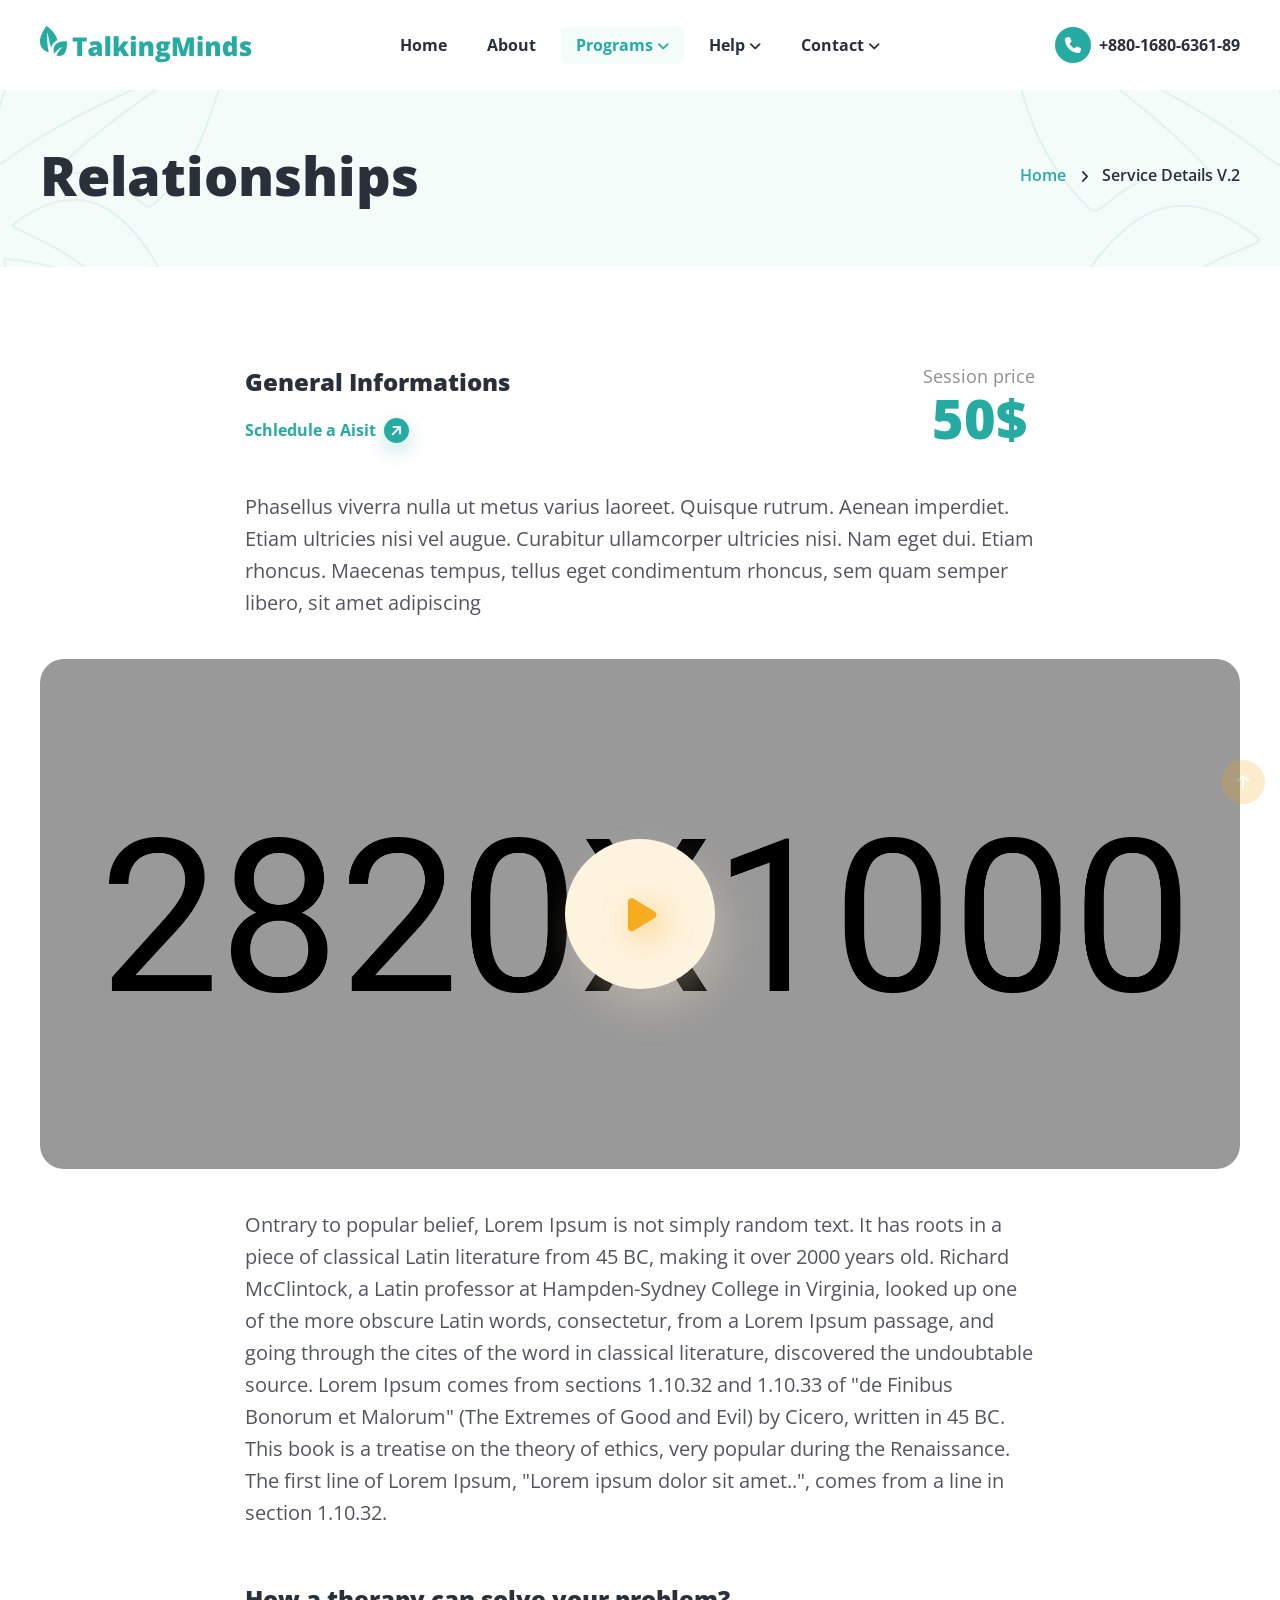
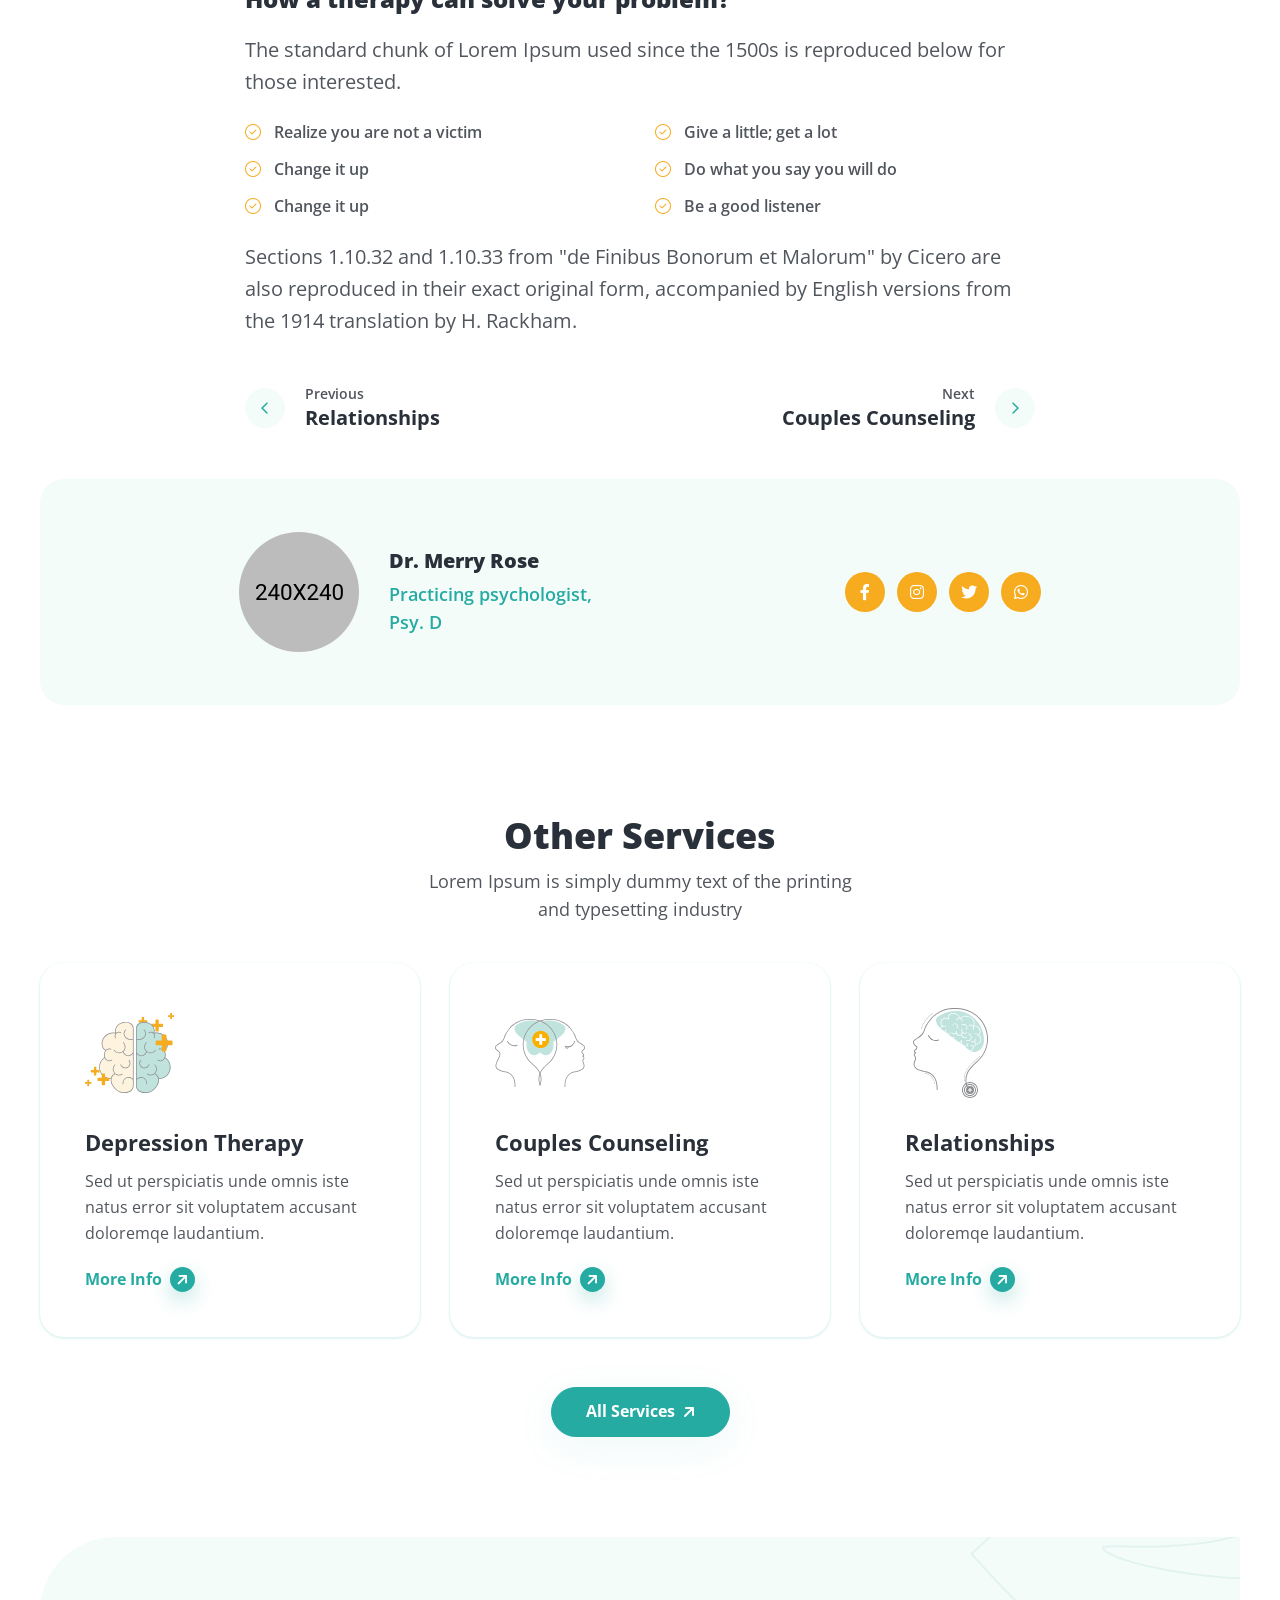
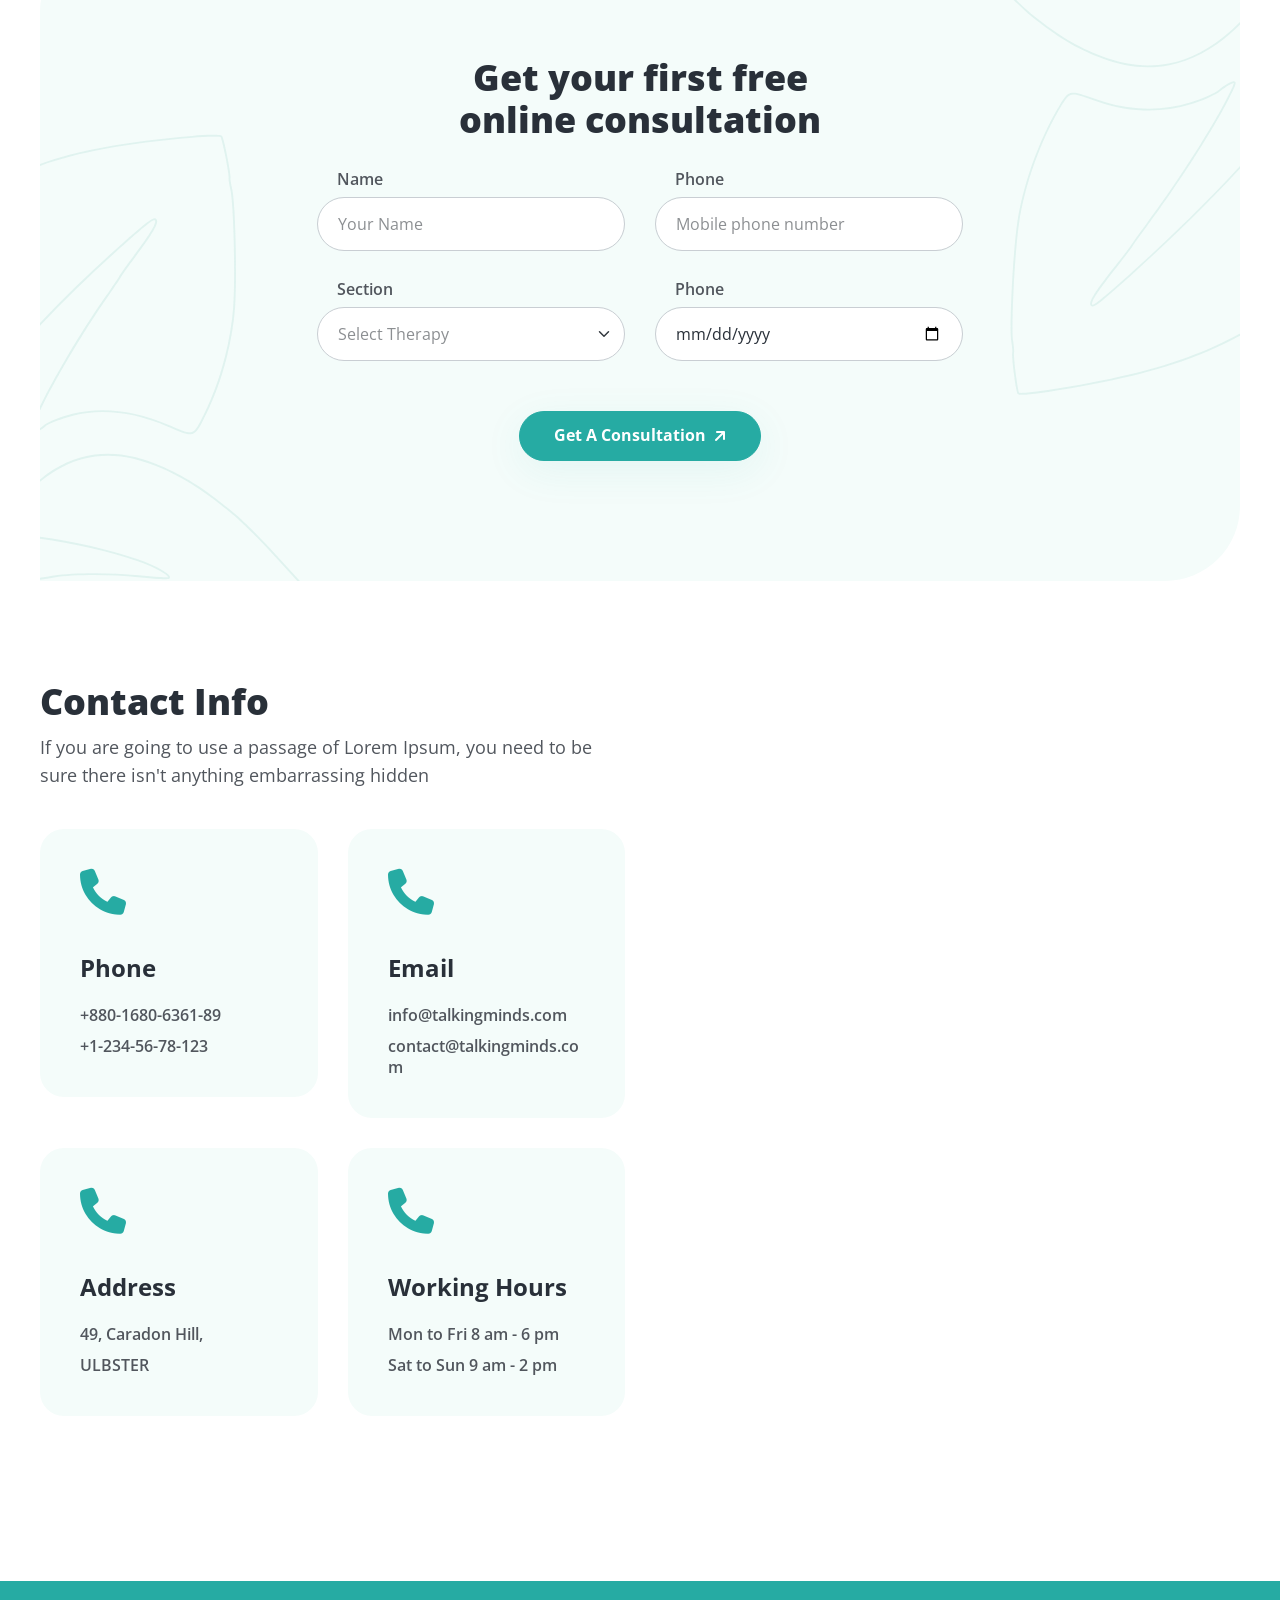
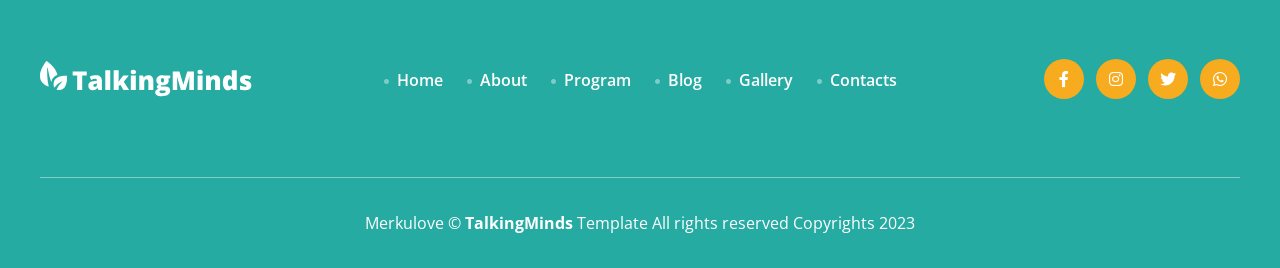
<file: service_details_2.html>
<!doctype html>
<html lang="en">

  <head>

    <meta charset="utf-8">
    <meta name="viewport" content="width=device-width, initial-scale=1, shrink-to-fit=no">
    <meta http-equiv="x-ua-compatible" content="ie=edge">

    <title>Service Details V.2 - Talking Minds – Psychotherapist Site Template</title>
    <link rel="shortcut icon" href="assets/images/site_logo/favourite_icon.svg">

    <!-- Fraimwork - CSS Include -->
    <link rel="stylesheet" type="text/css" href="assets/css/bootstrap.min.css">

    <!-- Icon Font - CSS Include -->
    <link rel="stylesheet" type="text/css" href="assets/css/fontawesome.min.css">

    <!-- Animation - CSS Include -->
    <link rel="stylesheet" type="text/css" href="assets/css/animate.min.css">

    <!-- Cursor - CSS Include -->
    <link rel="stylesheet" type="text/css" href="assets/css/cursor.min.css">

    <!-- Carousel - CSS Include -->
    <link rel="stylesheet" type="text/css" href="assets/css/slick.min.css">
    <link rel="stylesheet" type="text/css" href="assets/css/slick-theme.min.css">

    <!-- Video & Image Popup - CSS Include -->
    <link rel="stylesheet" type="text/css" href="assets/css/magnific-popup.min.css">

    <!-- Counter - CSS Include -->
    <link rel="stylesheet" type="text/css" href="assets/css/odometer.min.css">

    <!-- Custom - CSS Include -->
    <link rel="stylesheet" type="text/css" href="assets/css/style.css">

  </head>


  <body>

    <!-- Body Wrap - Start -->
    <div class="page_wrapper">

      <!-- Back To Top - Start -->
      <div class="backtotop">
        <a href="#" class="scroll">
          <i class="fa-solid fa-arrow-up"></i>
        </a>
      </div>
      <!-- Back To Top - End -->

      <!-- Site Header - Start
      ================================================== -->
      <header class="site_header">
        <div class="container">
          <div class="row align-items-center">
            <div class="col-lg-3 col-5">
              <div class="site_logo">
                <a class="site_link" href="index.html">
                  <img src="assets/images/site_logo/site_logo_primary.svg" alt="Site Logo – Talking Minds – Psychotherapist Site Template">
                </a>
              </div>
            </div>
            <div class="col-lg-6 col-2">
              <nav class="main_menu navbar navbar-expand-lg">
                <div class="main_menu_inner collapse navbar-collapse justify-content-center" id="main_menu_dropdown">
                  <ul class="main_menu_list unordered_list">
                    <li>
                      <a class="nav-link" href="index.html">Home</a>
                    </li>
                    <li>
                      <a class="nav-link" href="about.html">About</a>
                    </li>
                    <li class="dropdown active">
                      <a class="nav-link" href="#" id="programs_submenu" role="button" data-bs-toggle="dropdown" aria-expanded="false">
                        Programs
                      </a>
                      <ul class="dropdown-menu" aria-labelledby="programs_submenu">
                        <li><a href="service.html">Our Services</a></li>
                        <li><a href="service_details.html">Depression Therapy</a></li>
                        <li class="active"><a href="service_details_2.html">Relationships</a></li>
                      </ul>
                    </li>
                    <li class="dropdown">
                      <a class="nav-link" href="#" id="help_submenu" role="button" data-bs-toggle="dropdown" aria-expanded="false">
                        Help
                      </a>
                      <ul class="dropdown-menu" aria-labelledby="help_submenu">
                        <li><a href="team.html">Our Team</a></li>
                        <li><a href="gallery.html">Our Gallery</a></li>
                        <li class="dropdown">
                          <a class="nav-link" href="#" id="blog_submenu" role="button" data-bs-toggle="dropdown" aria-expanded="false">
                            Blogs
                          </a>
                          <ul class="dropdown-menu" aria-labelledby="blog_submenu">
                            <li><a href="blog.html">Blog Grid</a></li>
                            <li><a href="blog_list.html">Blog Listing</a></li>
                            <li><a href="blog_details.html">Blog Details</a></li>
                          </ul>
                        </li>
                        <li><a href="faq.html">F.A.Q.</a></li>
                        <li><a href="error.html">404 Error</a></li>
                      </ul>
                    </li>
                    <li class="dropdown">
                      <a class="nav-link" href="#" id="contact_submenu" role="button" data-bs-toggle="dropdown" aria-expanded="false">
                        Contact
                      </a>
                      <ul class="dropdown-menu" aria-labelledby="contact_submenu">
                        <li><a class="nav-link" href="contact.html">Clinic Contacts</a></li>
                        <li><a class="nav-link" href="contact_2.html">Contact Information</a></li>
                        <li><a class="nav-link" href="contact_3.html">Contact Details</a></li>
                      </ul>
                    </li>
                  </ul>
                </div>
              </nav>
            </div>
            <div class="col-lg-3 col-5">
              <ul class="header_btns_group unordered_list justify-content-end">
                <li>
                  <button class="mobile_menu_btn" type="button" data-bs-toggle="collapse" data-bs-target="#main_menu_dropdown" aria-expanded="false" aria-label="Toggle navigation">
                    <i class="far fa-bars"></i>
                  </button>
                </li>
                <li>
                  <a class="btn_hotline" href="tel:+8801680636189">
                    <span class="btn_icon">
                      <i class="fa-solid fa-phone"></i>
                    </span>
                    <span class="btn_text">+880-1680-6361-89</span>
                  </a>
                </li>
              </ul>
            </div>
          </div>
        </div>
      </header>
      <!-- Site Header - End
      ================================================== -->

      <!-- Main Body - Start
      ================================================== -->
      <main class="page_content">

        <!-- Page Banner - Start
        ================================================== -->
        <section class="page_banner decoration_wrapper">
          <div class="container">
            <div class="row align-items-center">
              <div class="col-lg-6">
                <h1 class="page_title mb-0">Relationships</h1>
              </div>
              <div class="col-lg-6">
                <ul class="breadcrumb_nav unordered_list justify-content-lg-end justify-content-center">
                  <li><a href="index.html">Home</a></li>
                  <li>Service Details V.2</li>
                </ul>
              </div>
            </div>
          </div>
          <div class="decoration_item shape_leaf_1">
            <img src="assets/images/shapes/shape_leaf_left.svg" alt="Shape Leaf - Talking Minds - Psychotherapist Site Template">
          </div>
          <div class="decoration_item shape_leaf_2">
            <img src="assets/images/shapes/shape_leaf_right.svg" alt="Shape Leaf - Talking Minds - Psychotherapist Site Template">
          </div>
        </section>
        <!-- Page Banner - End
        ================================================== -->

        <!-- Service Details Section - Start
        ================================================== -->
        <section class="service_details_section section_space_lg">
          <div class="container">
            <div class="row justify-content-center">
              <div class="col-lg-8">
                <div class="service_cost_info p-0 mb-5">
                  <div class="row">
                    <div class="col-md-6 col-sm-6">
                      <h3 class="details_info_title">General Informations</h3>
                      <a class="btn-link" href="#!">
                        <span class="btn_text">Schledule a Aisit</span>
                        <span class="btn_icon"><i class="fa-solid fa-arrow-up-right"></i></span>
                      </a>
                    </div>
                    <div class="col-md-6 col-sm-6 d-md-flex justify-content-md-end d-sm-flex justify-content-sm-end">
                      <div class="item_price mb-0">
                        <span class="price_value">50$</span>
                        <sub>Session price</sub>
                      </div>
                    </div>
                  </div>
                </div>
                <div class="details_content">
                  <p>
                    Phasellus viverra nulla ut metus varius laoreet. Quisque rutrum. Aenean imperdiet. Etiam ultricies nisi vel augue. Curabitur ullamcorper ultricies nisi. Nam eget dui. Etiam rhoncus. Maecenas tempus, tellus eget condimentum rhoncus, sem quam semper libero, sit amet adipiscing
                  </p>
                </div>
              </div>
            </div>

            <div class="video_wrapper text-center" style="background-image: url('assets/images/video/video_poster_image_2-min.jpg');">
              <a class="video_play_btn popup_video" href="https://www.youtube.com/watch?v=7e90gBu4pas">
                <i class="fa-duotone fa-play"></i>
              </a>
            </div>

            <div class="row justify-content-center">
              <div class="col-lg-8">
                <div class="details_content">
                  <p>
                    Ontrary to popular belief, Lorem Ipsum is not simply random text. It has roots in a piece of classical Latin literature from 45 BC, making it over 2000 years old. Richard McClintock, a Latin professor at Hampden-Sydney College in Virginia, looked up one of the more obscure Latin words, consectetur, from a Lorem Ipsum passage, and going through the cites of the word in classical literature, discovered the undoubtable source. Lorem Ipsum comes from sections 1.10.32 and 1.10.33 of "de Finibus Bonorum et Malorum" (The Extremes of Good and Evil) by Cicero, written in 45 BC. This book is a treatise on the theory of ethics, very popular during the Renaissance. The first line of Lorem Ipsum, "Lorem ipsum dolor sit amet..", comes from a line in section 1.10.32.
                  </p>
                </div>
              </div>
            </div>

            <div class="row justify-content-center">
              <div class="col-lg-8">
                <div class="details_content mb-5">
                  <h3 class="details_info_title">How a therapy can solve your problem?</h3>
                  <p class="mb-4">
                    The standard chunk of Lorem Ipsum used since the 1500s is reproduced below for those interested. 
                  </p>
                  <div class="row">
                    <div class="col-md-6 col-sm-6">
                      <ul class="info_list unordered_list_block mb-md-4">
                        <li>
                          <span class="info_icon">
                            <i class="fa-light fa-circle-check"></i>
                          </span>
                          <span class="info_text">Realize you are not a victim</span>
                        </li>
                        <li>
                          <span class="info_icon">
                            <i class="fa-light fa-circle-check"></i>
                          </span>
                          <span class="info_text">Change it up</span>
                        </li>
                        <li>
                          <span class="info_icon">
                            <i class="fa-light fa-circle-check"></i>
                          </span>
                          <span class="info_text">Change it up</span>
                        </li>
                      </ul>
                    </div>
                    <div class="col-md-6 col-sm-6">
                      <ul class="info_list unordered_list_block mb-4">
                        <li>
                          <span class="info_icon">
                            <i class="fa-light fa-circle-check"></i>
                          </span>
                          <span class="info_text">Give a little; get a lot</span>
                        </li>
                        <li>
                          <span class="info_icon">
                            <i class="fa-light fa-circle-check"></i>
                          </span>
                          <span class="info_text">Do what you say you will do</span>
                        </li>
                        <li>
                          <span class="info_icon">
                            <i class="fa-light fa-circle-check"></i>
                          </span>
                          <span class="info_text">Be a good listener</span>
                        </li>
                      </ul>
                    </div>
                  </div>
                  <p class="mb-0">
                    Sections 1.10.32 and 1.10.33 from "de Finibus Bonorum et Malorum" by Cicero are also reproduced in their exact original form, accompanied by English versions from the 1914 translation by H. Rackham.
                  </p>
                </div>

                <div class="prev_next_post_nav mb-5">
                  <a href="#!">
                    <span class="item_icon">
                      <i class="fa-regular fa-angle-left"></i>
                    </span>
                    <span class="item_content">
                      <b>Previous</b>
                      <strong>Relationships</strong>
                    </span>
                  </a>
                  <a href="#!">
                    <span class="item_icon">
                      <i class="fa-regular fa-angle-right"></i>
                    </span>
                    <span class="item_content">
                      <b>Next</b>
                      <strong>Couples Counseling</strong>
                    </span>
                  </a>
                </div>
              </div>
            </div>

            <div class="service_author shadow-none">
              <div class="row justify-content-center">
                <div class="col-lg-9">
                  <div class="row align-items-center">
                    <div class="col-lg-6">
                      <div class="d-lg-flex text-lg-start justify-content-lg-start text-center justify-content-center align-items-center">
                        <div class="author_image">
                          <img src="assets/images/meta/author_image_3-min.png" alt="Talking Minds - Psychotherapist Site Template">
                        </div>
                        <div class="author_content">
                          <h4 class="author_name">Dr. Merry Rose</h4>
                          <span class="author_designation mb-0">Practicing psychologist, Psy. D</span>
                        </div>
                      </div>
                    </div>
                    <div class="col-lg-6">
                      <ul class="social_links unordered_list justify-content-center justify-content-lg-end">
                        <li><a href="#!"><i class="fa-brands fa-facebook-f"></i></a></li>
                        <li><a href="#!"><i class="fa-brands fa-instagram"></i></a></li>
                        <li><a href="#!"><i class="fa-brands fa-twitter"></i></a></li>
                        <li><a href="#!"><i class="fa-brands fa-whatsapp"></i></a></li>
                      </ul>
                    </div>
                  </div>
                </div>
              </div>
            </div>
          </div>
        </section>
        <!-- Service Details Section - End
        ================================================== -->

        <!-- Service Section - Start
        ================================================== -->
        <section class="service_section">
          <div class="container">
            <div class="section_heading text-center">
              <h2 class="section_heading_text">Other Services</h2>
              <p class="section_heading_description mb-0 ">
                Lorem Ipsum is simply dummy text of the printing and typesetting industry
              </p>
            </div>

            <div class="row justify-content-center">
              <div class="col-lg-4 col-md-6 col-sm-6">
                <div class="service_item">
                  <div class="item_icon">
                    <img src="assets/images/icons/icon_brain.svg" alt="Brain Icon - Talking Minds – Psychotherapist Site Template">
                  </div>
                  <div class="item_contact">
                    <h3 class="item_title">Depression Therapy</h3>
                    <p>
                      Sed ut perspiciatis unde omnis iste natus error sit voluptatem accusant doloremqe laudantium.
                    </p>
                    <a class="btn-link" href="service_details.html">
                      <span class="btn_text">More Info</span>
                      <span class="btn_icon"><i class="fa-solid fa-arrow-up-right"></i></span>
                    </a>
                  </div>
                </div>
              </div>
              <div class="col-lg-4 col-md-6 col-sm-6">
                <div class="service_item">
                  <div class="item_icon">
                    <img src="assets/images/icons/icon_head_double.svg" alt="Head Double Icon - Talking Minds – Psychotherapist Site Template">
                  </div>
                  <div class="item_contact">
                    <h3 class="item_title">Couples Counseling</h3>
                    <p>
                      Sed ut perspiciatis unde omnis iste natus error sit voluptatem accusant doloremqe laudantium.
                    </p>
                    <a class="btn-link" href="service_details.html">
                      <span class="btn_text">More Info</span>
                      <span class="btn_icon"><i class="fa-solid fa-arrow-up-right"></i></span>
                    </a>
                  </div>
                </div>
              </div>
              <div class="col-lg-4 col-md-6 col-sm-6">
                <div class="service_item">
                  <div class="item_icon">
                    <img src="assets/images/icons/icon_head.svg" alt="Brain Icon - Talking Minds – Psychotherapist Site Template">
                  </div>
                  <div class="item_contact">
                    <h3 class="item_title">Relationships</h3>
                    <p>
                      Sed ut perspiciatis unde omnis iste natus error sit voluptatem accusant doloremqe laudantium.
                    </p>
                    <a class="btn-link" href="service_details.html">
                      <span class="btn_text">More Info</span>
                      <span class="btn_icon"><i class="fa-solid fa-arrow-up-right"></i></span>
                    </a>
                  </div>
                </div>
              </div>
            </div>

            <div class="btn_wrap pb-0 text-center">
              <a class="btn btn-primary" href="service.html">
                <span class="btn_text" data-text="All Services">
                  All Services
                </span>
                <span class="btn_icon">
                  <i class="fa-solid fa-arrow-up-right"></i>
                </span>
              </a>
            </div>
          </div>
        </section>
        <!-- Service Section - End
        ================================================== -->

        <!-- Consultation Section - Start
        ================================================== -->
        <section class="consultation_section section_space_lg pb-0">
          <div class="container">
            <div class="consultation_form bg_primary_light decoration_wrapper">
              <div class="section_heading text-center">
                <h2 class="section_heading_text mb-0">
                  <span class="d-md-block">Get your first free</span> online consultation 
                </h2>
              </div>
              <div class="row justify-content-center">
                <div class="col-lg-7">
                  <div class="row">
                    <div class="col-md-6">
                      <div class="form-group">
                        <label for="input_name">Name</label>
                        <input id="input_name" class="form-control" type="text" name="name" placeholder="Your Name">
                      </div>
                    </div>
                    <div class="col-md-6">
                      <div class="form-group">
                        <label for="input_phone">Phone</label>
                        <input id="input_phone" class="form-control" type="tel" name="phone" placeholder="Mobile phone number">
                      </div>
                    </div>
                    <div class="col-md-6">
                      <div class="form-group">
                        <label for="select_therapy">Section</label>
                        <select id="select_therapy" class="form-select" aria-label="Therapy Select Options">
                          <option selected>Select Therapy</option>
                          <option value="Therapy One">Therapy One</option>
                          <option value="Therapy Two">Therapy Two</option>
                          <option value="Therapy Three">Therapy Three</option>
                        </select>
                      </div>
                    </div>
                    <div class="col-md-6">
                      <div class="form-group">
                        <label for="input_calendar">Phone</label>
                        <input id="input_calendar" class="form-control" type="date" name="date">
                      </div>
                    </div>
                  </div>
                  <div class="btn_wrap pb-0 text-center">
                    <button type="submit" class="btn btn-primary">
                      <span class="btn_text" data-text="Get A Consultation">
                        Get A Consultation
                      </span>
                      <span class="btn_icon">
                        <i class="fa-solid fa-arrow-up-right"></i>
                      </span>
                    </button>
                  </div>
                </div>
              </div>
              <div class="decoration_item shape_leaf_1">
                <img src="assets/images/shapes/shape_leaf_right_top.svg" alt="Shape Leaf - Talking Minds - Psychotherapist Site Template">
              </div>
              <div class="decoration_item shape_leaf_2">
                <img src="assets/images/shapes/shape_leaf_left_bottom.svg" alt="Shape Leaf - Talking Minds - Psychotherapist Site Template">
              </div>
            </div>
          </div>
        </section>
        <!-- Consultation Section - End
        ================================================== -->

        <!-- Contact Section - Start
        ================================================== -->
        <section class="contact_section section_space_lg">
          <div class="container">
            <div class="row justify-content-center">
              <div class="col-lg-6">
                <div class="section_heading">
                  <h2 class="section_heading_text">Contact Info</h2>
                  <p class="section_heading_description mb-0 ">
                    If you are going to use a passage of Lorem Ipsum, you need to be sure there isn't anything embarrassing hidden 
                  </p>
                </div>
                <div class="row">
                  <div class="col-md-6 col-sm-6">
                    <div class="contact_info_box">
                      <div class="item_icon">
                        <i class="fa-solid fa-phone"></i>
                      </div>
                      <div class="item_contact">
                        <h3 class="item_title">Phone</h3>
                        <ul class="info_list unordered_list_block">
                          <li>
                            <span class="info_text">+880-1680-6361-89</span>
                          </li>
                          <li>
                            <span class="info_text">+1-234-56-78-123</span>
                          </li>
                        </ul>
                      </div>
                    </div>
                  </div>
                  <div class="col-md-6 col-sm-6">
                    <div class="contact_info_box">
                      <div class="item_icon">
                        <i class="fa-solid fa-phone"></i>
                      </div>
                      <div class="item_contact">
                        <h3 class="item_title">Email</h3>
                        <ul class="info_list unordered_list_block">
                          <li>
                            <span class="info_text">info@talkingminds.com</span>
                          </li>
                          <li>
                            <span class="info_text">contact@talkingminds.com</span>
                          </li>
                        </ul>
                      </div>
                    </div>
                  </div>
                  <div class="col-md-6 col-sm-6">
                    <div class="contact_info_box">
                      <div class="item_icon">
                        <i class="fa-solid fa-phone"></i>
                      </div>
                      <div class="item_contact">
                        <h3 class="item_title">Address</h3>
                        <ul class="info_list unordered_list_block">
                          <li>
                            <span class="info_text">49, Caradon Hill, </span>
                          </li>
                          <li>
                            <span class="info_text">ULBSTER</span>
                          </li>
                        </ul>
                      </div>
                    </div>
                  </div>
                  <div class="col-md-6 col-sm-6">
                    <div class="contact_info_box">
                      <div class="item_icon">
                        <i class="fa-solid fa-phone"></i>
                      </div>
                      <div class="item_contact">
                        <h3 class="item_title">Working Hours</h3>
                        <ul class="info_list unordered_list_block">
                          <li>
                            <span class="info_text">Mon to Fri 8 am - 6 pm</span>
                          </li>
                          <li>
                            <span class="info_text">Sat to Sun 9 am - 2 pm</span>
                          </li>
                        </ul>
                      </div>
                    </div>
                  </div>
                </div>
              </div>
              <div class="col-lg-6">
                <div class="gmap_canvas ps-lg-3">
                  <iframe src="https://maps.google.com/maps?q=2880%20Broadway,%20New%20York&t=&z=13&ie=UTF8&iwloc=&output=embed"></iframe>
                </div>
              </div>
            </div>
          </div>
        </section>
        <!-- Contact Section - End
        ================================================== -->

      </main>
      <!-- Main Body - End
      ================================================== -->

      <!-- Site Footer - Start
      ================================================== -->
      <footer class="site_footer bg_primary">
        <div class="container">
          <div class="site_footer_content">
            <div class="row align-items-center">
              <div class="col-lg-3">
                <div class="site_logo">
                  <a class="site_link" href="index.html">
                    <img src="assets/images/site_logo/site_logo_white.svg" alt="Site Logo – Talking Minds – Psychotherapist Site Template">
                  </a>
                </div>
              </div>
              <div class="col-lg-6">
                <ul class="info_list unordered_list justify-content-center">
                  <li>
                    <a href="index.html">
                      <span class="info_icon">
                        <i class="fa-solid fa-circle"></i>
                      </span>
                      <span class="info_text">Home</span>
                    </a>
                  </li>
                  <li>
                    <a href="about.html">
                      <span class="info_icon">
                        <i class="fa-solid fa-circle"></i>
                      </span>
                      <span class="info_text">About</span>
                    </a>
                  </li>
                  <li>
                    <a href="service.html">
                      <span class="info_icon">
                        <i class="fa-solid fa-circle"></i>
                      </span>
                      <span class="info_text">Program</span>
                    </a>
                  </li>
                  <li>
                    <a href="blog.html">
                      <span class="info_icon">
                        <i class="fa-solid fa-circle"></i>
                      </span>
                      <span class="info_text">Blog</span>
                    </a>
                  </li>
                  <li>
                    <a href="gallery.html">
                      <span class="info_icon">
                        <i class="fa-solid fa-circle"></i>
                      </span>
                      <span class="info_text">Gallery</span>
                    </a>
                  </li>
                  <li>
                    <a href="contact.html">
                      <span class="info_icon">
                        <i class="fa-solid fa-circle"></i>
                      </span>
                      <span class="info_text">Contacts</span>
                    </a>
                  </li>
                </ul>
              </div>
              <div class="col-lg-3">
                <ul class="social_links unordered_list justify-content-center justify-content-lg-end">
                  <li><a href="#!"><i class="fa-brands fa-facebook-f"></i></a></li>
                  <li><a href="#!"><i class="fa-brands fa-instagram"></i></a></li>
                  <li><a href="#!"><i class="fa-brands fa-twitter"></i></a></li>
                  <li><a href="#!"><i class="fa-brands fa-whatsapp"></i></a></li>
                </ul>
              </div>
            </div>
          </div>
          <div class="copyright_widget text-center">
            <p class="copyright_text m-0">Merkulove © <b>TalkingMinds</b> Template All rights reserved Copyrights 2023</p>
          </div>
        </div>
      </footer>
      <!-- Site Footer - End
      ================================================== -->

    </div>
    <!-- Body Wrap - End -->

    <!-- Fraimwork - Jquery Include -->
    <script src="assets/js/jquery.min.js"></script>
    <script src="assets/js/popper.min.js"></script>
    <script src="assets/js/bootstrap.min.js"></script>
    <script src="assets/js/bootstrap-dropdown-ml-hack.min.js"></script>

    <!-- animation - jquery include -->
    <script src="assets/js/cursor.min.js"></script>

    <!-- Carousel - Jquery Include -->
    <script src="assets/js/slick.min.js"></script>

    <!-- Video & Image Popup - Jquery Include -->
    <script src="assets/js/magnific-popup.min.js"></script>
    
    <!-- Counter - Jquery Include -->
    <script src="assets/js/appear.min.js"></script>
    <script src="assets/js/odometer.min.js"></script>

    <!-- Custom - Jquery Include -->
    <script src="assets/js/main.js"></script>

  </body>
</html>
</file>
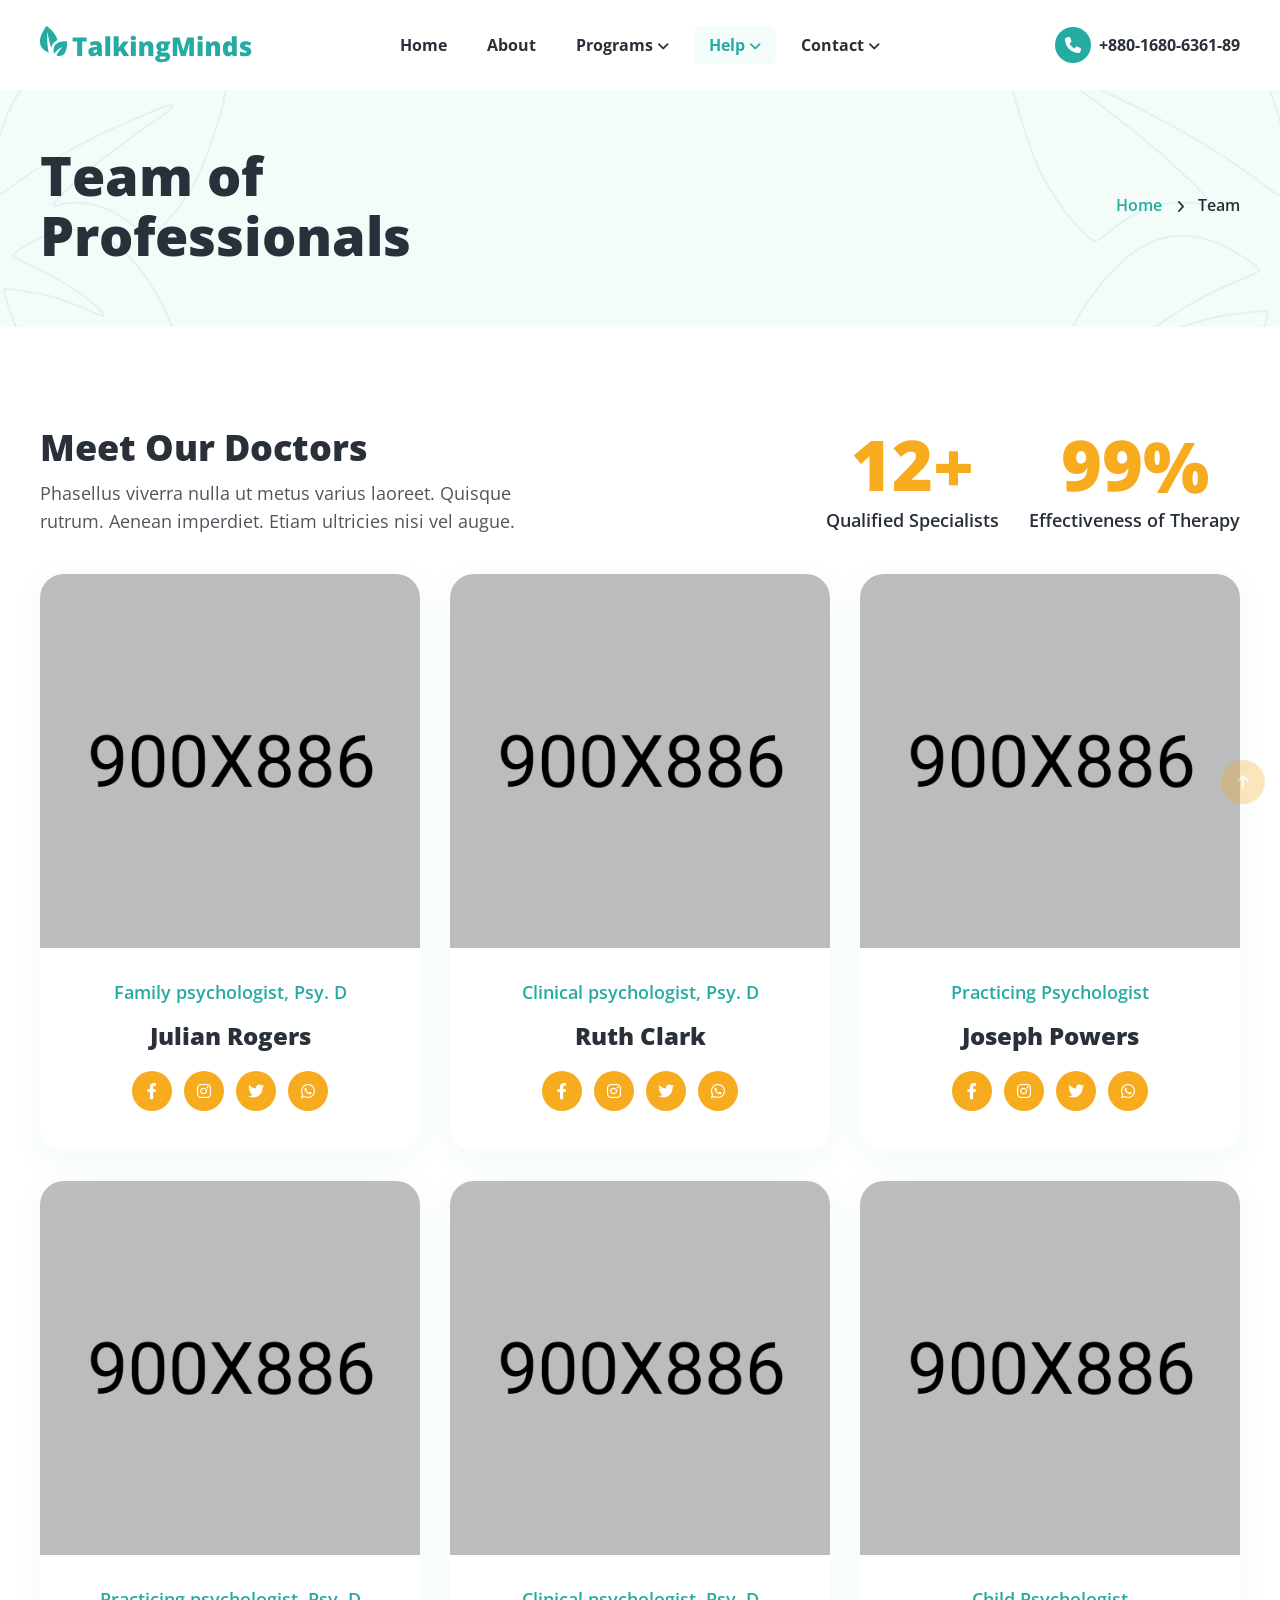
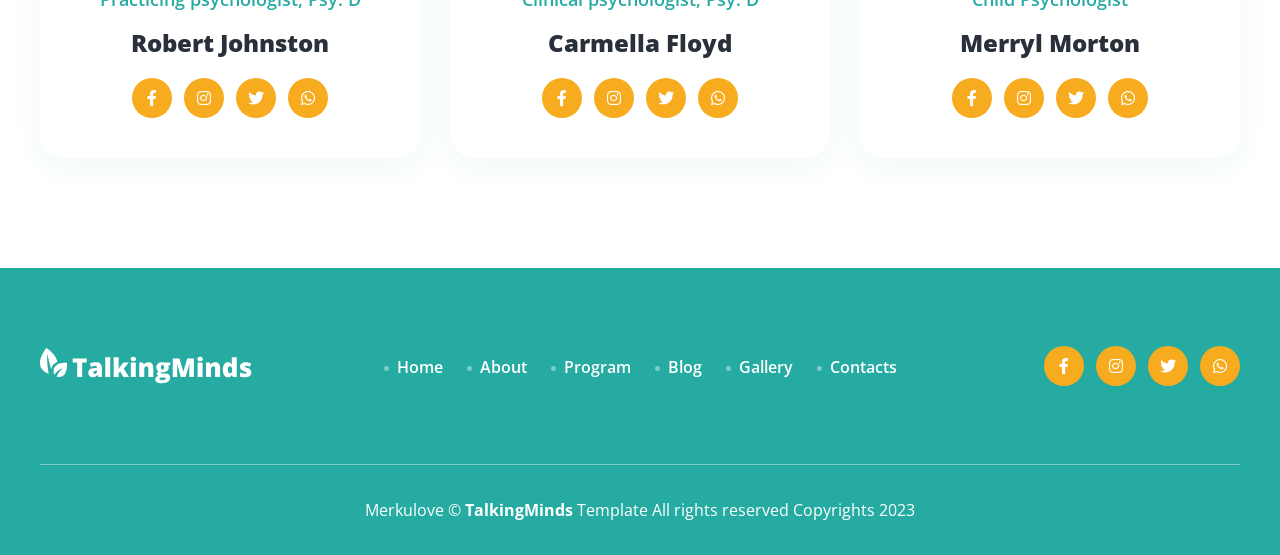
<file: team.html>
<!doctype html>
<html lang="en">

  <head>

    <meta charset="utf-8">
    <meta name="viewport" content="width=device-width, initial-scale=1, shrink-to-fit=no">
    <meta http-equiv="x-ua-compatible" content="ie=edge">

    <title>Team of Professionals - Talking Minds – Psychotherapist Site Template</title>
    <link rel="shortcut icon" href="assets/images/site_logo/favourite_icon.svg">

    <!-- Fraimwork - CSS Include -->
    <link rel="stylesheet" type="text/css" href="assets/css/bootstrap.min.css">

    <!-- Icon Font - CSS Include -->
    <link rel="stylesheet" type="text/css" href="assets/css/fontawesome.min.css">

    <!-- Animation - CSS Include -->
    <link rel="stylesheet" type="text/css" href="assets/css/animate.min.css">

    <!-- Cursor - CSS Include -->
    <link rel="stylesheet" type="text/css" href="assets/css/cursor.min.css">

    <!-- Carousel - CSS Include -->
    <link rel="stylesheet" type="text/css" href="assets/css/slick.min.css">
    <link rel="stylesheet" type="text/css" href="assets/css/slick-theme.min.css">

    <!-- Video & Image Popup - CSS Include -->
    <link rel="stylesheet" type="text/css" href="assets/css/magnific-popup.min.css">

    <!-- Counter - CSS Include -->
    <link rel="stylesheet" type="text/css" href="assets/css/odometer.min.css">

    <!-- Custom - CSS Include -->
    <link rel="stylesheet" type="text/css" href="assets/css/style.css">

  </head>


  <body>

    <!-- Body Wrap - Start -->
    <div class="page_wrapper">

      <!-- Back To Top - Start -->
      <div class="backtotop">
        <a href="#" class="scroll">
          <i class="fa-solid fa-arrow-up"></i>
        </a>
      </div>
      <!-- Back To Top - End -->

      <!-- Site Header - Start
      ================================================== -->
      <header class="site_header">
        <div class="container">
          <div class="row align-items-center">
            <div class="col-lg-3 col-5">
              <div class="site_logo">
                <a class="site_link" href="index.html">
                  <img src="assets/images/site_logo/site_logo_primary.svg" alt="Site Logo – Talking Minds – Psychotherapist Site Template">
                </a>
              </div>
            </div>
            <div class="col-lg-6 col-2">
              <nav class="main_menu navbar navbar-expand-lg">
                <div class="main_menu_inner collapse navbar-collapse justify-content-center" id="main_menu_dropdown">
                  <ul class="main_menu_list unordered_list">
                    <li>
                      <a class="nav-link" href="index.html">Home</a>
                    </li>
                    <li>
                      <a class="nav-link" href="about.html">About</a>
                    </li>
                    <li class="dropdown">
                      <a class="nav-link" href="#" id="programs_submenu" role="button" data-bs-toggle="dropdown" aria-expanded="false">
                        Programs
                      </a>
                      <ul class="dropdown-menu" aria-labelledby="programs_submenu">
                        <li><a href="service.html">Our Services</a></li>
                        <li><a href="service_details.html">Depression Therapy</a></li>
                        <li><a href="service_details_2.html">Relationships</a></li>
                      </ul>
                    </li>
                    <li class="dropdown active">
                      <a class="nav-link" href="#" id="help_submenu" role="button" data-bs-toggle="dropdown" aria-expanded="false">
                        Help
                      </a>
                      <ul class="dropdown-menu" aria-labelledby="help_submenu">
                        <li class="active"><a href="team.html">Our Team</a></li>
                        <li><a href="gallery.html">Our Gallery</a></li>
                        <li class="dropdown">
                          <a class="nav-link" href="#" id="blog_submenu" role="button" data-bs-toggle="dropdown" aria-expanded="false">
                            Blogs
                          </a>
                          <ul class="dropdown-menu" aria-labelledby="blog_submenu">
                            <li><a href="blog.html">Blog Grid</a></li>
                            <li><a href="blog_list.html">Blog Listing</a></li>
                            <li><a href="blog_details.html">Blog Details</a></li>
                          </ul>
                        </li>
                        <li><a href="faq.html">F.A.Q.</a></li>
                        <li><a href="error.html">404 Error</a></li>
                      </ul>
                    </li>
                    <li class="dropdown">
                      <a class="nav-link" href="#" id="contact_submenu" role="button" data-bs-toggle="dropdown" aria-expanded="false">
                        Contact
                      </a>
                      <ul class="dropdown-menu" aria-labelledby="contact_submenu">
                        <li><a class="nav-link" href="contact.html">Clinic Contacts</a></li>
                        <li><a class="nav-link" href="contact_2.html">Contact Information</a></li>
                        <li><a class="nav-link" href="contact_3.html">Contact Details</a></li>
                      </ul>
                    </li>
                  </ul>
                </div>
              </nav>
            </div>
            <div class="col-lg-3 col-5">
              <ul class="header_btns_group unordered_list justify-content-end">
                <li>
                  <button class="mobile_menu_btn" type="button" data-bs-toggle="collapse" data-bs-target="#main_menu_dropdown" aria-expanded="false" aria-label="Toggle navigation">
                    <i class="far fa-bars"></i>
                  </button>
                </li>
                <li>
                  <a class="btn_hotline" href="tel:+8801680636189">
                    <span class="btn_icon">
                      <i class="fa-solid fa-phone"></i>
                    </span>
                    <span class="btn_text">+880-1680-6361-89</span>
                  </a>
                </li>
              </ul>
            </div>
          </div>
        </div>
      </header>
      <!-- Site Header - End
      ================================================== -->

      <!-- Main Body - Start
      ================================================== -->
      <main class="page_content">

        <!-- Page Banner - Start
        ================================================== -->
        <section class="page_banner decoration_wrapper">
          <div class="container">
            <div class="row align-items-center">
              <div class="col-lg-6">
                <h1 class="page_title mb-0">Team of Professionals</h1>
              </div>
              <div class="col-lg-6">
                <ul class="breadcrumb_nav unordered_list justify-content-lg-end justify-content-center">
                  <li><a href="index.html">Home</a></li>
                  <li>Team</li>
                </ul>
              </div>
            </div>
          </div>
          <div class="decoration_item shape_leaf_1">
            <img src="assets/images/shapes/shape_leaf_left.svg" alt="Shape Leaf - Talking Minds - Psychotherapist Site Template">
          </div>
          <div class="decoration_item shape_leaf_2">
            <img src="assets/images/shapes/shape_leaf_right.svg" alt="Shape Leaf - Talking Minds - Psychotherapist Site Template">
          </div>
        </section>
        <!-- Page Banner - End
        ================================================== -->

        <!-- Team Section - Start
        ================================================== -->
        <section class="team_section section_space_lg">
          <div class="container">
            <div class="row justify-content-lg-between align-items-lg-end">
              <div class="col-lg-5">
                <div class="section_heading mb-lg-4 mb-2">
                  <h2 class="section_heading_text">Meet Our Doctors</h2>
                  <p class="section_heading_description mb-0 ">
                    Phasellus viverra nulla ut metus varius laoreet. Quisque rutrum. Aenean imperdiet. Etiam ultricies nisi vel augue. 
                  </p>
                </div>
              </div>
              <div class="col-lg-6">
                <ul class="team_funfact unordered_list justify-content-lg-end text-center mb-lg-2 mb-3">
                  <li>
                    <div class="counter_item">
                      <div class="counter_value">
                        <span class="odometer" data-count="12">0</span>
                        <span>+</span>
                      </div>
                      <h3 class="counter_title mb-0">Qualified Specialists</h3>
                    </div>
                  </li>
                  <li>
                    <div class="counter_item">
                      <div class="counter_value">
                        <span class="odometer" data-count="99">0</span>
                        <span>%</span>
                      </div>
                      <h3 class="counter_title mb-0">Effectiveness of Therapy</h3>
                    </div>
                  </li>
                </ul>
              </div>
            </div>

            <div class="row">
              <div class="col-lg-4 col-md-6 col-sm-6">
                <div class="team_item">
                  <div class="team_memder_image">
                    <img src="assets/images/team/professional_img_1-min.jpg" alt="Talking Minds - Psychotherapist Site Template">
                  </div>
                  <div class="team_memder_info text-center">
                    <h3 class="team_memder_designation">Family psychologist, Psy. D</h3>
                    <h4 class="team_memder_name">Julian Rogers</h4>
                    <ul class="social_links unordered_list justify-content-center">
                      <li><a href="#!"><i class="fa-brands fa-facebook-f"></i></a></li>
                      <li><a href="#!"><i class="fa-brands fa-instagram"></i></a></li>
                      <li><a href="#!"><i class="fa-brands fa-twitter"></i></a></li>
                      <li><a href="#!"><i class="fa-brands fa-whatsapp"></i></a></li>
                    </ul>
                  </div>
                </div>
              </div>
              <div class="col-lg-4 col-md-6 col-sm-6">
                <div class="team_item">
                  <div class="team_memder_image">
                    <img src="assets/images/team/professional_img_2-min.jpg" alt="Talking Minds - Psychotherapist Site Template">
                  </div>
                  <div class="team_memder_info text-center">
                    <h3 class="team_memder_designation">Clinical psychologist, Psy. D</h3>
                    <h4 class="team_memder_name">Ruth Clark</h4>
                    <ul class="social_links unordered_list justify-content-center">
                      <li><a href="#!"><i class="fa-brands fa-facebook-f"></i></a></li>
                      <li><a href="#!"><i class="fa-brands fa-instagram"></i></a></li>
                      <li><a href="#!"><i class="fa-brands fa-twitter"></i></a></li>
                      <li><a href="#!"><i class="fa-brands fa-whatsapp"></i></a></li>
                    </ul>
                  </div>
                </div>
              </div>
              <div class="col-lg-4 col-md-6 col-sm-6">
                <div class="team_item">
                  <div class="team_memder_image">
                    <img src="assets/images/team/professional_img_3-min.jpg" alt="Talking Minds - Psychotherapist Site Template">
                  </div>
                  <div class="team_memder_info text-center">
                    <h3 class="team_memder_designation">Practicing Psychologist</h3>
                    <h4 class="team_memder_name">Joseph Powers</h4>
                    <ul class="social_links unordered_list justify-content-center">
                      <li><a href="#!"><i class="fa-brands fa-facebook-f"></i></a></li>
                      <li><a href="#!"><i class="fa-brands fa-instagram"></i></a></li>
                      <li><a href="#!"><i class="fa-brands fa-twitter"></i></a></li>
                      <li><a href="#!"><i class="fa-brands fa-whatsapp"></i></a></li>
                    </ul>
                  </div>
                </div>
              </div>
              <div class="col-lg-4 col-md-6 col-sm-6">
                <div class="team_item">
                  <div class="team_memder_image">
                    <img src="assets/images/team/professional_img_4-min.jpg" alt="Talking Minds - Psychotherapist Site Template">
                  </div>
                  <div class="team_memder_info text-center">
                    <h3 class="team_memder_designation">Practicing psychologist, Psy. D</h3>
                    <h4 class="team_memder_name">Robert Johnston</h4>
                    <ul class="social_links unordered_list justify-content-center">
                      <li><a href="#!"><i class="fa-brands fa-facebook-f"></i></a></li>
                      <li><a href="#!"><i class="fa-brands fa-instagram"></i></a></li>
                      <li><a href="#!"><i class="fa-brands fa-twitter"></i></a></li>
                      <li><a href="#!"><i class="fa-brands fa-whatsapp"></i></a></li>
                    </ul>
                  </div>
                </div>
              </div>
              <div class="col-lg-4 col-md-6 col-sm-6">
                <div class="team_item">
                  <div class="team_memder_image">
                    <img src="assets/images/team/professional_img_5-min.jpg" alt="Talking Minds - Psychotherapist Site Template">
                  </div>
                  <div class="team_memder_info text-center">
                    <h3 class="team_memder_designation">Clinical psychologist, Psy. D</h3>
                    <h4 class="team_memder_name">Carmella Floyd</h4>
                    <ul class="social_links unordered_list justify-content-center">
                      <li><a href="#!"><i class="fa-brands fa-facebook-f"></i></a></li>
                      <li><a href="#!"><i class="fa-brands fa-instagram"></i></a></li>
                      <li><a href="#!"><i class="fa-brands fa-twitter"></i></a></li>
                      <li><a href="#!"><i class="fa-brands fa-whatsapp"></i></a></li>
                    </ul>
                  </div>
                </div>
              </div>
              <div class="col-lg-4 col-md-6 col-sm-6">
                <div class="team_item">
                  <div class="team_memder_image">
                    <img src="assets/images/team/professional_img_6-min.jpg" alt="Talking Minds - Psychotherapist Site Template">
                  </div>
                  <div class="team_memder_info text-center">
                    <h3 class="team_memder_designation">Child Psychologist</h3>
                    <h4 class="team_memder_name">Merryl Morton</h4>
                    <ul class="social_links unordered_list justify-content-center">
                      <li><a href="#!"><i class="fa-brands fa-facebook-f"></i></a></li>
                      <li><a href="#!"><i class="fa-brands fa-instagram"></i></a></li>
                      <li><a href="#!"><i class="fa-brands fa-twitter"></i></a></li>
                      <li><a href="#!"><i class="fa-brands fa-whatsapp"></i></a></li>
                    </ul>
                  </div>
                </div>
              </div>
            </div>
          </div>
        </section>
        <!-- Team Section - End
        ================================================== -->

      </main>
      <!-- Main Body - End
      ================================================== -->

      <!-- Site Footer - Start
      ================================================== -->
      <footer class="site_footer bg_primary">
        <div class="container">
          <div class="site_footer_content">
            <div class="row align-items-center">
              <div class="col-lg-3">
                <div class="site_logo">
                  <a class="site_link" href="index.html">
                    <img src="assets/images/site_logo/site_logo_white.svg" alt="Site Logo – Talking Minds – Psychotherapist Site Template">
                  </a>
                </div>
              </div>
              <div class="col-lg-6">
                <ul class="info_list unordered_list justify-content-center">
                  <li>
                    <a href="index.html">
                      <span class="info_icon">
                        <i class="fa-solid fa-circle"></i>
                      </span>
                      <span class="info_text">Home</span>
                    </a>
                  </li>
                  <li>
                    <a href="about.html">
                      <span class="info_icon">
                        <i class="fa-solid fa-circle"></i>
                      </span>
                      <span class="info_text">About</span>
                    </a>
                  </li>
                  <li>
                    <a href="service.html">
                      <span class="info_icon">
                        <i class="fa-solid fa-circle"></i>
                      </span>
                      <span class="info_text">Program</span>
                    </a>
                  </li>
                  <li>
                    <a href="blog.html">
                      <span class="info_icon">
                        <i class="fa-solid fa-circle"></i>
                      </span>
                      <span class="info_text">Blog</span>
                    </a>
                  </li>
                  <li>
                    <a href="gallery.html">
                      <span class="info_icon">
                        <i class="fa-solid fa-circle"></i>
                      </span>
                      <span class="info_text">Gallery</span>
                    </a>
                  </li>
                  <li>
                    <a href="contact.html">
                      <span class="info_icon">
                        <i class="fa-solid fa-circle"></i>
                      </span>
                      <span class="info_text">Contacts</span>
                    </a>
                  </li>
                </ul>
              </div>
              <div class="col-lg-3">
                <ul class="social_links unordered_list justify-content-center justify-content-lg-end">
                  <li><a href="#!"><i class="fa-brands fa-facebook-f"></i></a></li>
                  <li><a href="#!"><i class="fa-brands fa-instagram"></i></a></li>
                  <li><a href="#!"><i class="fa-brands fa-twitter"></i></a></li>
                  <li><a href="#!"><i class="fa-brands fa-whatsapp"></i></a></li>
                </ul>
              </div>
            </div>
          </div>
          <div class="copyright_widget text-center">
            <p class="copyright_text m-0">Merkulove © <b>TalkingMinds</b> Template All rights reserved Copyrights 2023</p>
          </div>
        </div>
      </footer>
      <!-- Site Footer - End
      ================================================== -->

    </div>
    <!-- Body Wrap - End -->

    <!-- Fraimwork - Jquery Include -->
    <script src="assets/js/jquery.min.js"></script>
    <script src="assets/js/popper.min.js"></script>
    <script src="assets/js/bootstrap.min.js"></script>
    <script src="assets/js/bootstrap-dropdown-ml-hack.min.js"></script>

    <!-- animation - jquery include -->
    <script src="assets/js/cursor.min.js"></script>

    <!-- Carousel - Jquery Include -->
    <script src="assets/js/slick.min.js"></script>

    <!-- Video & Image Popup - Jquery Include -->
    <script src="assets/js/magnific-popup.min.js"></script>
    
    <!-- Counter - Jquery Include -->
    <script src="assets/js/appear.min.js"></script>
    <script src="assets/js/odometer.min.js"></script>

    <!-- Custom - Jquery Include -->
    <script src="assets/js/main.js"></script>

  </body>
</html>
</file>
<file: assets/css/style.css>
@charset "UTF-8";
/* Table Of Content - start
================================================== */
/*
* Project Name   :  Talking Minds – Psychotherapist Site Template
* File           :  CSS Base
* Version        :  1.0.0
* Last change    :  19 August 2023, Saturday
* Author         :  Merkulove (https://1.envato.market/tf-merkulove)

==================================================

1 - Template Global Settings
* - 1.1 - Template Fonts
* - 1.2 - Template Reset

2 - Template Elements
* - 2.01 - Template Colors
* - 2.02 - Template CSS Animations
* - 2.03 - Backtotop Button
* - 2.04 - Template Gapping or Spacing
* - 2.05 - Order & Unorder List
* - 2.06 - Buttons
* - 2.07 - Typography
* - 2.08 - Authorbox
* - 2.09 - Carousel or Slider
* - 2.10 - Image
* - 2.11 - Form
* - 2.12 - Video
* - 2.13 - Social Icons
* - 2.14 - Counter
* - 2.15 - Rating Star
* - 2.16 - Accordion
* - 2.17 - Pagination Nav

3 - Template Parts
* - 3.01 - Site Header
* - 3.02 - Site Footer
* - 3.03 - Page Header, Page Banner, Breadcrumb
* - 3.04 - Sidebar

4 - Template Components
* - 4.01 - Page Hero Section
* - 4.02 - Service
* - 4.03 - Team
* - 4.04 - Pricing
* - 4.05 - Certificate
* - 4.06 - Work Process
* - 4.07 - Policy
* - 4.08 - Gallery
* - 4.09 - Comment
* - 4.10 - Blog
* - 4.11 - Testimonial
* - 4.12 - Consultation

5 - Template Pages
* - 5.01 - About Page
* - 5.02 - All Details Pages
* - 5.03 - Contact Page
* - 5.04 - Error Page

*/
/* Table Of Content - end
================================================== */
@import url("https://fonts.googleapis.com/css2?family=Open+Sans:ital,wght@0,300;0,400;0,500;0,600;0,700;0,800;1,300;1,400;1,500;1,600;1,700;1,800&display=swap");
:root {
  --bs-body-font-family: "Open Sans", sans-serif;
  --bs-font-body: "Open Sans", sans-serif;
  --bs-font-heading: "Open Sans", sans-serif;
  --bs-body-font-weight: 400;
  --bs-body-font-size: 18px;
  --bs-body-line-height: 28px;
  --bs-body-font-size-md: 20px;
  --bs-body-line-height-md: 30px;
  --bs-body-color: #51565D;
  --bs-body-color-rgb: 81,86,93;
  --bs-transition: all 0.4s cubic-bezier(0.25, 1, 0.5, 1);
  --bs-primary: #26ABA3;
  --bs-secondary: #F7AB1E;
  --bs-dark: #293039;
  --bs-primary-rgb: 38,171,163;
  --bs-secondary-rgb: 247,171,30;
  --bs-dark-rgb: 41,48,57;
  --bs-primary-bg-subtle: #F4FCFA;
  --bs-secondary-bg-subtle: #FEF3DE;
  --bs-link-color: var(--bs-primary);
  --bs-link-color-rgb: var(--bs-primary-rgb);
  --bs-link-hover-color: #00CFC3;
  --bs-link-hover-color-rgb: 0,207,195;
  --bs-highlight-bg: var(--bs-primary);
  --bs-border-width: 1px;
  --bs-border-style: solid;
  --bs-border-color: #C9CED3;
  --bs-border-radius: 24px;
  --bs-border-radius-sm: 6px;
  --bs-border-radius-lg: 30px;
  --bs-border-radius-xl: 80px 0 80px 0;
  --bs-border-radius-xxl: 150px 0 150px 0;
  --bs-border-radius-pill: 100%;
  --bs-box-shadow: 0px 1px 2px 1px rgba(43, 171, 160, 0.14);
  --bs-box-shadow-lg: 0px 20px 40px 0px rgba(43, 171, 160, 0.08);
  --bs-focus-ring-width: 20px;
  --bs-focus-ring-opacity: 0.25;
  --bs-focus-ring-color: rgba(38, 171, 163, 0.25);
}

/* 1.1 - Template Fonts - Start
================================================== */
/* 1.1 - Template Fonts - End
================================================== */
/* 1.2 - Template Reset - Start
================================================== */
body {
  margin: 0;
  padding: 0;
  font-size: var(--bs-body-font-size);
  font-weight: var(--bs-body-font-weight);
  line-height: var(--bs-body-line-height);
  font-style: normal;
  color: var(--bs-body-color);
  font-family: var(--bs-font-body);
  background-color: var(--bs-body-bg);
  text-rendering: optimizelegibility;
  -moz-osx-font-smoothing: grayscale;
  -webkit-font-smoothing: antialiased;
}

.page_wrapper {
  overflow: hidden;
  position: relative;
}

iframe {
  border: none;
}

a:focus,
a:active,
input,
input:hover,
input:focus,
input:active,
textarea,
textarea:hover,
textarea:focus,
textarea:active {
  outline: none;
}

img:not([draggable]),
embed,
object,
video {
  height: auto;
  max-width: 100%;
}

img {
  border: none;
  height: auto;
  max-width: 100%;
  -webkit-user-select: none;
     -moz-user-select: none;
      -ms-user-select: none;
          user-select: none;
  vertical-align: middle;
}

a {
  outline: 0;
  display: inline-block;
  text-decoration: none;
  font-family: var(--bs-font-heading);
  -webkit-transition: var(--bs-transition);
  transition: var(--bs-transition);
}
a:active, a:focus, a:hover, a:visited {
  outline: 0;
  text-decoration: none;
}

button {
  padding: 0px;
  border: none;
  outline: none;
  background: none;
  display: inline-block;
  font-family: var(--bs-font-heading);
  -webkit-transition: var(--bs-transition);
  transition: var(--bs-transition);
}
button:focus {
  outline: none;
}

h1, h2, h3, h4, h5, h6 {
  font-weight: 800;
  color: var(--bs-dark);
  font-family: var(--bs-font-heading);
}

hr {
  opacity: 1;
  height: 1px;
  border: none;
  margin: 25px 0;
  background-color: var(--bs-border-color);
}

mark {
  padding: 0;
  color: var(--bs-primary);
  background-color: transparent;
}

.container {
  max-width: 1440px;
  padding-left: 15px;
  padding-right: 15px;
}

.row {
  margin: -15px;
}

[class*=col-] {
  padding: 15px;
}

.dropdown-menu {
  padding: 8px 0;
  margin-top: 20px;
  border-radius: 8px;
  background-color: var(--bs-white);
  border: 1px solid rgba(38, 171, 163, 0.3);
  -webkit-box-shadow: 0 5px 20px 0 rgba(43, 171, 160, 0.12);
          box-shadow: 0 5px 20px 0 rgba(43, 171, 160, 0.12);
  -webkit-animation: 0.2s ease-in-out 0s normal none 1 running fadeIn;
          animation: 0.2s ease-in-out 0s normal none 1 running fadeIn;
}
.dropdown-menu:before {
  left: 0;
  right: 0;
  top: -20px;
  content: "";
  height: 20px;
  display: block;
  position: absolute;
}
.dropdown-menu > li {
  padding: 0 5px;
}
.dropdown-menu > li:not(:last-child) {
  margin-bottom: 1px;
}
.dropdown-menu > li > a {
  display: block;
  font-size: 15px;
  font-weight: 600;
  line-height: 20px;
  padding: 9px 18px;
  position: relative;
  border-radius: 6px;
  white-space: nowrap;
  color: var(--bs-body-color);
}
.dropdown-menu > li:hover > a {
  color: var(--bs-primary);
  background-color: var(--bs-primary-bg-subtle);
}

.dropdown-toggle::after {
  margin: 0;
  border: none;
  line-height: 1;
  content: "\f107";
  font-weight: 400;
  color: var(--bs-body-color);
  font-family: "Font Awesome 6 Pro";
}

.dropdown:hover > .dropdown-menu {
  display: block;
}

/* 1.2 - Template Reset - End
================================================== */
/* 2.01 - Template Colors - Start
================================================== */
.bg_primary {
  background-color: var(--bs-primary);
}

.bg_secondary {
  background-color: var(--bs-secondary);
}

.bg_primary_light {
  background-color: var(--bs-primary-bg-subtle);
}
.bg_primary_light[class*=shape] {
  background-color: #C1E3DE;
}

.bg_secondary_light {
  background-color: var(--bs-secondary-bg-subtle);
}

/* 2.01 - Template Colors - End
================================================== */
/* 2.02 - Template CSS Animations - Start
================================================== */
.decoration_wrapper {
  z-index: 1;
  position: relative;
}
.decoration_wrapper .decoration_item {
  z-index: -1;
  position: absolute;
}

@-webkit-keyframes phoneRinging {
  from {
    -webkit-transform: rotate3d(0, 0, 1, 0deg);
            transform: rotate3d(0, 0, 1, 0deg);
  }
  20%, 32%, 44%, 56%, 68% {
    -webkit-transform: rotate3d(0, 0, 1, 0deg);
            transform: rotate3d(0, 0, 1, 0deg);
  }
  23%, 35%, 47%, 59%, 71% {
    -webkit-transform: rotate3d(0, 0, 1, 15deg);
            transform: rotate3d(0, 0, 1, 15deg);
  }
  26%, 38%, 50%, 62%, 74% {
    -webkit-transform: rotate3d(0, 0, 1, 0deg);
            transform: rotate3d(0, 0, 1, 0deg);
  }
  29%, 41%, 53%, 65%, 77% {
    -webkit-transform: rotate3d(0, 0, 1, -15deg);
            transform: rotate3d(0, 0, 1, -15deg);
  }
  80% {
    -webkit-transform: rotate3d(0, 0, 1, 0deg);
            transform: rotate3d(0, 0, 1, 0deg);
  }
}

@keyframes phoneRinging {
  from {
    -webkit-transform: rotate3d(0, 0, 1, 0deg);
            transform: rotate3d(0, 0, 1, 0deg);
  }
  20%, 32%, 44%, 56%, 68% {
    -webkit-transform: rotate3d(0, 0, 1, 0deg);
            transform: rotate3d(0, 0, 1, 0deg);
  }
  23%, 35%, 47%, 59%, 71% {
    -webkit-transform: rotate3d(0, 0, 1, 15deg);
            transform: rotate3d(0, 0, 1, 15deg);
  }
  26%, 38%, 50%, 62%, 74% {
    -webkit-transform: rotate3d(0, 0, 1, 0deg);
            transform: rotate3d(0, 0, 1, 0deg);
  }
  29%, 41%, 53%, 65%, 77% {
    -webkit-transform: rotate3d(0, 0, 1, -15deg);
            transform: rotate3d(0, 0, 1, -15deg);
  }
  80% {
    -webkit-transform: rotate3d(0, 0, 1, 0deg);
            transform: rotate3d(0, 0, 1, 0deg);
  }
}
@-webkit-keyframes spin {
  0% {
    -webkit-transform: rotate(0deg);
            transform: rotate(0deg);
  }
  100% {
    -webkit-transform: rotate(360deg);
            transform: rotate(360deg);
  }
}
@keyframes spin {
  0% {
    -webkit-transform: rotate(0deg);
            transform: rotate(0deg);
  }
  100% {
    -webkit-transform: rotate(360deg);
            transform: rotate(360deg);
  }
}
.spin_animation {
  -webkit-animation: spin 5000ms infinite linear;
          animation: spin 5000ms infinite linear;
}

/* 2.02 - Template CSS Animations - End
================================================== */
/* 2.03 - Backtotop Button - Start
================================================== */
.backtotop {
  right: 15px;
  z-index: 999;
  bottom: 96px;
  display: none;
  position: fixed;
}
.backtotop .scroll {
  z-index: 1;
  width: 44px;
  height: 44px;
  display: -webkit-box;
  display: -ms-flexbox;
  display: flex;
  font-size: 16px;
  position: relative;
  -webkit-box-align: center;
      -ms-flex-align: center;
          align-items: center;
  color: var(--bs-white);
  -webkit-box-pack: center;
      -ms-flex-pack: center;
          justify-content: center;
  background-color: var(--bs-secondary);
  border-radius: var(--bs-border-radius-pill);
}
.backtotop .scroll i {
  -webkit-animation: bttIconMover 1s infinite alternate;
          animation: bttIconMover 1s infinite alternate;
}

/* 2.03 - Backtotop Button - End
================================================== */
/* 2.04 - Template Gapping or Spacing - Start
================================================== */
.section_space_lg {
  padding-top: 150px;
  padding-bottom: 160px;
}

.section_space_md {
  padding-top: 120px;
  padding-bottom: 120px;
}

.section_space_sm {
  padding-top: 80px;
  padding-bottom: 80px;
}

/* 2.04 - Template Gapping or Spacing - End
================================================== */
/* 2.05 - Order & Unorder List - Start
================================================== */
[class*=unordered_list] {
  margin: 0;
  padding: 0;
  display: -webkit-box;
  display: -ms-flexbox;
  display: flex;
  -ms-flex-wrap: wrap;
      flex-wrap: wrap;
  -webkit-box-align: center;
      -ms-flex-align: center;
          align-items: center;
}
[class*=unordered_list] > li {
  float: left;
  list-style: none;
  display: inline-block;
}

.unordered_list_block {
  display: -webkit-box;
  display: -ms-flexbox;
  display: flex;
  -webkit-box-orient: vertical;
  -webkit-box-direction: normal;
      -ms-flex-direction: column;
          flex-direction: column;
}
.unordered_list_block > li {
  width: 100%;
  display: block;
}

.info_list > li {
  font-weight: 600;
  line-height: 21px;
  font-size: var(--bs-body-font-size);
}
.info_list.unordered_list_block > li:not(:last-child) {
  margin-bottom: 16px;
}
.info_list .info_icon {
  float: left;
  width: 21px;
  margin: 0 8px 0 0;
}
.info_list .info_icon i {
  color: var(--bs-secondary);
}
.info_list .info_text {
  display: table;
}
.info_list a {
  -webkit-box-align: center;
      -ms-flex-align: center;
          align-items: center;
  display: -webkit-inline-box;
  display: -ms-inline-flexbox;
  display: inline-flex;
  color: var(--bs-body-color);
}
.info_list a:hover {
  color: var(--bs-primary);
}

.post_category {
  margin: -3px;
}
.post_category > li {
  margin: 3px;
}
.post_category a {
  display: block;
  font-size: 14px;
  font-weight: 600;
  line-height: 18px;
  padding: 11px 20px;
  border-radius: 40px;
  color: var(--bs-white);
  background-color: var(--bs-secondary);
}
.post_category a:hover {
  background-color: var(--bs-primary);
}

.post_category_list > li:not(:last-child) {
  margin-bottom: 16px;
}
.post_category_list a {
  display: -webkit-box;
  display: -ms-flexbox;
  display: flex;
  -webkit-box-align: center;
      -ms-flex-align: center;
          align-items: center;
  color: var(--bs-body-color);
  -webkit-box-pack: justify;
      -ms-flex-pack: justify;
          justify-content: space-between;
}
.post_category_list a:hover {
  color: var(--bs-secondary);
}

.post_tags {
  margin: -5px;
}
.post_tags > li {
  margin: 5px;
}
.post_tags a {
  display: block;
  font-size: 14px;
  font-weight: 600;
  line-height: 18px;
  padding: 11px 20px;
  border-radius: 40px;
  color: var(--bs-body-color);
  border: 1px solid var(--bs-border-color);
}
.post_tags a:hover {
  color: var(--bs-white);
  border-color: var(--bs-primary);
  background-color: var(--bs-primary);
}

.post_meta > li {
  font-size: 16px;
  line-height: 26px;
  position: relative;
}
.post_meta > li:not(:last-child) {
  margin-right: 15px;
  padding-right: 14px;
}
.post_meta > li:not(:last-child):before {
  top: 50%;
  right: 0;
  width: 1px;
  content: "";
  height: 22px;
  position: absolute;
  -webkit-transform: translateY(-50%);
          transform: translateY(-50%);
  background-color: var(--bs-border-color);
}
.post_meta > li i {
  color: var(--bs-primary);
}
.post_meta > li > a {
  display: block;
  color: var(--bs-body-color);
}
.post_meta > li > a:hover {
  color: var(--bs-primary);
}

.contact_info_list {
  margin: -15px;
}
.contact_info_list > li {
  padding: 15px;
  display: -webkit-box;
  display: -ms-flexbox;
  display: flex;
  -webkit-box-align: center;
      -ms-flex-align: center;
          align-items: center;
  word-break: break-all;
}
.contact_info_list > li:hover .item_icon:before {
  top: -4px;
  left: -4px;
  right: -4px;
  bottom: -4px;
}
.contact_info_list .item_icon {
  z-index: 1;
  width: 50px;
  height: 50px;
  -webkit-box-flex: 0;
      -ms-flex: 0 0 50px;
          flex: 0 0 50px;
  font-size: 20px;
  position: relative;
  margin-right: 15px;
  border-radius: 100%;
  -webkit-box-align: center;
      -ms-flex-align: center;
          align-items: center;
  display: -webkit-inline-box;
  display: -ms-inline-flexbox;
  display: inline-flex;
  color: var(--bs-white);
  -webkit-box-pack: center;
      -ms-flex-pack: center;
          justify-content: center;
  background-color: var(--bs-secondary);
}
.contact_info_list .item_icon:before {
  top: 1px;
  left: 1px;
  right: 1px;
  bottom: 1px;
  z-index: -1;
  content: "";
  position: absolute;
  border-radius: 100%;
  -webkit-animation: spin 5000ms infinite linear;
          animation: spin 5000ms infinite linear;
  border: 1px dashed var(--bs-secondary);
}
.contact_info_list .item_title {
  line-height: 1;
  font-size: 14px;
  font-weight: 600;
  margin-bottom: 8px;
  color: var(--bs-bodt-color);
}
.contact_info_list .item_info {
  line-height: 1;
  font-size: 17px;
  font-weight: 700;
  color: var(--bs-dark);
}

.office_hour_list {
  padding: 53px 60px;
  border-radius: var(--bs-border-radius-xl);
}
.office_hour_list .area_title {
  font-size: 24px;
  line-height: 30px;
  margin-bottom: 28px;
}
.office_hour_list ul > li {
  display: -webkit-box;
  display: -ms-flexbox;
  display: flex;
  -webkit-box-align: center;
      -ms-flex-align: center;
          align-items: center;
  -webkit-box-pack: justify;
      -ms-flex-pack: justify;
          justify-content: space-between;
}
.office_hour_list ul > li:not(:last-child) {
  margin-bottom: 12px;
  padding-bottom: 13px;
  border-bottom: 1px solid #C1E3DE;
}
.office_hour_list ul > li span:last-child {
  font-weight: 700;
}

/* 2.05 - Order & Unorder List - End
================================================== */
/* 2.06 - Buttons - Start
================================================== */
.btn_wrap {
  padding: 50px 0;
}

.btns_group {
  margin: -12px;
}
.btns_group > li {
  padding: 12px;
}

.btn {
  padding: 0 40px;
  overflow: hidden;
  font-weight: 700;
  position: relative;
  -webkit-box-align: center;
      -ms-flex-align: center;
          align-items: center;
  display: -webkit-inline-box;
  display: -ms-inline-flexbox;
  display: inline-flex;
  font-size: var(--bs-body-font-size);
  line-height: var(--bs-body-line-height);
  border-radius: var(--bs-border-radius-lg);
  -webkit-transition: -webkit-transform 0.6s cubic-bezier(0.15, 0.85, 0.31, 1);
  transition: -webkit-transform 0.6s cubic-bezier(0.15, 0.85, 0.31, 1);
  transition: transform 0.6s cubic-bezier(0.15, 0.85, 0.31, 1);
  transition: transform 0.6s cubic-bezier(0.15, 0.85, 0.31, 1), -webkit-transform 0.6s cubic-bezier(0.15, 0.85, 0.31, 1);
}
.btn .btn_text {
  position: relative;
  display: inline-block;
  padding: 12px 0 14px;
  -webkit-transition: -webkit-transform 0.5s cubic-bezier(0.15, 0.85, 0.31, 1);
  transition: -webkit-transform 0.5s cubic-bezier(0.15, 0.85, 0.31, 1);
  transition: transform 0.5s cubic-bezier(0.15, 0.85, 0.31, 1);
  transition: transform 0.5s cubic-bezier(0.15, 0.85, 0.31, 1), -webkit-transform 0.5s cubic-bezier(0.15, 0.85, 0.31, 1);
}
.btn .btn_text:before {
  top: 100%;
  left: 50%;
  width: 100%;
  display: block;
  position: absolute;
  content: attr(data-text);
  -webkit-transform: translateX(-50%);
          transform: translateX(-50%);
}
.btn .btn_icon {
  margin-left: 8px;
}
.btn:hover {
  -webkit-transform: translateY(-4px);
          transform: translateY(-4px);
}
.btn:hover .btn_text {
  -webkit-transform: translateY(-76%);
          transform: translateY(-76%);
}

.btn-primary {
  --bs-btn-bg: var(--bs-primary);
  --bs-btn-border-color: var(--bs-primary);
  --bs-btn-hover-bg: var(--bs-primary);
  --bs-btn-hover-border-color: var(--bs-primary);
  --bs-btn-active-bg: var(--bs-primary);
  --bs-btn-active-border-color: var(--bs-primary);
}

.btn-outline-primary {
  --bs-btn-color: var(--bs-primary);
  --bs-btn-border-color: var(--bs-primary);
  --bs-btn-hover-bg: var(--bs-primary);
  --bs-btn-hover-border-color: var(--bs-primary);
  --bs-btn-active-bg: var(--bs-primary);
  --bs-btn-active-border-color: var(--bs-primary);
}

a[class*=-primary],
button[class*=-primary] {
  -webkit-box-shadow: 0px 10px 40px 0px rgba(43, 171, 160, 0.08);
          box-shadow: 0px 10px 40px 0px rgba(43, 171, 160, 0.08);
}
a[class*=-primary]:hover,
button[class*=-primary]:hover {
  -webkit-box-shadow: 0px 10px 40px 0px rgba(43, 171, 160, 0.2);
          box-shadow: 0px 10px 40px 0px rgba(43, 171, 160, 0.2);
}

.btn-secondary {
  --bs-btn-bg: var(--bs-secondary);
  --bs-btn-border-color: var(--bs-secondary);
  --bs-btn-hover-bg: var(--bs-secondary);
  --bs-btn-hover-border-color: var(--bs-secondary);
  --bs-btn-active-bg: var(--bs-secondary);
  --bs-btn-active-border-color: var(--bs-secondary);
}

.btn-outline-secondary {
  --bs-btn-color: var(--bs-secondary);
  --bs-btn-border-color: var(--bs-secondary);
  --bs-btn-hover-bg: var(--bs-secondary);
  --bs-btn-hover-border-color: var(--bs-secondary);
  --bs-btn-active-bg: var(--bs-secondary);
  --bs-btn-active-border-color: var(--bs-secondary);
}

a[class*=-secondary],
button[class*=-secondary] {
  -webkit-box-shadow: 0px 10px 40px 0px rgba(247, 171, 30, 0.06);
          box-shadow: 0px 10px 40px 0px rgba(247, 171, 30, 0.06);
}
a[class*=-secondary]:hover,
button[class*=-secondary]:hover {
  -webkit-box-shadow: 0px 10px 40px 0px rgba(247, 171, 30, 0.2);
          box-shadow: 0px 10px 40px 0px rgba(247, 171, 30, 0.2);
}

.btn-dark {
  --bs-btn-hover-bg: var(--bs-dark);
  --bs-btn-hover-border-color: var(--bs-dark);
  --bs-btn-active-bg: var(--bs-dark);
  --bs-btn-active-border-color: var(--bs-dark);
}

a[class*=-dark],
button[class*=-dark] {
  -webkit-box-shadow: 0px 10px 40px 0px rgba(41, 48, 57, 0.06);
          box-shadow: 0px 10px 40px 0px rgba(41, 48, 57, 0.06);
}
a[class*=-dark]:hover,
button[class*=-dark]:hover {
  -webkit-box-shadow: 0px 10px 40px 0px rgba(41, 48, 57, 0.2);
          box-shadow: 0px 10px 40px 0px rgba(41, 48, 57, 0.2);
}

.btn-link {
  padding: 0;
  line-height: 1;
  font-weight: 700;
  position: relative;
  -webkit-box-align: center;
      -ms-flex-align: center;
          align-items: center;
  display: -webkit-inline-box;
  display: -ms-inline-flexbox;
  display: inline-flex;
  text-decoration: none;
  font-size: var(--bs-body-font-size);
}
.btn-link .btn_text {
  position: relative;
}
.btn-link .btn_text:before {
  left: 0;
  bottom: -1px;
  width: 0%;
  content: "";
  height: 1px;
  position: absolute;
  background-color: var(--bs-primary);
  -webkit-transition: width 0.6s cubic-bezier(0.1, 0.75, 0.25, 1);
  transition: width 0.6s cubic-bezier(0.1, 0.75, 0.25, 1);
}
.btn-link .btn_icon {
  width: 25px;
  height: 25px;
  font-size: 15px;
  margin-left: 8px;
  -webkit-box-align: center;
      -ms-flex-align: center;
          align-items: center;
  display: -webkit-inline-box;
  display: -ms-inline-flexbox;
  display: inline-flex;
  color: var(--bs-white);
  -webkit-box-pack: center;
      -ms-flex-pack: center;
          justify-content: center;
  -webkit-transition: var(--bs-transition);
  transition: var(--bs-transition);
  background-color: var(--bs-primary);
  border-radius: var(--bs-border-radius-pill);
  -webkit-box-shadow: 0 8px 20px 0 rgba(43, 171, 160, 0.3);
          box-shadow: 0 8px 20px 0 rgba(43, 171, 160, 0.3);
}
.btn-link:hover {
  color: var(--bs-primary);
}
.btn-link:hover .btn_text:before {
  width: 100%;
}
.btn-link:hover .btn_icon {
  -webkit-transform: translateX(4px);
          transform: translateX(4px);
}

.btn_reply {
  line-height: 1;
  font-size: 16px;
  font-weight: 600;
  position: relative;
  -webkit-box-align: center;
      -ms-flex-align: center;
          align-items: center;
  display: -webkit-inline-box;
  display: -ms-inline-flexbox;
  display: inline-flex;
  text-decoration: none;
  color: var(--bs-body-color);
}
.btn_reply .btn_icon {
  width: 28px;
  height: 28px;
  font-size: 15px;
  margin-right: 4px;
  -webkit-box-align: center;
      -ms-flex-align: center;
          align-items: center;
  display: -webkit-inline-box;
  display: -ms-inline-flexbox;
  display: inline-flex;
  color: var(--bs-primary);
  -webkit-box-pack: center;
      -ms-flex-pack: center;
          justify-content: center;
  -webkit-transition: var(--bs-transition);
  transition: var(--bs-transition);
  border-radius: var(--bs-border-radius-pill);
}
.btn_reply:hover {
  color: var(--bs-primary);
}
.btn_reply:hover .btn_icon {
  color: var(--bs-white);
  background-color: var(--bs-primary);
}

.btn_hotline {
  -webkit-box-align: center;
      -ms-flex-align: center;
          align-items: center;
  display: -webkit-inline-box;
  display: -ms-inline-flexbox;
  display: inline-flex;
  color: var(--bs-dark);
}
.btn_hotline .btn_icon {
  width: 36px;
  height: 36px;
  -webkit-box-flex: 0;
      -ms-flex: 0 0 36px;
          flex: 0 0 36px;
  font-size: 16px;
  margin-right: 8px;
  -webkit-box-align: center;
      -ms-flex-align: center;
          align-items: center;
  display: -webkit-inline-box;
  display: -ms-inline-flexbox;
  display: inline-flex;
  color: var(--bs-white);
  -webkit-box-pack: center;
      -ms-flex-pack: center;
          justify-content: center;
  background-color: var(--bs-primary);
  border-radius: var(--bs-border-radius-pill);
  -webkit-transition: var(--bs-transition);
  transition: var(--bs-transition);
}
.btn_hotline .btn_icon i {
  -webkit-animation: phoneRinging 1.5s infinite linear;
          animation: phoneRinging 1.5s infinite linear;
}
.btn_hotline .btn_text {
  font-size: 16px;
  font-weight: 700;
}
.btn_hotline:hover {
  color: var(--bs-primary);
}

.video_play_btn {
  width: 150px;
  height: 150px;
  font-size: 38px;
  position: relative;
  -webkit-box-align: center;
      -ms-flex-align: center;
          align-items: center;
  display: -webkit-inline-box;
  display: -ms-inline-flexbox;
  display: inline-flex;
  -webkit-box-pack: center;
      -ms-flex-pack: center;
          justify-content: center;
  color: var(--bs-secondary);
  border-radius: var(--bs-border-radius-pill);
  background-color: var(--bs-secondary-bg-subtle);
  -webkit-box-shadow: 10px 20px 40px 0px rgba(244, 227, 199, 0.31);
          box-shadow: 10px 20px 40px 0px rgba(244, 227, 199, 0.31);
}
.video_play_btn:hover {
  -webkit-box-shadow: 10px 20px 40px 0px rgba(244, 227, 199, 0.31), 0 0 0 12px rgba(247, 171, 30, 0.6);
          box-shadow: 10px 20px 40px 0px rgba(244, 227, 199, 0.31), 0 0 0 12px rgba(247, 171, 30, 0.6);
}
.video_play_btn i {
  margin: 2px 0 0 4px;
  text-shadow: 8px 8px 30px rgba(247, 171, 30, 0.6);
}

/* 2.06 - Buttons - End
================================================== */
/* 2.07 - Typography - Start
================================================== */
.section_heading {
  margin-bottom: 40px;
}
.section_heading .section_heading_text {
  font-size: 42px;
  font-weight: 800;
  line-height: 50px;
  margin-bottom: 15px;
}
.section_heading .section_heading_description {
  font-size: 20px;
  line-height: 32px;
}
.section_heading.text-center .section_heading_description {
  margin: auto;
  max-width: 500px;
}

/* 2.07 - Typography - End
================================================== */
/* 2.08 - Authorbox - Start
================================================== */
.author_box {
  -webkit-box-align: center;
      -ms-flex-align: center;
          align-items: center;
  display: -webkit-inline-box;
  display: -ms-inline-flexbox;
  display: inline-flex;
}
.author_box .author_box_image {
  width: 60px;
  height: 60px;
  -webkit-box-flex: 0;
      -ms-flex: 0 0 60px;
          flex: 0 0 60px;
  margin-right: 20px;
  border-radius: var(--bs-border-radius-pill);
}
.author_box .author_box_name {
  line-height: 1;
  font-size: 18px;
  font-weight: 700;
  margin-bottom: 8px;
}
.author_box .author_box_designation {
  display: block;
  line-height: 1;
  font-size: 16px;
  font-weight: 600;
  color: var(--bs-primary);
}

/* 2.08 - Authorbox - End
================================================== */
/* 2.09 - Carousel or Slider - Start
================================================== */
.slick-dots {
  margin: 0;
  display: -webkit-box;
  display: -ms-flexbox;
  display: flex;
  position: static;
  padding-top: 50px;
  -webkit-box-align: center;
      -ms-flex-align: center;
          align-items: center;
  -webkit-box-pack: center;
      -ms-flex-pack: center;
          justify-content: center;
}
.slick-dots li {
  width: auto;
  height: auto;
  margin: 0 6px;
  display: inline-block;
}
.slick-dots li button {
  margin: 0;
  padding: 0;
  width: 30px;
  height: 4px;
  display: block;
  border-radius: 3px;
  background-color: #E0E4E8;
}
.slick-dots li button:before {
  display: none;
}
.slick-dots li button:hover {
  background-color: var(--bs-secondary);
}
.slick-dots li.slick-active button {
  width: 90px;
  background-color: var(--bs-secondary);
}

.slick-dotted.slick-slider {
  margin-bottom: 0;
}

.carousel_arrow {
  display: -webkit-box;
  display: -ms-flexbox;
  display: flex;
  -webkit-box-align: center;
      -ms-flex-align: center;
          align-items: center;
  -webkit-box-pack: center;
      -ms-flex-pack: center;
          justify-content: center;
}
.carousel_arrow button {
  z-index: 1;
  width: 60px;
  height: 60px;
  font-size: 22px;
  overflow: hidden;
  position: relative;
  color: var(--bs-white);
}
.carousel_arrow button:before {
  top: 0;
  left: 0;
  right: 0;
  bottom: 0;
  content: "";
  position: absolute;
}
.carousel_arrow button i {
  top: 50%;
  position: absolute;
  -webkit-transition: var(--bs-transition);
  transition: var(--bs-transition);
}
.carousel_arrow button i:nth-child(1) {
  left: 50%;
  -webkit-transform: translate(-50%, -50%);
          transform: translate(-50%, -50%);
}
.carousel_arrow button i:nth-child(2) {
  color: var(--bs-primary);
}
.carousel_arrow > li:not(:last-child) {
  margin-right: 8px;
}
.carousel_arrow > li:nth-child(1) button i:nth-child(2) {
  left: 110%;
  -webkit-transform: translateY(-50%);
          transform: translateY(-50%);
}
.carousel_arrow > li:nth-child(1) button:hover i:nth-child(1) {
  left: -110%;
  -webkit-transform: translateY(-50%);
          transform: translateY(-50%);
}
.carousel_arrow > li:nth-child(1) button:hover i:nth-child(2) {
  left: 50%;
  -webkit-transform: translate(-50%, -50%);
          transform: translate(-50%, -50%);
}
.carousel_arrow > li:nth-child(2) button i:nth-child(2) {
  left: -110%;
  -webkit-transform: translateY(-50%);
          transform: translateY(-50%);
}
.carousel_arrow > li:nth-child(2) button:hover i:nth-child(1) {
  left: 110%;
  -webkit-transform: translateY(-50%);
          transform: translateY(-50%);
}
.carousel_arrow > li:nth-child(2) button:hover i:nth-child(2) {
  left: 50%;
  -webkit-transform: translate(-50%, -50%);
          transform: translate(-50%, -50%);
}

/* 2.09 - Carousel or Slider - End
================================================== */
/* 2.10 - Image - Start
================================================== */
.popup_image {
  display: block;
}

.image_widget {
  z-index: 1;
  position: relative;
}
.image_widget > img {
  border-radius: var(--bs-border-radius-xxl);
}
.image_widget .image_shape {
  width: 85%;
  height: 85%;
  z-index: -1;
  position: absolute;
}
.image_widget:has(.bg_primary_light) {
  padding: 0 60px 60px 0;
}
.image_widget:has(.bg_primary_light) .image_shape {
  right: 0;
  bottom: 0;
}
.image_widget:has(.bg_secondary_light) {
  padding: 0 30px 60px 60px;
}
.image_widget:has(.bg_secondary_light) > img {
  border-radius: 0 150px 0 150px;
}
.image_widget:has(.bg_secondary_light) .image_shape {
  left: 0;
  bottom: 0;
}
.image_widget .about_video_icon {
  top: 50%;
  left: -75px;
  z-index: 99;
  position: absolute;
  -webkit-transform: translateY(-50%);
          transform: translateY(-50%);
}

.image_widget.text-center .about_video_icon {
  top: 50%;
  left: 50%;
  -webkit-transform: translate(-50%, -50%);
          transform: translate(-50%, -50%);
}

.images_group_widget {
  z-index: 1;
  width: 100%;
  display: table;
  position: relative;
  padding: 92px 45px 45px;
}
.images_group_widget:before, .images_group_widget:after {
  width: 66%;
  height: 66%;
  content: "";
  z-index: -1;
  position: absolute;
  background-color: var(--bs-secondary-bg-subtle);
}
.images_group_widget:before {
  top: 0;
  right: 0;
}
.images_group_widget:after {
  left: 0;
  bottom: 0;
}
.images_group_widget ul {
  margin: auto;
  max-width: 574px;
}
.images_group_widget ul > li {
  width: 50%;
  padding: 15px;
  -webkit-box-flex: 0;
      -ms-flex: 0 0 50%;
          flex: 0 0 50%;
}
.images_group_widget ul > li img {
  display: inline-block;
}
.images_group_widget ul > li img:not(:last-child) {
  margin-bottom: 30px;
}
.images_group_widget ul > li:nth-child(1) {
  text-align: right;
}
.images_group_widget ul > li:nth-child(1) img:nth-child(1) {
  max-width: 200px;
}
.images_group_widget ul > li:nth-child(1) img:nth-child(2) {
  max-width: 255px;
}
.images_group_widget ul > li:nth-child(2) {
  text-align: left;
  -webkit-transform: translateY(-60px);
          transform: translateY(-60px);
}
.images_group_widget ul > li:nth-child(2) img:nth-child(1) {
  max-width: 255px;
}
.images_group_widget ul > li:nth-child(2) img:nth-child(2) {
  max-width: 200px;
}

/* 2.10 - Image - End
================================================== */
/* 2.11 - Form - Start
================================================== */
.form-group {
  position: relative;
}
.form-group:not(:last-child) {
  margin-bottom: 30px;
}
.form-group label {
  display: block;
  line-height: 1;
  font-size: 16px;
  font-weight: 600;
  padding: 0 0 10px 20px;
  font-family: var(--bs-font-heading);
}
.form-group .input_icon {
  top: 13px;
  right: 20px;
  font-size: 20px;
  position: absolute;
  color: var(--bs-primary);
}
.form-group .form-control,
.form-group .form-select {
  padding: 0 20px;
  font-size: 16px;
  border-radius: 27px;
  color: var(--bs-dark);
  caret-color: var(--bs-primary);
  background-color: var(--bs-white);
  line-height: var(--bs-body-line-height);
  border: var(--bs-border-width) var(--bs-border-style) var(--bs-border-color);
}
.form-group .form-control:hover, .form-group .form-control:focus,
.form-group .form-select:hover,
.form-group .form-select:focus {
  border-color: var(--bs-primary);
}
.form-group .form-control:focus,
.form-group .form-select:focus {
  -webkit-box-shadow: 0 0 0 6px rgba(43, 171, 160, 0.2);
          box-shadow: 0 0 0 6px rgba(43, 171, 160, 0.2);
}
.form-group .form-control::-webkit-input-placeholder, .form-group .form-select::-webkit-input-placeholder {
  color: #8C8F92;
}
.form-group .form-control::-moz-placeholder, .form-group .form-select::-moz-placeholder {
  color: #8C8F92;
}
.form-group .form-control:-ms-input-placeholder, .form-group .form-select:-ms-input-placeholder {
  color: #8C8F92;
}
.form-group .form-control::-ms-input-placeholder, .form-group .form-select::-ms-input-placeholder {
  color: #8C8F92;
}
.form-group .form-control::placeholder,
.form-group .form-select::placeholder {
  color: #8C8F92;
}
.form-group .form-control:-ms-input-placeholder,
.form-group .form-select:-ms-input-placeholder {
  color: #8C8F92;
}
.form-group .form-control::-ms-input-placeholder,
.form-group .form-select::-ms-input-placeholder {
  color: #8C8F92;
}
.form-group input.form-control,
.form-group select.form-select {
  height: 54px;
}
.form-group textarea.form-control {
  min-height: 190px;
  padding: 15px 20px 20px;
}
.form-group .form-select {
  color: #8C8F92;
}

.form-check {
  padding: 0;
  min-height: auto;
  margin-bottom: 30px;
}
.form-check input {
  float: left;
  width: 16px;
  height: 16px;
  cursor: pointer;
  -webkit-appearance: none;
     -moz-appearance: none;
          appearance: none;
  position: relative;
  margin: 2px 10px 0 0;
  -webkit-transition: 0.3s ease;
  transition: 0.3s ease;
  border: 1px solid var(--bs-border-color);
}
.form-check input:before {
  opacity: 0;
  content: "";
  line-height: 1;
  font-weight: 900;
  position: absolute;
  font-family: "Font Awesome 5 Pro";
}
.form-check input:checked {
  border-color: var(--bs-primary);
  -webkit-box-shadow: 0 0 0 4px rgba(43, 171, 160, 0.2);
          box-shadow: 0 0 0 4px rgba(43, 171, 160, 0.2);
}
.form-check input:checked:before {
  opacity: 1;
}
.form-check input[type=radio] {
  border-radius: var(--bs-border-radius-pill);
}
.form-check input[type=radio]:before {
  top: 2px;
  left: 2px;
  content: "";
  width: 10px;
  height: 10px;
  border-radius: 100%;
  background-color: var(--bs-primary);
}
.form-check input[type=checkbox] {
  border-radius: 5px;
}
.form-check input[type=checkbox]:before {
  top: 2px;
  left: 3px;
  font-size: 10px;
  content: "\f00c";
  color: var(--bs-white);
}
.form-check input[type=checkbox]:checked {
  background-color: var(--bs-primary);
}
.form-check label {
  margin: 0;
  display: table;
  cursor: pointer;
  font-size: 14px;
  line-height: 20px;
}

.form-check-input:checked {
  background-color: var(--bs-primary);
  border-color: var(--bs-primary);
  -webkit-box-shadow: 0 0 0 4px rgba(43, 171, 160, 0.2);
          box-shadow: 0 0 0 4px rgba(43, 171, 160, 0.2);
}

.form-check-input:focus {
  -webkit-box-shadow: none;
          box-shadow: none;
  border-color: var(--bs-primary);
}

.gmap_canvas iframe {
  width: 100%;
  height: 790px;
  display: block;
}

/* 2.11 - Form - End
================================================== */
/* 2.12 - Video - Start
================================================== */
.mfp-iframe-holder .mfp-content {
  width: 100%;
  line-height: 0;
  max-width: 70%;
}

.mfp-container {
  padding: 0 15px;
}

.mfp-bg {
  opacity: 0.9;
  background-color: var(--bs-dark);
}

@media screen and (max-width: 1199px) {
  .mfp-iframe-holder .mfp-content {
    max-width: 100%;
  }
}
.video_wrapper {
  position: relative;
  padding: 180px 60px;
  background-size: cover;
  background-repeat: no-repeat;
  background-blend-mode: overlay;
  background-position: center center;
  border-radius: var(--bs-border-radius);
  background-color: rgba(13, 13, 13, 0.2);
}

/* 2.12 - Video - End
================================================== */
/* 2.13 - Social Icons - Start
================================================== */
.social_title {
  line-height: 1;
  font-size: 20px;
  margin-bottom: 20px;
}

.social_links {
  margin: -6px;
}
.social_links > li {
  padding: 6px;
}
.social_links a {
  z-index: 1;
  width: 40px;
  height: 40px;
  display: -webkit-box;
  display: -ms-flexbox;
  display: flex;
  position: relative;
  -webkit-box-align: center;
      -ms-flex-align: center;
          align-items: center;
  border-radius: 100%;
  color: var(--bs-white);
  -webkit-box-pack: center;
      -ms-flex-pack: center;
          justify-content: center;
  background-color: var(--bs-secondary);
}
.social_links a:before {
  top: 1px;
  left: 1px;
  right: 1px;
  bottom: 1px;
  z-index: -1;
  content: "";
  position: absolute;
  border-radius: 100%;
  -webkit-animation: spin 5000ms infinite linear;
          animation: spin 5000ms infinite linear;
  border: 1px dashed var(--bs-secondary);
}
.social_links a i {
  -webkit-transition: 0.6s;
  transition: 0.6s;
}
.social_links a:hover i {
  -webkit-transform: rotateY(360deg);
          transform: rotateY(360deg);
}
.social_links a:hover:before {
  top: -4px;
  left: -4px;
  right: -4px;
  bottom: -4px;
}

.social_links a.bg-primary:before {
  border-color: var(--bs-primary);
}

/* 2.13 - Social Icons - End
================================================== */
/* 2.14 - Counter - Start
================================================== */
.counter_wrapper {
  padding: 64px;
  -webkit-box-shadow: var(--bs-box-shadow-lg);
          box-shadow: var(--bs-box-shadow-lg);
  border-radius: var(--bs-border-radius);
  -webkit-box-shadow: 0px 1px 25px 10px rgba(43, 171, 160, 0.08);
          box-shadow: 0px 1px 25px 10px rgba(43, 171, 160, 0.08);
}
.counter_wrapper [class*=col-]:not(:last-child) {
  border-style: solid;
  border-color: #E0E4E8;
  border-width: 0 1px 0 0;
}

.counter_item .counter_value {
  font-size: 70px;
  font-weight: 800;
  line-height: 50px;
  -webkit-box-align: center;
      -ms-flex-align: center;
          align-items: center;
  margin-bottom: 18px;
  display: -webkit-inline-box;
  display: -ms-inline-flexbox;
  display: inline-flex;
  color: var(--bs-secondary);
  font-family: var(--bs-font-heading);
}
.counter_item .counter_title {
  font-size: 24px;
  line-height: 30px;
  margin-bottom: 5px;
}

.hero_section_counter {
  margin: -40px;
}
.hero_section_counter > li {
  padding: 40px;
}
.hero_section_counter .counter_value {
  font-size: 42px;
  font-weight: 800;
  line-height: 30px;
}
.hero_section_counter hr {
  width: 40px;
  height: 2px;
  opacity: 0.3;
  margin: 14px 0 13px;
  background-color: var(--bs-primary);
}
.hero_section_counter .counter_description {
  font-size: 18px;
  max-width: 160px;
  line-height: 22px;
}

.team_funfact {
  margin: -20px -15px;
}
.team_funfact > li {
  padding: 20px 15px;
}
.team_funfact .counter_value {
  margin-bottom: 12px;
}
.team_funfact .counter_title {
  font-size: 18px;
  font-weight: 600;
  line-height: 22px;
}

/* 2.14 - Counter - End
================================================== */
/* 2.15 - Rating Star - Start
================================================== */
.rating_wrap {
  display: -webkit-box;
  display: -ms-flexbox;
  display: flex;
  -webkit-box-align: center;
      -ms-flex-align: center;
          align-items: center;
}
.rating_wrap .review_counter {
  font-size: 12px;
  margin-left: 5px;
}

.rating_star li {
  line-height: 1;
  font-size: 14px;
}
.rating_star li:not(:last-child) {
  margin-right: 4px;
}
.rating_star li i {
  color: #F7AB1E;
}

/* 2.15 - Rating Star - End
================================================== */
/* 2.16 - Accordion - Start
================================================== */
.accordion .accordion-item {
  border: none;
  border-radius: 0;
  border-bottom: 1px solid #E0E4E8;
}
.accordion .accordion-item .accordion-button {
  font-size: 24px;
  font-weight: 700;
  -webkit-box-shadow: none;
          box-shadow: none;
  line-height: 30px;
  padding: 24px 0 23px;
  color: var(--bs-dark);
  border-radius: 0 !important;
  background-color: transparent;
}
.accordion .accordion-item .accordion-button:after {
  width: auto;
  height: auto;
  content: "+";
  background: none;
  font-family: "Font Awesome 5 Pro";
}
.accordion .accordion-item .accordion-button:not(.collapsed) {
  color: var(--bs-primary);
}
.accordion .accordion-item .accordion-button:not(.collapsed):after {
  content: "\f068";
}
.accordion .accordion-item .accordion-body {
  padding: 0 0 22px;
}

/* 2.16 - Accordion - End
================================================== */
/* 2.17 - Pagination Nav - Start
================================================== */
.pagination_wrap {
  padding-top: 50px;
}

.pagination_nav {
  margin: -5px;
}
.pagination_nav li {
  padding: 5px;
}
.pagination_nav a {
  width: 40px;
  height: 40px;
  display: block;
  font-weight: 500;
  line-height: 40px;
  text-align: center;
  letter-spacing: -1px;
  color: var(--bs-body-color);
  font-size: var(--bs-body-font-size);
  font-family: var(--bs-font-heading);
  border-radius: var(--bs-border-radius-pill);
}
.pagination_nav li:hover a, .pagination_nav li.active a {
  color: var(--bs-white);
  background-color: var(--bs-primary);
}

/* 2.17 - Pagination Nav - End
================================================== */
/* 3.01 - Site Header - Start
================================================== */
.site_header {
  top: 0;
  left: 0;
  right: 0;
  z-index: 99;
  padding: 40px 0;
  position: fixed;
  -webkit-transition: all 0.3s ease;
  transition: all 0.3s ease;
}
.site_header.sticky {
  padding: 15px 0;
  background-color: var(--bs-white);
  -webkit-box-shadow: 0 1px 3px 0 rgba(0, 0, 0, 0.1);
          box-shadow: 0 1px 3px 0 rgba(0, 0, 0, 0.1);
}

.mobile_menu_btn {
  width: 32px;
  height: 32px;
  display: -webkit-box;
  display: -ms-flexbox;
  display: flex;
  font-size: 16px;
  -webkit-box-align: center;
      -ms-flex-align: center;
          align-items: center;
  color: var(--bs-white);
  -webkit-box-pack: center;
      -ms-flex-pack: center;
          justify-content: center;
  background-color: var(--bs-secondary);
  border-radius: var(--bs-border-radius-pill);
}
.mobile_menu_btn i {
  font-weight: 700;
}

.main_menu {
  padding: 0;
}

.main_menu_list > li:not(:last-child) {
  margin: 0 16px 0 0;
}
.main_menu_list > li > a {
  z-index: 1;
  display: -webkit-box;
  display: -ms-flexbox;
  display: flex;
  line-height: 1;
  display: block;
  font-size: 16px;
  font-weight: 700;
  position: relative;
  padding: 10px 14px;
  -webkit-box-align: center;
      -ms-flex-align: center;
          align-items: center;
  color: var(--bs-dark);
  border: 1px solid transparent;
  border-radius: var(--bs-border-radius-sm);
}
.main_menu_list > li:hover > a, .main_menu_list > li.active > a {
  color: var(--bs-primary);
  background-color: var(--bs-primary-bg-subtle);
}
.main_menu_list > li:hover > a:after {
  -webkit-transform: rotateX(-180deg);
          transform: rotateX(-180deg);
}
.main_menu_list .dropdown > a {
  position: relative;
}
.main_menu_list .dropdown > a:after {
  float: right;
  font-size: 14px;
  content: "\f107";
  font-weight: 900;
  margin: 3px 0 0 4px;
  -webkit-transition: var(--bs-transition);
  transition: var(--bs-transition);
  font-family: "Font Awesome 6 Pro";
}
.main_menu_list .dropdown-menu {
  display: none;
  margin: 2px 0 0;
  min-width: 210px;
  inset: 100% auto auto auto;
}
.main_menu_list .dropdown-menu:before {
  top: -4px;
  height: 2px;
}
.main_menu_list .dropdown-menu > li:hover > a, .main_menu_list .dropdown-menu > li.active > a {
  color: var(--bs-primary);
  background-color: var(--bs-primary-bg-subtle);
}
.main_menu_list .dropdown-menu .dropdown > a:after {
  margin-top: 1px;
  content: "\f105";
}
.main_menu_list .dropdown-menu .dropdown-menu {
  top: 0;
  margin: 0;
  left: 100%;
}
.main_menu_list .dropdown-menu.show {
  display: block;
}

@media screen and (min-width: 992px) {
  .main_menu_list .dropdown-menu {
    opacity: 0;
    display: block;
    display: block;
    -webkit-transition: 200ms;
    transition: 200ms;
    visibility: hidden;
    -webkit-transform-origin: top;
            transform-origin: top;
    -webkit-transform: perspective(300px) rotateX(-8deg);
            transform: perspective(300px) rotateX(-8deg);
  }
  .main_menu_list .dropdown-menu.show {
    opacity: 1;
    visibility: visible;
    -webkit-transform: perspective(300px) rotateX(0deg);
            transform: perspective(300px) rotateX(0deg);
  }
}
.header_btns_group > li:not(:first-child) {
  margin: 0 0 0 10px;
}
.header_btns_group > li:first-child {
  display: none;
}

/* 3.01 - Site Header - End
================================================== */
/* 3.02 - Site Footer - Start
================================================== */
.site_footer .info_list {
  margin: -6px -15px;
}
.site_footer .info_list > li {
  padding: 6px 15px;
}
.site_footer .info_list .info_icon {
  width: auto;
  font-size: 5px;
  margin: 2px 8px 0 0;
}
.site_footer .info_list .info_icon i {
  opacity: 0.4;
  color: var(--bs-white);
  -webkit-transition: var(--bs-transition);
  transition: var(--bs-transition);
}
.site_footer .info_list a {
  color: var(--bs-white);
}
.site_footer .info_list a:hover {
  color: var(--bs-secondary);
}
.site_footer .info_list a:hover .info_icon i {
  opacity: 1;
}

.site_footer_content {
  padding: 78px 0;
}

.copyright_widget {
  padding: 32px 0;
  border-top: var(--bs-border-width) var(--bs-border-style) rgba(255, 255, 255, 0.4);
}
.copyright_widget .copyright_text {
  color: var(--bs-white);
}

/* 3.02 - Site Footer - End
================================================== */
/* 3.03 - Page Header, Page Banner, Breadcrumb - Start
================================================== */
.page_banner {
  overflow: hidden;
  padding: 55px 0 62px;
  background-color: var(--bs-primary-bg-subtle);
}
.page_banner .decoration_item {
  top: 50%;
  -webkit-transform: translateY(-50%);
          transform: translateY(-50%);
}
.page_banner .decoration_item.shape_leaf_1 {
  left: 0;
}
.page_banner .decoration_item.shape_leaf_2 {
  right: 0;
}

.site_header + main > .page_banner {
  margin-top: 118px;
}

.breadcrumb_nav > li {
  font-weight: 600;
  color: var(--bs-dark);
  font-family: var(--bs-font-heading);
  font-size: var(--bs-body-font-size);
  line-height: var(--bs-body-line-height);
}
.breadcrumb_nav > li:not(:last-child) {
  position: relative;
  padding-right: 36px;
}
.breadcrumb_nav > li:not(:last-child):after {
  top: 2px;
  right: 13px;
  font-size: 14px;
  content: "\f105";
  position: absolute;
  font-family: "Font Awesome 5 Pro";
}
.breadcrumb_nav a {
  display: block;
  color: var(--bs-primary);
}
.breadcrumb_nav a:hover {
  color: var(--bs-secondary);
}

.page_title {
  font-size: 54px;
  font-weight: 800;
  line-height: 60px;
  margin-bottom: 30px;
}

/* 3.03 - Page Header, Page Banner, Breadcrumb - End
================================================== */
/* 3.04 - Sidebar - Start
================================================== */
.sidebar > *:not(:last-child) {
  margin-bottom: 60px;
}

.sidebar_widget_title {
  display: -webkit-box;
  display: -ms-flexbox;
  display: flex;
  -webkit-box-align: center;
      -ms-flex-align: center;
          align-items: center;
  margin-bottom: 30px;
}
.sidebar_widget_title .title_icon {
  max-width: 22px;
  margin-bottom: -2px;
}
.sidebar_widget_title .title_icon img {
  display: block;
}
.sidebar_widget_title .title_text {
  font-size: 24px;
  line-height: 30px;
  padding-left: 10px;
}

/* 3.04 - Sidebar - End
================================================== */
/* 4.01 - Page Hero Section - Start
================================================== */
.hero_section {
  padding: 200px 0 160px;
}
.hero_section .heading_text {
  font-size: 54px;
  font-weight: 800;
  line-height: 60px;
  margin-bottom: 20px;
}
.hero_section p {
  max-width: 520px;
  margin-bottom: 42px;
  font-size: var(--bs-body-font-size-md);
  line-height: var(--bs-body-line-height-md);
}
.hero_section .hero_section_counter {
  margin-top: 86px;
}
.hero_section .shape_blur_shadow {
  top: 30px;
  left: -200px;
  width: 640px;
  height: 640px;
  opacity: 0.06;
  -webkit-filter: blur(67px);
          filter: blur(67px);
  background-color: var(--bs-primary);
  border-radius: var(--bs-border-radius-pill);
}
.hero_section .shape_leaf {
  top: 160px;
  left: -50px;
}

.hero_image_wrap {
  z-index: 1;
  padding: 60px;
  position: relative;
}
.hero_image_wrap:after, .hero_image_wrap:before {
  width: 85%;
  height: 85%;
  z-index: -1;
  content: "";
  position: absolute;
}
.hero_image_wrap:before {
  top: 0;
  left: 0;
  background-color: var(--bs-secondary-bg-subtle);
}
.hero_image_wrap:after {
  right: 0;
  bottom: 0;
  background-color: #C1E3DE;
}
.hero_image_wrap img {
  border-radius: var(--bs-border-radius-xxl);
}

/* 4.01 - Page Hero Section - End
================================================== */
/* 4.02 - Service - Start
================================================== */
.service_item {
  padding: 60px 60px 53px;
  -webkit-box-shadow: var(--bs-box-shadow);
          box-shadow: var(--bs-box-shadow);
  -webkit-transition: var(--bs-transition);
  transition: var(--bs-transition);
  background-color: var(--bs-white);
  border-radius: var(--bs-border-radius);
}
.service_item:hover {
  -webkit-transform: translateY(-6px);
          transform: translateY(-6px);
  -webkit-box-shadow: var(--bs-box-shadow-lg);
          box-shadow: var(--bs-box-shadow-lg);
}
.service_item .item_icon {
  width: 90px;
  height: 90px;
  border-radius: 100%;
  margin-bottom: 30px;
  display: -webkit-inline-box;
  display: -ms-inline-flexbox;
  display: inline-flex;
  -webkit-box-align: center;
      -ms-flex-align: center;
          align-items: center;
  -webkit-box-pack: center;
      -ms-flex-pack: center;
          justify-content: center;
}
.service_item .item_title {
  font-size: 24px;
  font-weight: 700;
  line-height: 30px;
  margin-bottom: 20px;
}
.service_item p {
  margin-bottom: 30px;
}

/* 4.02 - Service - End
================================================== */
/* 4.03 - Team - Start
================================================== */
.team_item {
  overflow: hidden;
  -webkit-transition: var(--bs-transition);
  transition: var(--bs-transition);
  background-color: var(--bs-white);
  border-radius: var(--bs-border-radius);
  -webkit-box-shadow: 0px 8px 30px 0px rgba(43, 171, 160, 0.07);
          box-shadow: 0px 8px 30px 0px rgba(43, 171, 160, 0.07);
}
.team_item:hover {
  -webkit-box-shadow: var(--bs-box-shadow);
          box-shadow: var(--bs-box-shadow);
}
.team_item .team_memder_info {
  padding: 30px 30px 40px;
}
.team_item .team_memder_designation {
  font-size: 18px;
  font-weight: 600;
  line-height: 28px;
  margin-bottom: 15px;
  color: var(--bs-primary);
}
.team_item .team_memder_name {
  font-size: 24px;
  line-height: 30px;
  margin-bottom: 20px;
}

/* 4.03 - Team - End
================================================== */
/* 4.04 - Pricing - Start
================================================== */
.pricing_section .shape_leaf_1 {
  top: 30px;
  right: -90px;
}
.pricing_section .shape_leaf_2 {
  left: -90px;
  bottom: 30px;
}

.pricing_toggle_btn_wrap {
  display: -webkit-box;
  display: -ms-flexbox;
  display: flex;
  position: relative;
  -webkit-box-align: center;
      -ms-flex-align: center;
          align-items: center;
  margin-bottom: 40px;
  -webkit-box-pack: center;
      -ms-flex-pack: center;
          justify-content: center;
}

.pricing_toggle_btn {
  z-index: 1;
  padding: 6px;
  line-height: 1;
  font-weight: 700;
  position: relative;
  -webkit-box-align: center;
      -ms-flex-align: center;
          align-items: center;
  display: -webkit-inline-box;
  display: -ms-inline-flexbox;
  display: inline-flex;
  -webkit-box-pack: center;
      -ms-flex-pack: center;
          justify-content: center;
  -webkit-box-shadow: var(--bs-box-shadow);
          box-shadow: var(--bs-box-shadow);
  background-color: var(--bs-white);
  font-size: var(--bs-body-font-size);
  border-radius: var(--bs-border-radius-sm);
}
.pricing_toggle_btn span {
  text-align: center;
  padding: 15px 30px;
  display: inline-block;
}
.pricing_toggle_btn mark {
  color: var(--bs-secondary);
}
.pricing_toggle_btn:not(.active) span:first-child {
  color: var(--bs-white);
  -webkit-transition: var(--bs-transition);
  transition: var(--bs-transition);
  background-color: var(--bs-primary);
  border-radius: var(--bs-border-radius-sm);
  -webkit-box-shadow: 0 8px 20px 0 rgba(43, 171, 160, 0.2);
          box-shadow: 0 8px 20px 0 rgba(43, 171, 160, 0.2);
}
.pricing_toggle_btn.active span:first-child {
  color: var(--bs-dark);
}
.pricing_toggle_btn.active span:last-child {
  color: var(--bs-white);
  -webkit-transition: var(--bs-transition);
  transition: var(--bs-transition);
  background-color: var(--bs-primary);
  border-radius: var(--bs-border-radius-sm);
  -webkit-box-shadow: 0 8px 20px 0 rgba(43, 171, 160, 0.2);
          box-shadow: 0 8px 20px 0 rgba(43, 171, 160, 0.2);
}

.pricing_item {
  z-index: 1;
  overflow: hidden;
  position: relative;
  padding: 60px 30px;
  -webkit-box-shadow: var(--bs-box-shadow);
          box-shadow: var(--bs-box-shadow);
  -webkit-transition: var(--bs-transition);
  transition: var(--bs-transition);
  border-radius: var(--bs-border-radius);
}
.pricing_item:before {
  top: 0;
  left: 0;
  right: 0;
  bottom: 0;
  z-index: -1;
  content: "";
  position: absolute;
  background-color: var(--bs-white);
  -webkit-transition: var(--bs-transition);
  transition: var(--bs-transition);
}
.pricing_item:hover {
  -webkit-transform: translateY(-6px);
          transform: translateY(-6px);
  -webkit-box-shadow: var(--bs-box-shadow-lg);
          box-shadow: var(--bs-box-shadow-lg);
}
.pricing_item .pricing_heading {
  font-size: 24px;
  line-height: 30px;
  text-align: center;
  margin-bottom: 30px;
}
.pricing_item .pricing_price_value {
  text-align: center;
}
.pricing_item .pricing_price_value span {
  font-size: 54px;
  font-weight: 800;
  line-height: 60px;
  text-align: center;
  color: var(--bs-primary);
}
.pricing_item .pricing_price_value sub {
  bottom: 0;
  line-height: 1;
  display: block;
  font-size: 16px;
  font-weight: 500;
  padding: 5px 0 10px;
  color: var(--bs-body-color);
}
.pricing_item .pricing_annually {
  display: none;
}
.pricing_item hr {
  height: 2px;
  width: 60px;
  margin: 19px auto 40px;
  background-color: #E0E4E8;
}
.pricing_item .info_list {
  margin: auto;
  max-width: 210px;
}
.pricing_item .info_list > li {
  color: var(--bs-dark);
}
.pricing_item:has(.badge_popular) {
  background-color: var(--bs-primary);
}
.pricing_item:has(.badge_popular):before {
  border-radius: 20px;
  inset: 36px 6px 6px 6px;
}
.pricing_item:has(.badge_popular) .badge_popular {
  top: 10px;
  left: 0;
  right: 0;
  margin: 0;
  font-size: 16px;
  font-weight: 600;
  position: absolute;
  text-align: center;
  letter-spacing: 1px;
  color: var(--bs-white);
  text-transform: uppercase;
}

.pricing_item.active .pricing_annually {
  display: block;
}
.pricing_item.active .pricing_monthly {
  display: none;
}

/* 4.04 - Pricing - End
================================================== */
/* 4.05 - Certificate - Start
================================================== */
.certificate_image {
  display: block;
  overflow: hidden;
  -webkit-box-shadow: var(--bs-box-shadow);
          box-shadow: var(--bs-box-shadow);
  background-color: var(--bs-white);
  border-radius: var(--bs-border-radius-sm);
}
.certificate_image:hover {
  -webkit-transform: translateY(-2px);
          transform: translateY(-2px);
  -webkit-box-shadow: 0px 2px 4px 0px rgba(43, 171, 160, 0.5);
          box-shadow: 0px 2px 4px 0px rgba(43, 171, 160, 0.5);
}

/* 4.05 - Certificate - End
================================================== */
/* 4.06 - Work Process - Start
================================================== */
.work_process_item {
  padding: 40px;
  -webkit-transition: var(--bs-transition);
  transition: var(--bs-transition);
  -webkit-box-shadow: var(--bs-box-shadow);
          box-shadow: var(--bs-box-shadow);
  background-color: var(--bs-white);
  border-radius: var(--bs-border-radius);
}
.work_process_item:hover {
  -webkit-transform: translateY(-4px);
          transform: translateY(-4px);
  -webkit-box-shadow: 0px 8px 30px 0px rgba(43, 171, 160, 0.07);
          box-shadow: 0px 8px 30px 0px rgba(43, 171, 160, 0.07);
}
.work_process_item .serial_number {
  opacity: 0.3;
  font-size: 72px;
  font-weight: 800;
  line-height: 60px;
  color: var(--bs-primary);
}
.work_process_item .item_title {
  font-size: 22px;
  line-height: 28px;
  margin: 25px 0 15px;
}

/* 4.06 - Work Process - End
================================================== */
/* 4.07 - Policy - Start
================================================== */
.policy_item {
  padding: 30px;
  -webkit-box-shadow: var(--bs-box-shadow);
          box-shadow: var(--bs-box-shadow);
  background-color: var(--bs-white);
  border-radius: var(--bs-border-radius);
  -webkit-transition: var(--bs-transition);
  transition: var(--bs-transition);
}
.policy_item:hover {
  -webkit-transform: translateY(-4px);
          transform: translateY(-4px);
  -webkit-box-shadow: 0px 8px 30px 0px rgba(43, 171, 160, 0.07);
          box-shadow: 0px 8px 30px 0px rgba(43, 171, 160, 0.07);
}
.policy_item .title_wrap {
  display: -webkit-box;
  display: -ms-flexbox;
  display: flex;
  -ms-flex-wrap: wrap;
      flex-wrap: wrap;
  -webkit-box-align: center;
      -ms-flex-align: center;
          align-items: center;
  margin-bottom: 18px;
}
.policy_item .item_icon {
  -webkit-box-flex: 0;
      -ms-flex: 0 0 34px;
          flex: 0 0 34px;
  font-size: 30px;
  margin-right: 10px;
  color: var(--bs-secondary);
}
.policy_item .item_title {
  margin: 0;
  font-size: 20px;
  line-height: 26px;
}

/* 4.07 - Policy - End
================================================== */
/* 4.08 - Gallery - Start
================================================== */
.gallery_item {
  overflow: hidden;
  position: relative;
  border-radius: var(--bs-border-radius);
}
.gallery_item img {
  -webkit-transition: var(--bs-transition);
  transition: var(--bs-transition);
}
.gallery_item:before {
  top: 0;
  left: 50%;
  width: 0%;
  bottom: 0;
  z-index: 1;
  content: "";
  opacity: 0.3;
  position: absolute;
  -webkit-transform: translateX(-50%);
          transform: translateX(-50%);
  background-color: var(--bs-primary);
  -webkit-transition: var(--bs-transition);
  transition: var(--bs-transition);
}
.gallery_item:after {
  top: 0;
  left: 0;
  right: 0;
  bottom: 0;
  z-index: 2;
  margin: auto;
  width: 120px;
  height: 120px;
  display: -webkit-box;
  display: -ms-flexbox;
  display: flex;
  font-size: 36px;
  content: "\e09f";
  font-weight: 400;
  position: absolute;
  border-radius: 100%;
  -webkit-box-align: center;
      -ms-flex-align: center;
          align-items: center;
  -webkit-transform: scale(0);
          transform: scale(0);
  color: var(--bs-white);
  -webkit-box-pack: center;
      -ms-flex-pack: center;
          justify-content: center;
  -webkit-transition: var(--bs-transition);
  transition: var(--bs-transition);
  font-family: "Font Awesome 5 pro";
  background-color: var(--bs-primary);
}
.gallery_item:hover img {
  -webkit-transform: scale(1.08);
          transform: scale(1.08);
}
.gallery_item:hover:before {
  width: 100%;
}
.gallery_item:hover:after {
  -webkit-transform: scale(1);
          transform: scale(1);
  -webkit-transition-delay: 0.1s;
          transition-delay: 0.1s;
}

/* 4.08 - Gallery - End
================================================== */
/* 4.09 - Comment - Start
================================================== */
.comment_area_title {
  font-size: 42px;
  font-weight: 800;
  line-height: 50px;
  margin-bottom: 50px;
}

.comment_list_wrap > li:not(:last-child) {
  margin-bottom: 50px;
  padding-bottom: 30px;
  border-bottom: 1px solid var(--bs-border-color);
}
.comment_list_wrap > li .comment_list_wrap {
  margin-top: 20px;
  padding: 20px 0 0 40px;
  border-top: 1px solid var(--bs-border-color);
}
.comment_list_wrap > li .comment_list_wrap > li:not(:last-child) {
  margin-bottom: 20px;
  padding-bottom: 20px;
}
.comment_list_wrap > li .comment_list_wrap .author_box {
  margin-bottom: 10px;
}
.comment_list_wrap > li .comment_list_wrap p {
  font-size: 16px;
  line-height: 26px;
}
.comment_list_wrap .comment_item {
  position: relative;
}
.comment_list_wrap .author_box {
  margin-bottom: 20px;
}
.comment_list_wrap .comment_post_date {
  display: block;
  font-size: 16px;
  line-height: 26px;
}
.comment_list_wrap .btn_reply {
  right: 0;
  top: 16px;
  position: absolute;
}

/* 4.09 - Comment - End
================================================== */
/* 4.10 - Blog - Start
================================================== */
.blog_item {
  overflow: hidden;
  position: relative;
  -webkit-box-shadow: var(--bs-box-shadow);
          box-shadow: var(--bs-box-shadow);
  -webkit-transition: var(--bs-transition);
  transition: var(--bs-transition);
  background-color: var(--bs-white);
  border-radius: var(--bs-border-radius);
}
.blog_item:not(:last-child) {
  margin-bottom: 60px;
}
.blog_item:hover {
  -webkit-transform: translateY(-6px);
          transform: translateY(-6px);
  -webkit-box-shadow: var(--bs-box-shadow-lg);
          box-shadow: var(--bs-box-shadow-lg);
}
.blog_item .blog_image_wrap {
  display: block;
  overflow: hidden;
  position: relative;
}
.blog_item .blog_image_wrap img {
  width: 100%;
  display: block;
  -webkit-transition: var(--bs-transition);
  transition: var(--bs-transition);
}
.blog_item .blog_image_wrap:hover img {
  -webkit-transform: scale(1.08);
          transform: scale(1.08);
}
.blog_item .blog_content {
  z-index: 1;
  position: relative;
  padding: 28px 30px 38px;
}
.blog_item .post_category {
  left: 30px;
  top: -70px;
  position: absolute;
}
.blog_item .post_category a {
  color: var(--bs-primary);
  background-color: var(--bs-white);
}
.blog_item .post_category a:hover {
  color: var(--bs-white);
  background-color: var(--bs-primary);
}
.blog_item .item_title {
  font-size: 24px;
  line-height: 30px;
  margin: 16px 0 15px;
}
.blog_item .item_title a {
  color: var(--bs-dark);
}
.blog_item .item_title a:hover {
  color: var(--bs-primary);
}
.blog_item p {
  margin-bottom: 23px;
}

.blog_item_small {
  display: -webkit-box;
  display: -ms-flexbox;
  display: flex;
}
.blog_item_small .blog_image {
  -webkit-box-flex: 0;
      -ms-flex: 0 0 90px;
          flex: 0 0 90px;
  max-width: 90px;
  margin-right: 20px;
}
.blog_item_small .blog_image_wrap {
  display: block;
  overflow: hidden;
  border-radius: var(--bs-border-radius);
}
.blog_item_small .blog_image_wrap img {
  -webkit-transition: var(--bs-transition);
  transition: var(--bs-transition);
}
.blog_item_small .item_title {
  font-size: 18px;
  line-height: 22px;
  margin-bottom: 10px;
}
.blog_item_small .item_title a {
  color: var(--bs-dark);
}
.blog_item_small .item_title a:hover {
  color: var(--bs-primary);
}
.blog_item_small .post_meta > li {
  font-size: 14px;
  line-height: 24px;
}
.blog_item_small .post_meta > li:not(:last-child) {
  margin-right: 11px;
  padding-right: 10px;
}
.blog_item_small:hover .blog_image_wrap img {
  -webkit-transform: scale(1.08);
          transform: scale(1.08);
}

.reecommended_post_group > li:not(:last-child) {
  margin-bottom: 30px;
}

/* 4.10 - Blog - End
================================================== */
/* 4.11 - Testimonial - Start
================================================== */
.testimonial_item {
  position: relative;
  padding: 60px 60px 53px;
  -webkit-box-shadow: var(--bs-box-shadow);
          box-shadow: var(--bs-box-shadow);
  -webkit-transition: var(--bs-transition);
  transition: var(--bs-transition);
  background-color: var(--bs-white);
  border-radius: var(--bs-border-radius);
}
.testimonial_item:hover {
  -webkit-transform: translateY(-6px);
          transform: translateY(-6px);
  -webkit-box-shadow: 0px 8px 18px 0px rgba(43, 171, 160, 0.08);
          box-shadow: 0px 8px 18px 0px rgba(43, 171, 160, 0.08);
}
.testimonial_item .author_box {
  margin-bottom: 20px;
}
.testimonial_item .rating_star {
  top: 80px;
  right: 60px;
  position: absolute;
}
.testimonial_item .rating_star li {
  font-size: 16px;
}
.testimonial_item .rating_star li:not(:last-child) {
  margin-right: 8px;
}

/* 4.11 - Testimonial - End
================================================== */
/* 4.12 - Consultation Form - Start
================================================== */
.consultation_form {
  overflow: hidden;
  padding: 120px 35px;
  border-radius: var(--bs-border-radius-xxl);
}
.consultation_form .section_heading {
  margin-bottom: 30px;
}
.consultation_form .shape_leaf_1 {
  top: -90px;
  right: -110px;
  max-width: 380px;
}
.consultation_form .shape_leaf_2 {
  left: -130px;
  bottom: -94px;
  max-width: 390px;
}

/* 4.12 - Consultation Form - End
================================================== */
/* 5.01 About Page - Start
================================================== */
.about_content .section_heading .section_heading_description {
  max-width: 540px;
}

/* 5.01 About Page - End
================================================== */
/* 5.02 - All Details Pages - Start
================================================== */
[class*=_details_section] .details_image {
  overflow: hidden;
  margin-bottom: 30px;
  border-radius: var(--bs-border-radius);
}
[class*=_details_section] .details_image img {
  width: 100%;
  display: block;
}
[class*=_details_section] .details_item_title {
  font-size: 42px;
  line-height: 50px;
  margin-bottom: 20px;
}
[class*=_details_section] .details_content p {
  font-size: 20px;
  line-height: 32px;
  margin-bottom: 40px;
}
[class*=_details_section] .video_wrapper {
  margin-bottom: 40px;
}

.details_info_title {
  font-size: 24px;
  line-height: 30px;
  margin-bottom: 20px;
}

.prev_next_post_nav {
  display: -webkit-box;
  display: -ms-flexbox;
  display: flex;
  -webkit-box-align: start;
      -ms-flex-align: start;
          align-items: flex-start;
  -webkit-box-pack: justify;
      -ms-flex-pack: justify;
          justify-content: space-between;
}
.prev_next_post_nav > a {
  display: -webkit-box;
  display: -ms-flexbox;
  display: flex;
  max-width: 270px;
  -webkit-box-align: center;
      -ms-flex-align: center;
          align-items: center;
}
.prev_next_post_nav > a .item_icon {
  width: 40px;
  height: 40px;
  -webkit-box-flex: 0;
      -ms-flex: 0 0 40px;
          flex: 0 0 40px;
  margin: 0 20px 0 0;
  -webkit-box-align: center;
      -ms-flex-align: center;
          align-items: center;
  display: -webkit-inline-box;
  display: -ms-inline-flexbox;
  display: inline-flex;
  -webkit-box-pack: center;
      -ms-flex-pack: center;
          justify-content: center;
  color: var(--bs-primary);
  -webkit-transition: var(--bs-transition);
  transition: var(--bs-transition);
  border-radius: var(--bs-border-radius-pill);
  background-color: var(--bs-primary-bg-subtle);
}
.prev_next_post_nav > a b {
  display: block;
  color: #51565D;
  font-size: 14px;
  font-weight: 600;
  line-height: 18px;
  margin-bottom: 2px;
}
.prev_next_post_nav > a strong {
  display: block;
  font-size: 20px;
  font-weight: 700;
  line-height: 26px;
  color: var(--bs-dark);
  -webkit-transition: var(--bs-transition);
  transition: var(--bs-transition);
  font-family: var(--bs-font-heading);
}
.prev_next_post_nav > a:last-child {
  text-align: right;
}
.prev_next_post_nav > a:last-child .item_icon {
  -webkit-box-ordinal-group: 2;
      -ms-flex-order: 1;
          order: 1;
  margin: 0 0 0 20px;
}
.prev_next_post_nav > a:hover .item_icon {
  color: var(--bs-white);
  background-color: var(--bs-primary);
}
.prev_next_post_nav > a:hover strong {
  color: var(--bs-primary);
}

.service_author,
.service_cost_info {
  padding: 53px 60px;
  -webkit-transition: var(--bs-transition);
  transition: var(--bs-transition);
  background-color: var(--bs-white);
  border-radius: var(--bs-border-radius);
  -webkit-box-shadow: 0px 8px 30px 0px rgba(43, 171, 160, 0.07);
          box-shadow: 0px 8px 30px 0px rgba(43, 171, 160, 0.07);
}
.service_author:hover,
.service_cost_info:hover {
  -webkit-transform: translateY(4px);
          transform: translateY(4px);
  -webkit-box-shadow: var(--bs-box-shadow);
          box-shadow: var(--bs-box-shadow);
}
.service_author .details_info_title,
.service_cost_info .details_info_title {
  margin-bottom: 30px;
}
.service_author p,
.service_cost_info p {
  margin-bottom: 30px;
}

.service_author .author_image {
  width: 120px;
  height: 120px;
  -webkit-box-flex: 0;
      -ms-flex: 0 0 120px;
          flex: 0 0 120px;
  overflow: hidden;
  margin: 0 30px 0 0;
  display: -webkit-inline-box;
  display: -ms-inline-flexbox;
  display: inline-flex;
  border-radius: var(--bs-border-radius-pill);
}
.service_author .author_name {
  font-size: 20px;
  line-height: 26px;
  margin-bottom: 6px;
}
.service_author .author_designation {
  display: block;
  font-size: 18px;
  font-weight: 600;
  line-height: 28px;
  margin-bottom: 16px;
  color: var(--bs-primary);
}
.service_author.shadow-none {
  background-color: var(--bs-primary-bg-subtle);
}
.service_author.shadow-none:hover {
  -webkit-transform: unset;
          transform: unset;
}

.service_cost_info .item_price {
  margin-bottom: 30px;
  display: -webkit-inline-box;
  display: -ms-inline-flexbox;
  display: inline-flex;
  -webkit-box-align: end;
      -ms-flex-align: end;
          align-items: flex-end;
}
.service_cost_info .item_price .price_value {
  font-size: 54px;
  font-weight: 800;
  line-height: 46px;
  color: var(--bs-primary);
  font-family: var(--bs-font-heading);
}
.service_cost_info .item_price sub {
  bottom: 0;
  line-height: 1;
  color: #8C8F92;
  font-size: 18px;
  padding-left: 5px;
  display: inline-block;
}
.service_cost_info.p-0 {
  -webkit-box-shadow: none;
          box-shadow: none;
  background-color: transparent;
}
.service_cost_info.p-0:hover {
  -webkit-transform: unset;
          transform: unset;
}
.service_cost_info.p-0 .details_info_title {
  margin-bottom: 20px;
}
.service_cost_info.p-0 .item_price {
  text-align: center;
  -webkit-box-align: center;
      -ms-flex-align: center;
          align-items: center;
  -webkit-box-orient: vertical;
  -webkit-box-direction: normal;
      -ms-flex-direction: column;
          flex-direction: column;
}
.service_cost_info.p-0 .item_price sub {
  -webkit-box-ordinal-group: 0;
      -ms-flex-order: -1;
          order: -1;
  bottom: 0;
  padding: 0 0 10px;
}

blockquote {
  padding: 60px;
  display: -webkit-box;
  display: -ms-flexbox;
  display: flex;
  margin-bottom: 40px;
  border-radius: var(--bs-border-radius);
  background-color: var(--bs-primary-bg-subtle);
}
blockquote .quote_icon {
  -webkit-box-flex: 0;
      -ms-flex: 0 0 50px;
          flex: 0 0 50px;
  margin: 0 30px 0 0;
}
blockquote span {
  font-size: 24px;
  font-weight: 700;
  line-height: 30px;
  margin-bottom: 20px;
  color: var(--bs-dark);
  font-family: var(--bs-font-heading);
}
blockquote cite {
  font-size: 18px;
  line-height: 28px;
  color: var(--bs-body-color);
}

.post_tagsandshare {
  padding: 23px 0 60px;
}
.post_tagsandshare .wrap_title {
  font-size: 18px;
  line-height: 28px;
  margin-bottom: 15px;
}

.blog_post_author {
  display: -webkit-box;
  display: -ms-flexbox;
  display: flex;
  padding: 60px;
  margin-top: 70px;
  border-radius: var(--bs-border-radius);
  background-color: var(--bs-primary-bg-subtle);
}
.blog_post_author .author_image {
  width: 120px;
  height: 120px;
  -webkit-box-flex: 0;
      -ms-flex: 0 0 120px;
          flex: 0 0 120px;
  overflow: hidden;
  margin: 0 40px 0 0;
  border-radius: var(--bs-border-radius-pill);
}
.blog_post_author .author_name {
  font-size: 24px;
  line-height: 30px;
  margin-bottom: 8px;
}
.blog_post_author .author_designation {
  display: block;
  font-size: 18px;
  font-weight: 700;
  line-height: 28px;
  margin-bottom: 20px;
  color: var(--bs-primary);
}

/* 5.02 - All Details Pages - End
================================================== */
/* 5.03 - Contact Page - Start
================================================== */
.contact_info_box {
  padding: 40px;
  overflow: hidden;
  word-break: break-all;
  -webkit-transition: var(--bs-transition);
  transition: var(--bs-transition);
  border-radius: var(--bs-border-radius);
  background-color: var(--bs-primary-bg-subtle);
}
.contact_info_box .item_icon {
  font-size: 46px;
  margin-bottom: 38px;
  color: var(--bs-primary);
}
.contact_info_box .item_title {
  font-size: 24px;
  font-weight: 700;
  line-height: 30px;
  margin-bottom: 22px;
}
.contact_info_box .info_list > li {
  color: #51565D;
}
.contact_info_box .info_list > li:not(:last-child) {
  margin-bottom: 10px;
}
.contact_info_box:hover {
  color: var(--bs-white);
  background-color: var(--bs-primary);
}
.contact_info_box:hover * {
  color: var(--bs-white);
  -webkit-transition: var(--bs-transition);
  transition: var(--bs-transition);
}

.gmap_canvas.contact_map iframe {
  height: 600px;
}

.conatiner_box {
  padding: 100px 60px;
  border-radius: 24px;
  background-color: var(--bs-white);
  border-radius: var(--bs-border-radius);
  -webkit-box-shadow: 0px 8px 30px 0px rgba(43, 171, 160, 0.07);
          box-shadow: 0px 8px 30px 0px rgba(43, 171, 160, 0.07);
}

/* 5.03 - Contact Page - End
================================================== */
/* 5.04 - Error Page - Start
================================================== */
.error_section {
  height: 100vh;
  display: -webkit-box;
  display: -ms-flexbox;
  display: flex;
  padding: 100px 0;
  -webkit-box-align: center;
      -ms-flex-align: center;
          align-items: center;
  background-color: var(--bs-primary-bg-subtle);
}
.error_section h1 {
  font-size: 270px;
  font-weight: 800;
  line-height: 0.8;
  margin-bottom: 40px;
  color: var(--bs-primary);
}
.error_section h2 {
  font-size: 42px;
  font-weight: 800;
  line-height: 50px;
  margin-bottom: 20px;
}
.error_section p {
  margin: auto;
  font-size: 20px;
  max-width: 600px;
  line-height: 32px;
}
.error_section .social_links {
  left: 0;
  right: 0;
  bottom: 0;
  position: absolute;
  padding: 0 15px 60px;
}
.error_section .shape_leaf_1 {
  left: -140px;
  bottom: -108px;
}
.error_section .shape_leaf_2 {
  top: -112px;
  right: -108px;
}

/* 5.04 - Error Page - End
================================================== */
/*
Responsive For Mobile & Tablet Devices
==================================================
* Project Name   :  Talking Minds – Psychotherapist Site Template
* File           :  CSS Base
* Version        :  1.0.0
* Last change    :  19 August 2023, Saturday
* Author         :  Merkulove (https://1.envato.market/tf-merkulove)
*	CSS code for responsive layout To make responsive
==================================================
*/
/* Media Screen 1440px - Start
================================================== */
@media screen and (max-width: 1440px) {
  :root {
    --bs-body-font-size: 16px;
    --bs-body-line-height: 26px;
    --bs-body-font-size-md: 18px;
    --bs-body-line-height-md: 28px;
    --bs-border-radius-xl: 40px 0 40px 0;
    --bs-border-radius-xxl: 75px 0 75px 0;
  }
  .image_widget:has(.bg_secondary_light) > img {
    border-radius: 0 75px 0 75px;
  }
  .container {
    max-width: 1230px;
  }
  .site_header {
    padding: 26px 0px;
  }
  .main_menu_list > li:not(:last-child) {
    margin: 0 10px 0 0;
  }
  .hero_section .heading_text {
    font-size: 48px;
    line-height: 54px;
  }
  .hero_section p {
    max-width: 490px;
    margin-bottom: 30px;
  }
  .btn {
    padding: 0px 34px;
  }
  .btn .btn_text {
    padding: 10px 0 12px;
  }
  .hero_section_counter {
    margin: -20px;
  }
  .hero_section .hero_section_counter {
    margin-top: 40px;
  }
  .hero_section_counter > li {
    padding: 20px;
  }
  .hero_section {
    padding: 160px 0 100px;
  }
  .hero_section .shape_leaf {
    top: 110px;
    max-width: 250px;
  }
  .section_space_lg {
    padding-top: 100px;
    padding-bottom: 110px;
  }
  .section_heading .section_heading_text {
    font-size: 36px;
    font-weight: 800;
    line-height: 42px;
    margin-bottom: 10px;
  }
  .section_heading.text-center .section_heading_description {
    max-width: 430px;
  }
  .section_heading .section_heading_description {
    font-size: 18px;
    line-height: 28px;
  }
  .service_item {
    padding: 45px;
  }
  .service_item .item_title {
    font-size: 22px;
    line-height: 28px;
    margin-bottom: 12px;
  }
  .service_item p {
    margin-bottom: 20px;
  }
  .image_widget:has(.bg_primary_light) {
    padding: 0 45px 45px 0;
  }
  .image_widget:has(.bg_secondary_light) {
    padding: 0 30px 45px 45px;
  }
  .post_meta > li {
    font-size: 14px;
    line-height: 24px;
  }
  .post_meta > li:not(:last-child) {
    margin-right: 12px;
    padding-right: 11px;
  }
  .blog_item .item_title {
    font-size: 20px;
    line-height: 26px;
    margin: 12px 0 10px;
  }
  .blog_item p {
    margin-bottom: 16px;
  }
  .accordion .accordion-item .accordion-button {
    font-size: 20px;
    line-height: 28px;
  }
  .contact_info_list .item_info {
    font-size: 16px;
  }
  .site_footer .info_list {
    margin: -5px -12px;
  }
  .site_footer .info_list > li {
    padding: 5px 12px;
  }
  .work_process_item {
    padding: 36px;
  }
  .work_process_item .item_title {
    font-size: 19px;
    line-height: 24px;
  }
  .site_header + main > .page_banner {
    margin-top: 90px;
  }
}
/* Media Screen 1440px - End
================================================== */
/* Media Screen 1199px - Start
================================================== */
@media screen and (max-width: 1199px) {
  .main_menu_list > li > a {
    font-size: 15px;
    padding: 8px 12px;
  }
  .main_menu_list > li:not(:last-child) {
    margin: 0 6px 0 0;
  }
  .main_menu_list .dropdown > a:after {
    font-size: 12px;
    margin: 2px 0 0 3px;
  }
  .btn_hotline .btn_text {
    font-size: 14px;
  }
  .btn_hotline .btn_icon {
    width: 32px;
    height: 32px;
    -webkit-box-flex: 0;
        -ms-flex: 0 0 32px;
            flex: 0 0 32px;
    font-size: 14px;
    margin-right: 6px;
  }
  .hero_section .heading_text {
    font-size: 40px;
    line-height: 44px;
    margin-bottom: 10px;
  }
  .hero_image_wrap {
    padding: 30px;
  }
  .hero_section_counter .counter_value {
    font-size: 30px;
    line-height: 24px;
  }
  .hero_section_counter .counter_description {
    font-size: 16px;
    max-width: 130px;
    line-height: 22px;
  }
  .hero_section_counter {
    margin: -15px;
  }
  .hero_section .hero_section_counter {
    margin-top: 20px;
  }
  .hero_section_counter > li {
    padding: 15px;
  }
  .section_heading .section_heading_text {
    font-size: 30px;
    line-height: 38px;
  }
  .video_play_btn {
    width: 100px;
    height: 100px;
    font-size: 30px;
  }
  .image_widget .about_video_icon {
    left: 50%;
    -webkit-transform: translate(-50%, -50%);
            transform: translate(-50%, -50%);
  }
  .error_section [class*=shape_leaf],
  .pricing_section [class*=shape_leaf] {
    max-width: 270px;
  }
  .testimonial_item {
    padding: 40px 40px 43px;
  }
  .testimonial_item .rating_star li:not(:last-child) {
    margin-right: 5px;
  }
  .testimonial_item .rating_star li {
    font-size: 14px;
  }
  .testimonial_item .rating_star {
    top: 66px;
    right: 40px;
  }
  .btn_wrap {
    padding: 40px 0;
  }
  .work_process_item .serial_number {
    font-size: 60px;
    line-height: 50px;
  }
  .work_process_item {
    padding: 30px;
  }
  .work_process_item .item_title {
    font-size: 18px;
    line-height: 22px;
    margin: 22px 0 10px;
  }
}
/* Media Screen 1199px - End
================================================== */
/* Media Screen 1024px - Start
================================================== */
@media screen and (max-width: 1024px) {
  .images_group_widget {
    padding: 40px;
  }
  .images_group_widget img {
    max-width: 100% !important;
  }
  .images_group_widget ul > li:nth-child(2) {
    -webkit-transform: translateY(0);
            transform: translateY(0);
  }
  .counter_item .counter_value {
    font-size: 48px;
    line-height: 34px;
    margin-bottom: 14px;
  }
  .counter_item .counter_title {
    font-size: 20px;
    line-height: 26px;
  }
  .gallery_item:after {
    width: 80px;
    height: 80px;
    font-size: 26px;
  }
  .policy_item .item_icon {
    -webkit-box-flex: 0;
        -ms-flex: 0 0 30px;
            flex: 0 0 30px;
    font-size: 26px;
    margin-right: 4px;
  }
  .policy_item .item_title {
    font-size: 18px;
    line-height: 24px;
  }
  .policy_item {
    padding: 26px;
  }
  .policy_item .title_wrap {
    margin-bottom: 12px;
  }
  [class*=_details_section] .details_item_title {
    font-size: 36px;
    line-height: 44px;
  }
  [class*=_details_section] .details_content p {
    font-size: 18px;
    line-height: 30px;
    margin-bottom: 30px;
  }
  .details_info_title {
    font-size: 20px;
    line-height: 24px;
  }
  .contact_infobox_wrapper > [class*="-3"] {
    width: 33.333%;
  }
  .team_item .team_memder_designation {
    font-size: 16px;
    line-height: 24px;
    margin-bottom: 10px;
  }
  .service_author .author_designation {
    font-size: 14px;
    line-height: 20px;
  }
}
/* Media Screen 1024px - End
================================================== */
/* Media Screen 991px - Start
================================================== */
@media screen and (max-width: 991px) {
  .container {
    max-width: 730px;
  }
  .site_header {
    padding: 15px 0px;
  }
  .header_btns_group > li:first-child {
    display: inline-block;
  }
  .main_menu {
    left: 0;
    right: 0;
    top: 69px;
    z-index: 999;
    position: fixed;
  }
  .main_menu_inner {
    padding: 0 15px;
  }
  .main_menu_list > li {
    width: 100%;
    display: block;
    margin: 1px 0 !important;
  }
  .main_menu_list {
    margin: auto;
    padding: 15px;
    max-width: 730px;
    border-radius: 10px;
    background-color: var(--bs-white);
    border: 1px solid rgba(38, 171, 163, 0.3);
    -webkit-box-shadow: 0 5px 20px 0 rgba(43, 171, 160, 0.12);
            box-shadow: 0 5px 20px 0 rgba(43, 171, 160, 0.12);
  }
  .main_menu_list > li > a {
    width: 100%;
    display: block;
  }
  .main_menu_list .dropdown-menu {
    position: static;
    -webkit-box-shadow: none;
            box-shadow: none;
  }
  .main_menu_list > li > a {
    font-size: 16px;
    line-height: 20px;
    padding: 12px 20px;
  }
  .hero_section {
    padding: 140px 0 100px;
  }
  .hero_image_wrap {
    padding: 30px;
    margin-top: 20px;
  }
  .slick-dots {
    padding-top: 30px;
  }
  .consultation_form {
    padding: 80px 60px;
    border-radius: 30px;
  }
  .consultation_form [class*=shape_leaf] {
    max-width: 270px;
  }
  .accordion .accordion-item .accordion-button {
    padding: 20px 0 19px;
  }
  .gmap_canvas iframe {
    height: 500px;
  }
  .site_footer {
    text-align: center;
  }
  .counter_wrapper {
    padding: 40px 30px;
  }
  .counter_item .counter_value {
    font-size: 36px;
    line-height: 30px;
    margin-bottom: 8px;
  }
  .counter_item .counter_title {
    font-size: 16px;
    margin-bottom: 0;
    line-height: 22px;
  }
  .counter_item .counter_description {
    font-size: 15px;
  }
  .site_header + main > .page_banner {
    margin-top: 68px;
  }
  .page_banner {
    text-align: center;
  }
  .page_banner [class*=shape_leaf] {
    max-width: 200px;
  }
  .contact_infobox_wrapper > [class*="-3"] {
    width: 50%;
  }
  .team_funfact.text-center {
    text-align: left !important;
  }
  .sidebar {
    margin-top: 50px;
  }
  .page_title {
    font-size: 48px;
  }
  .breadcrumb_nav {
    margin-top: -26px;
  }
  .service_author .author_image {
    margin: 0 0 30px 0;
  }
}
/* Media Screen 991px - End
================================================== */
/* Media Screen 767px - Start
================================================== */
@media screen and (max-width: 767px) {
  .section_heading .section_heading_description {
    font-size: 16px;
    line-height: 26px;
  }
  .conatiner_box {
    padding: 0;
    -webkit-box-shadow: none;
            box-shadow: none;
    border-radius: 0;
    background-color: transparent;
  }
  .gmap_canvas.contact_map iframe {
    height: 400px;
  }
}
/* Media Screen 767px - End
================================================== */
/* Media Screen 680px - Start
================================================== */
@media screen and (max-width: 680px) {
  .prev_next_post_nav {
    -webkit-box-orient: vertical;
    -webkit-box-direction: normal;
        -ms-flex-direction: column;
            flex-direction: column;
  }
  .prev_next_post_nav > a {
    width: 100%;
    padding: 30px;
    max-width: 100%;
    border-radius: var(--bs-border-radius);
    background-color: var(--bs-primary-bg-subtle);
  }
  .prev_next_post_nav > a:not(:last-child) {
    margin-bottom: 15px;
  }
  .prev_next_post_nav > a .item_icon {
    background-color: var(--bs-white);
  }
  .prev_next_post_nav > a:last-child {
    -webkit-box-pack: end;
        -ms-flex-pack: end;
            justify-content: flex-end;
  }
}
/* Media Screen 680px - End
================================================== */
/* Media Screen 575px - Start
================================================== */
@media screen and (max-width: 575px) {
  .main_menu {
    top: 68px;
  }
  .header_btns_group > li:not(:first-child) {
    display: none;
  }
  .hero_section {
    padding: 120px 0 100px;
  }
  .backtotop .scroll {
    width: 38px;
    height: 38px;
    font-size: 15px;
  }
  .backtotop {
    bottom: 74px;
  }
  .site_footer_content {
    padding: 78px 0 60px;
  }
  .counter_wrapper [class*=col-]:not(:last-child) {
    border-width: 0 0 1px 0;
  }
  .counter_wrapper {
    padding: 30px 40px;
  }
  .counter_wrapper .counter_item {
    padding: 20px 0;
  }
  [class*=_details_section] .details_item_title {
    font-size: 30px;
    line-height: 36px;
  }
  [class*=_details_section] .details_content p {
    font-size: 16px;
    line-height: 26px;
  }
  .service_author, .service_cost_info {
    padding: 40px;
  }
  .contact_infobox_wrapper > [class*="-3"] {
    width: 100%;
  }
  .video_wrapper {
    padding: 110px 30px;
  }
  blockquote {
    padding: 40px;
    display: block;
    margin-bottom: 30px;
  }
  blockquote .quote_icon {
    margin: 0 0 20px 0;
  }
  blockquote span {
    font-size: 20px;
    line-height: 26px;
  }
  .blog_post_author {
    padding: 40px;
    display: block;
    margin-top: 50px;
  }
  .blog_post_author .author_image {
    margin: 0 0 20px 0;
  }
  .comment_area_title {
    font-size: 30px;
    line-height: 36px;
    margin-bottom: 36px;
  }
  .comment_list_wrap .btn_reply {
    position: static;
  }
  .error_section h1 {
    font-size: 200px;
    margin-bottom: 30px;
  }
  .error_section h2 {
    font-size: 36px;
  }
  .consultation_form {
    padding: 60px 30px;
  }
  .section_heading {
    margin-bottom: 20px;
  }
  .pricing_toggle_btn_wrap {
    margin-bottom: 20px;
  }
  .consultation_form .section_heading {
    margin-bottom: 20px;
  }
  .consultation_form {
    margin: 0 -15px;
    border-radius: 0;
    padding: 70px 30px 80px;
  }
  .pricing_item .pricing_heading {
    font-size: 22px;
    line-height: 28px;
  }
  .contact_info_box .item_title {
    line-height: 1;
    font-size: 22px;
    margin-bottom: 20px;
  }
  .team_item .team_memder_designation {
    font-size: 13px;
    line-height: 15px;
    margin-bottom: 16px;
  }
  .team_item .team_memder_name {
    line-height: 1;
    font-size: 20px;
    margin-bottom: 26px;
  }
  .social_links a {
    width: 34px;
    height: 34px;
  }
}
/* Media Screen 575px - End
================================================== */
/* Media Screen 425px - Start
================================================== */
@media screen and (max-width: 425px) {
  :root {
    --bs-body-font-size-md: 16px;
    --bs-body-line-height-md: 26px;
  }
  .hero_section .heading_text {
    font-size: 36px;
  }
  .hero_section_counter > li {
    width: 50%;
  }
  .info_list > li {
    font-size: 15px;
    line-height: 17px;
  }
  .pricing_toggle_btn span {
    padding: 12px 20px;
  }
  .main_menu {
    top: 63px;
  }
  .testimonial_item {
    padding: 50px 30px 33px;
  }
  .testimonial_item .rating_star {
    top: 20px;
    right: 30px;
  }
  .testimonial_item .rating_star li:not(:last-child) {
    margin-right: 2px;
  }
  .testimonial_item .rating_star li {
    font-size: 12px;
  }
  .slick-dots li button {
    width: 20px;
  }
  .slick-dots li.slick-active button {
    width: 50px;
  }
  .slick-dots li {
    margin: 0 4px;
  }
  .images_group_widget ul {
    max-width: 100%;
  }
  .images_group_widget {
    padding: 20px;
  }
  .office_hour_list {
    padding: 40px;
  }
  .gmap_canvas iframe {
    height: 300px;
  }
  .backtotop {
    bottom: 98px;
  }
  .service_item {
    padding: 35px;
  }
  .service_item .item_title {
    font-size: 20px;
    line-height: 24px;
    margin-bottom: 10px;
  }
  .image_widget:has(.bg_primary_light) {
    padding: 0 30px 30px 0;
  }
  .image_widget:has(.bg_secondary_light) {
    padding: 0 30px 30px 30px;
  }
  .site_header + main > .page_banner {
    margin-top: 62px;
  }
  .page_title {
    font-size: 42px;
    line-height: 1.2;
  }
  .page_banner [class*=shape_leaf] {
    max-width: 150px;
  }
  [class*=_details_section] .details_item_title {
    font-size: 26px;
    line-height: 30px;
  }
  .team_item .team_memder_info {
    padding: 30px 26px 40px;
  }
  .gmap_canvas.contact_map iframe {
    height: 300px;
  }
  .section_space_lg {
    padding-top: 70px;
    padding-bottom: 80px;
  }
  .accordion .accordion-item .accordion-button {
    font-size: 18px;
    line-height: 24px;
  }
  .service_cost_info .item_price .price_value {
    font-size: 42px;
    line-height: 34px;
  }
  .service_cost_info .item_price sub {
    font-size: 16px;
  }
  .service_cost_info .item_price {
    margin-bottom: 20px;
  }
  .service_author .details_info_title,
  .service_cost_info .details_info_title {
    margin-bottom: 24px;
  }
}
/* Media Screen 425px - End
================================================== */
/* Media Screen 375px - Start
================================================== */
@media screen and (max-width: 375px) {
  .site_header .site_logo {
    margin-right: -50px;
  }
  .hero_section .heading_text {
    font-size: 30px;
    line-height: 36px;
  }
  .section_heading .section_heading_text {
    font-size: 24px;
    line-height: 34px;
  }
  .pricing_toggle_btn {
    -webkit-box-orient: vertical;
    -webkit-box-direction: normal;
        -ms-flex-direction: column;
            flex-direction: column;
  }
  .pricing_toggle_btn span {
    width: 100%;
    display: block;
  }
  .pricing_toggle_btn_wrap {
    margin-bottom: 20px;
  }
  .images_group_widget ul > li {
    padding: 8px;
  }
  .images_group_widget ul > li img:not(:last-child) {
    margin-bottom: 16px;
  }
  .video_play_btn {
    width: 80px;
    height: 80px;
    font-size: 24px;
  }
  .consultation_form {
    padding: 70px 15px 80px;
  }
  .blog_item .item_title {
    font-size: 18px;
    line-height: 24px;
  }
  .error_section h1 {
    font-size: 160px;
  }
  .error_section h2 {
    font-size: 30px;
    line-height: 44px;
  }
  .page_title {
    font-size: 32px;
  }
  .breadcrumb_nav > li {
    font-size: 14px;
  }
  .breadcrumb_nav > li:not(:last-child) {
    padding-right: 24px;
  }
  .breadcrumb_nav > li:not(:last-child):after {
    right: 8px;
    font-size: 12px;
  }
  .page_banner [class*=shape_leaf] {
    max-width: 100px;
  }
  .page_banner .decoration_item.shape_leaf_1 {
    left: -20px;
  }
  .page_banner .decoration_item.shape_leaf_2 {
    right: -20px;
  }
}
/* Media Screen 375px - End
================================================== */
</file>
<file: assets/css/cursor.min.css>
.cb-cursor {position: fixed;top: 0;left: 0;z-index: 999;contain: layout style size;pointer-events: none;will-change: transform;-webkit-transition: opacity 0.3s, color 0.4s;-o-transition: opacity 0.3s, color 0.4s;-moz-transition: opacity 0.3s, color 0.4s;transition: opacity 0.3s, color 0.4s;}.cb-cursor:before {content: "";position: absolute;top: -24px;left: -24px;display: block;width: 48px;height: 48px;-webkit-transform: scale(0);-moz-transform: scale(0);-ms-transform: scale(0);-o-transform: scale(0);transform: scale(0);background-color: var(--bs-primary);-webkit-border-radius: 100%;-moz-border-radius: 100%;border-radius: 100%;-webkit-transition: opacity 0.1s, -webkit-transform 0.3s ease-in-out;transition: opacity 0.1s, -webkit-transform 0.3s ease-in-out;-o-transition: opacity 0.1s, -o-transform 0.3s ease-in-out;-moz-transition: transform 0.3s ease-in-out, opacity 0.1s, -moz-transform 0.3s ease-in-out;transition: transform 0.3s ease-in-out, opacity 0.1s;transition: transform 0.3s ease-in-out, opacity 0.1s, -webkit-transform 0.3s ease-in-out, -moz-transform 0.3s ease-in-out, -o-transform 0.3s ease-in-out;}.cb-cursor-text {position: absolute;top: -18px;left: -18px;width: 36px;height: 36px;display: -webkit-box;display: -webkit-flex;display: -moz-box;display: -ms-flexbox;display: flex;-webkit-box-align: center;-webkit-align-items: center;-moz-box-align: center;-ms-flex-align: center;align-items: center;-webkit-box-pack: center;-webkit-justify-content: center;-moz-box-pack: center;-ms-flex-pack: center;justify-content: center;-webkit-transform: scale(0) rotate(10deg);-moz-transform: scale(0) rotate(10deg);-ms-transform: scale(0) rotate(10deg);-o-transform: scale(0) rotate(10deg);transform: scale(0) rotate(10deg);opacity: 0;color: white;font-size: 16px;line-height: 20px;text-align: center;letter-spacing: -0.01em;-webkit-transition: opacity 0.4s, -webkit-transform 0.3s;transition: opacity 0.4s, -webkit-transform 0.3s;-o-transition: opacity 0.4s, -o-transform 0.3s;-moz-transition: opacity 0.4s, transform 0.3s, -moz-transform 0.3s;transition: opacity 0.4s, transform 0.3s;transition: opacity 0.4s, transform 0.3s, -webkit-transform 0.3s, -moz-transform 0.3s, -o-transform 0.3s;}@supports (mix-blend-mode: exclusion) {.cb-cursor.-exclusion, .cb-cursor.-opaque {mix-blend-mode: exclusion;}}@supports (mix-blend-mode: exclusion) {.cb-cursor.-exclusion:before, .cb-cursor.-opaque:before {background: white;}}.cb-cursor.-normal, .cb-cursor.-text {mix-blend-mode: normal;}.cb-cursor.-normal:before, .cb-cursor.-text:before {background: rgba(0, 0, 0, 0.9);}.cb-cursor.-inverse {color: white;}.cb-cursor.-visible:before {-webkit-transform: scale(0.2);-moz-transform: scale(0.2);-ms-transform: scale(0.2);-o-transform: scale(0.2);transform: scale(0.2);}.cb-cursor.-visible.-active:before {-webkit-transform: scale(0.23);-moz-transform: scale(0.23);-ms-transform: scale(0.23);-o-transform: scale(0.23);transform: scale(0.23);-webkit-transition-duration: 0.2s;-moz-transition-duration: 0.2s;-o-transition-duration: 0.2s;transition-duration: 0.2s;}.cb-cursor.-pointer:before {-webkit-transform: scale(0.15);-moz-transform: scale(0.15);-ms-transform: scale(0.15);-o-transform: scale(0.15);transform: scale(0.15);}.cb-cursor.-text:before {opacity: 0.85;-webkit-transform: scale(1.7);-moz-transform: scale(1.7);-ms-transform: scale(1.7);-o-transform: scale(1.7);transform: scale(1.7);}.cb-cursor.-text .cb-cursor-text {opacity: 1;-webkit-transform: scale(1);-moz-transform: scale(1);-ms-transform: scale(1);-o-transform: scale(1);transform: scale(1);}.cb-cursor.-text.-active:before {-webkit-transform: scale(1.6);-moz-transform: scale(1.6);-ms-transform: scale(1.6);-o-transform: scale(1.6);transform: scale(1.6);-webkit-transition-duration: 0.2s;-moz-transition-duration: 0.2s;-o-transition-duration: 0.2s;transition-duration: 0.2s;}.cb-cursor.-opaque:before {-webkit-transform: scale(1.32);-moz-transform: scale(1.32);-ms-transform: scale(1.32);-o-transform: scale(1.32);transform: scale(1.32);}.cb-cursor.-opaque.-active:before {-webkit-transform: scale(1.2);-moz-transform: scale(1.2);-ms-transform: scale(1.2);-o-transform: scale(1.2);transform: scale(1.2);}.cb-cursor.-lg:before {-webkit-transform: scale(2);-moz-transform: scale(2);-ms-transform: scale(2);-o-transform: scale(2);transform: scale(2);}.cb-cursor.-hidden:before {-webkit-transform: scale(0);-moz-transform: scale(0);-ms-transform: scale(0);-o-transform: scale(0);transform: scale(0);}.-cursor-default {color: #3a10e5;}.cb-demo {background: #fff;}.cb-demo-content {display: -webkit-box;display: -webkit-flex;display: -moz-box;display: -ms-flexbox;display: flex;-webkit-box-align: center;-webkit-align-items: center;-moz-box-align: center;-ms-flex-align: center;align-items: center;-webkit-box-pack: center;-webkit-justify-content: center;-moz-box-pack: center;-ms-flex-pack: center;justify-content: center;height: 100vh;}.cb-demo-container {padding: 0 20px;}@media (min-width: 1600px) {.cb-demo-container {padding: 0 120px;}}.cb-demo-row {display: -webkit-box;display: -webkit-flex;display: -moz-box;display: -ms-flexbox;display: flex;-webkit-box-pack: center;-webkit-justify-content: center;-moz-box-pack: center;-ms-flex-pack: center;justify-content: center;text-align: center;margin: 30px 0;}@media (min-width: 1600px) {.cb-demo-row {margin: 60px 0;}}.cb-demo-item {position: relative;-webkit-box-flex: 1;-webkit-flex: 1;-moz-box-flex: 1;-ms-flex: 1;flex: 1;padding: 50px 30px;margin: 0 20px;color: #000;}@media (min-width: 1600px) {.cb-demo-item {padding: 90px 30px;margin: 0 30px;}}.cb-demo-item-title {position: relative;margin: 0 0 25px 0;font-size: 30px;font-weight: bold;}.cb-demo-item-text {position: relative;max-width: 70%;margin: 0 auto;color: rgba(0, 0, 0, 0.5);font-size: 16px;font-weight: 300;line-height: 150%;}.cb-demo-item:before {content: "";display: block;position: absolute;top: 0;left: 0;right: 0;bottom: 0;-webkit-border-radius: 100px;-moz-border-radius: 100px;border-radius: 100px;background: #f8f8f8;-webkit-transition: -webkit-box-shadow 0.2s;transition: -webkit-box-shadow 0.2s;-o-transition: box-shadow 0.2s;-moz-transition: box-shadow 0.2s, -moz-box-shadow 0.2s;transition: box-shadow 0.2s;transition: box-shadow 0.2s, -webkit-box-shadow 0.2s, -moz-box-shadow 0.2s;}
</file>
